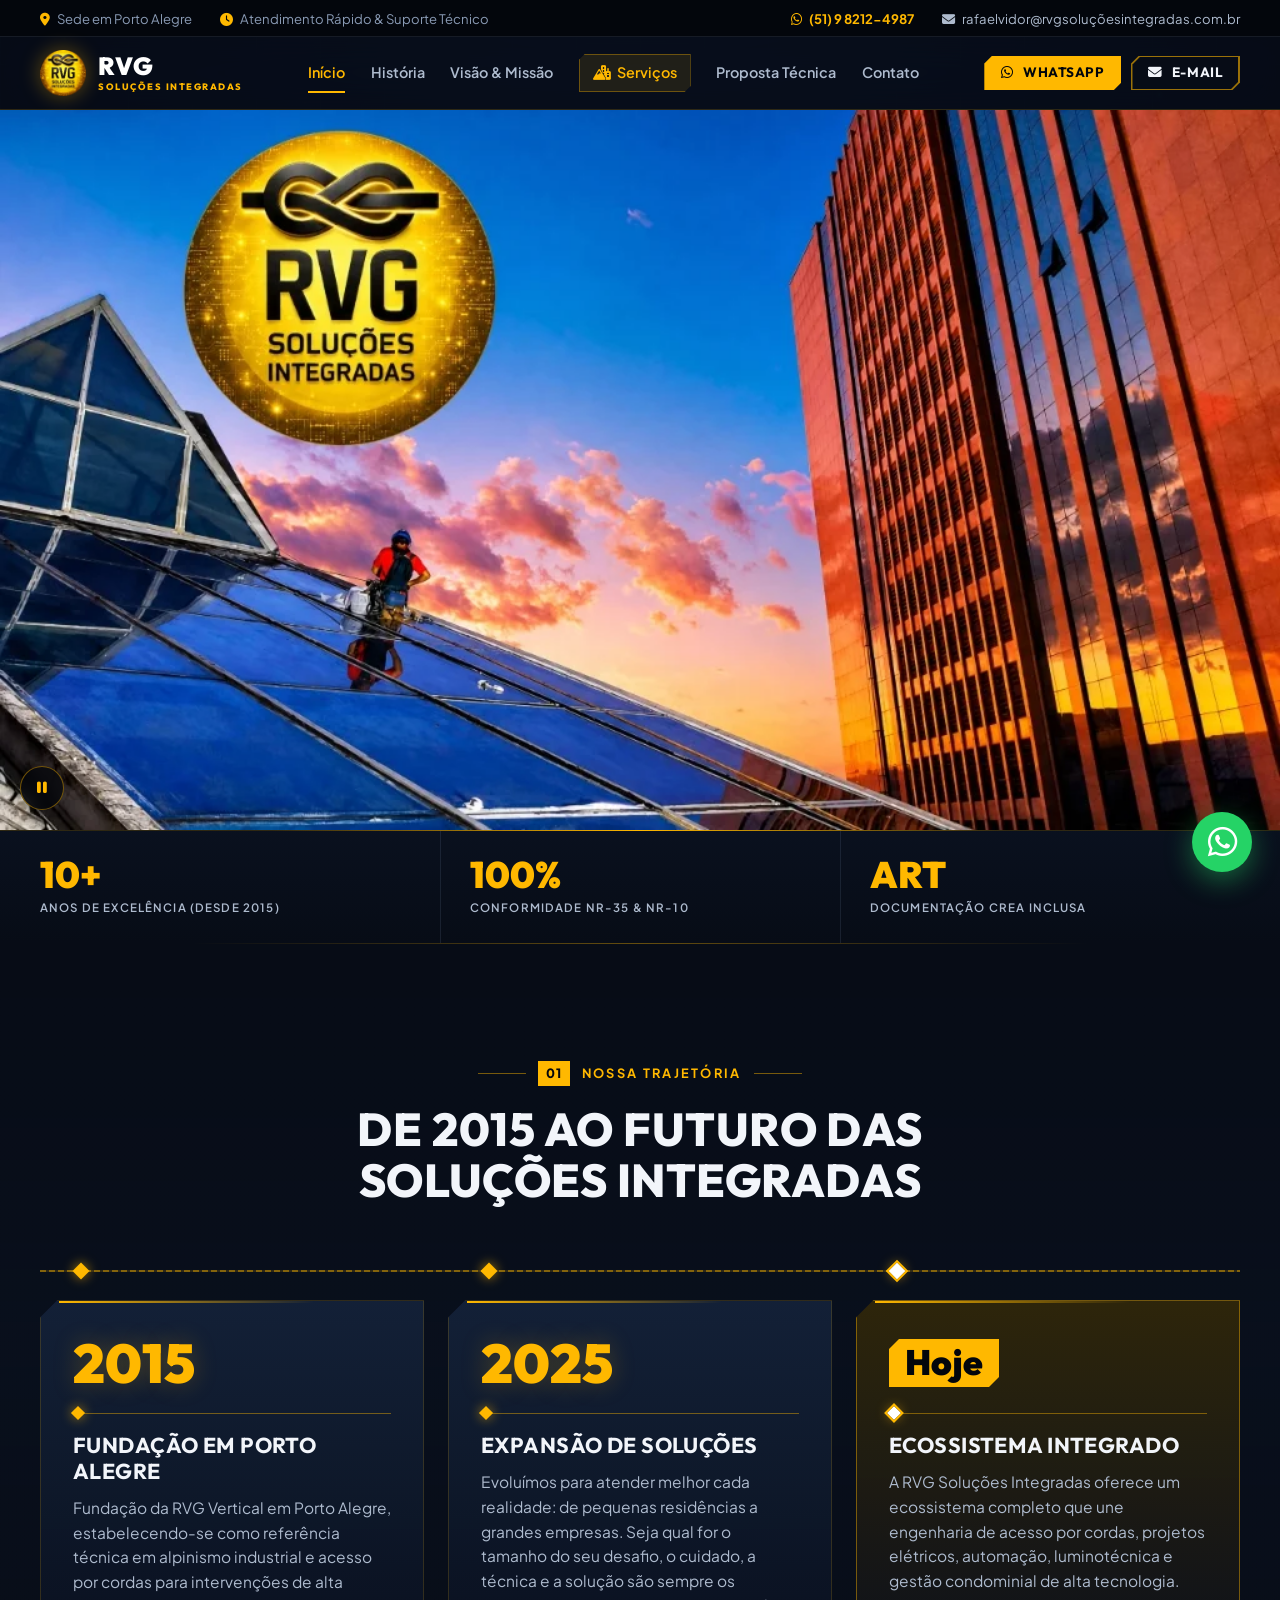
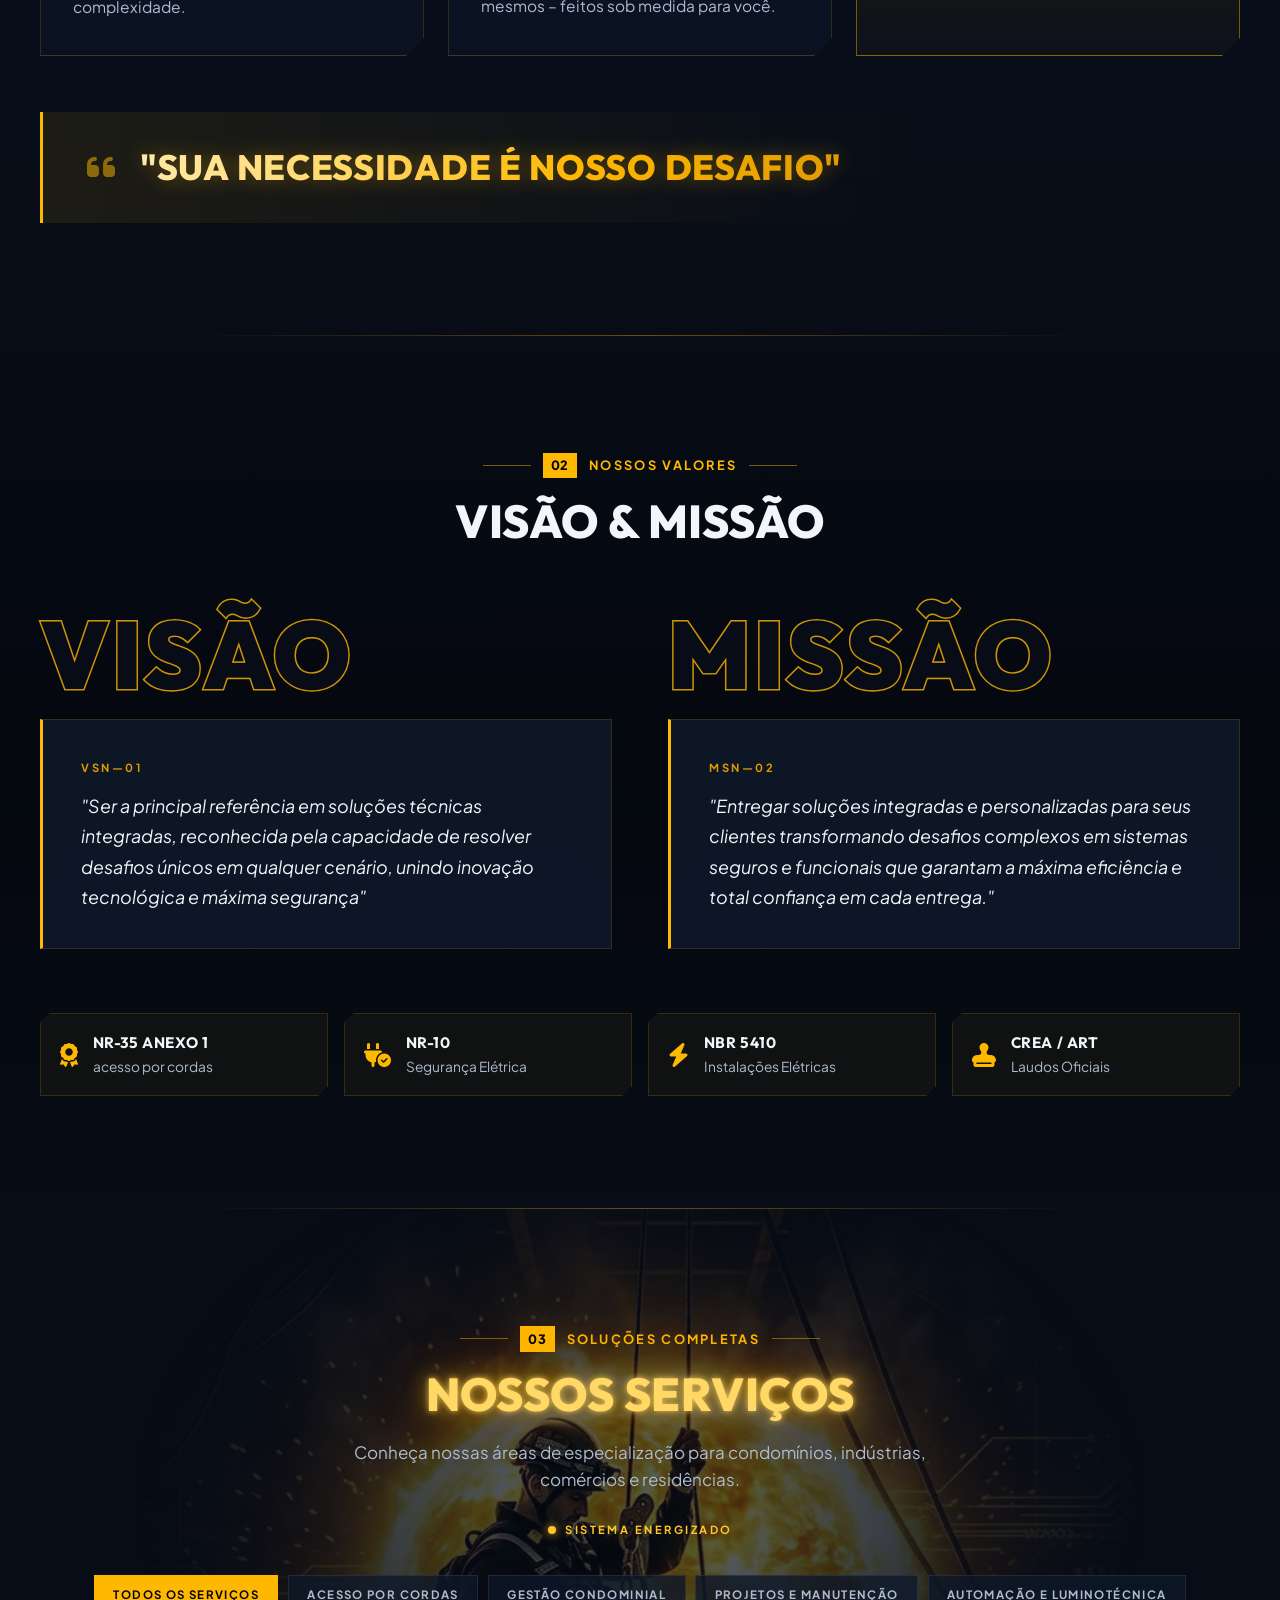
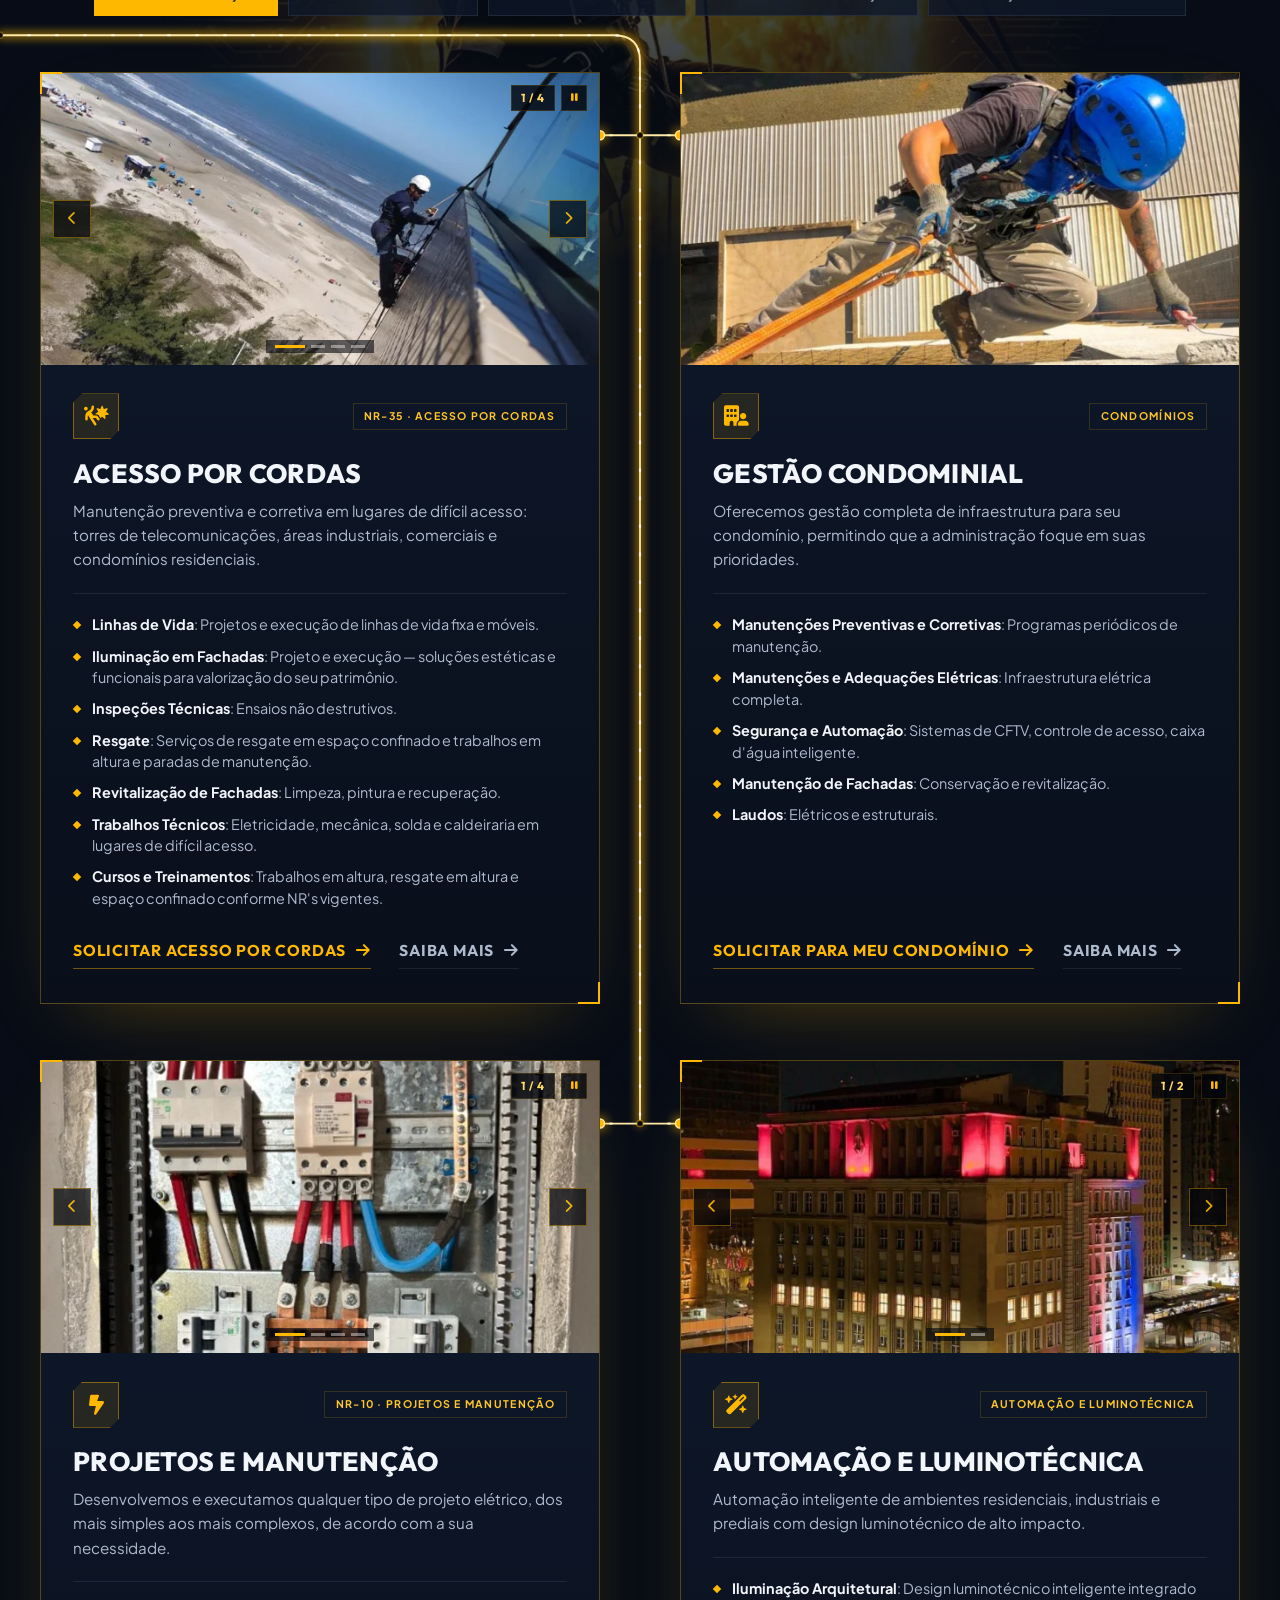
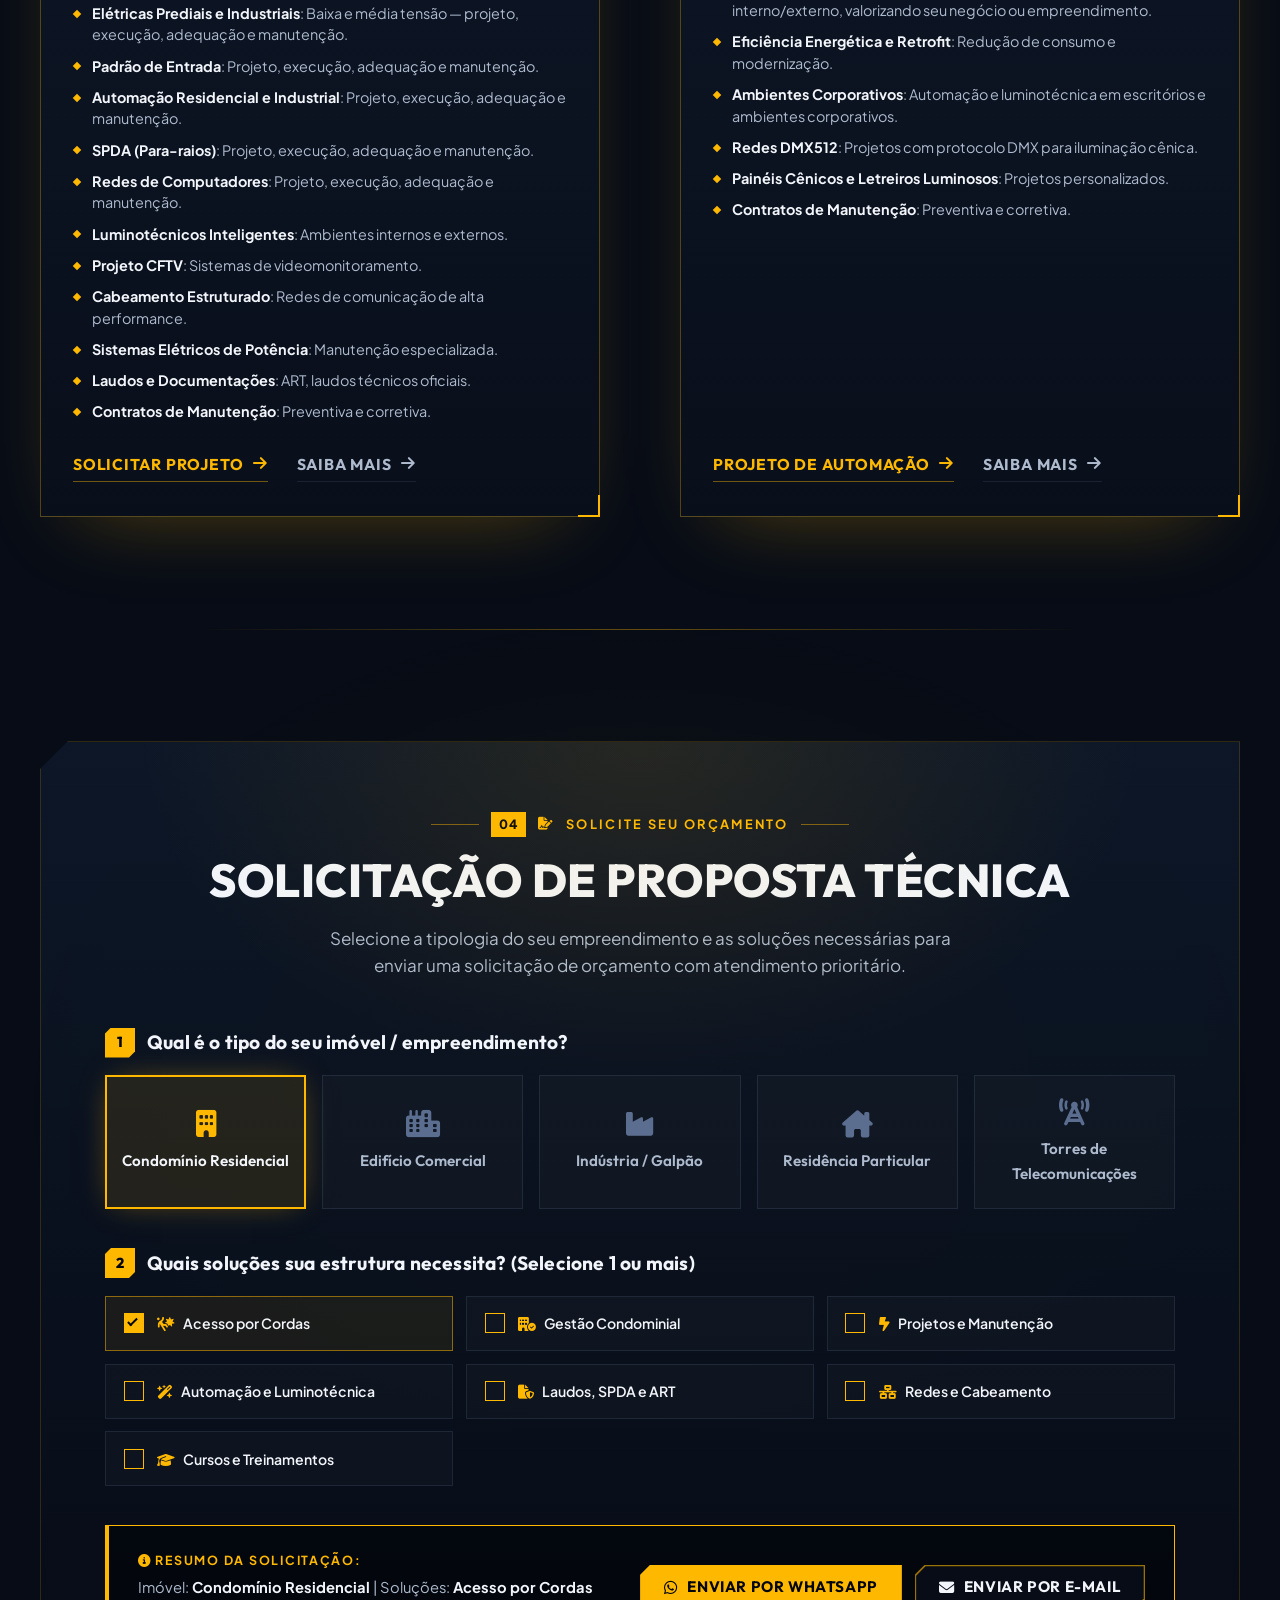
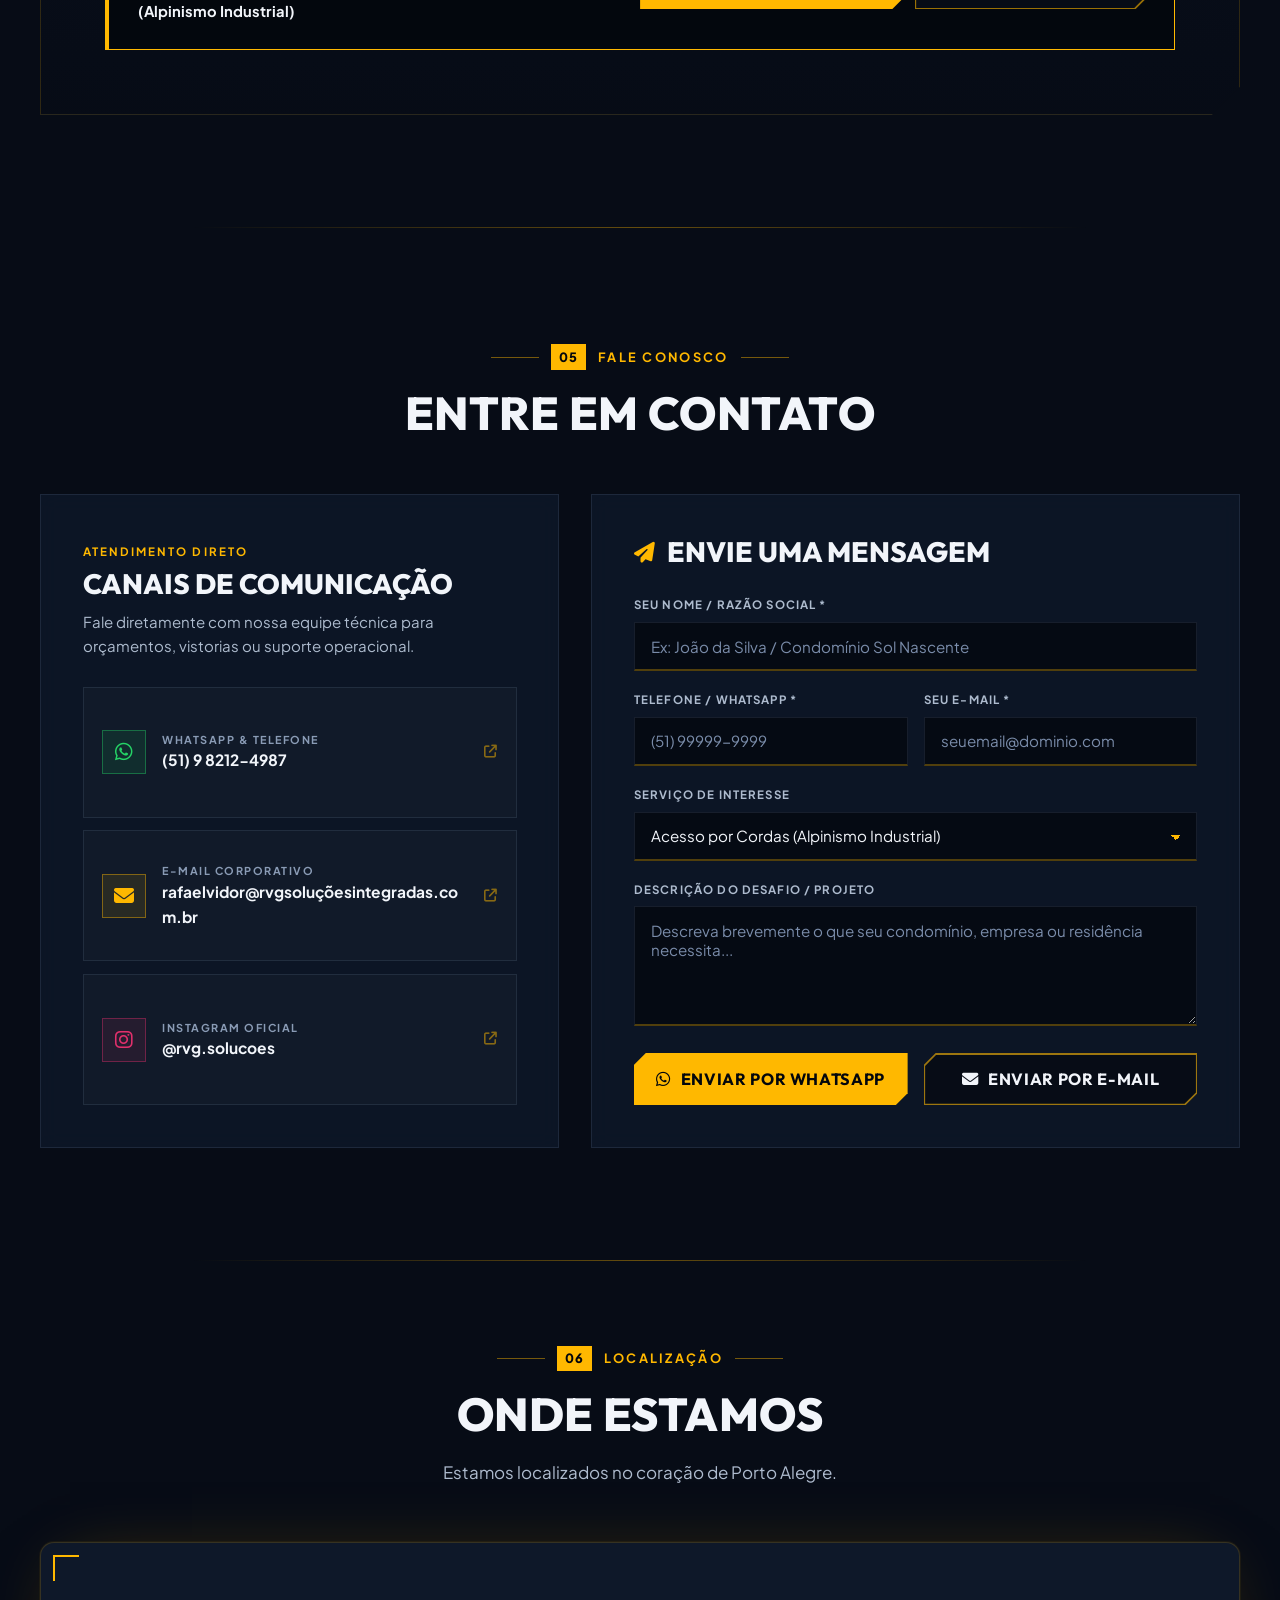
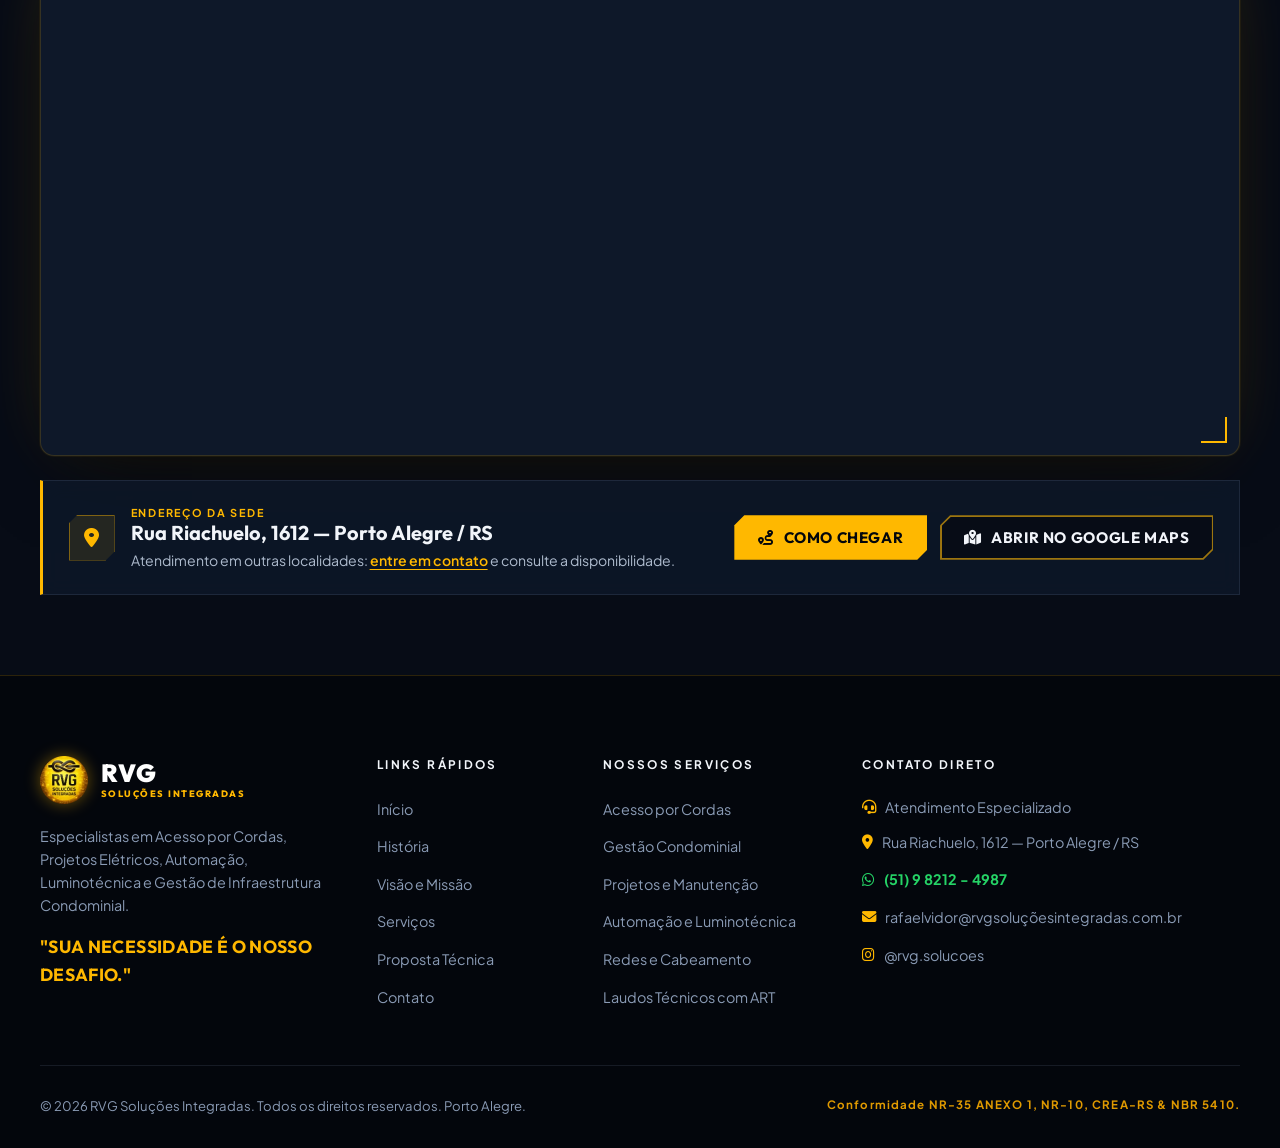
<file: index.html>
<!DOCTYPE html>
<html lang="pt-BR">
<head>
    <meta charset="UTF-8">
    <meta name="viewport" content="width=device-width, initial-scale=1.0">
    <title>RVG Soluções Integradas | Acesso por Cordas, Elétrica e Automação</title>
    <meta name="description" content="Acesso por cordas, projetos e manutenção elétrica, automação, luminotécnica e gestão condominial. RVG Soluções Integradas, com sede em Porto Alegre.">
    <meta name="robots" content="index, follow, max-image-preview:large">
    <link rel="canonical" href="/">
    <meta name="theme-color" content="#070C16">

    <!-- Compartilhamento (Open Graph / Twitter). URLs absolutas são geradas no build (tools/build.ps1) -->
    <meta property="og:type" content="website">
    <meta property="og:locale" content="pt_BR">
    <meta property="og:site_name" content="RVG Soluções Integradas">
    <meta property="og:title" content="RVG Soluções Integradas | Acesso por Cordas, Elétrica e Automação">
    <meta property="og:description" content="Acesso por cordas, projetos e manutenção elétrica, automação, luminotécnica e gestão condominial. Sede em Porto Alegre.">
    <meta property="og:url" content="/">
    <meta property="og:image" content="/assets/img/og-image.jpg">
    <meta property="og:image:width" content="1200">
    <meta property="og:image:height" content="630">
    <meta property="og:image:alt" content="RVG Soluções Integradas: profissional em acesso por cordas na fachada de um edifício">
    <meta name="twitter:card" content="summary_large_image">
    <meta name="twitter:title" content="RVG Soluções Integradas | Acesso por Cordas, Elétrica e Automação">
    <meta name="twitter:description" content="Acesso por cordas, projetos e manutenção elétrica, automação, luminotécnica e gestão condominial.">
    <meta name="twitter:image" content="/assets/img/og-image.jpg">

    <!-- Ícones -->
    <link rel="icon" href="favicon.ico" sizes="any">
    <link rel="icon" type="image/png" sizes="96x96" href="favicon-96x96.png">
    <link rel="apple-touch-icon" sizes="180x180" href="apple-touch-icon.png">
    <link rel="manifest" href="site.webmanifest">

    <!-- Quadro de abertura do vídeo (candidato a LCP): baixado com prioridade -->
    <link rel="preload" as="image" href="assets/img/hero-poster.webp" type="image/webp" fetchpriority="high">

    <!-- Fontes (Outfit nos títulos, Plus Jakarta Sans no texto): apenas os pesos usados -->
    <link rel="preconnect" href="https://fonts.googleapis.com">
    <link rel="preconnect" href="https://fonts.gstatic.com" crossorigin>
    <link href="https://fonts.googleapis.com/css2?family=Outfit:wght@600..900&family=Plus+Jakarta+Sans:wght@400..800&display=swap" rel="stylesheet">

    <!-- Font Awesome 6.5.1 (integridade verificada contra o CDN) -->
    <link rel="stylesheet" href="https://cdnjs.cloudflare.com/ajax/libs/font-awesome/6.5.1/css/all.min.css" integrity="sha512-DTOQO9RWCH3ppGqcWaEA1BIZOC6xxalwEsw9c2QQeAIftl+Vegovlnee1c9QX4TctnWMn13TZye+giMm8e2LwA==" crossorigin="anonymous" referrerpolicy="no-referrer">

    <link rel="stylesheet" href="css/styles.css">
    <script src="js/js-flag.js"></script>
</head>
<body>
<div class="page-wrapper">

    <!-- Fundo: partículas + grade técnica -->
    <canvas id="bg-canvas" class="bg-canvas" aria-hidden="true"></canvas>
    <div class="bg-grid" aria-hidden="true"></div>

    <!-- Efeito "power up" dos serviços: blecaute global (opacidade controlada pela rolagem) -->
    <div class="power_blackout" aria-hidden="true"></div>

    <!-- Top Bar -->
    <div class="topbar_component">
        <div class="padding-global">
            <div class="container-large">
                <div class="topbar_content">
                    <div class="topbar_info">
                        <span><i class="fa-solid fa-location-dot"></i> Sede em Porto Alegre</span>
                        <span><i class="fa-solid fa-clock"></i> Atendimento Rápido &amp; Suporte Técnico</span>
                    </div>
                    <div class="topbar_contact">
                        <a href="https://wa.me/5551982124987?text=Ol%C3%A1%2C%20gostaria%20de%20solicitar%20um%20or%C3%A7amento%20com%20a%20RVG%20Solu%C3%A7%C3%B5es%20Integradas." target="_blank" rel="noopener" class="topbar_link is-phone">
                            <i class="fa-brands fa-whatsapp"></i> (51) 9 8212-4987
                        </a>
                        <a href="mailto:rafaelvidor@xn--rvgsoluesintegradas-cyb80a.com.br" class="topbar_link">
                            <i class="fa-solid fa-envelope"></i> rafaelvidor@rvgsoluçõesintegradas.com.br
                        </a>
                    </div>
                </div>
            </div>
        </div>
    </div>

    <!-- Navbar -->
    <header class="navbar_component" id="header">
        <div class="padding-global">
            <div class="container-large">
                <div class="navbar_container">
                    <a href="#hero" class="navbar_logo-link" aria-label="RVG Soluções Integradas — Início">
                        <img src="assets/img/logo-96.webp" alt="RVG Soluções Integradas Logo Oficial" class="navbar_logo" width="48" height="48">
                        <span class="navbar_brand">
                            <span class="navbar_brand-title">RVG</span>
                            <span class="navbar_brand-subtitle">SOLUÇÕES INTEGRADAS</span>
                        </span>
                    </a>

                    <nav class="navbar_menu" id="nav-menu" aria-label="Navegação principal">
                        <ul class="navbar_menu-list">
                            <li><a href="#hero" class="navbar_link is-active">Início</a></li>
                            <li><a href="#historia" class="navbar_link">História</a></li>
                            <li><a href="#visao-missao" class="navbar_link">Visão &amp; Missão</a></li>
                            <li><a href="#servicos" class="navbar_link is-highlight"><i class="fa-solid fa-mountain-city"></i> Serviços</a></li>
                            <li><a href="#proposta-tecnica" class="navbar_link">Proposta Técnica</a></li>
                            <li><a href="#contato" class="navbar_link">Contato</a></li>
                        </ul>
                        <div class="navbar_mobile-actions">
                            <a href="https://wa.me/5551982124987?text=Ol%C3%A1%2C%20preciso%20de%20um%20atendimento%20t%C3%A9cnico%20da%20RVG." target="_blank" rel="noopener" class="button is-full">
                                <i class="fa-brands fa-whatsapp"></i> WhatsApp: (51) 9 8212-4987
                            </a>
                            <a href="mailto:rafaelvidor@xn--rvgsoluesintegradas-cyb80a.com.br?subject=Solicita%C3%A7%C3%A3o%20de%20Or%C3%A7amento%20-%20RVG%20Solu%C3%A7%C3%B5es" class="button is-secondary is-full">
                                <i class="fa-solid fa-envelope"></i> E-mail Corporativo
                            </a>
                        </div>
                    </nav>

                    <div class="navbar_button-wrapper">
                        <a href="https://wa.me/5551982124987?text=Ol%C3%A1%2C%20preciso%20de%20um%20atendimento%20t%C3%A9cnico%20da%20RVG." target="_blank" rel="noopener" class="button is-small" title="WhatsApp Direto">
                            <i class="fa-brands fa-whatsapp"></i> WhatsApp
                        </a>
                        <a href="mailto:rafaelvidor@xn--rvgsoluesintegradas-cyb80a.com.br?subject=Solicita%C3%A7%C3%A3o%20de%20Or%C3%A7amento%20-%20RVG%20Solu%C3%A7%C3%B5es" class="button is-secondary is-small" title="Enviar E-mail">
                            <i class="fa-solid fa-envelope"></i> E-mail
                        </a>
                    </div>

                    <div class="navbar_mobile-buttons">
                        <a href="https://wa.me/5551982124987?text=Ol%C3%A1%2C%20gostaria%20de%20um%20or%C3%A7amento%20com%20a%20RVG%20Solu%C3%A7%C3%B5es." target="_blank" rel="noopener" class="navbar_wa-button" aria-label="Falar no WhatsApp">
                            <i class="fa-brands fa-whatsapp"></i>
                        </a>
                        <button class="navbar_menu-button" id="mobile-toggle" aria-label="Abrir menu" aria-expanded="false" aria-controls="nav-menu">
                            <i class="fa-solid fa-bars"></i>
                        </button>
                    </div>
                </div>
            </div>
        </div>
    </header>

    <main class="main-wrapper">

        <!-- ============================================================
             HERO (vídeo animado)
             ============================================================ -->
        <section class="section_hero" id="hero" aria-label="Apresentação da RVG Soluções Integradas">
            <div class="hero_component">
                <!-- Vídeo inteiro (16:9), sem texto, botões ou camada escura por cima -->
                <div class="hero_stage">
                    <video class="hero_image is-video" id="hero-video" autoplay muted loop playsinline preload="auto" poster="assets/img/hero-poster.webp" width="1024" height="576" aria-hidden="true" tabindex="-1">
                        <source src="assets/animacao-do-home.mp4" type="video/mp4">
                    </video>
                    <button type="button" class="hero_video-toggle" id="hero-video-toggle" aria-label="Pausar vídeo" aria-pressed="false" title="Pausar vídeo"><i class="fa-solid fa-pause"></i></button>
                </div>

                <div class="hero_stats">
                    <div class="padding-global">
                        <div class="container-large">
                            <div class="hero_stats-list">
                                <div class="hero_stats-item">
                                    <span class="hero_stats-number">10+</span>
                                    <span class="hero_stats-label">anos de excelência (Desde 2015)</span>
                                </div>
                                <div class="hero_stats-item">
                                    <span class="hero_stats-number">100%</span>
                                    <span class="hero_stats-label">Conformidade NR-35 &amp; NR-10</span>
                                </div>
                                <div class="hero_stats-item">
                                    <span class="hero_stats-number">ART</span>
                                    <span class="hero_stats-label">Documentação CREA Inclusa</span>
                                </div>
                            </div>
                        </div>
                    </div>
                </div>
            </div>
        </section>

        <!-- ============================================================
             HISTÓRIA (linha do tempo estática: horizontal no desktop, vertical no celular)
             ============================================================ -->
        <section class="section_timeline" id="historia">
            <div class="padding-global">
                <div class="container-large">
                    <div class="padding-section-large">
                        <div class="section-heading_component is-center">
                            <div class="section-heading_label"><span class="section-heading_index">01</span> Nossa Trajetória</div>
                            <h1 class="section-heading_title">De 2015 ao futuro das soluções integradas</h1>
                        </div>

                        <div class="timeline_list">
                            <article class="timeline_item">
                                <div class="timeline_card">
                                    <div class="timeline_year">2015</div>
                                    <div class="timeline_marker"></div>
                                    <h3 class="timeline_title">Fundação em Porto Alegre</h3>
                                    <p class="timeline_text">Fundação da RVG Vertical em Porto Alegre, estabelecendo-se como referência técnica em alpinismo industrial e acesso por cordas para intervenções de alta complexidade.</p>
                                </div>
                            </article>

                            <article class="timeline_item">
                                <div class="timeline_card">
                                    <div class="timeline_year">2025</div>
                                    <div class="timeline_marker"></div>
                                    <h3 class="timeline_title">Expansão de Soluções</h3>
                                    <p class="timeline_text">Evoluímos para atender melhor cada realidade: de pequenas residências a grandes empresas. Seja qual for o tamanho do seu desafio, o cuidado, a técnica e a solução são sempre os mesmos – feitos sob medida para você.</p>
                                </div>
                            </article>

                            <article class="timeline_item is-today">
                                <div class="timeline_card">
                                    <div class="timeline_year is-today">Hoje</div>
                                    <div class="timeline_marker is-active"></div>
                                    <h3 class="timeline_title">Ecossistema Integrado</h3>
                                    <p class="timeline_text">A RVG Soluções Integradas oferece um ecossistema completo que une engenharia de acesso por cordas, projetos elétricos, automação, luminotécnica e gestão condominial de alta tecnologia.</p>
                                </div>
                            </article>
                        </div>

                        <blockquote class="quote_component">
                            <i class="fa-solid fa-quote-left quote_icon"></i>
                            <p class="quote_text">"Sua necessidade é nosso desafio"</p>
                        </blockquote>
                    </div>
                </div>
            </div>
        </section>

        <!-- ============================================================
             VISÃO & MISSÃO
             ============================================================ -->
        <section class="section_vision" id="visao-missao">
            <div class="padding-global">
                <div class="container-large">
                    <div class="padding-section-large">
                        <div class="section-heading_component is-center" data-reveal>
                            <div class="section-heading_label"><span class="section-heading_index">02</span> Nossos Valores</div>
                            <h2 class="section-heading_title">Visão &amp; Missão</h2>
                        </div>

                        <div class="vision_grid">
                            <div class="vision_item" data-reveal>
                                <h3 class="vision_huge-title">Visão</h3>
                                <div class="vision_card">
                                    <span class="vision_card-code">VSN—01</span>
                                    <p class="vision_quote">"Ser a principal referência em soluções técnicas integradas, reconhecida pela capacidade de resolver desafios únicos em qualquer cenário, unindo inovação tecnológica e máxima segurança"</p>
                                </div>
                            </div>
                            <div class="vision_item" data-reveal>
                                <h3 class="vision_huge-title">Missão</h3>
                                <div class="vision_card">
                                    <span class="vision_card-code">MSN—02</span>
                                    <p class="vision_quote">"Entregar soluções integradas e personalizadas para seus clientes transformando desafios complexos em sistemas seguros e funcionais que garantam a máxima eficiência e total confiança em cada entrega."</p>
                                </div>
                            </div>
                        </div>

                        <div class="compliance_list" data-reveal>
                            <div class="compliance_item">
                                <i class="fa-solid fa-award"></i>
                                <span><strong>NR-35 ANEXO 1</strong> acesso por cordas</span>
                            </div>
                            <div class="compliance_item">
                                <i class="fa-solid fa-plug-circle-check"></i>
                                <span><strong>NR-10</strong> Segurança Elétrica</span>
                            </div>
                            <div class="compliance_item">
                                <i class="fa-solid fa-bolt"></i>
                                <span><strong>NBR 5410</strong> Instalações Elétricas</span>
                            </div>
                            <div class="compliance_item">
                                <i class="fa-solid fa-stamp"></i>
                                <span><strong>CREA / ART</strong> Laudos Oficiais</span>
                            </div>
                        </div>
                    </div>
                </div>
            </div>
        </section>

        <!-- ============================================================
             SERVIÇOS — efeito "power up": o fundo escurece, o conduíte acende
             e os blocos são energizados em sequência conforme a rolagem
             ============================================================ -->
        <section class="section_power" id="servicos">
            <div class="power_background" aria-hidden="true">
                <img src="assets/img/power-bg.webp" alt="" class="power_background-image" width="1376" height="768" loading="lazy" decoding="async" fetchpriority="low">
            </div>
            <svg class="power_circuit" aria-hidden="true" focusable="false">
                <defs>
                    <filter id="power-neon" x="-50%" y="-50%" width="200%" height="200%">
                        <feGaussianBlur stdDeviation="4" />
                    </filter>
                </defs>
                <g class="power_circuit-base"></g>
                <g class="power_circuit-glow"></g>
                <g class="power_circuit-core"></g>
                <g class="power_circuit-flow"></g>
                <g class="power_circuit-nodes"></g>
                <circle class="power_spark" r="4" cx="-20" cy="-20" />
            </svg>

            <div class="padding-global">
                <div class="container-large">
                    <div class="padding-section-large">
                        <div class="power_header">
                            <div class="section-heading_component is-center">
                                <div class="section-heading_label"><span class="section-heading_index">03</span> Soluções Completas</div>
                                <h2 class="section-heading_title power_heading">Nossos Serviços</h2>
                                <p class="section-heading_subtitle">Conheça nossas áreas de especialização para condomínios, indústrias, comércios e residências.</p>
                            </div>
                            <div class="power_status" aria-hidden="true">
                                <span class="power_status-dot"></span>
                                <span class="power_status-text">SISTEMA DESENERGIZADO</span>
                            </div>
                        </div>

                        <!-- Filtro de categorias -->
                        <div class="services_filter" role="group" aria-label="Filtrar serviços">
                            <button class="services_filter-button is-active" data-filter="all">Todos os Serviços</button>
                            <button class="services_filter-button" data-filter="cordas">Acesso por Cordas</button>
                            <button class="services_filter-button" data-filter="condominio">Gestão Condominial</button>
                            <button class="services_filter-button" data-filter="projetos">Projetos e Manutenção</button>
                            <button class="services_filter-button" data-filter="automacao">Automação e Luminotécnica</button>
                        </div>

                        <div class="services_list">

                            <!-- 1. ACESSO POR CORDAS -->
                            <article class="services_item" data-category="cordas">
                                <div class="carousel_component" data-autoplay="true" data-interval="4000" role="group" aria-roledescription="carrossel" aria-label="Fotos de Acesso por Cordas">
                                    <div class="carousel_mask">
                                        <div class="carousel_track">
                                            <div class="carousel_slide"><picture><source type="image/webp" srcset="assets/img/servico_acesso_cordas-640.webp 640w, assets/img/servico_acesso_cordas-1200.webp 1200w" sizes="(min-width: 1360px) 560px, (min-width: 992px) calc((100vw - 160px) / 2), calc(100vw - 72px)"><img src="assets/result_servico_acesso_cordas.jpg" alt="Profissional em acesso por cordas na fachada de um edifício, com praia ao fundo" class="carousel_image" width="1200" height="628" loading="lazy" decoding="async"></picture></div>
                                            <div class="carousel_slide"><picture><source type="image/webp" srcset="assets/img/acesso_cordas_02-640.webp 640w, assets/img/acesso_cordas_02-1200.webp 1200w" sizes="(min-width: 1360px) 560px, (min-width: 992px) calc((100vw - 160px) / 2), calc(100vw - 72px)"><img src="assets/result_acesso_cordas_02.jpg" alt="Acesso por Cordas - Vista Superior e Ancoragem em Altura" class="carousel_image" width="1198" height="628" loading="lazy" decoding="async"></picture></div>
                                            <div class="carousel_slide"><picture><source type="image/webp" srcset="assets/img/acesso_cordas_03-640.webp 640w, assets/img/acesso_cordas_03-1200.webp 1200w" sizes="(min-width: 1360px) 560px, (min-width: 992px) calc((100vw - 160px) / 2), calc(100vw - 72px)"><img src="assets/result_acesso_cordas_03.jpg" alt="Acesso por Cordas - Manutenção em Estrutura de Galpão Industrial" class="carousel_image" width="1200" height="628" loading="lazy" decoding="async"></picture></div>
                                            <div class="carousel_slide"><picture><source type="image/webp" srcset="assets/img/acesso_cordas_04-640.webp 640w, assets/img/acesso_cordas_04-1200.webp 1200w" sizes="(min-width: 1360px) 560px, (min-width: 992px) calc((100vw - 160px) / 2), calc(100vw - 72px)"><img src="assets/result_acesso_cordas_04.jpg" alt="Acesso por Cordas - Limpeza e Revitalização de Fachada Predial" class="carousel_image" width="1198" height="628" loading="lazy" decoding="async"></picture></div>
                                        </div>
                                    </div>
                                    <button type="button" class="carousel_button is-prev" aria-label="Foto Anterior"><i class="fa-solid fa-chevron-left"></i></button>
                                    <button type="button" class="carousel_button is-next" aria-label="Próxima Foto"><i class="fa-solid fa-chevron-right"></i></button>
                                    <div class="carousel_controls">
                                        <span class="carousel_counter">1 / 4</span>
                                        <button type="button" class="carousel_play-toggle" aria-label="Pausar rotação automática" title="Pausar rotação automática"><i class="fa-solid fa-pause"></i></button>
                                    </div>
                                    <div class="carousel_dots"></div>
                                </div>
                                <div class="services_body">
                                    <div class="services_meta">
                                        <div class="services_icon"><i class="fa-solid fa-person-falling-burst"></i></div>
                                        <span class="services_tag">NR-35 · Acesso por Cordas</span>
                                    </div>
                                    <h3 class="services_title">Acesso por Cordas</h3>
                                    <p class="services_text">Manutenção preventiva e corretiva em lugares de difícil acesso: torres de telecomunicações, áreas industriais, comerciais e condomínios residenciais.</p>
                                    <ul class="services_feature-list">
                                        <li class="services_feature-item"><strong>Linhas de Vida</strong>: Projetos e execução de linhas de vida fixa e móveis.</li>
                                        <li class="services_feature-item"><strong>Iluminação em Fachadas</strong>: Projeto e execução — soluções estéticas e funcionais para valorização do seu patrimônio.</li>
                                        <li class="services_feature-item"><strong>Inspeções Técnicas</strong>: Ensaios não destrutivos.</li>
                                        <li class="services_feature-item"><strong>Resgate</strong>: Serviços de resgate em espaço confinado e trabalhos em altura e paradas de manutenção.</li>
                                        <li class="services_feature-item"><strong>Revitalização de Fachadas</strong>: Limpeza, pintura e recuperação.</li>
                                        <li class="services_feature-item"><strong>Trabalhos Técnicos</strong>: Eletricidade, mecânica, solda e caldeiraria em lugares de difícil acesso.</li>
                                        <li class="services_feature-item"><strong>Cursos e Treinamentos</strong>: Trabalhos em altura, resgate em altura e espaço confinado conforme NR's vigentes.</li>
                                    </ul>
                                    <div class="services_actions">
                                        <a href="https://wa.me/5551982124987?text=Gostaria%20de%20saber%20mais%20sobre%20Acesso%20por%20Cordas." target="_blank" rel="noopener" class="services_link"> Solicitar Acesso por Cordas <i class="fa-solid fa-arrow-right"></i> </a>
                                        <a href="servicos/acesso-por-cordas/" class="services_link is-secondary" aria-label="Saiba mais sobre Acesso por Cordas">Saiba mais <i class="fa-solid fa-arrow-right"></i></a>
                                    </div>
                                </div>
                            </article>

                            <!-- 2. GESTÃO CONDOMINIAL -->
                            <article class="services_item" data-category="condominio">
                                <!-- Uma única imagem: apresentação estática (sem setas, contador, pontos, troca automática ou gestos) -->
                                <div class="carousel_component is-static" data-autoplay="false">
                                    <div class="carousel_mask">
                                        <div class="carousel_track">
                                            <div class="carousel_slide"><picture><source type="image/webp" srcset="assets/img/servico_gestao_condominial-640.webp 640w, assets/img/servico_gestao_condominial-1200.webp 1200w" sizes="(min-width: 1360px) 560px, (min-width: 992px) calc((100vw - 160px) / 2), calc(100vw - 72px)"><img src="assets/result_servico_gestao_condominial.jpg" alt="Profissional da RVG em acesso por cordas executando serviço em uma edificação" class="carousel_image" width="1200" height="628" loading="lazy" decoding="async"></picture></div>
                                        </div>
                                    </div>
                                </div>
                                <div class="services_body">
                                    <div class="services_meta">
                                        <div class="services_icon"><i class="fa-solid fa-building-user"></i></div>
                                        <span class="services_tag">Condomínios</span>
                                    </div>
                                    <h3 class="services_title">Gestão Condominial</h3>
                                    <p class="services_text">Oferecemos gestão completa de infraestrutura para seu condomínio, permitindo que a administração foque em suas prioridades.</p>
                                    <ul class="services_feature-list">
                                        <li class="services_feature-item"><strong>Manutenções Preventivas e Corretivas</strong>: Programas periódicos de manutenção.</li>
                                        <li class="services_feature-item"><strong>Manutenções e Adequações Elétricas</strong>: Infraestrutura elétrica completa.</li>
                                        <li class="services_feature-item"><strong>Segurança e Automação</strong>: Sistemas de CFTV, controle de acesso, caixa d'água inteligente.</li>
                                        <li class="services_feature-item"><strong>Manutenção de Fachadas</strong>: Conservação e revitalização.</li>
                                        <li class="services_feature-item"><strong>Laudos</strong>: Elétricos e estruturais.</li>
                                    </ul>
                                    <div class="services_actions">
                                        <a href="https://wa.me/5551982124987?text=Gostaria%20de%20saber%20mais%20sobre%20Gest%C3%A3o%20Condominial." target="_blank" rel="noopener" class="services_link"> Solicitar para meu Condomínio <i class="fa-solid fa-arrow-right"></i> </a>
                                        <a href="servicos/gestao-condominial/" class="services_link is-secondary" aria-label="Saiba mais sobre Gestão Condominial">Saiba mais <i class="fa-solid fa-arrow-right"></i></a>
                                    </div>
                                </div>
                            </article>

                            <!-- 3. PROJETOS E MANUTENÇÃO -->
                            <article class="services_item" data-category="projetos">
                                <div class="carousel_component" data-autoplay="true" data-interval="4000" role="group" aria-roledescription="carrossel" aria-label="Fotos de Projetos e Manutenção">
                                    <div class="carousel_mask">
                                        <div class="carousel_track">
                                            <div class="carousel_slide"><picture><source type="image/webp" srcset="assets/img/projetos_manutencao_02-640.webp 640w, assets/img/projetos_manutencao_02-1200.webp 1200w" sizes="(min-width: 1360px) 560px, (min-width: 992px) calc((100vw - 160px) / 2), calc(100vw - 72px)"><img src="assets/result_projetos_manutencao_02.jpg" alt="Quadro de distribuição elétrica com disjuntores e barramento de cobre" class="carousel_image" width="1198" height="628" loading="lazy" decoding="async"></picture></div>
                                            <div class="carousel_slide"><picture><source type="image/webp" srcset="assets/img/projetos_manutencao_03-640.webp 640w, assets/img/projetos_manutencao_03-1200.webp 1200w" sizes="(min-width: 1360px) 560px, (min-width: 992px) calc((100vw - 160px) / 2), calc(100vw - 72px)"><img src="assets/result_projetos_manutencao_03.jpg" alt="Disjuntores em trilho DIN com cabos conectados em quadro elétrico" class="carousel_image" width="1198" height="628" loading="lazy" decoding="async"></picture></div>
                                            <div class="carousel_slide"><picture><source type="image/webp" srcset="assets/img/projetos_manutencao_05-640.webp 640w, assets/img/projetos_manutencao_05-1200.webp 1200w" sizes="(min-width: 1360px) 560px, (min-width: 992px) calc((100vw - 160px) / 2), calc(100vw - 72px)"><img src="assets/result_projetos_manutencao_05.jpeg" alt="Controlador programável (CLP) com fonte e fiação organizada em painel de automação" class="carousel_image" width="1199" height="628" loading="lazy" decoding="async"></picture></div>
                                            <div class="carousel_slide"><picture><source type="image/webp" srcset="assets/img/projetos_manutencao_06-640.webp 640w, assets/img/projetos_manutencao_06-1200.webp 1200w" sizes="(min-width: 1360px) 560px, (min-width: 992px) calc((100vw - 160px) / 2), calc(100vw - 72px)"><img src="assets/result_projetos_manutencao_06.jpg" alt="Padrão de Entrada e Disjuntor em Caixa Moldada com Barramento" class="carousel_image" width="1198" height="628" loading="lazy" decoding="async"></picture></div>
                                        </div>
                                    </div>
                                    <button type="button" class="carousel_button is-prev" aria-label="Foto Anterior"><i class="fa-solid fa-chevron-left"></i></button>
                                    <button type="button" class="carousel_button is-next" aria-label="Próxima Foto"><i class="fa-solid fa-chevron-right"></i></button>
                                    <div class="carousel_controls">
                                        <span class="carousel_counter">1 / 4</span>
                                        <button type="button" class="carousel_play-toggle" aria-label="Pausar rotação automática" title="Pausar rotação automática"><i class="fa-solid fa-pause"></i></button>
                                    </div>
                                    <div class="carousel_dots"></div>
                                </div>
                                <div class="services_body">
                                    <div class="services_meta">
                                        <div class="services_icon"><i class="fa-solid fa-bolt-lightning"></i></div>
                                        <span class="services_tag">NR-10 · Projetos e Manutenção</span>
                                    </div>
                                    <h3 class="services_title">Projetos e Manutenção</h3>
                                    <p class="services_text">Desenvolvemos e executamos qualquer tipo de projeto elétrico, dos mais simples aos mais complexos, de acordo com a sua necessidade.</p>
                                    <ul class="services_feature-list">
                                        <li class="services_feature-item"><strong>Elétricas Prediais e Industriais</strong>: Baixa e média tensão — projeto, execução, adequação e manutenção.</li>
                                        <li class="services_feature-item"><strong>Padrão de Entrada</strong>: Projeto, execução, adequação e manutenção.</li>
                                        <li class="services_feature-item"><strong>Automação Residencial e Industrial</strong>: Projeto, execução, adequação e manutenção.</li>
                                        <li class="services_feature-item"><strong>SPDA (Para-raios)</strong>: Projeto, execução, adequação e manutenção.</li>
                                        <li class="services_feature-item"><strong>Redes de Computadores</strong>: Projeto, execução, adequação e manutenção.</li>
                                        <li class="services_feature-item"><strong>Luminotécnicos Inteligentes</strong>: Ambientes internos e externos.</li>
                                        <li class="services_feature-item"><strong>Projeto CFTV</strong>: Sistemas de videomonitoramento.</li>
                                        <li class="services_feature-item"><strong>Cabeamento Estruturado</strong>: Redes de comunicação de alta performance.</li>
                                        <li class="services_feature-item"><strong>Sistemas Elétricos de Potência</strong>: Manutenção especializada.</li>
                                        <li class="services_feature-item"><strong>Laudos e Documentações</strong>: ART, laudos técnicos oficiais.</li>
                                        <li class="services_feature-item"><strong>Contratos de Manutenção</strong>: Preventiva e corretiva.</li>
                                    </ul>
                                    <div class="services_actions">
                                        <a href="https://wa.me/5551982124987?text=Gostaria%20de%20saber%20mais%20sobre%20Projetos%20e%20Manuten%C3%A7%C3%A3o." target="_blank" rel="noopener" class="services_link"> Solicitar Projeto <i class="fa-solid fa-arrow-right"></i> </a>
                                        <a href="servicos/projetos-e-manutencao/" class="services_link is-secondary" aria-label="Saiba mais sobre Projetos e Manutenção">Saiba mais <i class="fa-solid fa-arrow-right"></i></a>
                                    </div>
                                </div>
                            </article>

                            <!-- 4. AUTOMAÇÃO E LUMINOTÉCNICA -->
                            <article class="services_item" data-category="automacao">
                                <div class="carousel_component" data-autoplay="true" data-interval="4000" role="group" aria-roledescription="carrossel" aria-label="Fotos de Automação e Luminotécnica">
                                    <div class="carousel_mask">
                                        <div class="carousel_track">
                                            <div class="carousel_slide"><picture><source type="image/webp" srcset="assets/img/servico_automacao_luminotecnica-640.webp 640w, assets/img/servico_automacao_luminotecnica-1200.webp 1200w" sizes="(min-width: 1360px) 560px, (min-width: 992px) calc((100vw - 160px) / 2), calc(100vw - 72px)"><img src="assets/result_servico_automacao_luminotecnica.jpg" alt="Iluminação cênica colorida na fachada de um edifício à noite" class="carousel_image" width="1199" height="628" loading="lazy" decoding="async"></picture></div>
                                            <div class="carousel_slide"><picture><source type="image/webp" srcset="assets/img/luminotecnico_fachada_noturna-640.webp 640w, assets/img/luminotecnico_fachada_noturna-1200.webp 1200w" sizes="(min-width: 1360px) 560px, (min-width: 992px) calc((100vw - 160px) / 2), calc(100vw - 72px)"><img src="assets/result_luminotecnico_fachada_noturna.jpg" alt="Projeto Luminotécnico - Iluminação Cênica em Fachada Noturna" class="carousel_image" width="1200" height="628" loading="lazy" decoding="async"></picture></div>
                                        </div>
                                    </div>
                                    <button type="button" class="carousel_button is-prev" aria-label="Foto Anterior"><i class="fa-solid fa-chevron-left"></i></button>
                                    <button type="button" class="carousel_button is-next" aria-label="Próxima Foto"><i class="fa-solid fa-chevron-right"></i></button>
                                    <div class="carousel_controls">
                                        <span class="carousel_counter">1 / 2</span>
                                        <button type="button" class="carousel_play-toggle" aria-label="Pausar rotação automática" title="Pausar rotação automática"><i class="fa-solid fa-pause"></i></button>
                                    </div>
                                    <div class="carousel_dots"></div>
                                </div>
                                <div class="services_body">
                                    <div class="services_meta">
                                        <div class="services_icon"><i class="fa-solid fa-wand-magic-sparkles"></i></div>
                                        <span class="services_tag">Automação e Luminotécnica</span>
                                    </div>
                                    <h3 class="services_title">Automação e Luminotécnica</h3>
                                    <p class="services_text">Automação inteligente de ambientes residenciais, industriais e prediais com design luminotécnico de alto impacto.</p>
                                    <ul class="services_feature-list">
                                        <li class="services_feature-item"><strong>Iluminação Arquitetural</strong>: Design luminotécnico inteligente integrado interno/externo, valorizando seu negócio ou empreendimento.</li>
                                        <li class="services_feature-item"><strong>Eficiência Energética e Retrofit</strong>: Redução de consumo e modernização.</li>
                                        <li class="services_feature-item"><strong>Ambientes Corporativos</strong>: Automação e luminotécnica em escritórios e ambientes corporativos.</li>
                                        <li class="services_feature-item"><strong>Redes DMX512</strong>: Projetos com protocolo DMX para iluminação cênica.</li>
                                        <li class="services_feature-item"><strong>Painéis Cênicos e Letreiros Luminosos</strong>: Projetos personalizados.</li>
                                        <li class="services_feature-item"><strong>Contratos de Manutenção</strong>: Preventiva e corretiva.</li>
                                    </ul>
                                    <div class="services_actions">
                                        <a href="https://wa.me/5551982124987?text=Gostaria%20de%20saber%20mais%20sobre%20Automa%C3%A7%C3%A3o%20e%20Luminot%C3%A9cnica." target="_blank" rel="noopener" class="services_link"> Projeto de Automação <i class="fa-solid fa-arrow-right"></i> </a>
                                        <a href="servicos/automacao-e-luminotecnica/" class="services_link is-secondary" aria-label="Saiba mais sobre Automação e Luminotécnica">Saiba mais <i class="fa-solid fa-arrow-right"></i></a>
                                    </div>
                                </div>
                            </article>

                        </div>
                    </div>
                </div>
            </div>
        </section>

        <!-- ============================================================
             PROPOSTA TÉCNICA (solicitação de orçamento)
             ============================================================ -->
        <section class="section_proposal" id="proposta-tecnica">
            <div class="padding-global">
                <div class="container-large">
                    <div class="padding-section-large">
                        <div class="proposal_component" data-reveal>
                            <div class="section-heading_component is-center">
                                <div class="section-heading_label"><span class="section-heading_index">04</span> <i class="fa-solid fa-file-signature"></i> Solicite seu Orçamento</div>
                                <h2 class="section-heading_title">Solicitação de Proposta Técnica</h2>
                                <p class="section-heading_subtitle">Selecione a tipologia do seu empreendimento e as soluções necessárias para enviar uma solicitação de orçamento com atendimento prioritário.</p>
                            </div>

                            <div class="proposal_body">
                                <div class="proposal_step">
                                    <p class="proposal_step-label"><span class="proposal_step-number">1</span> Qual é o tipo do seu imóvel / empreendimento?</p>
                                    <div class="proposal_option-grid" id="property-type-group">
                                        <button class="proposal_option is-active" data-type="Condomínio Residencial" aria-pressed="true"><i class="fa-solid fa-building"></i><span>Condomínio Residencial</span></button>
                                        <button class="proposal_option" data-type="Edifício Comercial" aria-pressed="false"><i class="fa-solid fa-city"></i><span>Edifício Comercial</span></button>
                                        <button class="proposal_option" data-type="Indústria / Galpão" aria-pressed="false"><i class="fa-solid fa-industry"></i><span>Indústria / Galpão</span></button>
                                        <button class="proposal_option" data-type="Residência Particular" aria-pressed="false"><i class="fa-solid fa-house-chimney"></i><span>Residência Particular</span></button>
                                        <button class="proposal_option" data-type="Torres de Telecomunicações" aria-pressed="false"><i class="fa-solid fa-tower-cell"></i><span>Torres de Telecomunicações</span></button>
                                    </div>
                                </div>

                                <div class="proposal_step">
                                    <p class="proposal_step-label"><span class="proposal_step-number">2</span> Quais soluções sua estrutura necessita? (Selecione 1 ou mais)</p>
                                    <div class="proposal_check-grid">
                                        <label class="proposal_check"><input type="checkbox" value="Acesso por Cordas (Alpinismo Industrial)" checked><span class="proposal_check-box"></span><span class="proposal_check-title"><i class="fa-solid fa-person-falling-burst"></i> Acesso por Cordas</span></label>
                                        <label class="proposal_check"><input type="checkbox" value="Gestão de Infraestrutura Condominial"><span class="proposal_check-box"></span><span class="proposal_check-title"><i class="fa-solid fa-building-circle-check"></i> Gestão Condominial</span></label>
                                        <label class="proposal_check"><input type="checkbox" value="Projetos e Manutenção Elétrica"><span class="proposal_check-box"></span><span class="proposal_check-title"><i class="fa-solid fa-bolt-lightning"></i> Projetos e Manutenção</span></label>
                                        <label class="proposal_check"><input type="checkbox" value="Automação e Luminotécnica"><span class="proposal_check-box"></span><span class="proposal_check-title"><i class="fa-solid fa-wand-magic-sparkles"></i> Automação e Luminotécnica</span></label>
                                        <label class="proposal_check"><input type="checkbox" value="Laudos Técnicos / SPDA / ART"><span class="proposal_check-box"></span><span class="proposal_check-title"><i class="fa-solid fa-file-shield"></i> Laudos, SPDA e ART</span></label>
                                        <label class="proposal_check"><input type="checkbox" value="Redes de Computadores / Cabeamento Estruturado / Fibra"><span class="proposal_check-box"></span><span class="proposal_check-title"><i class="fa-solid fa-network-wired"></i> Redes e Cabeamento</span></label>
                                        <label class="proposal_check"><input type="checkbox" value="Cursos e Treinamentos (NR-35, Resgate em Altura)"><span class="proposal_check-box"></span><span class="proposal_check-title"><i class="fa-solid fa-graduation-cap"></i> Cursos e Treinamentos</span></label>
                                    </div>
                                </div>

                                <div class="proposal_result">
                                    <div class="proposal_result-info">
                                        <h3 class="proposal_result-title"><i class="fa-solid fa-circle-info"></i> Resumo da Solicitação:</h3>
                                        <p id="sim-summary-text" aria-live="polite">Imóvel: <strong>Condomínio Residencial</strong> | Soluções: <strong>Acesso por Cordas (Alpinismo Industrial)</strong></p>
                                        <p class="proposal_result-error" id="sim-error" role="alert"></p>
                                    </div>
                                    <div class="proposal_result-actions">
                                        <button class="button" id="btn-send-sim-wa"><i class="fa-brands fa-whatsapp"></i> Enviar por WhatsApp</button>
                                        <button class="button is-secondary" id="btn-send-sim-mail"><i class="fa-solid fa-envelope"></i> Enviar por E-mail</button>
                                    </div>
                                </div>
                            </div>
                        </div>
                    </div>
                </div>
            </div>
        </section>

        <!-- ============================================================
             CONTATO
             ============================================================ -->
        <section class="section_contact" id="contato">
            <div class="padding-global">
                <div class="container-large">
                    <div class="padding-section-large">
                        <div class="section-heading_component is-center" data-reveal>
                            <div class="section-heading_label"><span class="section-heading_index">05</span> Fale Conosco</div>
                            <h2 class="section-heading_title">Entre em Contato</h2>
                        </div>

                        <div class="contact_grid">
                            <div class="contact_info" data-reveal>
                                <div class="contact_info-header">
                                    <span class="contact_info-tag">Atendimento Direto</span>
                                    <h3 class="contact_info-title">Canais de Comunicação</h3>
                                    <p class="contact_info-text">Fale diretamente com nossa equipe técnica para orçamentos, vistorias ou suporte operacional.</p>
                                </div>
                                <div class="contact_channel-list">
                                    <a href="https://wa.me/5551982124987?text=Ol%C3%A1%2C%20gostaria%20de%20solicitar%20um%20atendimento%20t%C3%A9cnico%20da%20RVG." target="_blank" rel="noopener" class="contact_channel">
                                        <div class="contact_channel-icon is-whatsapp"><i class="fa-brands fa-whatsapp"></i></div>
                                        <div class="contact_channel-content"><span class="contact_channel-title">WhatsApp &amp; Telefone</span><span class="contact_channel-value">(51) 9 8212-4987</span></div>
                                        <i class="fa-solid fa-arrow-up-right-from-square contact_channel-arrow"></i>
                                    </a>
                                    <a href="mailto:rafaelvidor@xn--rvgsoluesintegradas-cyb80a.com.br?subject=Contato%20via%20Site%20RVG" class="contact_channel">
                                        <div class="contact_channel-icon is-mail"><i class="fa-solid fa-envelope"></i></div>
                                        <div class="contact_channel-content"><span class="contact_channel-title">E-mail Corporativo</span><span class="contact_channel-value">rafaelvidor@rvgsoluçõesintegradas.com.br</span></div>
                                        <i class="fa-solid fa-arrow-up-right-from-square contact_channel-arrow"></i>
                                    </a>
                                    <a href="https://instagram.com/rvg.solucoes" target="_blank" rel="noopener" class="contact_channel">
                                        <div class="contact_channel-icon is-instagram"><i class="fa-brands fa-instagram"></i></div>
                                        <div class="contact_channel-content"><span class="contact_channel-title">Instagram Oficial</span><span class="contact_channel-value">@rvg.solucoes</span></div>
                                        <i class="fa-solid fa-arrow-up-right-from-square contact_channel-arrow"></i>
                                    </a>
                                </div>
                            </div>

                            <div class="contact_form-wrapper" data-reveal>
                                <h3 class="contact_form-title"><i class="fa-solid fa-paper-plane"></i> Envie uma Mensagem</h3>
                                <form id="contact-form" class="contact_form">
                                    <div class="form_field">
                                        <label for="name" class="form_label">Seu Nome / Razão Social *</label>
                                        <input type="text" id="name" class="form_input" required maxlength="120" placeholder="Ex: João da Silva / Condomínio Sol Nascente" autocomplete="name">
                                    </div>
                                    <div class="form_row">
                                        <div class="form_field">
                                            <label for="phone" class="form_label">Telefone / WhatsApp *</label>
                                            <input type="tel" id="phone" class="form_input" required maxlength="30" placeholder="(51) 99999-9999" autocomplete="tel">
                                        </div>
                                        <div class="form_field">
                                            <label for="email" class="form_label">Seu E-mail *</label>
                                            <input type="email" id="email" class="form_input" required maxlength="120" placeholder="seuemail@dominio.com" autocomplete="email">
                                        </div>
                                    </div>
                                    <div class="form_field">
                                        <label for="service" class="form_label">Serviço de Interesse</label>
                                        <select id="service" class="form_input is-select">
                                            <option value="Acesso por Cordas (Alpinismo Industrial)">Acesso por Cordas (Alpinismo Industrial)</option>
                                            <option value="Gestão Condominial">Gestão Condominial</option>
                                            <option value="Projetos e Manutenção Elétrica">Projetos e Manutenção Elétrica</option>
                                            <option value="Automação e Luminotécnica">Automação e Luminotécnica</option>
                                            <option value="Laudos Técnicos / SPDA / ART">Laudos Técnicos / SPDA / ART</option>
                                            <option value="Redes / Cabeamento / Fibra">Redes, Cabeamento Estruturado e Fibra</option>
                                            <option value="Cursos e Treinamentos">Cursos e Treinamentos (NR-35, Resgate)</option>
                                        </select>
                                    </div>
                                    <div class="form_field">
                                        <label for="message" class="form_label">Descrição do Desafio / Projeto</label>
                                        <textarea id="message" class="form_input is-textarea" rows="4" maxlength="1500" placeholder="Descreva brevemente o que seu condomínio, empresa ou residência necessita..."></textarea>
                                    </div>
                                    <div class="form_button-group">
                                        <button type="submit" id="btn-submit-wa" class="button is-large"><i class="fa-brands fa-whatsapp"></i> Enviar por WhatsApp</button>
                                        <button type="button" id="btn-submit-email" class="button is-secondary is-large"><i class="fa-solid fa-envelope"></i> Enviar por E-mail</button>
                                    </div>
                                </form>
                            </div>
                        </div>
                    </div>
                </div>
            </div>
        </section>

        <!-- ============================================================
             LOCALIZAÇÃO (mapa)
             ============================================================ -->
        <section class="section_location" id="localizacao">
            <div class="padding-global">
                <div class="container-large">
                    <div class="padding-section-medium">
                        <div class="section-heading_component is-center" data-reveal>
                            <div class="section-heading_label"><span class="section-heading_index">06</span> Localização</div>
                            <h2 class="section-heading_title">Onde Estamos</h2>
                            <p class="section-heading_subtitle">Estamos localizados no coração de Porto Alegre.</p>
                        </div>

                        <div class="location_component" data-reveal>
                            <div class="location_map-wrapper">
                                <iframe class="location_map"
                                    src="https://maps.google.com/maps?q=Rua%20Riachuelo%2C%201612%2C%20Porto%20Alegre%20-%20RS&amp;t=&amp;z=16&amp;ie=UTF8&amp;iwloc=&amp;output=embed"
                                    title="Mapa: RVG Soluções Integradas — Rua Riachuelo, 1612, Porto Alegre - RS"
                                    loading="lazy"
                                    referrerpolicy="no-referrer-when-downgrade"
                                    sandbox="allow-scripts allow-same-origin allow-popups allow-popups-to-escape-sandbox"
                                    allow="fullscreen"></iframe>
                                <span class="location_corner is-tl" aria-hidden="true"></span>
                                <span class="location_corner is-br" aria-hidden="true"></span>
                            </div>

                            <div class="location_info">
                                <div class="location_address">
                                    <div class="location_icon"><i class="fa-solid fa-location-dot"></i></div>
                                    <div class="location_address-content">
                                        <span class="location_address-label">Endereço da sede</span>
                                        <span class="location_address-value">Rua Riachuelo, 1612 — Porto Alegre / RS</span>
                                        <span class="location_address-meta">Atendimento em outras localidades: <a href="#contato" class="location_link">entre em contato</a> e consulte a disponibilidade.</span>
                                    </div>
                                </div>
                                <div class="location_actions">
                                    <a href="https://www.google.com/maps/dir/?api=1&amp;destination=Rua%20Riachuelo%2C%201612%2C%20Porto%20Alegre%20-%20RS" target="_blank" rel="noopener" class="button">
                                        <i class="fa-solid fa-route"></i> Como Chegar
                                    </a>
                                    <a href="https://www.google.com/maps/search/?api=1&amp;query=Rua%20Riachuelo%2C%201612%2C%20Porto%20Alegre%20-%20RS" target="_blank" rel="noopener" class="button is-secondary">
                                        <i class="fa-solid fa-map-location-dot"></i> Abrir no Google Maps
                                    </a>
                                </div>
                            </div>
                        </div>
                    </div>
                </div>
            </div>
        </section>
    </main>

    <!-- Footer -->
    <footer class="footer_component">
        <div class="padding-global">
            <div class="container-large">
                <div class="footer_grid">
                    <div class="footer_brand">
                        <div class="footer_logo-wrapper">
                            <img src="assets/img/logo-96.webp" alt="RVG Soluções Integradas" class="footer_logo" width="44" height="44" loading="lazy" decoding="async">
                            <span class="navbar_brand">
                                <span class="navbar_brand-title">RVG</span>
                                <span class="navbar_brand-subtitle">SOLUÇÕES INTEGRADAS</span>
                            </span>
                        </div>
                        <p class="footer_text">Especialistas em Acesso por Cordas, Projetos Elétricos, Automação, Luminotécnica e Gestão de Infraestrutura Condominial.</p>
                        <p class="footer_slogan">"Sua necessidade é o nosso desafio."</p>
                    </div>
                    <div class="footer_column">
                        <h2 class="footer_heading">Links Rápidos</h2>
                        <ul class="footer_link-list">
                            <li><a href="#hero" class="footer_link">Início</a></li>
                            <li><a href="#historia" class="footer_link">História</a></li>
                            <li><a href="#visao-missao" class="footer_link">Visão e Missão</a></li>
                            <li><a href="#servicos" class="footer_link">Serviços</a></li>
                            <li><a href="#proposta-tecnica" class="footer_link">Proposta Técnica</a></li>
                            <li><a href="#contato" class="footer_link">Contato</a></li>
                        </ul>
                    </div>
                    <div class="footer_column">
                        <h2 class="footer_heading">Nossos Serviços</h2>
                        <ul class="footer_link-list">
                            <li><a href="servicos/acesso-por-cordas/" class="footer_link">Acesso por Cordas</a></li>
                            <li><a href="servicos/gestao-condominial/" class="footer_link">Gestão Condominial</a></li>
                            <li><a href="servicos/projetos-e-manutencao/" class="footer_link">Projetos e Manutenção</a></li>
                            <li><a href="servicos/automacao-e-luminotecnica/" class="footer_link">Automação e Luminotécnica</a></li>
                            <li><a href="servicos/projetos-e-manutencao/#redes-e-cabeamento" class="footer_link">Redes e Cabeamento</a></li>
                            <li><a href="servicos/projetos-e-manutencao/#laudos-e-documentacoes" class="footer_link">Laudos Técnicos com ART</a></li>
                        </ul>
                    </div>
                    <div class="footer_column">
                        <h2 class="footer_heading">Contato Direto</h2>
                        <ul class="footer_link-list">
                            <li class="footer_contact-item"><i class="fa-solid fa-headset"></i> Atendimento Especializado</li>
                            <li class="footer_contact-item"><i class="fa-solid fa-location-dot"></i> Rua Riachuelo, 1612 — Porto Alegre / RS</li>
                            <li><a href="https://wa.me/5551982124987" target="_blank" rel="noopener" class="footer_link is-whatsapp"><i class="fa-brands fa-whatsapp"></i> (51) 9 8212 - 4987</a></li>
                            <li><a href="mailto:rafaelvidor@xn--rvgsoluesintegradas-cyb80a.com.br" class="footer_link"><i class="fa-solid fa-envelope"></i> rafaelvidor@rvgsoluçõesintegradas.com.br</a></li>
                            <li><a href="https://instagram.com/rvg.solucoes" target="_blank" rel="noopener" class="footer_link"><i class="fa-brands fa-instagram"></i> @rvg.solucoes</a></li>
                        </ul>
                    </div>
                </div>
                <div class="footer_bottom">
                    <p>&copy; 2026 RVG Soluções Integradas. Todos os direitos reservados. Porto Alegre.</p>
                    <p class="footer_legal">Conformidade NR-35 ANEXO 1, NR-10, CREA-RS &amp; NBR 5410.</p>
                </div>
            </div>
        </div>
    </footer>

    <!-- WhatsApp flutuante -->
    <a href="https://wa.me/5551982124987?text=Ol%C3%A1!%20Gostaria%20de%20atendimento%20t%C3%A9cnico%20da%20RVG%20Solu%C3%A7%C3%B5es%20Integradas." class="whatsapp-float_component" target="_blank" rel="noopener" aria-label="Falar no WhatsApp">
        <i class="fa-brands fa-whatsapp"></i>
        <span class="whatsapp-float_tooltip">Falar no WhatsApp</span>
    </a>
</div>

<script src="js/app.js" defer></script>
</body>
</html>
</file>
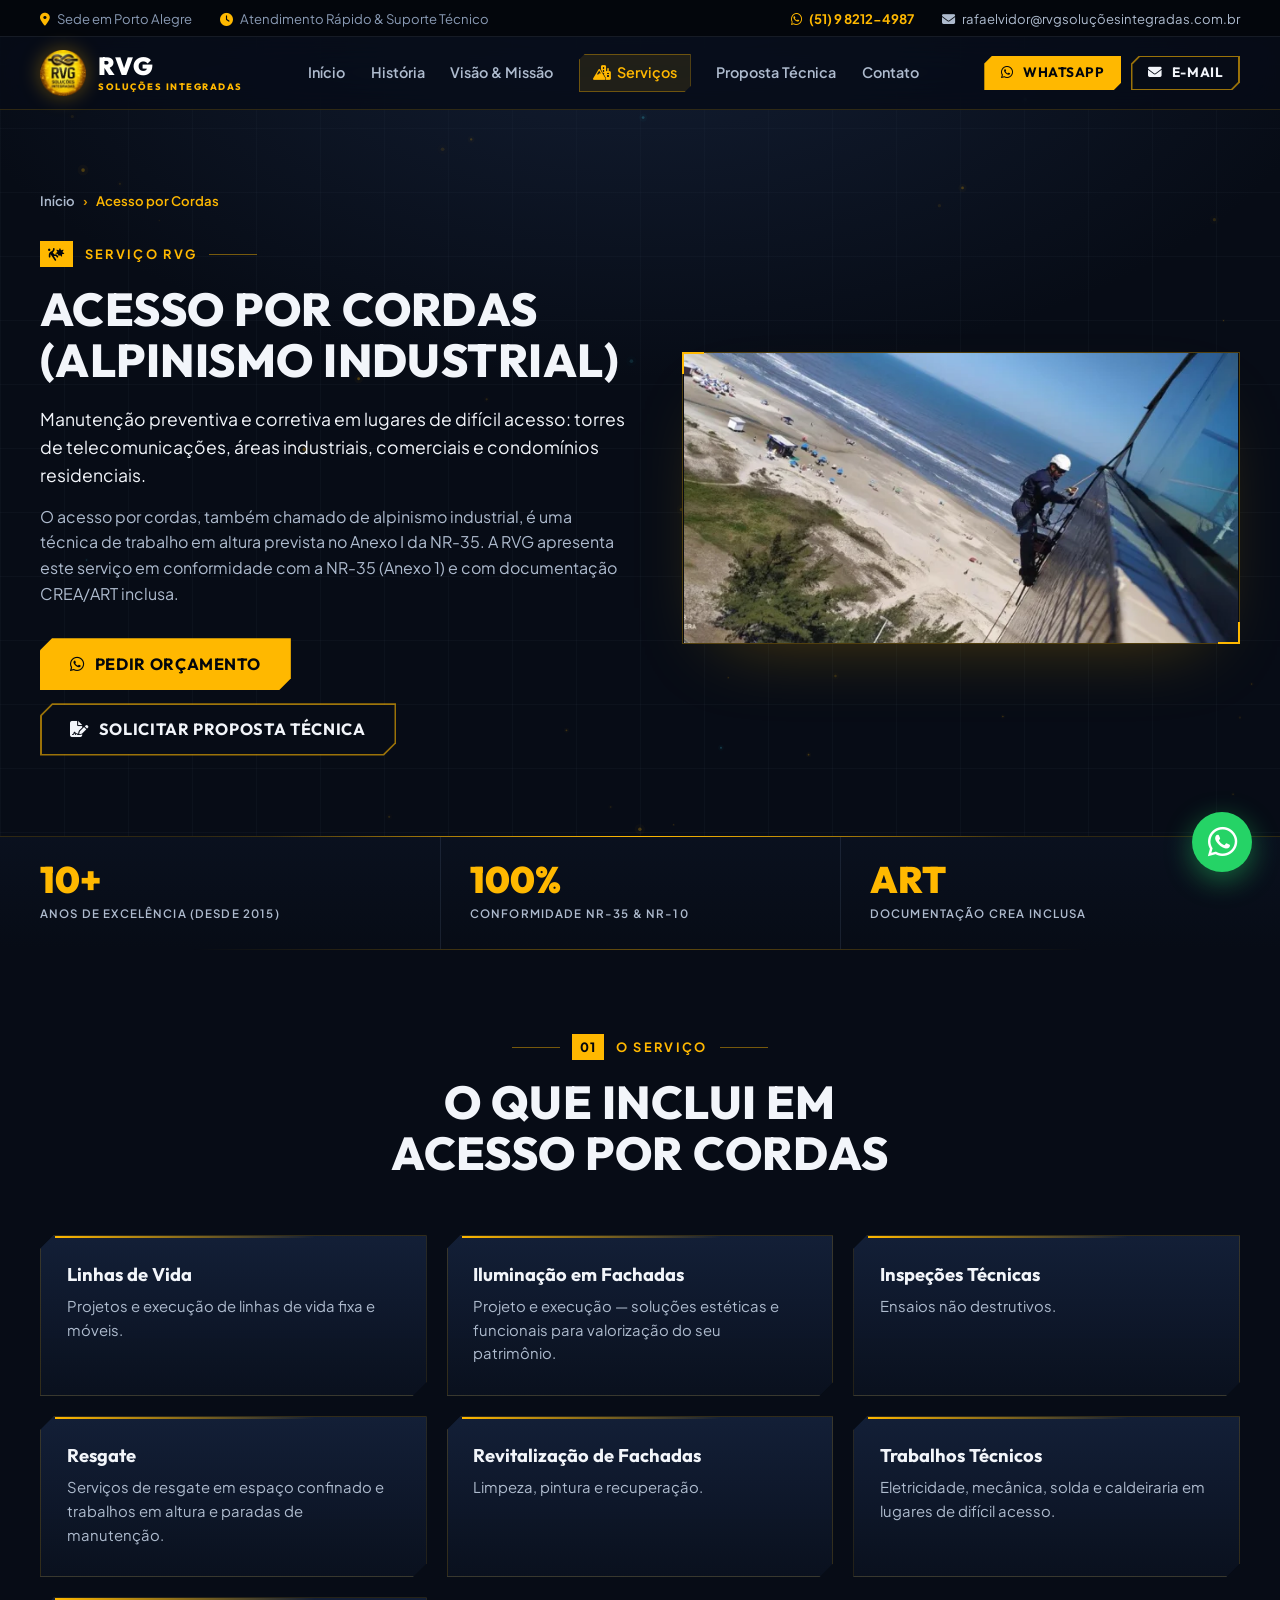
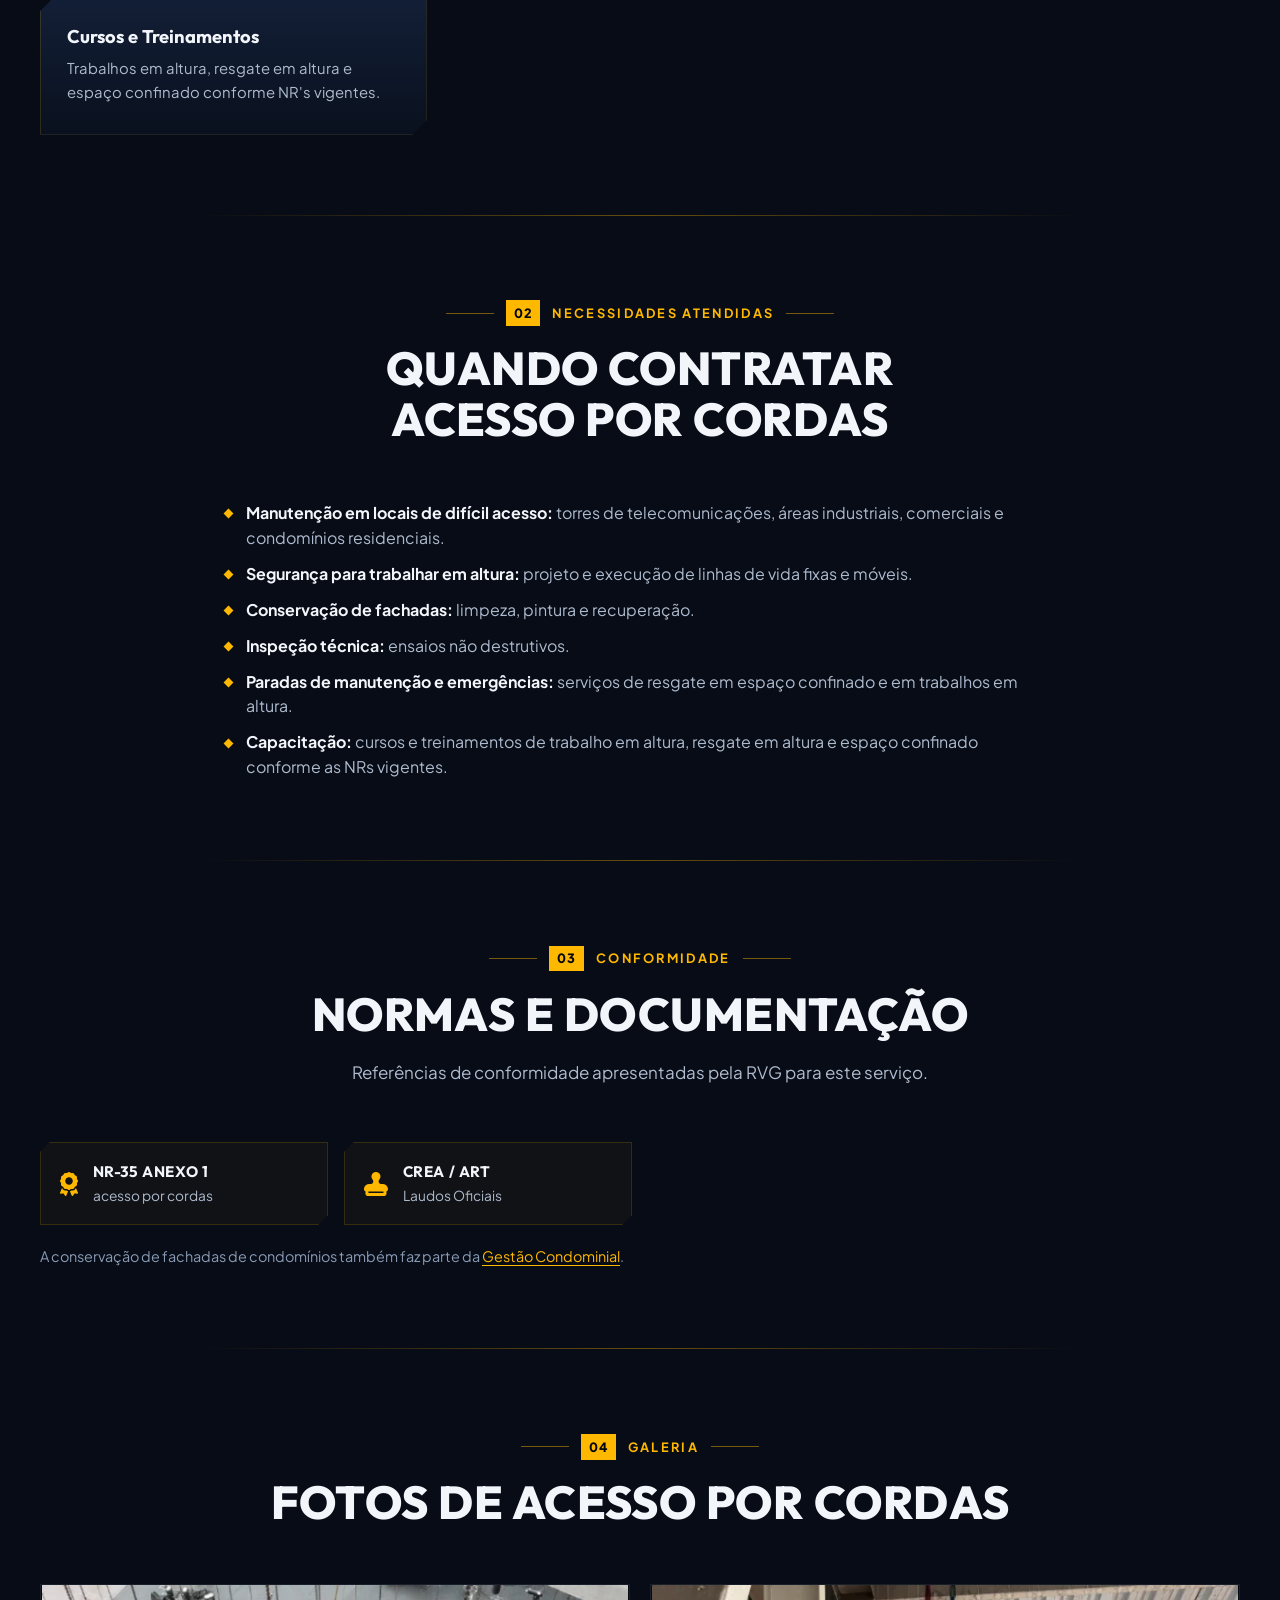
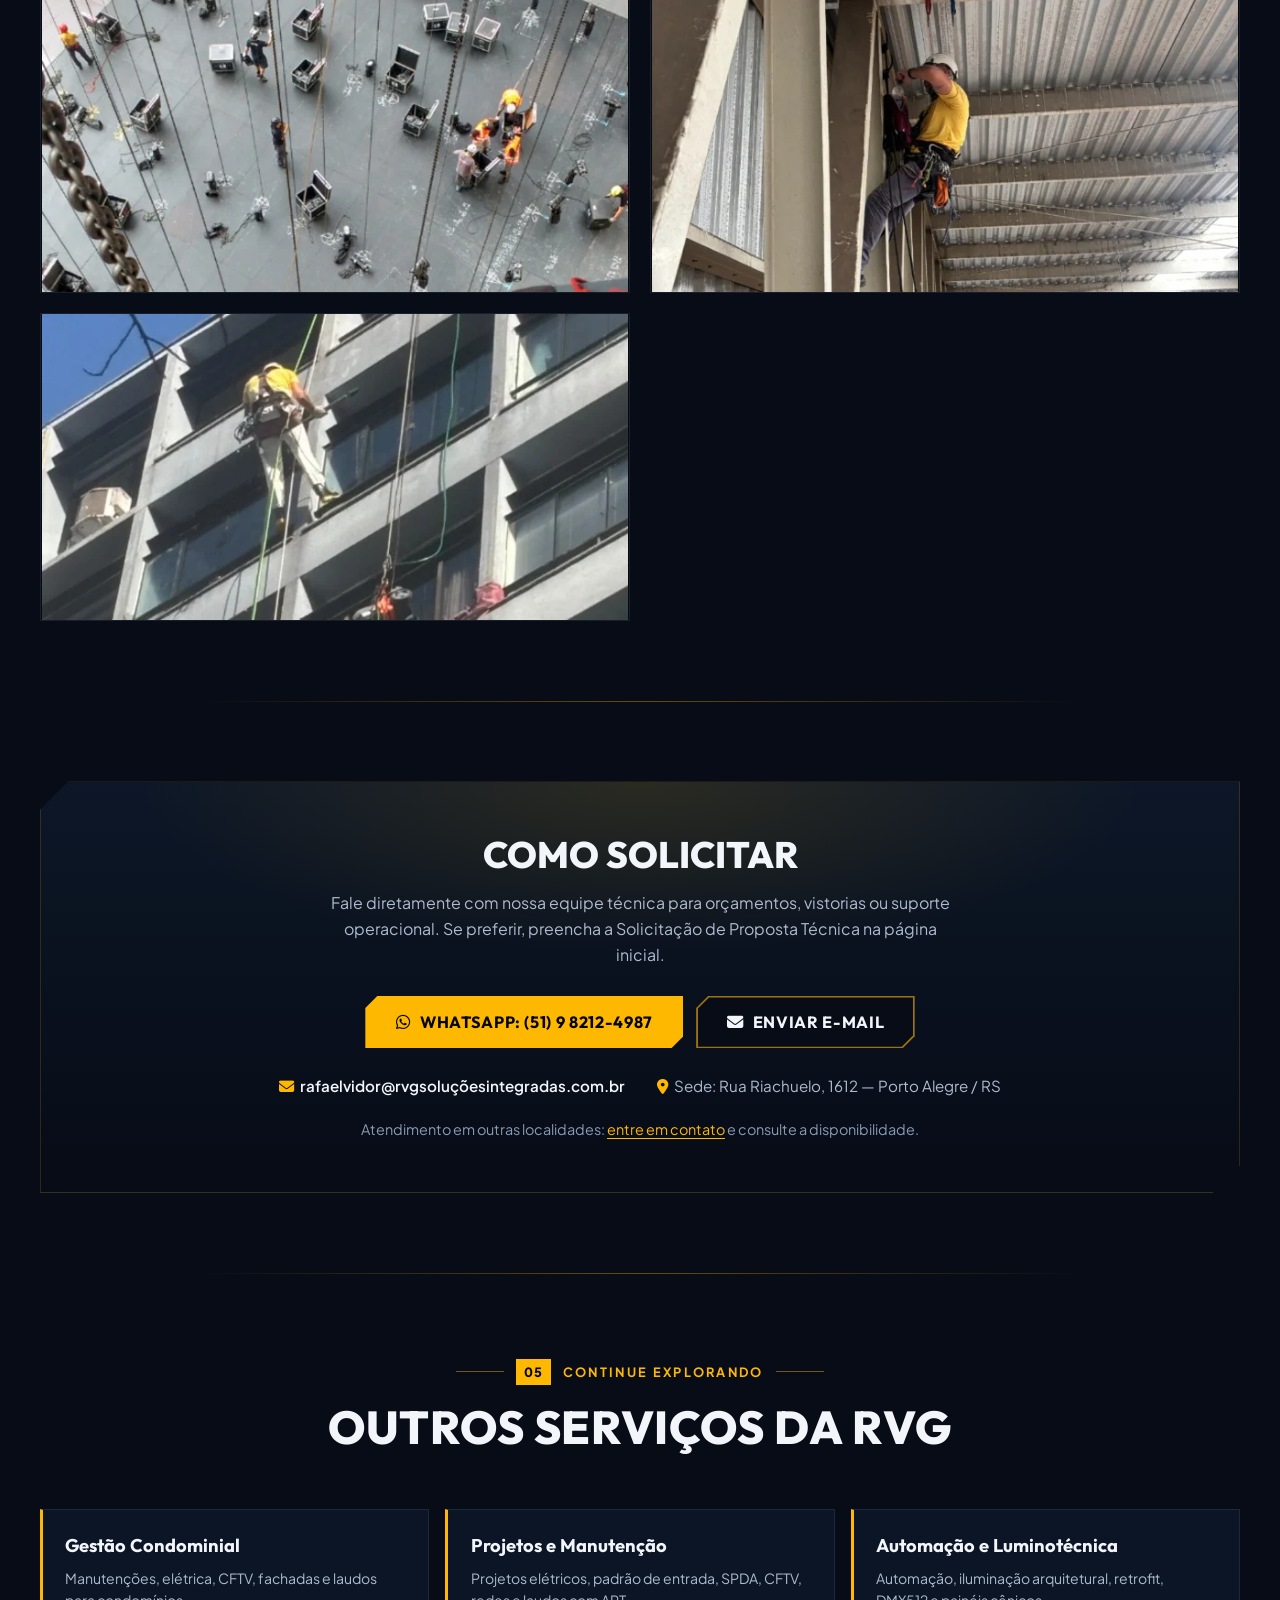
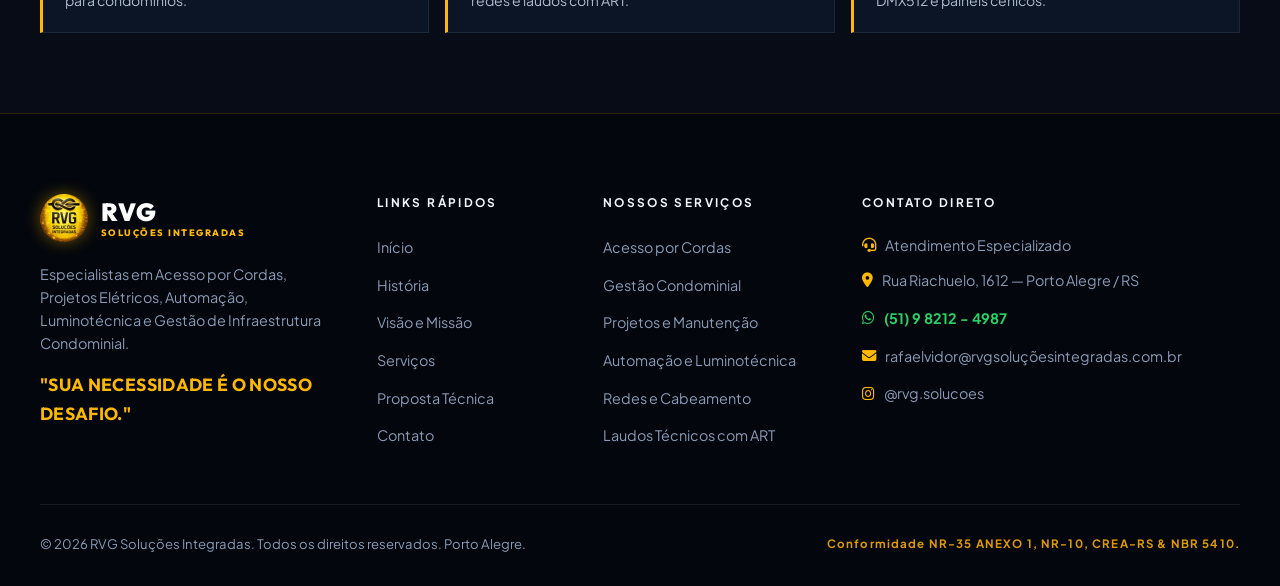
<file: servicos/acesso-por-cordas/index.html>
<!DOCTYPE html>
<html lang="pt-BR">
<head>
    <meta charset="UTF-8">
    <meta name="viewport" content="width=device-width, initial-scale=1.0">
    <title>Acesso por Cordas (Alpinismo Industrial) | RVG Soluções Integradas</title>
    <meta name="description" content="Acesso por cordas (alpinismo industrial): linhas de vida, inspeções, resgate, fachadas e trabalhos em altura conforme a NR-35. Solicite orçamento.">
    <meta name="robots" content="index, follow, max-image-preview:large">
    <link rel="canonical" href="/servicos/acesso-por-cordas/">
    <meta name="theme-color" content="#070C16">

    <!-- Compartilhamento (Open Graph / Twitter). URLs absolutas são geradas no build (tools/build.ps1) -->
    <meta property="og:type" content="website">
    <meta property="og:locale" content="pt_BR">
    <meta property="og:site_name" content="RVG Soluções Integradas">
    <meta property="og:title" content="Acesso por Cordas (Alpinismo Industrial) | RVG Soluções Integradas">
    <meta property="og:description" content="Acesso por cordas (alpinismo industrial): linhas de vida, inspeções, resgate, fachadas e trabalhos em altura conforme a NR-35. Solicite orçamento.">
    <meta property="og:url" content="/servicos/acesso-por-cordas/">
    <meta property="og:image" content="/assets/result_servico_acesso_cordas.jpg">
    <meta property="og:image:width" content="1200">
    <meta property="og:image:height" content="628">
    <meta property="og:image:alt" content="Profissional em acesso por cordas na fachada de um edifício, com praia ao fundo">
    <meta name="twitter:card" content="summary_large_image">
    <meta name="twitter:title" content="Acesso por Cordas (Alpinismo Industrial) | RVG Soluções Integradas">
    <meta name="twitter:description" content="Acesso por cordas (alpinismo industrial): linhas de vida, inspeções, resgate, fachadas e trabalhos em altura conforme a NR-35. Solicite orçamento.">
    <meta name="twitter:image" content="/assets/result_servico_acesso_cordas.jpg">

    <!-- Ícones -->
    <link rel="icon" href="../../favicon.ico" sizes="any">
    <link rel="icon" type="image/png" sizes="96x96" href="../../favicon-96x96.png">
    <link rel="apple-touch-icon" sizes="180x180" href="../../apple-touch-icon.png">
    <link rel="manifest" href="../../site.webmanifest">

    <link rel="preconnect" href="https://fonts.googleapis.com">
    <link rel="preconnect" href="https://fonts.gstatic.com" crossorigin>
    <link href="https://fonts.googleapis.com/css2?family=Outfit:wght@600..900&family=Plus+Jakarta+Sans:wght@400..800&display=swap" rel="stylesheet">
    <link rel="stylesheet" href="https://cdnjs.cloudflare.com/ajax/libs/font-awesome/6.5.1/css/all.min.css" integrity="sha512-DTOQO9RWCH3ppGqcWaEA1BIZOC6xxalwEsw9c2QQeAIftl+Vegovlnee1c9QX4TctnWMn13TZye+giMm8e2LwA==" crossorigin="anonymous" referrerpolicy="no-referrer">
    <link rel="stylesheet" href="../../css/styles.css">
    <script src="../../js/js-flag.js"></script>
</head>
<body>
<div class="page-wrapper">

    <canvas id="bg-canvas" class="bg-canvas" aria-hidden="true"></canvas>
    <div class="bg-grid" aria-hidden="true"></div>

    <!-- Top Bar -->
    <div class="topbar_component">
        <div class="padding-global">
            <div class="container-large">
                <div class="topbar_content">
                    <div class="topbar_info">
                        <span><i class="fa-solid fa-location-dot"></i> Sede em Porto Alegre</span>
                        <span><i class="fa-solid fa-clock"></i> Atendimento Rápido &amp; Suporte Técnico</span>
                    </div>
                    <div class="topbar_contact">
                        <a href="https://wa.me/5551982124987?text=Ol%C3%A1%2C%20gostaria%20de%20solicitar%20um%20or%C3%A7amento%20com%20a%20RVG%20Solu%C3%A7%C3%B5es%20Integradas." target="_blank" rel="noopener" class="topbar_link is-phone">
                            <i class="fa-brands fa-whatsapp"></i> (51) 9 8212-4987
                        </a>
                        <a href="mailto:rafaelvidor@xn--rvgsoluesintegradas-cyb80a.com.br" class="topbar_link">
                            <i class="fa-solid fa-envelope"></i> rafaelvidor@rvgsoluçõesintegradas.com.br
                        </a>
                    </div>
                </div>
            </div>
        </div>
    </div>

    <!-- Navbar -->
    <header class="navbar_component" id="header">
        <div class="padding-global">
            <div class="container-large">
                <div class="navbar_container">
                    <a href="../../#hero" class="navbar_logo-link" aria-label="RVG Soluções Integradas — Início">
                        <img src="../../assets/img/logo-96.webp" alt="RVG Soluções Integradas Logo Oficial" class="navbar_logo" width="48" height="48">
                        <span class="navbar_brand">
                            <span class="navbar_brand-title">RVG</span>
                            <span class="navbar_brand-subtitle">SOLUÇÕES INTEGRADAS</span>
                        </span>
                    </a>

                    <nav class="navbar_menu" id="nav-menu" aria-label="Navegação principal">
                        <ul class="navbar_menu-list">
                            <li><a href="../../#hero" class="navbar_link">Início</a></li>
                            <li><a href="../../#historia" class="navbar_link">História</a></li>
                            <li><a href="../../#visao-missao" class="navbar_link">Visão &amp; Missão</a></li>
                            <li><a href="../../#servicos" class="navbar_link is-highlight"><i class="fa-solid fa-mountain-city"></i> Serviços</a></li>
                            <li><a href="../../#proposta-tecnica" class="navbar_link">Proposta Técnica</a></li>
                            <li><a href="../../#contato" class="navbar_link">Contato</a></li>
                        </ul>
                        <div class="navbar_mobile-actions">
                            <a href="https://wa.me/5551982124987?text=Ol%C3%A1%2C%20preciso%20de%20um%20atendimento%20t%C3%A9cnico%20da%20RVG." target="_blank" rel="noopener" class="button is-full">
                                <i class="fa-brands fa-whatsapp"></i> WhatsApp: (51) 9 8212-4987
                            </a>
                            <a href="mailto:rafaelvidor@xn--rvgsoluesintegradas-cyb80a.com.br?subject=Solicita%C3%A7%C3%A3o%20de%20Or%C3%A7amento%20-%20RVG%20Solu%C3%A7%C3%B5es" class="button is-secondary is-full">
                                <i class="fa-solid fa-envelope"></i> E-mail Corporativo
                            </a>
                        </div>
                    </nav>

                    <div class="navbar_button-wrapper">
                        <a href="https://wa.me/5551982124987?text=Ol%C3%A1%2C%20preciso%20de%20um%20atendimento%20t%C3%A9cnico%20da%20RVG." target="_blank" rel="noopener" class="button is-small" title="WhatsApp Direto">
                            <i class="fa-brands fa-whatsapp"></i> WhatsApp
                        </a>
                        <a href="mailto:rafaelvidor@xn--rvgsoluesintegradas-cyb80a.com.br?subject=Solicita%C3%A7%C3%A3o%20de%20Or%C3%A7amento%20-%20RVG%20Solu%C3%A7%C3%B5es" class="button is-secondary is-small" title="Enviar E-mail">
                            <i class="fa-solid fa-envelope"></i> E-mail
                        </a>
                    </div>

                    <div class="navbar_mobile-buttons">
                        <a href="https://wa.me/5551982124987?text=Ol%C3%A1%2C%20gostaria%20de%20um%20or%C3%A7amento%20com%20a%20RVG%20Solu%C3%A7%C3%B5es." target="_blank" rel="noopener" class="navbar_wa-button" aria-label="Falar no WhatsApp">
                            <i class="fa-brands fa-whatsapp"></i>
                        </a>
                        <button class="navbar_menu-button" id="mobile-toggle" aria-label="Abrir menu" aria-expanded="false" aria-controls="nav-menu">
                            <i class="fa-solid fa-bars"></i>
                        </button>
                    </div>
                </div>
            </div>
        </div>
    </header>

    <main class="main-wrapper">

        <section class="section_service-hero" id="servico">
            <div class="padding-global">
                <div class="container-large">
                    <div class="padding-section-medium">
                        <nav aria-label="Você está em">
                            <ol class="breadcrumb_list">
                                <li><a href="../../">Início</a></li>
                                <li aria-current="page">Acesso por Cordas</li>
                            </ol>
                        </nav>
                        <div class="service-hero_grid">
                            <div>
                                <div class="section-heading_label"><span class="section-heading_index"><i class="fa-solid fa-person-falling-burst"></i></span> Serviço RVG</div>
                                <h1 class="section-heading_title service-hero_title">Acesso por Cordas (Alpinismo Industrial)</h1>
                                <p class="service-hero_lead">Manutenção preventiva e corretiva em lugares de difícil acesso: torres de telecomunicações, áreas industriais, comerciais e condomínios residenciais.</p>
                                <p class="service-hero_text">O acesso por cordas, também chamado de alpinismo industrial, é uma técnica de trabalho em altura prevista no Anexo I da NR-35. A RVG apresenta este serviço em conformidade com a NR-35 (Anexo 1) e com documentação CREA/ART inclusa.</p>
                                <div class="service-hero_actions">
                                    <a href="https://wa.me/5551982124987?text=Gostaria%20de%20saber%20mais%20sobre%20Acesso%20por%20Cordas." target="_blank" rel="noopener" class="button is-large"><i class="fa-brands fa-whatsapp"></i> Pedir orçamento</a>
                                    <a href="../../#proposta-tecnica" class="button is-secondary is-large"><i class="fa-solid fa-file-signature"></i> Solicitar proposta técnica</a>
                                </div>
                            </div>
                            <div class="service-hero_media"><picture><source type="image/webp" srcset="../../assets/img/servico_acesso_cordas-640.webp 640w, ../../assets/img/servico_acesso_cordas-1200.webp 1200w" sizes="(min-width: 992px) 560px, calc(100vw - 3rem)"><img src="../../assets/result_servico_acesso_cordas.jpg" alt="Profissional em acesso por cordas na fachada de um edifício, com praia ao fundo" width="1200" height="628" decoding="async" fetchpriority="high"></picture></div>
                        </div>
                    </div>
                </div>
            </div>
        </section>

        <section class="service-stats" aria-label="Diferenciais da RVG">
            <div class="hero_stats">
                <div class="padding-global">
                    <div class="container-large">
                        <div class="hero_stats-list">
                            <div class="hero_stats-item"><span class="hero_stats-number">10+</span><span class="hero_stats-label">anos de excelência (Desde 2015)</span></div>
                            <div class="hero_stats-item"><span class="hero_stats-number">100%</span><span class="hero_stats-label">Conformidade NR-35 &amp; NR-10</span></div>
                            <div class="hero_stats-item"><span class="hero_stats-number">ART</span><span class="hero_stats-label">Documentação CREA Inclusa</span></div>
                        </div>
                    </div>
                </div>
            </div>
        </section>

        <section class="section_service-block" id="o-que-inclui">
            <div class="padding-global">
                <div class="container-large">
                    <div class="padding-section-medium">
                        <div class="section-heading_component is-center" data-reveal>
                            <div class="section-heading_label"><span class="section-heading_index">01</span> O serviço</div>
                            <h2 class="section-heading_title">O que inclui em Acesso por Cordas</h2>
                        </div>
                        <div class="service-detail_grid">
                            <article class="service-detail_item" data-reveal>
                                <h3 class="service-detail_title">Linhas de Vida</h3>
                                <p class="service-detail_text">Projetos e execução de linhas de vida fixa e móveis.</p>
                            </article>
                            <article class="service-detail_item" data-reveal>
                                <h3 class="service-detail_title">Iluminação em Fachadas</h3>
                                <p class="service-detail_text">Projeto e execução — soluções estéticas e funcionais para valorização do seu patrimônio.</p>
                            </article>
                            <article class="service-detail_item" data-reveal>
                                <h3 class="service-detail_title">Inspeções Técnicas</h3>
                                <p class="service-detail_text">Ensaios não destrutivos.</p>
                            </article>
                            <article class="service-detail_item" data-reveal>
                                <h3 class="service-detail_title">Resgate</h3>
                                <p class="service-detail_text">Serviços de resgate em espaço confinado e trabalhos em altura e paradas de manutenção.</p>
                            </article>
                            <article class="service-detail_item" data-reveal>
                                <h3 class="service-detail_title">Revitalização de Fachadas</h3>
                                <p class="service-detail_text">Limpeza, pintura e recuperação.</p>
                            </article>
                            <article class="service-detail_item" data-reveal>
                                <h3 class="service-detail_title">Trabalhos Técnicos</h3>
                                <p class="service-detail_text">Eletricidade, mecânica, solda e caldeiraria em lugares de difícil acesso.</p>
                            </article>
                            <article class="service-detail_item" data-reveal>
                                <h3 class="service-detail_title">Cursos e Treinamentos</h3>
                                <p class="service-detail_text">Trabalhos em altura, resgate em altura e espaço confinado conforme NR's vigentes.</p>
                            </article>
                        </div>
                    </div>
                </div>
            </div>
        </section>

        <section class="section_service-block" id="necessidades">
            <div class="padding-global">
                <div class="container-large">
                    <div class="padding-section-medium">
                        <div class="section-heading_component is-center" data-reveal>
                            <div class="section-heading_label"><span class="section-heading_index">02</span> Necessidades atendidas</div>
                            <h2 class="section-heading_title">Quando contratar Acesso por Cordas</h2>
                        </div>
                        <ul class="service-need_list is-center" data-reveal>
                            <li class="service-need_item"><strong>Manutenção em locais de difícil acesso:</strong> torres de telecomunicações, áreas industriais, comerciais e condomínios residenciais.</li>
                            <li class="service-need_item"><strong>Segurança para trabalhar em altura:</strong> projeto e execução de linhas de vida fixas e móveis.</li>
                            <li class="service-need_item"><strong>Conservação de fachadas:</strong> limpeza, pintura e recuperação.</li>
                            <li class="service-need_item"><strong>Inspeção técnica:</strong> ensaios não destrutivos.</li>
                            <li class="service-need_item"><strong>Paradas de manutenção e emergências:</strong> serviços de resgate em espaço confinado e em trabalhos em altura.</li>
                            <li class="service-need_item"><strong>Capacitação:</strong> cursos e treinamentos de trabalho em altura, resgate em altura e espaço confinado conforme as NRs vigentes.</li>
                        </ul>
                    </div>
                </div>
            </div>
        </section>

        <section class="section_service-block" id="normas">
            <div class="padding-global">
                <div class="container-large">
                    <div class="padding-section-medium">
                        <div class="section-heading_component is-center" data-reveal>
                            <div class="section-heading_label"><span class="section-heading_index">03</span> Conformidade</div>
                            <h2 class="section-heading_title">Normas e documentação</h2>
                            <p class="section-heading_subtitle">Referências de conformidade apresentadas pela RVG para este serviço.</p>
                        </div>
                        <div class="compliance_list" data-reveal>
                            <div class="compliance_item"><i class="fa-solid fa-award"></i><span><strong>NR-35 ANEXO 1</strong> acesso por cordas</span></div>
                            <div class="compliance_item"><i class="fa-solid fa-stamp"></i><span><strong>CREA / ART</strong> Laudos Oficiais</span></div>
                        </div>
                        <p class="service-note">A conservação de fachadas de condomínios também faz parte da <a href="../gestao-condominial/">Gestão Condominial</a>.</p>
                    </div>
                </div>
            </div>
        </section>

        <section class="section_service-block" id="fotos">
            <div class="padding-global">
                <div class="container-large">
                    <div class="padding-section-medium">
                        <div class="section-heading_component is-center" data-reveal>
                            <div class="section-heading_label"><span class="section-heading_index">04</span> Galeria</div>
                            <h2 class="section-heading_title">Fotos de Acesso por Cordas</h2>
                        </div>
                        <div class="service-gallery_grid">
                            <figure class="service-gallery_figure" data-reveal><picture><source type="image/webp" srcset="../../assets/img/acesso_cordas_02-640.webp 640w, ../../assets/img/acesso_cordas_02-1200.webp 1200w" sizes="(min-width: 992px) 600px, calc(100vw - 3rem)"><img src="../../assets/result_acesso_cordas_02.jpg" alt="Acesso por Cordas - Vista Superior e Ancoragem em Altura" width="1198" height="628" loading="lazy" decoding="async"></picture></figure>
                            <figure class="service-gallery_figure" data-reveal><picture><source type="image/webp" srcset="../../assets/img/acesso_cordas_03-640.webp 640w, ../../assets/img/acesso_cordas_03-1200.webp 1200w" sizes="(min-width: 992px) 600px, calc(100vw - 3rem)"><img src="../../assets/result_acesso_cordas_03.jpg" alt="Acesso por Cordas - Manutenção em Estrutura de Galpão Industrial" width="1200" height="628" loading="lazy" decoding="async"></picture></figure>
                            <figure class="service-gallery_figure" data-reveal><picture><source type="image/webp" srcset="../../assets/img/acesso_cordas_04-640.webp 640w, ../../assets/img/acesso_cordas_04-1200.webp 1200w" sizes="(min-width: 992px) 600px, calc(100vw - 3rem)"><img src="../../assets/result_acesso_cordas_04.jpg" alt="Acesso por Cordas - Limpeza e Revitalização de Fachada Predial" width="1198" height="628" loading="lazy" decoding="async"></picture></figure>
                        </div>
                    </div>
                </div>
            </div>
        </section>

        <section class="section_service-block" id="como-solicitar">
            <div class="padding-global">
                <div class="container-large">
                    <div class="padding-section-medium">
                        <div class="service-cta_component" data-reveal>
                            <h2 class="service-cta_title">Como solicitar</h2>
                            <p class="service-cta_text">Fale diretamente com nossa equipe técnica para orçamentos, vistorias ou suporte operacional. Se preferir, preencha a Solicitação de Proposta Técnica na página inicial.</p>
                            <div class="service-cta_actions">
                                <a href="https://wa.me/5551982124987?text=Gostaria%20de%20saber%20mais%20sobre%20Acesso%20por%20Cordas." target="_blank" rel="noopener" class="button is-large"><i class="fa-brands fa-whatsapp"></i> WhatsApp: (51) 9 8212-4987</a>
                                <a href="mailto:rafaelvidor@xn--rvgsoluesintegradas-cyb80a.com.br?subject=Or%C3%A7amento%20-%20Acesso%20por%20Cordas" class="button is-secondary is-large"><i class="fa-solid fa-envelope"></i> Enviar e-mail</a>
                            </div>
                            <div class="service-cta_contacts">
                                <span><i class="fa-solid fa-envelope"></i><a href="mailto:rafaelvidor@xn--rvgsoluesintegradas-cyb80a.com.br">rafaelvidor@rvgsoluçõesintegradas.com.br</a></span>
                                <span><i class="fa-solid fa-location-dot"></i>Sede: Rua Riachuelo, 1612 — Porto Alegre / RS</span>
                            </div>
                            <p class="service-note is-center">Atendimento em outras localidades: <a href="../../#contato">entre em contato</a> e consulte a disponibilidade.</p>
                        </div>
                    </div>
                </div>
            </div>
        </section>

        <section class="section_service-block" id="outros-servicos">
            <div class="padding-global">
                <div class="container-large">
                    <div class="padding-section-medium">
                        <div class="section-heading_component is-center" data-reveal>
                            <div class="section-heading_label"><span class="section-heading_index">05</span> Continue explorando</div>
                            <h2 class="section-heading_title">Outros serviços da RVG</h2>
                        </div>
                        <div class="service-related_list">
                            <a class="service-related_link" href="../gestao-condominial/" data-reveal><span class="service-related_name">Gestão Condominial</span><span class="service-related_desc">Manutenções, elétrica, CFTV, fachadas e laudos para condomínios.</span></a>
                            <a class="service-related_link" href="../projetos-e-manutencao/" data-reveal><span class="service-related_name">Projetos e Manutenção</span><span class="service-related_desc">Projetos elétricos, padrão de entrada, SPDA, CFTV, redes e laudos com ART.</span></a>
                            <a class="service-related_link" href="../automacao-e-luminotecnica/" data-reveal><span class="service-related_name">Automação e Luminotécnica</span><span class="service-related_desc">Automação, iluminação arquitetural, retrofit, DMX512 e painéis cênicos.</span></a>
                        </div>
                    </div>
                </div>
            </div>
        </section>
    </main>

    <!-- Footer -->
    <footer class="footer_component">
        <div class="padding-global">
            <div class="container-large">
                <div class="footer_grid">
                    <div class="footer_brand">
                        <div class="footer_logo-wrapper">
                            <img src="../../assets/img/logo-96.webp" alt="RVG Soluções Integradas" class="footer_logo" width="44" height="44" loading="lazy" decoding="async">
                            <span class="navbar_brand">
                                <span class="navbar_brand-title">RVG</span>
                                <span class="navbar_brand-subtitle">SOLUÇÕES INTEGRADAS</span>
                            </span>
                        </div>
                        <p class="footer_text">Especialistas em Acesso por Cordas, Projetos Elétricos, Automação, Luminotécnica e Gestão de Infraestrutura Condominial.</p>
                        <p class="footer_slogan">"Sua necessidade é o nosso desafio."</p>
                    </div>
                    <div class="footer_column">
                        <h2 class="footer_heading">Links Rápidos</h2>
                        <ul class="footer_link-list">
                            <li><a href="../../#hero" class="footer_link">Início</a></li>
                            <li><a href="../../#historia" class="footer_link">História</a></li>
                            <li><a href="../../#visao-missao" class="footer_link">Visão e Missão</a></li>
                            <li><a href="../../#servicos" class="footer_link">Serviços</a></li>
                            <li><a href="../../#proposta-tecnica" class="footer_link">Proposta Técnica</a></li>
                            <li><a href="../../#contato" class="footer_link">Contato</a></li>
                        </ul>
                    </div>
                    <div class="footer_column">
                        <h2 class="footer_heading">Nossos Serviços</h2>
                        <ul class="footer_link-list">
                            <li><a href="../../servicos/acesso-por-cordas/" class="footer_link">Acesso por Cordas</a></li>
                            <li><a href="../../servicos/gestao-condominial/" class="footer_link">Gestão Condominial</a></li>
                            <li><a href="../../servicos/projetos-e-manutencao/" class="footer_link">Projetos e Manutenção</a></li>
                            <li><a href="../../servicos/automacao-e-luminotecnica/" class="footer_link">Automação e Luminotécnica</a></li>
                            <li><a href="../../servicos/projetos-e-manutencao/#redes-e-cabeamento" class="footer_link">Redes e Cabeamento</a></li>
                            <li><a href="../../servicos/projetos-e-manutencao/#laudos-e-documentacoes" class="footer_link">Laudos Técnicos com ART</a></li>
                        </ul>
                    </div>
                    <div class="footer_column">
                        <h2 class="footer_heading">Contato Direto</h2>
                        <ul class="footer_link-list">
                            <li class="footer_contact-item"><i class="fa-solid fa-headset"></i> Atendimento Especializado</li>
                            <li class="footer_contact-item"><i class="fa-solid fa-location-dot"></i> Rua Riachuelo, 1612 — Porto Alegre / RS</li>
                            <li><a href="https://wa.me/5551982124987" target="_blank" rel="noopener" class="footer_link is-whatsapp"><i class="fa-brands fa-whatsapp"></i> (51) 9 8212 - 4987</a></li>
                            <li><a href="mailto:rafaelvidor@xn--rvgsoluesintegradas-cyb80a.com.br" class="footer_link"><i class="fa-solid fa-envelope"></i> rafaelvidor@rvgsoluçõesintegradas.com.br</a></li>
                            <li><a href="https://instagram.com/rvg.solucoes" target="_blank" rel="noopener" class="footer_link"><i class="fa-brands fa-instagram"></i> @rvg.solucoes</a></li>
                        </ul>
                    </div>
                </div>
                <div class="footer_bottom">
                    <p>&copy; 2026 RVG Soluções Integradas. Todos os direitos reservados. Porto Alegre.</p>
                    <p class="footer_legal">Conformidade NR-35 ANEXO 1, NR-10, CREA-RS &amp; NBR 5410.</p>
                </div>
            </div>
        </div>
    </footer>

    <!-- WhatsApp flutuante -->
    <a href="https://wa.me/5551982124987?text=Ol%C3%A1!%20Gostaria%20de%20atendimento%20t%C3%A9cnico%20da%20RVG%20Solu%C3%A7%C3%B5es%20Integradas." class="whatsapp-float_component" target="_blank" rel="noopener" aria-label="Falar no WhatsApp">
        <i class="fa-brands fa-whatsapp"></i>
        <span class="whatsapp-float_tooltip">Falar no WhatsApp</span>
    </a>

</div>

<script src="../../js/app.js" defer></script>
</body>
</html>
</file>
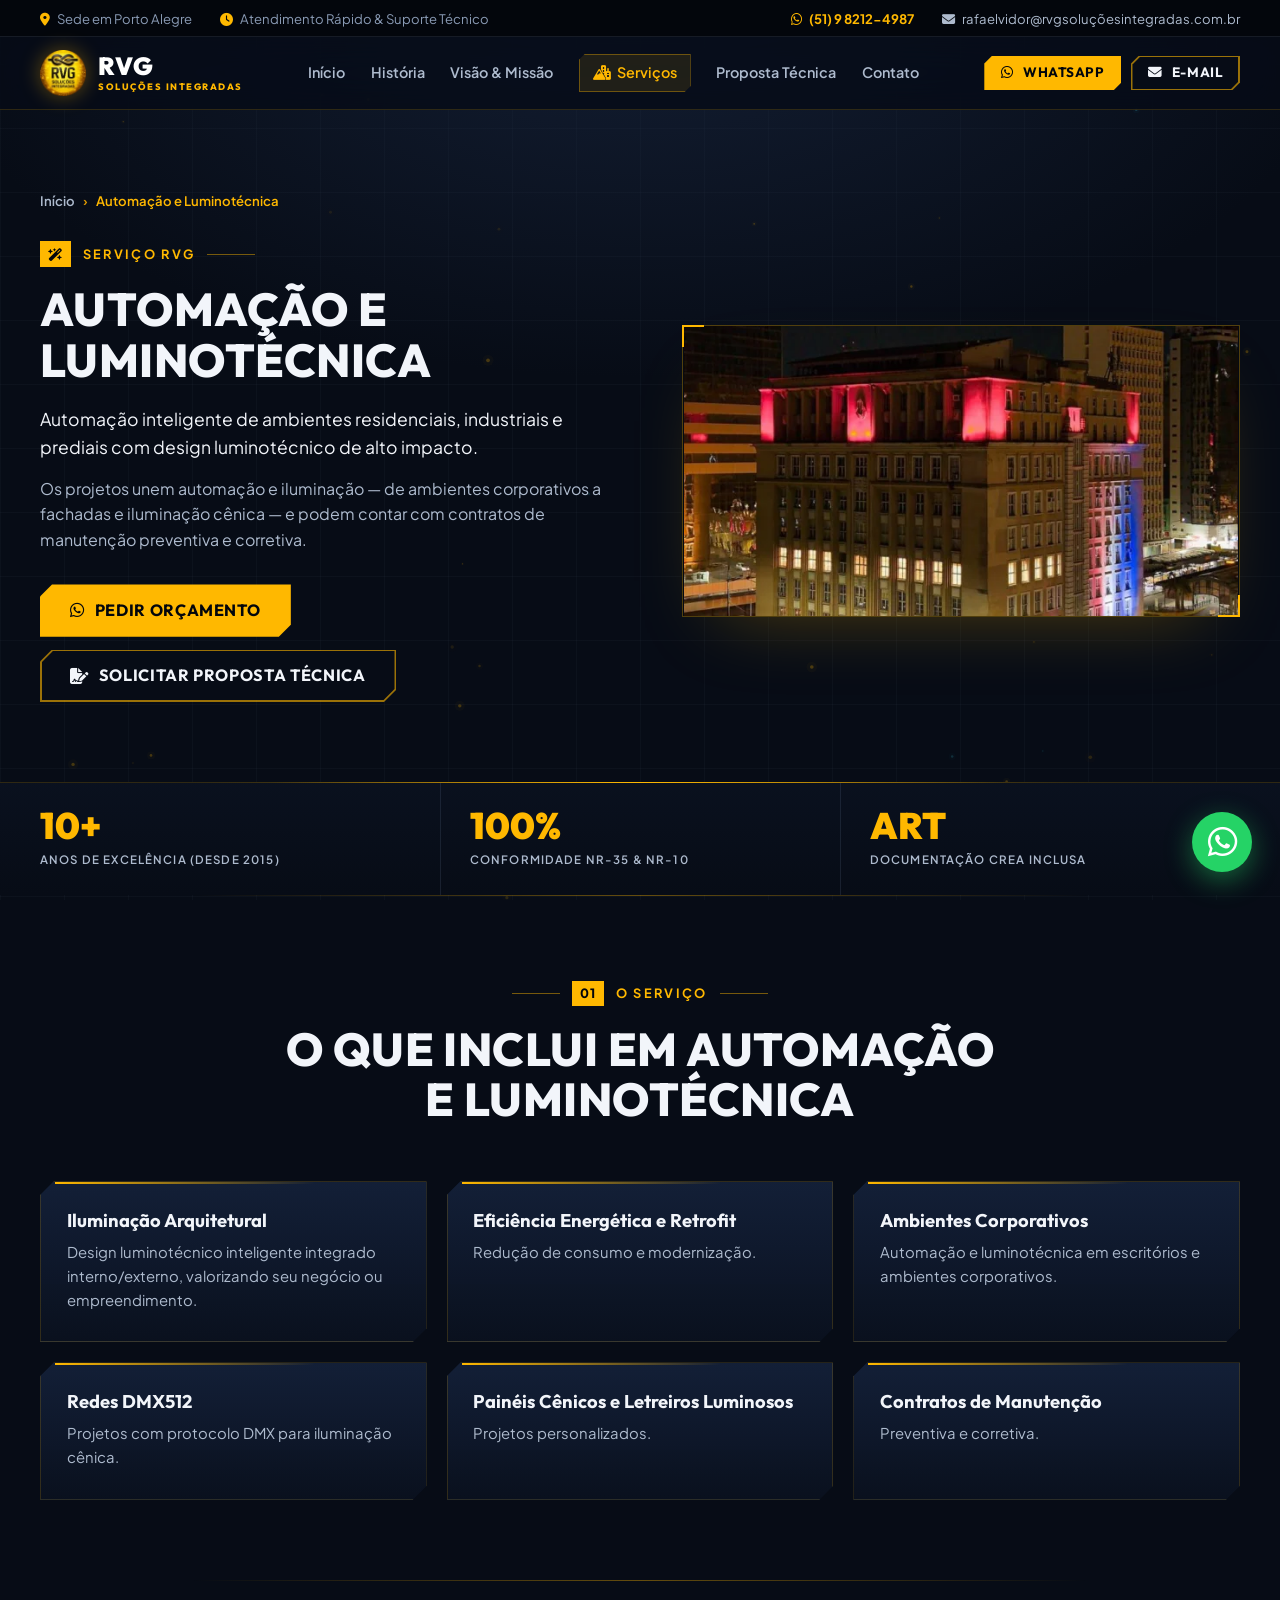
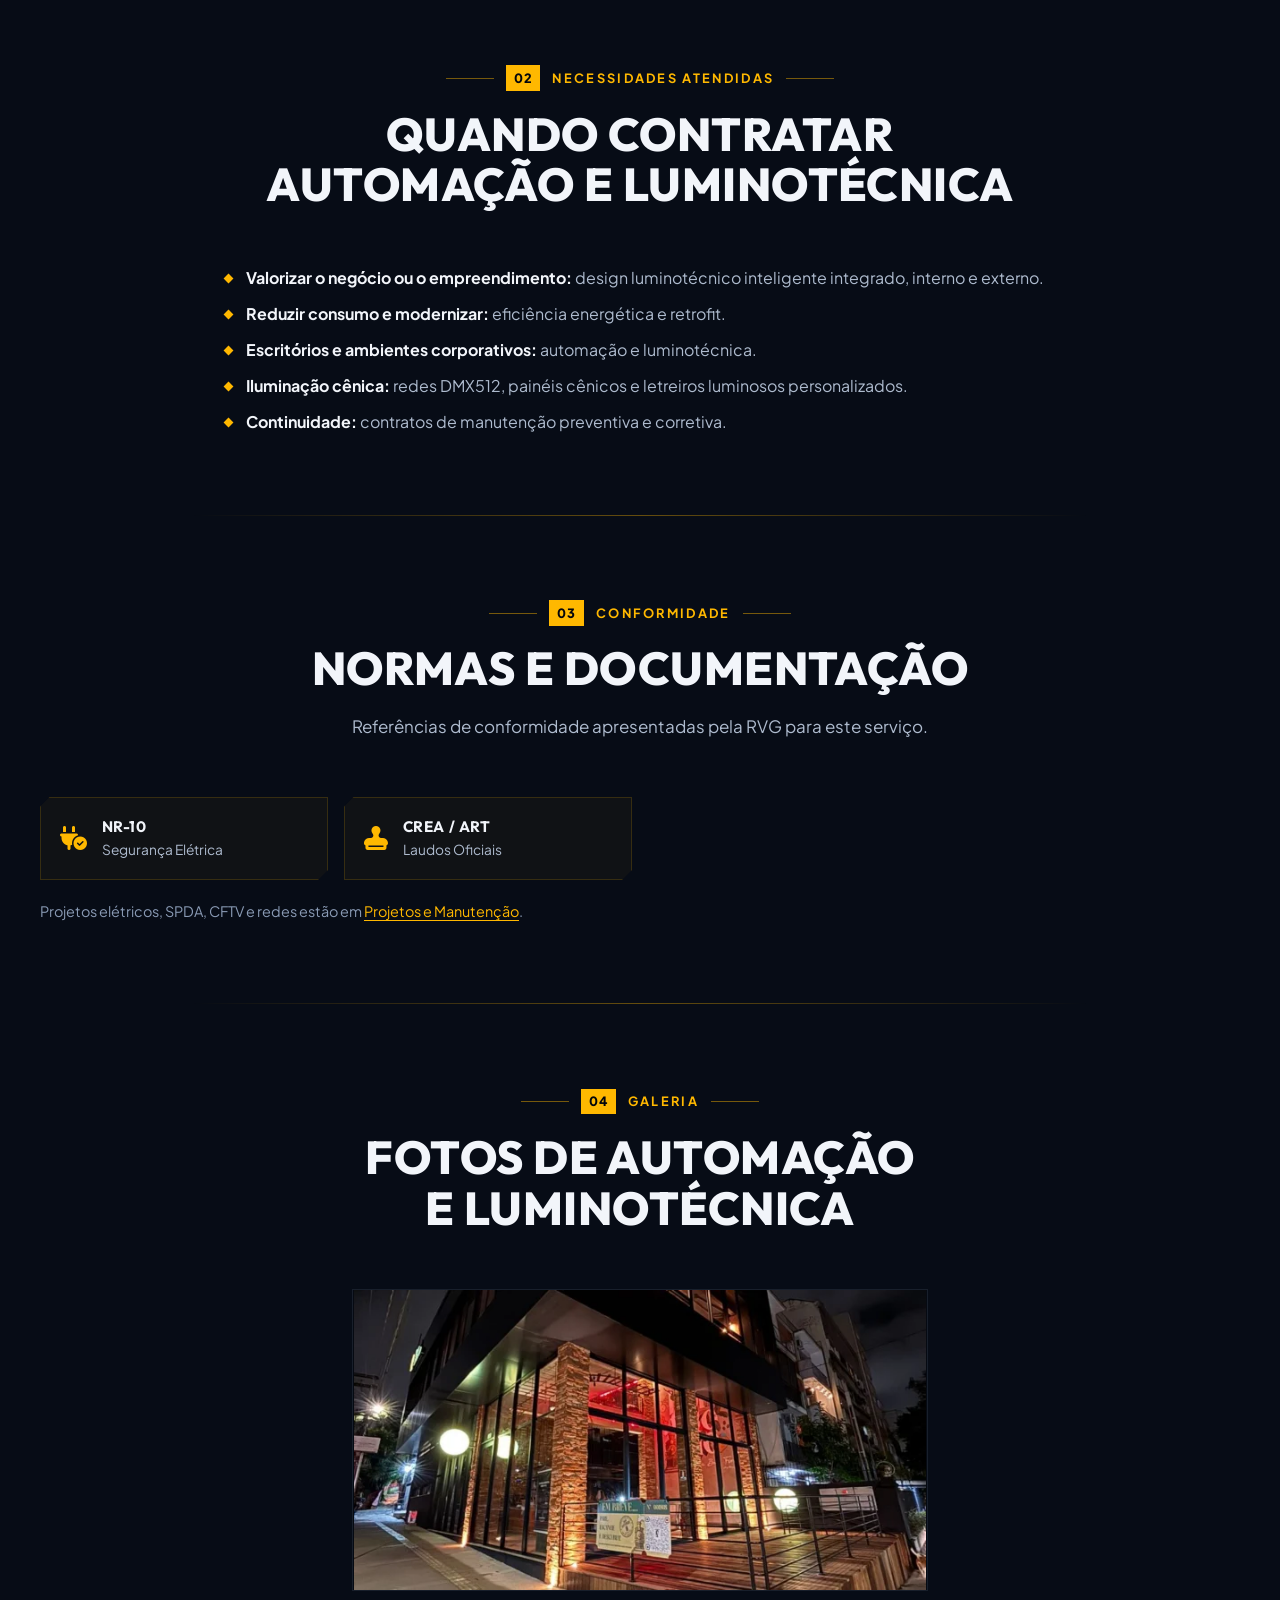
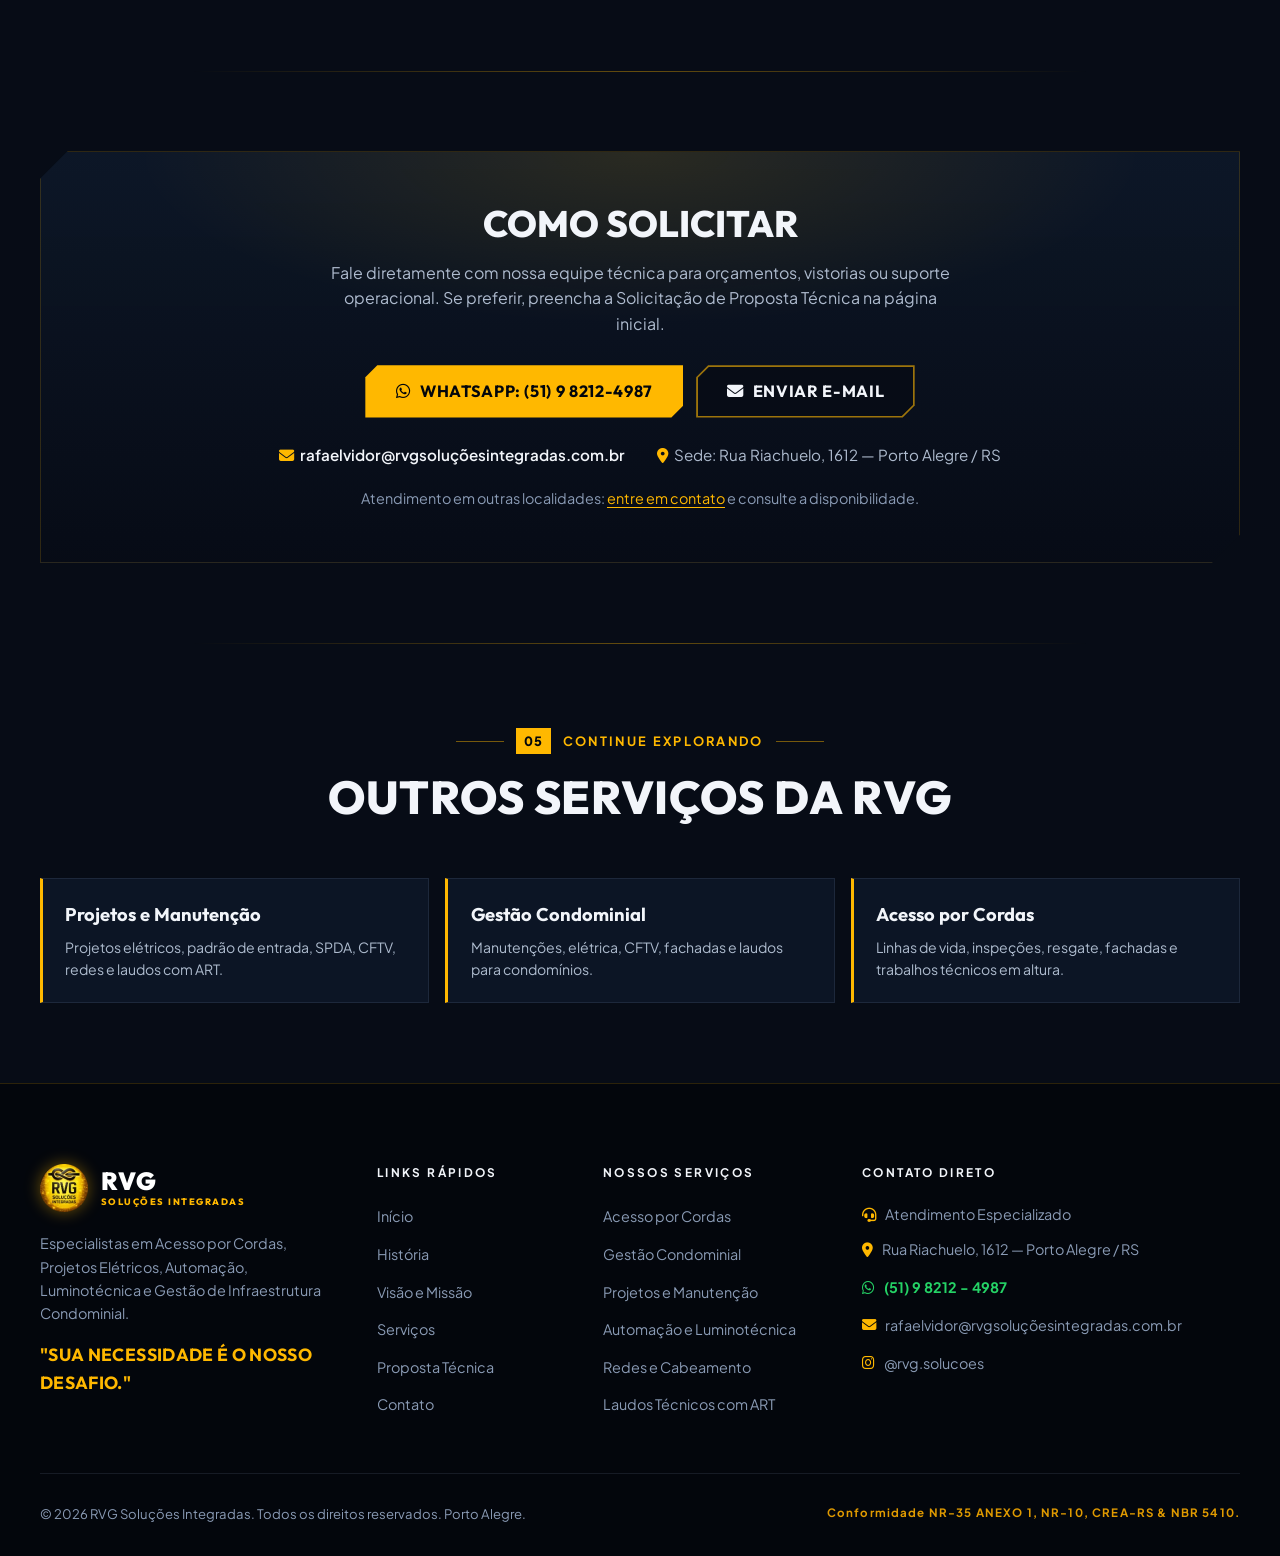
<file: servicos/automacao-e-luminotecnica/index.html>
<!DOCTYPE html>
<html lang="pt-BR">
<head>
    <meta charset="UTF-8">
    <meta name="viewport" content="width=device-width, initial-scale=1.0">
    <title>Automação e Projeto Luminotécnico | RVG Soluções Integradas</title>
    <meta name="description" content="Automação residencial, predial e industrial e design luminotécnico: iluminação arquitetural, retrofit, redes DMX512 e painéis cênicos.">
    <meta name="robots" content="index, follow, max-image-preview:large">
    <link rel="canonical" href="/servicos/automacao-e-luminotecnica/">
    <meta name="theme-color" content="#070C16">

    <!-- Compartilhamento (Open Graph / Twitter). URLs absolutas são geradas no build (tools/build.ps1) -->
    <meta property="og:type" content="website">
    <meta property="og:locale" content="pt_BR">
    <meta property="og:site_name" content="RVG Soluções Integradas">
    <meta property="og:title" content="Automação e Projeto Luminotécnico | RVG Soluções Integradas">
    <meta property="og:description" content="Automação residencial, predial e industrial e design luminotécnico: iluminação arquitetural, retrofit, redes DMX512 e painéis cênicos.">
    <meta property="og:url" content="/servicos/automacao-e-luminotecnica/">
    <meta property="og:image" content="/assets/result_servico_automacao_luminotecnica.jpg">
    <meta property="og:image:width" content="1199">
    <meta property="og:image:height" content="628">
    <meta property="og:image:alt" content="Iluminação cênica colorida na fachada de um edifício à noite">
    <meta name="twitter:card" content="summary_large_image">
    <meta name="twitter:title" content="Automação e Projeto Luminotécnico | RVG Soluções Integradas">
    <meta name="twitter:description" content="Automação residencial, predial e industrial e design luminotécnico: iluminação arquitetural, retrofit, redes DMX512 e painéis cênicos.">
    <meta name="twitter:image" content="/assets/result_servico_automacao_luminotecnica.jpg">

    <!-- Ícones -->
    <link rel="icon" href="../../favicon.ico" sizes="any">
    <link rel="icon" type="image/png" sizes="96x96" href="../../favicon-96x96.png">
    <link rel="apple-touch-icon" sizes="180x180" href="../../apple-touch-icon.png">
    <link rel="manifest" href="../../site.webmanifest">

    <link rel="preconnect" href="https://fonts.googleapis.com">
    <link rel="preconnect" href="https://fonts.gstatic.com" crossorigin>
    <link href="https://fonts.googleapis.com/css2?family=Outfit:wght@600..900&family=Plus+Jakarta+Sans:wght@400..800&display=swap" rel="stylesheet">
    <link rel="stylesheet" href="https://cdnjs.cloudflare.com/ajax/libs/font-awesome/6.5.1/css/all.min.css" integrity="sha512-DTOQO9RWCH3ppGqcWaEA1BIZOC6xxalwEsw9c2QQeAIftl+Vegovlnee1c9QX4TctnWMn13TZye+giMm8e2LwA==" crossorigin="anonymous" referrerpolicy="no-referrer">
    <link rel="stylesheet" href="../../css/styles.css">
    <script src="../../js/js-flag.js"></script>
</head>
<body>
<div class="page-wrapper">

    <canvas id="bg-canvas" class="bg-canvas" aria-hidden="true"></canvas>
    <div class="bg-grid" aria-hidden="true"></div>

    <!-- Top Bar -->
    <div class="topbar_component">
        <div class="padding-global">
            <div class="container-large">
                <div class="topbar_content">
                    <div class="topbar_info">
                        <span><i class="fa-solid fa-location-dot"></i> Sede em Porto Alegre</span>
                        <span><i class="fa-solid fa-clock"></i> Atendimento Rápido &amp; Suporte Técnico</span>
                    </div>
                    <div class="topbar_contact">
                        <a href="https://wa.me/5551982124987?text=Ol%C3%A1%2C%20gostaria%20de%20solicitar%20um%20or%C3%A7amento%20com%20a%20RVG%20Solu%C3%A7%C3%B5es%20Integradas." target="_blank" rel="noopener" class="topbar_link is-phone">
                            <i class="fa-brands fa-whatsapp"></i> (51) 9 8212-4987
                        </a>
                        <a href="mailto:rafaelvidor@xn--rvgsoluesintegradas-cyb80a.com.br" class="topbar_link">
                            <i class="fa-solid fa-envelope"></i> rafaelvidor@rvgsoluçõesintegradas.com.br
                        </a>
                    </div>
                </div>
            </div>
        </div>
    </div>

    <!-- Navbar -->
    <header class="navbar_component" id="header">
        <div class="padding-global">
            <div class="container-large">
                <div class="navbar_container">
                    <a href="../../#hero" class="navbar_logo-link" aria-label="RVG Soluções Integradas — Início">
                        <img src="../../assets/img/logo-96.webp" alt="RVG Soluções Integradas Logo Oficial" class="navbar_logo" width="48" height="48">
                        <span class="navbar_brand">
                            <span class="navbar_brand-title">RVG</span>
                            <span class="navbar_brand-subtitle">SOLUÇÕES INTEGRADAS</span>
                        </span>
                    </a>

                    <nav class="navbar_menu" id="nav-menu" aria-label="Navegação principal">
                        <ul class="navbar_menu-list">
                            <li><a href="../../#hero" class="navbar_link">Início</a></li>
                            <li><a href="../../#historia" class="navbar_link">História</a></li>
                            <li><a href="../../#visao-missao" class="navbar_link">Visão &amp; Missão</a></li>
                            <li><a href="../../#servicos" class="navbar_link is-highlight"><i class="fa-solid fa-mountain-city"></i> Serviços</a></li>
                            <li><a href="../../#proposta-tecnica" class="navbar_link">Proposta Técnica</a></li>
                            <li><a href="../../#contato" class="navbar_link">Contato</a></li>
                        </ul>
                        <div class="navbar_mobile-actions">
                            <a href="https://wa.me/5551982124987?text=Ol%C3%A1%2C%20preciso%20de%20um%20atendimento%20t%C3%A9cnico%20da%20RVG." target="_blank" rel="noopener" class="button is-full">
                                <i class="fa-brands fa-whatsapp"></i> WhatsApp: (51) 9 8212-4987
                            </a>
                            <a href="mailto:rafaelvidor@xn--rvgsoluesintegradas-cyb80a.com.br?subject=Solicita%C3%A7%C3%A3o%20de%20Or%C3%A7amento%20-%20RVG%20Solu%C3%A7%C3%B5es" class="button is-secondary is-full">
                                <i class="fa-solid fa-envelope"></i> E-mail Corporativo
                            </a>
                        </div>
                    </nav>

                    <div class="navbar_button-wrapper">
                        <a href="https://wa.me/5551982124987?text=Ol%C3%A1%2C%20preciso%20de%20um%20atendimento%20t%C3%A9cnico%20da%20RVG." target="_blank" rel="noopener" class="button is-small" title="WhatsApp Direto">
                            <i class="fa-brands fa-whatsapp"></i> WhatsApp
                        </a>
                        <a href="mailto:rafaelvidor@xn--rvgsoluesintegradas-cyb80a.com.br?subject=Solicita%C3%A7%C3%A3o%20de%20Or%C3%A7amento%20-%20RVG%20Solu%C3%A7%C3%B5es" class="button is-secondary is-small" title="Enviar E-mail">
                            <i class="fa-solid fa-envelope"></i> E-mail
                        </a>
                    </div>

                    <div class="navbar_mobile-buttons">
                        <a href="https://wa.me/5551982124987?text=Ol%C3%A1%2C%20gostaria%20de%20um%20or%C3%A7amento%20com%20a%20RVG%20Solu%C3%A7%C3%B5es." target="_blank" rel="noopener" class="navbar_wa-button" aria-label="Falar no WhatsApp">
                            <i class="fa-brands fa-whatsapp"></i>
                        </a>
                        <button class="navbar_menu-button" id="mobile-toggle" aria-label="Abrir menu" aria-expanded="false" aria-controls="nav-menu">
                            <i class="fa-solid fa-bars"></i>
                        </button>
                    </div>
                </div>
            </div>
        </div>
    </header>

    <main class="main-wrapper">

        <section class="section_service-hero" id="servico">
            <div class="padding-global">
                <div class="container-large">
                    <div class="padding-section-medium">
                        <nav aria-label="Você está em">
                            <ol class="breadcrumb_list">
                                <li><a href="../../">Início</a></li>
                                <li aria-current="page">Automação e Luminotécnica</li>
                            </ol>
                        </nav>
                        <div class="service-hero_grid">
                            <div>
                                <div class="section-heading_label"><span class="section-heading_index"><i class="fa-solid fa-wand-magic-sparkles"></i></span> Serviço RVG</div>
                                <h1 class="section-heading_title service-hero_title">Automação e Luminotécnica</h1>
                                <p class="service-hero_lead">Automação inteligente de ambientes residenciais, industriais e prediais com design luminotécnico de alto impacto.</p>
                                <p class="service-hero_text">Os projetos unem automação e iluminação — de ambientes corporativos a fachadas e iluminação cênica — e podem contar com contratos de manutenção preventiva e corretiva.</p>
                                <div class="service-hero_actions">
                                    <a href="https://wa.me/5551982124987?text=Gostaria%20de%20saber%20mais%20sobre%20Automa%C3%A7%C3%A3o%20e%20Luminot%C3%A9cnica." target="_blank" rel="noopener" class="button is-large"><i class="fa-brands fa-whatsapp"></i> Pedir orçamento</a>
                                    <a href="../../#proposta-tecnica" class="button is-secondary is-large"><i class="fa-solid fa-file-signature"></i> Solicitar proposta técnica</a>
                                </div>
                            </div>
                            <div class="service-hero_media"><picture><source type="image/webp" srcset="../../assets/img/servico_automacao_luminotecnica-640.webp 640w, ../../assets/img/servico_automacao_luminotecnica-1200.webp 1200w" sizes="(min-width: 992px) 560px, calc(100vw - 3rem)"><img src="../../assets/result_servico_automacao_luminotecnica.jpg" alt="Iluminação cênica colorida na fachada de um edifício à noite" width="1199" height="628" decoding="async" fetchpriority="high"></picture></div>
                        </div>
                    </div>
                </div>
            </div>
        </section>

        <section class="service-stats" aria-label="Diferenciais da RVG">
            <div class="hero_stats">
                <div class="padding-global">
                    <div class="container-large">
                        <div class="hero_stats-list">
                            <div class="hero_stats-item"><span class="hero_stats-number">10+</span><span class="hero_stats-label">anos de excelência (Desde 2015)</span></div>
                            <div class="hero_stats-item"><span class="hero_stats-number">100%</span><span class="hero_stats-label">Conformidade NR-35 &amp; NR-10</span></div>
                            <div class="hero_stats-item"><span class="hero_stats-number">ART</span><span class="hero_stats-label">Documentação CREA Inclusa</span></div>
                        </div>
                    </div>
                </div>
            </div>
        </section>

        <section class="section_service-block" id="o-que-inclui">
            <div class="padding-global">
                <div class="container-large">
                    <div class="padding-section-medium">
                        <div class="section-heading_component is-center" data-reveal>
                            <div class="section-heading_label"><span class="section-heading_index">01</span> O serviço</div>
                            <h2 class="section-heading_title">O que inclui em Automação e Luminotécnica</h2>
                        </div>
                        <div class="service-detail_grid">
                            <article class="service-detail_item" data-reveal>
                                <h3 class="service-detail_title">Iluminação Arquitetural</h3>
                                <p class="service-detail_text">Design luminotécnico inteligente integrado interno/externo, valorizando seu negócio ou empreendimento.</p>
                            </article>
                            <article class="service-detail_item" data-reveal>
                                <h3 class="service-detail_title">Eficiência Energética e Retrofit</h3>
                                <p class="service-detail_text">Redução de consumo e modernização.</p>
                            </article>
                            <article class="service-detail_item" data-reveal>
                                <h3 class="service-detail_title">Ambientes Corporativos</h3>
                                <p class="service-detail_text">Automação e luminotécnica em escritórios e ambientes corporativos.</p>
                            </article>
                            <article class="service-detail_item" data-reveal>
                                <h3 class="service-detail_title">Redes DMX512</h3>
                                <p class="service-detail_text">Projetos com protocolo DMX para iluminação cênica.</p>
                            </article>
                            <article class="service-detail_item" data-reveal>
                                <h3 class="service-detail_title">Painéis Cênicos e Letreiros Luminosos</h3>
                                <p class="service-detail_text">Projetos personalizados.</p>
                            </article>
                            <article class="service-detail_item" data-reveal>
                                <h3 class="service-detail_title">Contratos de Manutenção</h3>
                                <p class="service-detail_text">Preventiva e corretiva.</p>
                            </article>
                        </div>
                    </div>
                </div>
            </div>
        </section>

        <section class="section_service-block" id="necessidades">
            <div class="padding-global">
                <div class="container-large">
                    <div class="padding-section-medium">
                        <div class="section-heading_component is-center" data-reveal>
                            <div class="section-heading_label"><span class="section-heading_index">02</span> Necessidades atendidas</div>
                            <h2 class="section-heading_title">Quando contratar Automação e Luminotécnica</h2>
                        </div>
                        <ul class="service-need_list is-center" data-reveal>
                            <li class="service-need_item"><strong>Valorizar o negócio ou o empreendimento:</strong> design luminotécnico inteligente integrado, interno e externo.</li>
                            <li class="service-need_item"><strong>Reduzir consumo e modernizar:</strong> eficiência energética e retrofit.</li>
                            <li class="service-need_item"><strong>Escritórios e ambientes corporativos:</strong> automação e luminotécnica.</li>
                            <li class="service-need_item"><strong>Iluminação cênica:</strong> redes DMX512, painéis cênicos e letreiros luminosos personalizados.</li>
                            <li class="service-need_item"><strong>Continuidade:</strong> contratos de manutenção preventiva e corretiva.</li>
                        </ul>
                    </div>
                </div>
            </div>
        </section>

        <section class="section_service-block" id="normas">
            <div class="padding-global">
                <div class="container-large">
                    <div class="padding-section-medium">
                        <div class="section-heading_component is-center" data-reveal>
                            <div class="section-heading_label"><span class="section-heading_index">03</span> Conformidade</div>
                            <h2 class="section-heading_title">Normas e documentação</h2>
                            <p class="section-heading_subtitle">Referências de conformidade apresentadas pela RVG para este serviço.</p>
                        </div>
                        <div class="compliance_list" data-reveal>
                            <div class="compliance_item"><i class="fa-solid fa-plug-circle-check"></i><span><strong>NR-10</strong> Segurança Elétrica</span></div>
                            <div class="compliance_item"><i class="fa-solid fa-stamp"></i><span><strong>CREA / ART</strong> Laudos Oficiais</span></div>
                        </div>
                        <p class="service-note">Projetos elétricos, SPDA, CFTV e redes estão em <a href="../projetos-e-manutencao/">Projetos e Manutenção</a>.</p>
                    </div>
                </div>
            </div>
        </section>

        <section class="section_service-block" id="fotos">
            <div class="padding-global">
                <div class="container-large">
                    <div class="padding-section-medium">
                        <div class="section-heading_component is-center" data-reveal>
                            <div class="section-heading_label"><span class="section-heading_index">04</span> Galeria</div>
                            <h2 class="section-heading_title">Fotos de Automação e Luminotécnica</h2>
                        </div>
                        <div class="service-gallery_grid is-single">
                            <figure class="service-gallery_figure" data-reveal><picture><source type="image/webp" srcset="../../assets/img/luminotecnico_fachada_noturna-640.webp 640w, ../../assets/img/luminotecnico_fachada_noturna-1200.webp 1200w" sizes="(min-width: 992px) 600px, calc(100vw - 3rem)"><img src="../../assets/result_luminotecnico_fachada_noturna.jpg" alt="Projeto Luminotécnico - Iluminação Cênica em Fachada Noturna" width="1200" height="628" loading="lazy" decoding="async"></picture></figure>
                        </div>
                    </div>
                </div>
            </div>
        </section>

        <section class="section_service-block" id="como-solicitar">
            <div class="padding-global">
                <div class="container-large">
                    <div class="padding-section-medium">
                        <div class="service-cta_component" data-reveal>
                            <h2 class="service-cta_title">Como solicitar</h2>
                            <p class="service-cta_text">Fale diretamente com nossa equipe técnica para orçamentos, vistorias ou suporte operacional. Se preferir, preencha a Solicitação de Proposta Técnica na página inicial.</p>
                            <div class="service-cta_actions">
                                <a href="https://wa.me/5551982124987?text=Gostaria%20de%20saber%20mais%20sobre%20Automa%C3%A7%C3%A3o%20e%20Luminot%C3%A9cnica." target="_blank" rel="noopener" class="button is-large"><i class="fa-brands fa-whatsapp"></i> WhatsApp: (51) 9 8212-4987</a>
                                <a href="mailto:rafaelvidor@xn--rvgsoluesintegradas-cyb80a.com.br?subject=Or%C3%A7amento%20-%20Automa%C3%A7%C3%A3o%20e%20Luminot%C3%A9cnica" class="button is-secondary is-large"><i class="fa-solid fa-envelope"></i> Enviar e-mail</a>
                            </div>
                            <div class="service-cta_contacts">
                                <span><i class="fa-solid fa-envelope"></i><a href="mailto:rafaelvidor@xn--rvgsoluesintegradas-cyb80a.com.br">rafaelvidor@rvgsoluçõesintegradas.com.br</a></span>
                                <span><i class="fa-solid fa-location-dot"></i>Sede: Rua Riachuelo, 1612 — Porto Alegre / RS</span>
                            </div>
                            <p class="service-note is-center">Atendimento em outras localidades: <a href="../../#contato">entre em contato</a> e consulte a disponibilidade.</p>
                        </div>
                    </div>
                </div>
            </div>
        </section>

        <section class="section_service-block" id="outros-servicos">
            <div class="padding-global">
                <div class="container-large">
                    <div class="padding-section-medium">
                        <div class="section-heading_component is-center" data-reveal>
                            <div class="section-heading_label"><span class="section-heading_index">05</span> Continue explorando</div>
                            <h2 class="section-heading_title">Outros serviços da RVG</h2>
                        </div>
                        <div class="service-related_list">
                            <a class="service-related_link" href="../projetos-e-manutencao/" data-reveal><span class="service-related_name">Projetos e Manutenção</span><span class="service-related_desc">Projetos elétricos, padrão de entrada, SPDA, CFTV, redes e laudos com ART.</span></a>
                            <a class="service-related_link" href="../gestao-condominial/" data-reveal><span class="service-related_name">Gestão Condominial</span><span class="service-related_desc">Manutenções, elétrica, CFTV, fachadas e laudos para condomínios.</span></a>
                            <a class="service-related_link" href="../acesso-por-cordas/" data-reveal><span class="service-related_name">Acesso por Cordas</span><span class="service-related_desc">Linhas de vida, inspeções, resgate, fachadas e trabalhos técnicos em altura.</span></a>
                        </div>
                    </div>
                </div>
            </div>
        </section>
    </main>

    <!-- Footer -->
    <footer class="footer_component">
        <div class="padding-global">
            <div class="container-large">
                <div class="footer_grid">
                    <div class="footer_brand">
                        <div class="footer_logo-wrapper">
                            <img src="../../assets/img/logo-96.webp" alt="RVG Soluções Integradas" class="footer_logo" width="44" height="44" loading="lazy" decoding="async">
                            <span class="navbar_brand">
                                <span class="navbar_brand-title">RVG</span>
                                <span class="navbar_brand-subtitle">SOLUÇÕES INTEGRADAS</span>
                            </span>
                        </div>
                        <p class="footer_text">Especialistas em Acesso por Cordas, Projetos Elétricos, Automação, Luminotécnica e Gestão de Infraestrutura Condominial.</p>
                        <p class="footer_slogan">"Sua necessidade é o nosso desafio."</p>
                    </div>
                    <div class="footer_column">
                        <h2 class="footer_heading">Links Rápidos</h2>
                        <ul class="footer_link-list">
                            <li><a href="../../#hero" class="footer_link">Início</a></li>
                            <li><a href="../../#historia" class="footer_link">História</a></li>
                            <li><a href="../../#visao-missao" class="footer_link">Visão e Missão</a></li>
                            <li><a href="../../#servicos" class="footer_link">Serviços</a></li>
                            <li><a href="../../#proposta-tecnica" class="footer_link">Proposta Técnica</a></li>
                            <li><a href="../../#contato" class="footer_link">Contato</a></li>
                        </ul>
                    </div>
                    <div class="footer_column">
                        <h2 class="footer_heading">Nossos Serviços</h2>
                        <ul class="footer_link-list">
                            <li><a href="../../servicos/acesso-por-cordas/" class="footer_link">Acesso por Cordas</a></li>
                            <li><a href="../../servicos/gestao-condominial/" class="footer_link">Gestão Condominial</a></li>
                            <li><a href="../../servicos/projetos-e-manutencao/" class="footer_link">Projetos e Manutenção</a></li>
                            <li><a href="../../servicos/automacao-e-luminotecnica/" class="footer_link">Automação e Luminotécnica</a></li>
                            <li><a href="../../servicos/projetos-e-manutencao/#redes-e-cabeamento" class="footer_link">Redes e Cabeamento</a></li>
                            <li><a href="../../servicos/projetos-e-manutencao/#laudos-e-documentacoes" class="footer_link">Laudos Técnicos com ART</a></li>
                        </ul>
                    </div>
                    <div class="footer_column">
                        <h2 class="footer_heading">Contato Direto</h2>
                        <ul class="footer_link-list">
                            <li class="footer_contact-item"><i class="fa-solid fa-headset"></i> Atendimento Especializado</li>
                            <li class="footer_contact-item"><i class="fa-solid fa-location-dot"></i> Rua Riachuelo, 1612 — Porto Alegre / RS</li>
                            <li><a href="https://wa.me/5551982124987" target="_blank" rel="noopener" class="footer_link is-whatsapp"><i class="fa-brands fa-whatsapp"></i> (51) 9 8212 - 4987</a></li>
                            <li><a href="mailto:rafaelvidor@xn--rvgsoluesintegradas-cyb80a.com.br" class="footer_link"><i class="fa-solid fa-envelope"></i> rafaelvidor@rvgsoluçõesintegradas.com.br</a></li>
                            <li><a href="https://instagram.com/rvg.solucoes" target="_blank" rel="noopener" class="footer_link"><i class="fa-brands fa-instagram"></i> @rvg.solucoes</a></li>
                        </ul>
                    </div>
                </div>
                <div class="footer_bottom">
                    <p>&copy; 2026 RVG Soluções Integradas. Todos os direitos reservados. Porto Alegre.</p>
                    <p class="footer_legal">Conformidade NR-35 ANEXO 1, NR-10, CREA-RS &amp; NBR 5410.</p>
                </div>
            </div>
        </div>
    </footer>

    <!-- WhatsApp flutuante -->
    <a href="https://wa.me/5551982124987?text=Ol%C3%A1!%20Gostaria%20de%20atendimento%20t%C3%A9cnico%20da%20RVG%20Solu%C3%A7%C3%B5es%20Integradas." class="whatsapp-float_component" target="_blank" rel="noopener" aria-label="Falar no WhatsApp">
        <i class="fa-brands fa-whatsapp"></i>
        <span class="whatsapp-float_tooltip">Falar no WhatsApp</span>
    </a>

</div>

<script src="../../js/app.js" defer></script>
</body>
</html>
</file>
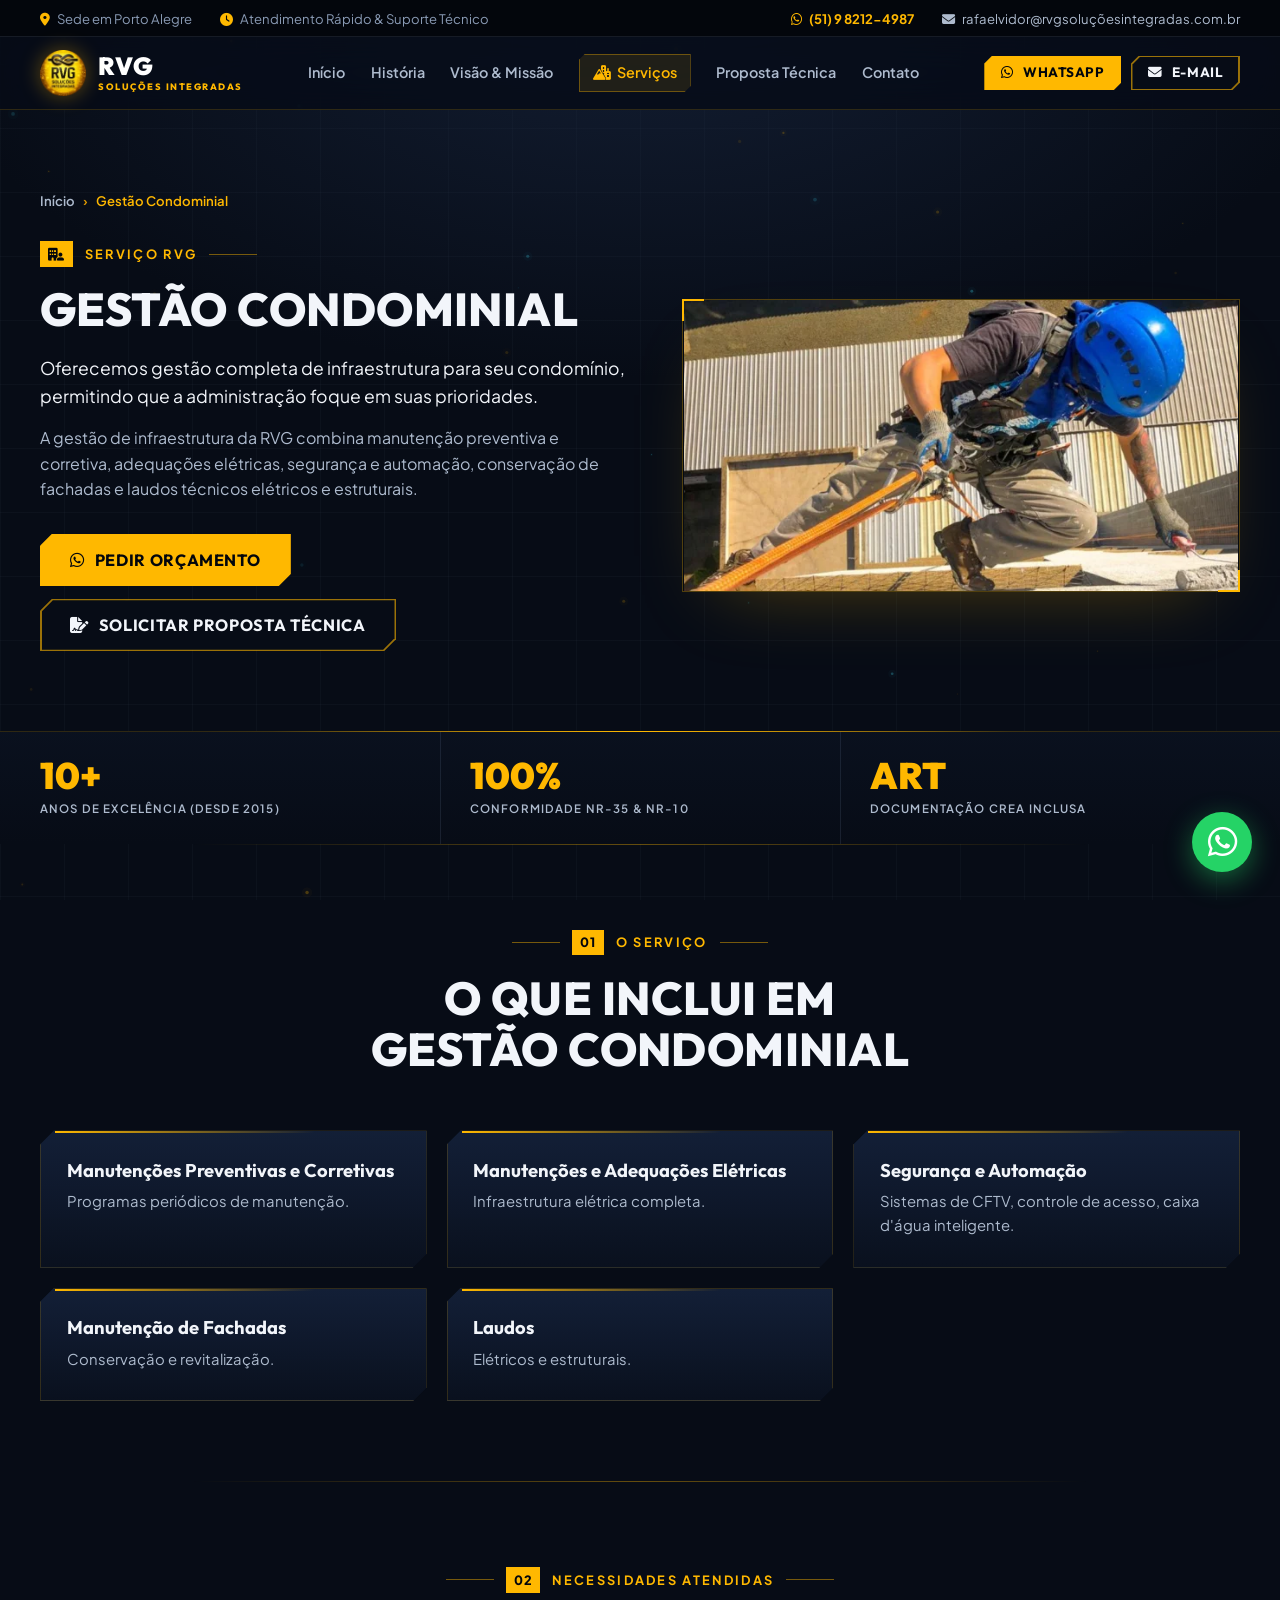
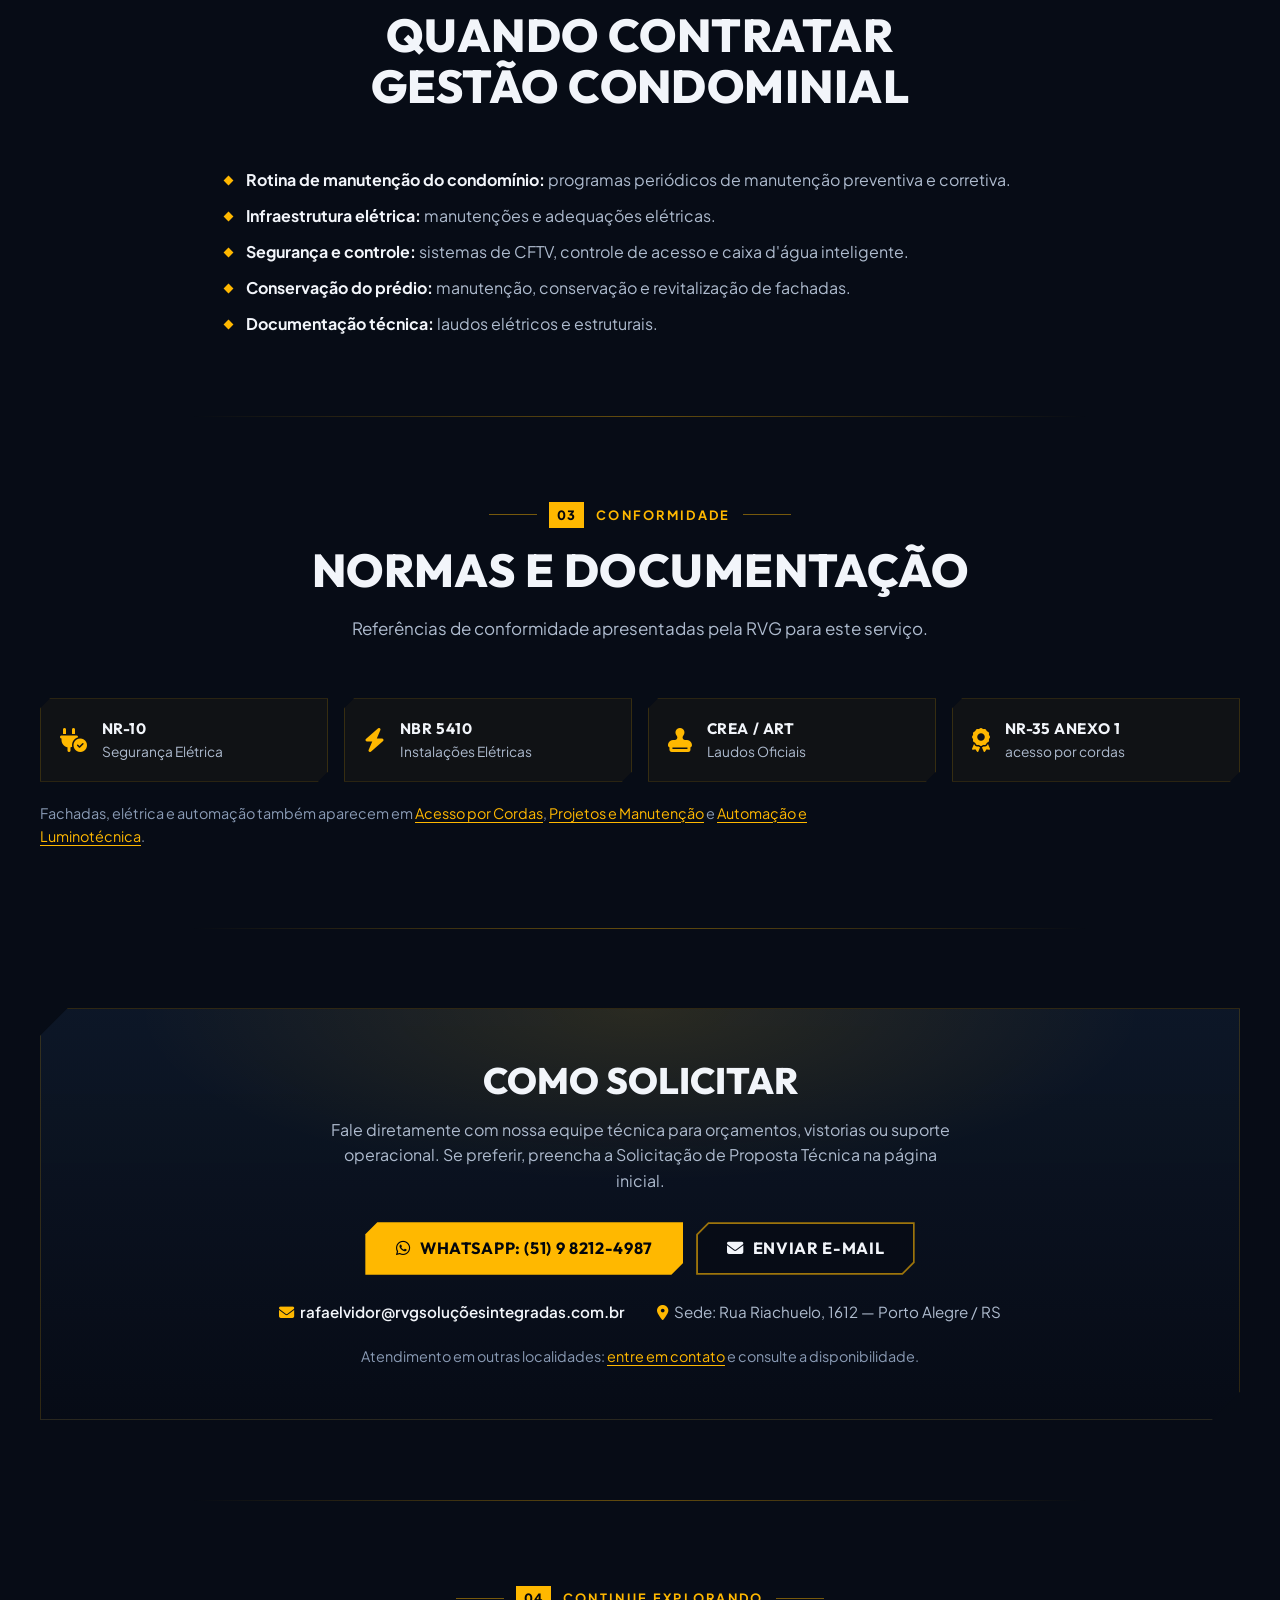
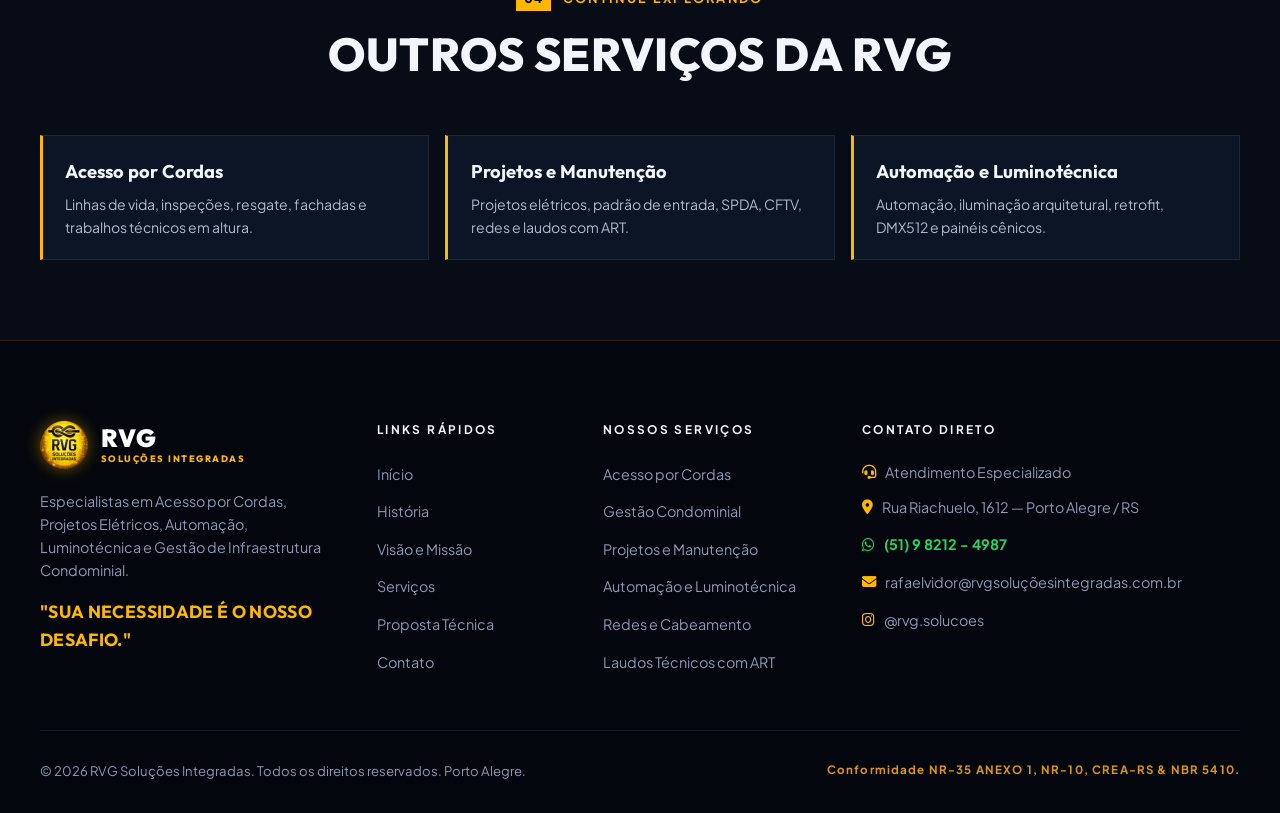
<file: servicos/gestao-condominial/index.html>
<!DOCTYPE html>
<html lang="pt-BR">
<head>
    <meta charset="UTF-8">
    <meta name="viewport" content="width=device-width, initial-scale=1.0">
    <title>Gestão Condominial e Manutenção | RVG Soluções Integradas</title>
    <meta name="description" content="Gestão de infraestrutura para condomínios: manutenção preventiva e corretiva, elétrica, CFTV, controle de acesso, fachadas e laudos técnicos.">
    <meta name="robots" content="index, follow, max-image-preview:large">
    <link rel="canonical" href="/servicos/gestao-condominial/">
    <meta name="theme-color" content="#070C16">

    <!-- Compartilhamento (Open Graph / Twitter). URLs absolutas são geradas no build (tools/build.ps1) -->
    <meta property="og:type" content="website">
    <meta property="og:locale" content="pt_BR">
    <meta property="og:site_name" content="RVG Soluções Integradas">
    <meta property="og:title" content="Gestão Condominial e Manutenção | RVG Soluções Integradas">
    <meta property="og:description" content="Gestão de infraestrutura para condomínios: manutenção preventiva e corretiva, elétrica, CFTV, controle de acesso, fachadas e laudos técnicos.">
    <meta property="og:url" content="/servicos/gestao-condominial/">
    <meta property="og:image" content="/assets/result_servico_gestao_condominial.jpg">
    <meta property="og:image:width" content="1200">
    <meta property="og:image:height" content="628">
    <meta property="og:image:alt" content="Profissional da RVG em acesso por cordas executando serviço em uma edificação">
    <meta name="twitter:card" content="summary_large_image">
    <meta name="twitter:title" content="Gestão Condominial e Manutenção | RVG Soluções Integradas">
    <meta name="twitter:description" content="Gestão de infraestrutura para condomínios: manutenção preventiva e corretiva, elétrica, CFTV, controle de acesso, fachadas e laudos técnicos.">
    <meta name="twitter:image" content="/assets/result_servico_gestao_condominial.jpg">

    <!-- Ícones -->
    <link rel="icon" href="../../favicon.ico" sizes="any">
    <link rel="icon" type="image/png" sizes="96x96" href="../../favicon-96x96.png">
    <link rel="apple-touch-icon" sizes="180x180" href="../../apple-touch-icon.png">
    <link rel="manifest" href="../../site.webmanifest">

    <link rel="preconnect" href="https://fonts.googleapis.com">
    <link rel="preconnect" href="https://fonts.gstatic.com" crossorigin>
    <link href="https://fonts.googleapis.com/css2?family=Outfit:wght@600..900&family=Plus+Jakarta+Sans:wght@400..800&display=swap" rel="stylesheet">
    <link rel="stylesheet" href="https://cdnjs.cloudflare.com/ajax/libs/font-awesome/6.5.1/css/all.min.css" integrity="sha512-DTOQO9RWCH3ppGqcWaEA1BIZOC6xxalwEsw9c2QQeAIftl+Vegovlnee1c9QX4TctnWMn13TZye+giMm8e2LwA==" crossorigin="anonymous" referrerpolicy="no-referrer">
    <link rel="stylesheet" href="../../css/styles.css">
    <script src="../../js/js-flag.js"></script>
</head>
<body>
<div class="page-wrapper">

    <canvas id="bg-canvas" class="bg-canvas" aria-hidden="true"></canvas>
    <div class="bg-grid" aria-hidden="true"></div>

    <!-- Top Bar -->
    <div class="topbar_component">
        <div class="padding-global">
            <div class="container-large">
                <div class="topbar_content">
                    <div class="topbar_info">
                        <span><i class="fa-solid fa-location-dot"></i> Sede em Porto Alegre</span>
                        <span><i class="fa-solid fa-clock"></i> Atendimento Rápido &amp; Suporte Técnico</span>
                    </div>
                    <div class="topbar_contact">
                        <a href="https://wa.me/5551982124987?text=Ol%C3%A1%2C%20gostaria%20de%20solicitar%20um%20or%C3%A7amento%20com%20a%20RVG%20Solu%C3%A7%C3%B5es%20Integradas." target="_blank" rel="noopener" class="topbar_link is-phone">
                            <i class="fa-brands fa-whatsapp"></i> (51) 9 8212-4987
                        </a>
                        <a href="mailto:rafaelvidor@xn--rvgsoluesintegradas-cyb80a.com.br" class="topbar_link">
                            <i class="fa-solid fa-envelope"></i> rafaelvidor@rvgsoluçõesintegradas.com.br
                        </a>
                    </div>
                </div>
            </div>
        </div>
    </div>

    <!-- Navbar -->
    <header class="navbar_component" id="header">
        <div class="padding-global">
            <div class="container-large">
                <div class="navbar_container">
                    <a href="../../#hero" class="navbar_logo-link" aria-label="RVG Soluções Integradas — Início">
                        <img src="../../assets/img/logo-96.webp" alt="RVG Soluções Integradas Logo Oficial" class="navbar_logo" width="48" height="48">
                        <span class="navbar_brand">
                            <span class="navbar_brand-title">RVG</span>
                            <span class="navbar_brand-subtitle">SOLUÇÕES INTEGRADAS</span>
                        </span>
                    </a>

                    <nav class="navbar_menu" id="nav-menu" aria-label="Navegação principal">
                        <ul class="navbar_menu-list">
                            <li><a href="../../#hero" class="navbar_link">Início</a></li>
                            <li><a href="../../#historia" class="navbar_link">História</a></li>
                            <li><a href="../../#visao-missao" class="navbar_link">Visão &amp; Missão</a></li>
                            <li><a href="../../#servicos" class="navbar_link is-highlight"><i class="fa-solid fa-mountain-city"></i> Serviços</a></li>
                            <li><a href="../../#proposta-tecnica" class="navbar_link">Proposta Técnica</a></li>
                            <li><a href="../../#contato" class="navbar_link">Contato</a></li>
                        </ul>
                        <div class="navbar_mobile-actions">
                            <a href="https://wa.me/5551982124987?text=Ol%C3%A1%2C%20preciso%20de%20um%20atendimento%20t%C3%A9cnico%20da%20RVG." target="_blank" rel="noopener" class="button is-full">
                                <i class="fa-brands fa-whatsapp"></i> WhatsApp: (51) 9 8212-4987
                            </a>
                            <a href="mailto:rafaelvidor@xn--rvgsoluesintegradas-cyb80a.com.br?subject=Solicita%C3%A7%C3%A3o%20de%20Or%C3%A7amento%20-%20RVG%20Solu%C3%A7%C3%B5es" class="button is-secondary is-full">
                                <i class="fa-solid fa-envelope"></i> E-mail Corporativo
                            </a>
                        </div>
                    </nav>

                    <div class="navbar_button-wrapper">
                        <a href="https://wa.me/5551982124987?text=Ol%C3%A1%2C%20preciso%20de%20um%20atendimento%20t%C3%A9cnico%20da%20RVG." target="_blank" rel="noopener" class="button is-small" title="WhatsApp Direto">
                            <i class="fa-brands fa-whatsapp"></i> WhatsApp
                        </a>
                        <a href="mailto:rafaelvidor@xn--rvgsoluesintegradas-cyb80a.com.br?subject=Solicita%C3%A7%C3%A3o%20de%20Or%C3%A7amento%20-%20RVG%20Solu%C3%A7%C3%B5es" class="button is-secondary is-small" title="Enviar E-mail">
                            <i class="fa-solid fa-envelope"></i> E-mail
                        </a>
                    </div>

                    <div class="navbar_mobile-buttons">
                        <a href="https://wa.me/5551982124987?text=Ol%C3%A1%2C%20gostaria%20de%20um%20or%C3%A7amento%20com%20a%20RVG%20Solu%C3%A7%C3%B5es." target="_blank" rel="noopener" class="navbar_wa-button" aria-label="Falar no WhatsApp">
                            <i class="fa-brands fa-whatsapp"></i>
                        </a>
                        <button class="navbar_menu-button" id="mobile-toggle" aria-label="Abrir menu" aria-expanded="false" aria-controls="nav-menu">
                            <i class="fa-solid fa-bars"></i>
                        </button>
                    </div>
                </div>
            </div>
        </div>
    </header>

    <main class="main-wrapper">

        <section class="section_service-hero" id="servico">
            <div class="padding-global">
                <div class="container-large">
                    <div class="padding-section-medium">
                        <nav aria-label="Você está em">
                            <ol class="breadcrumb_list">
                                <li><a href="../../">Início</a></li>
                                <li aria-current="page">Gestão Condominial</li>
                            </ol>
                        </nav>
                        <div class="service-hero_grid">
                            <div>
                                <div class="section-heading_label"><span class="section-heading_index"><i class="fa-solid fa-building-user"></i></span> Serviço RVG</div>
                                <h1 class="section-heading_title service-hero_title">Gestão Condominial</h1>
                                <p class="service-hero_lead">Oferecemos gestão completa de infraestrutura para seu condomínio, permitindo que a administração foque em suas prioridades.</p>
                                <p class="service-hero_text">A gestão de infraestrutura da RVG combina manutenção preventiva e corretiva, adequações elétricas, segurança e automação, conservação de fachadas e laudos técnicos elétricos e estruturais.</p>
                                <div class="service-hero_actions">
                                    <a href="https://wa.me/5551982124987?text=Gostaria%20de%20saber%20mais%20sobre%20Gest%C3%A3o%20Condominial." target="_blank" rel="noopener" class="button is-large"><i class="fa-brands fa-whatsapp"></i> Pedir orçamento</a>
                                    <a href="../../#proposta-tecnica" class="button is-secondary is-large"><i class="fa-solid fa-file-signature"></i> Solicitar proposta técnica</a>
                                </div>
                            </div>
                            <div class="service-hero_media"><picture><source type="image/webp" srcset="../../assets/img/servico_gestao_condominial-640.webp 640w, ../../assets/img/servico_gestao_condominial-1200.webp 1200w" sizes="(min-width: 992px) 560px, calc(100vw - 3rem)"><img src="../../assets/result_servico_gestao_condominial.jpg" alt="Profissional da RVG em acesso por cordas executando serviço em uma edificação" width="1200" height="628" decoding="async" fetchpriority="high"></picture></div>
                        </div>
                    </div>
                </div>
            </div>
        </section>

        <section class="service-stats" aria-label="Diferenciais da RVG">
            <div class="hero_stats">
                <div class="padding-global">
                    <div class="container-large">
                        <div class="hero_stats-list">
                            <div class="hero_stats-item"><span class="hero_stats-number">10+</span><span class="hero_stats-label">anos de excelência (Desde 2015)</span></div>
                            <div class="hero_stats-item"><span class="hero_stats-number">100%</span><span class="hero_stats-label">Conformidade NR-35 &amp; NR-10</span></div>
                            <div class="hero_stats-item"><span class="hero_stats-number">ART</span><span class="hero_stats-label">Documentação CREA Inclusa</span></div>
                        </div>
                    </div>
                </div>
            </div>
        </section>

        <section class="section_service-block" id="o-que-inclui">
            <div class="padding-global">
                <div class="container-large">
                    <div class="padding-section-medium">
                        <div class="section-heading_component is-center" data-reveal>
                            <div class="section-heading_label"><span class="section-heading_index">01</span> O serviço</div>
                            <h2 class="section-heading_title">O que inclui em Gestão Condominial</h2>
                        </div>
                        <div class="service-detail_grid">
                            <article class="service-detail_item" data-reveal>
                                <h3 class="service-detail_title">Manutenções Preventivas e Corretivas</h3>
                                <p class="service-detail_text">Programas periódicos de manutenção.</p>
                            </article>
                            <article class="service-detail_item" data-reveal>
                                <h3 class="service-detail_title">Manutenções e Adequações Elétricas</h3>
                                <p class="service-detail_text">Infraestrutura elétrica completa.</p>
                            </article>
                            <article class="service-detail_item" data-reveal>
                                <h3 class="service-detail_title">Segurança e Automação</h3>
                                <p class="service-detail_text">Sistemas de CFTV, controle de acesso, caixa d'água inteligente.</p>
                            </article>
                            <article class="service-detail_item" data-reveal>
                                <h3 class="service-detail_title">Manutenção de Fachadas</h3>
                                <p class="service-detail_text">Conservação e revitalização.</p>
                            </article>
                            <article class="service-detail_item" data-reveal>
                                <h3 class="service-detail_title">Laudos</h3>
                                <p class="service-detail_text">Elétricos e estruturais.</p>
                            </article>
                        </div>
                    </div>
                </div>
            </div>
        </section>

        <section class="section_service-block" id="necessidades">
            <div class="padding-global">
                <div class="container-large">
                    <div class="padding-section-medium">
                        <div class="section-heading_component is-center" data-reveal>
                            <div class="section-heading_label"><span class="section-heading_index">02</span> Necessidades atendidas</div>
                            <h2 class="section-heading_title">Quando contratar Gestão Condominial</h2>
                        </div>
                        <ul class="service-need_list is-center" data-reveal>
                            <li class="service-need_item"><strong>Rotina de manutenção do condomínio:</strong> programas periódicos de manutenção preventiva e corretiva.</li>
                            <li class="service-need_item"><strong>Infraestrutura elétrica:</strong> manutenções e adequações elétricas.</li>
                            <li class="service-need_item"><strong>Segurança e controle:</strong> sistemas de CFTV, controle de acesso e caixa d'água inteligente.</li>
                            <li class="service-need_item"><strong>Conservação do prédio:</strong> manutenção, conservação e revitalização de fachadas.</li>
                            <li class="service-need_item"><strong>Documentação técnica:</strong> laudos elétricos e estruturais.</li>
                        </ul>
                    </div>
                </div>
            </div>
        </section>

        <section class="section_service-block" id="normas">
            <div class="padding-global">
                <div class="container-large">
                    <div class="padding-section-medium">
                        <div class="section-heading_component is-center" data-reveal>
                            <div class="section-heading_label"><span class="section-heading_index">03</span> Conformidade</div>
                            <h2 class="section-heading_title">Normas e documentação</h2>
                            <p class="section-heading_subtitle">Referências de conformidade apresentadas pela RVG para este serviço.</p>
                        </div>
                        <div class="compliance_list" data-reveal>
                            <div class="compliance_item"><i class="fa-solid fa-plug-circle-check"></i><span><strong>NR-10</strong> Segurança Elétrica</span></div>
                            <div class="compliance_item"><i class="fa-solid fa-bolt"></i><span><strong>NBR 5410</strong> Instalações Elétricas</span></div>
                            <div class="compliance_item"><i class="fa-solid fa-stamp"></i><span><strong>CREA / ART</strong> Laudos Oficiais</span></div>
                            <div class="compliance_item"><i class="fa-solid fa-award"></i><span><strong>NR-35 ANEXO 1</strong> acesso por cordas</span></div>
                        </div>
                        <p class="service-note">Fachadas, elétrica e automação também aparecem em <a href="../acesso-por-cordas/">Acesso por Cordas</a>, <a href="../projetos-e-manutencao/">Projetos e Manutenção</a> e <a href="../automacao-e-luminotecnica/">Automação e Luminotécnica</a>.</p>
                    </div>
                </div>
            </div>
        </section>

        <section class="section_service-block" id="como-solicitar">
            <div class="padding-global">
                <div class="container-large">
                    <div class="padding-section-medium">
                        <div class="service-cta_component" data-reveal>
                            <h2 class="service-cta_title">Como solicitar</h2>
                            <p class="service-cta_text">Fale diretamente com nossa equipe técnica para orçamentos, vistorias ou suporte operacional. Se preferir, preencha a Solicitação de Proposta Técnica na página inicial.</p>
                            <div class="service-cta_actions">
                                <a href="https://wa.me/5551982124987?text=Gostaria%20de%20saber%20mais%20sobre%20Gest%C3%A3o%20Condominial." target="_blank" rel="noopener" class="button is-large"><i class="fa-brands fa-whatsapp"></i> WhatsApp: (51) 9 8212-4987</a>
                                <a href="mailto:rafaelvidor@xn--rvgsoluesintegradas-cyb80a.com.br?subject=Or%C3%A7amento%20-%20Gest%C3%A3o%20Condominial" class="button is-secondary is-large"><i class="fa-solid fa-envelope"></i> Enviar e-mail</a>
                            </div>
                            <div class="service-cta_contacts">
                                <span><i class="fa-solid fa-envelope"></i><a href="mailto:rafaelvidor@xn--rvgsoluesintegradas-cyb80a.com.br">rafaelvidor@rvgsoluçõesintegradas.com.br</a></span>
                                <span><i class="fa-solid fa-location-dot"></i>Sede: Rua Riachuelo, 1612 — Porto Alegre / RS</span>
                            </div>
                            <p class="service-note is-center">Atendimento em outras localidades: <a href="../../#contato">entre em contato</a> e consulte a disponibilidade.</p>
                        </div>
                    </div>
                </div>
            </div>
        </section>

        <section class="section_service-block" id="outros-servicos">
            <div class="padding-global">
                <div class="container-large">
                    <div class="padding-section-medium">
                        <div class="section-heading_component is-center" data-reveal>
                            <div class="section-heading_label"><span class="section-heading_index">04</span> Continue explorando</div>
                            <h2 class="section-heading_title">Outros serviços da RVG</h2>
                        </div>
                        <div class="service-related_list">
                            <a class="service-related_link" href="../acesso-por-cordas/" data-reveal><span class="service-related_name">Acesso por Cordas</span><span class="service-related_desc">Linhas de vida, inspeções, resgate, fachadas e trabalhos técnicos em altura.</span></a>
                            <a class="service-related_link" href="../projetos-e-manutencao/" data-reveal><span class="service-related_name">Projetos e Manutenção</span><span class="service-related_desc">Projetos elétricos, padrão de entrada, SPDA, CFTV, redes e laudos com ART.</span></a>
                            <a class="service-related_link" href="../automacao-e-luminotecnica/" data-reveal><span class="service-related_name">Automação e Luminotécnica</span><span class="service-related_desc">Automação, iluminação arquitetural, retrofit, DMX512 e painéis cênicos.</span></a>
                        </div>
                    </div>
                </div>
            </div>
        </section>
    </main>

    <!-- Footer -->
    <footer class="footer_component">
        <div class="padding-global">
            <div class="container-large">
                <div class="footer_grid">
                    <div class="footer_brand">
                        <div class="footer_logo-wrapper">
                            <img src="../../assets/img/logo-96.webp" alt="RVG Soluções Integradas" class="footer_logo" width="44" height="44" loading="lazy" decoding="async">
                            <span class="navbar_brand">
                                <span class="navbar_brand-title">RVG</span>
                                <span class="navbar_brand-subtitle">SOLUÇÕES INTEGRADAS</span>
                            </span>
                        </div>
                        <p class="footer_text">Especialistas em Acesso por Cordas, Projetos Elétricos, Automação, Luminotécnica e Gestão de Infraestrutura Condominial.</p>
                        <p class="footer_slogan">"Sua necessidade é o nosso desafio."</p>
                    </div>
                    <div class="footer_column">
                        <h2 class="footer_heading">Links Rápidos</h2>
                        <ul class="footer_link-list">
                            <li><a href="../../#hero" class="footer_link">Início</a></li>
                            <li><a href="../../#historia" class="footer_link">História</a></li>
                            <li><a href="../../#visao-missao" class="footer_link">Visão e Missão</a></li>
                            <li><a href="../../#servicos" class="footer_link">Serviços</a></li>
                            <li><a href="../../#proposta-tecnica" class="footer_link">Proposta Técnica</a></li>
                            <li><a href="../../#contato" class="footer_link">Contato</a></li>
                        </ul>
                    </div>
                    <div class="footer_column">
                        <h2 class="footer_heading">Nossos Serviços</h2>
                        <ul class="footer_link-list">
                            <li><a href="../../servicos/acesso-por-cordas/" class="footer_link">Acesso por Cordas</a></li>
                            <li><a href="../../servicos/gestao-condominial/" class="footer_link">Gestão Condominial</a></li>
                            <li><a href="../../servicos/projetos-e-manutencao/" class="footer_link">Projetos e Manutenção</a></li>
                            <li><a href="../../servicos/automacao-e-luminotecnica/" class="footer_link">Automação e Luminotécnica</a></li>
                            <li><a href="../../servicos/projetos-e-manutencao/#redes-e-cabeamento" class="footer_link">Redes e Cabeamento</a></li>
                            <li><a href="../../servicos/projetos-e-manutencao/#laudos-e-documentacoes" class="footer_link">Laudos Técnicos com ART</a></li>
                        </ul>
                    </div>
                    <div class="footer_column">
                        <h2 class="footer_heading">Contato Direto</h2>
                        <ul class="footer_link-list">
                            <li class="footer_contact-item"><i class="fa-solid fa-headset"></i> Atendimento Especializado</li>
                            <li class="footer_contact-item"><i class="fa-solid fa-location-dot"></i> Rua Riachuelo, 1612 — Porto Alegre / RS</li>
                            <li><a href="https://wa.me/5551982124987" target="_blank" rel="noopener" class="footer_link is-whatsapp"><i class="fa-brands fa-whatsapp"></i> (51) 9 8212 - 4987</a></li>
                            <li><a href="mailto:rafaelvidor@xn--rvgsoluesintegradas-cyb80a.com.br" class="footer_link"><i class="fa-solid fa-envelope"></i> rafaelvidor@rvgsoluçõesintegradas.com.br</a></li>
                            <li><a href="https://instagram.com/rvg.solucoes" target="_blank" rel="noopener" class="footer_link"><i class="fa-brands fa-instagram"></i> @rvg.solucoes</a></li>
                        </ul>
                    </div>
                </div>
                <div class="footer_bottom">
                    <p>&copy; 2026 RVG Soluções Integradas. Todos os direitos reservados. Porto Alegre.</p>
                    <p class="footer_legal">Conformidade NR-35 ANEXO 1, NR-10, CREA-RS &amp; NBR 5410.</p>
                </div>
            </div>
        </div>
    </footer>

    <!-- WhatsApp flutuante -->
    <a href="https://wa.me/5551982124987?text=Ol%C3%A1!%20Gostaria%20de%20atendimento%20t%C3%A9cnico%20da%20RVG%20Solu%C3%A7%C3%B5es%20Integradas." class="whatsapp-float_component" target="_blank" rel="noopener" aria-label="Falar no WhatsApp">
        <i class="fa-brands fa-whatsapp"></i>
        <span class="whatsapp-float_tooltip">Falar no WhatsApp</span>
    </a>

</div>

<script src="../../js/app.js" defer></script>
</body>
</html>
</file>
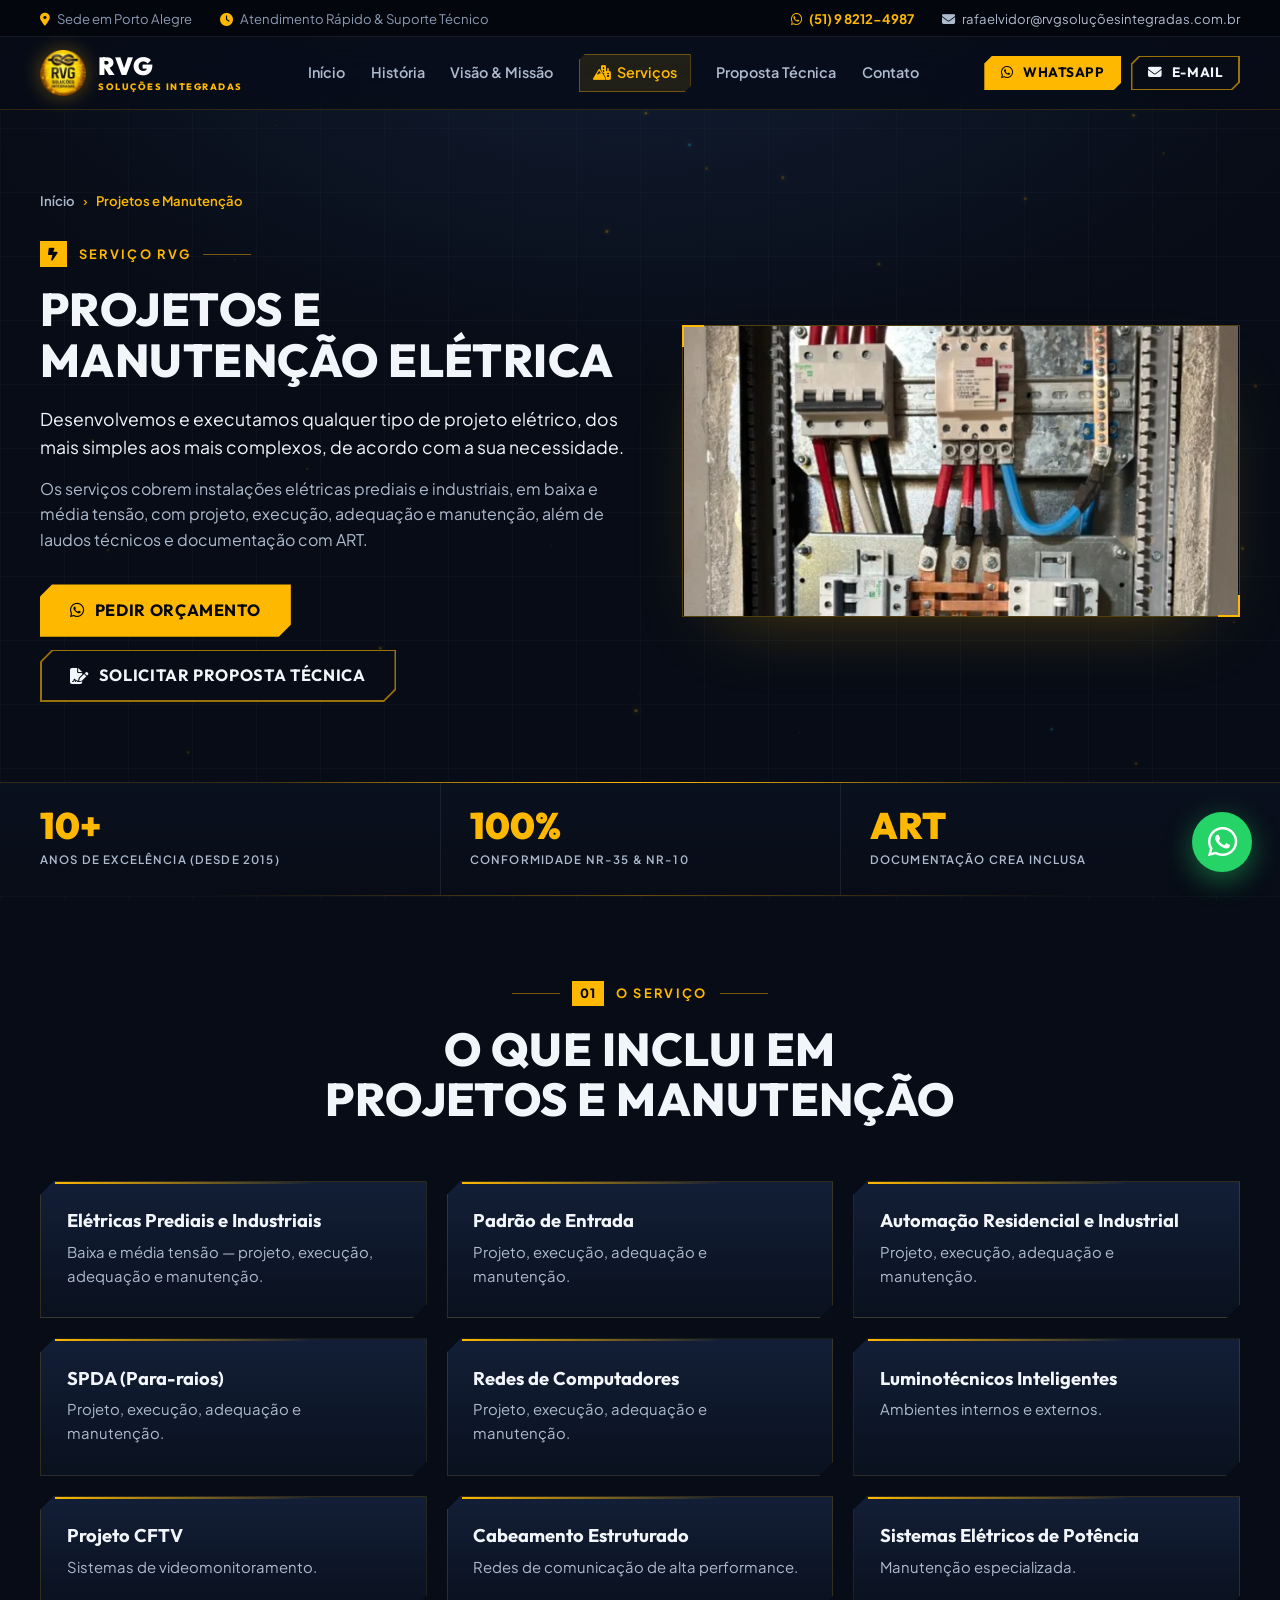
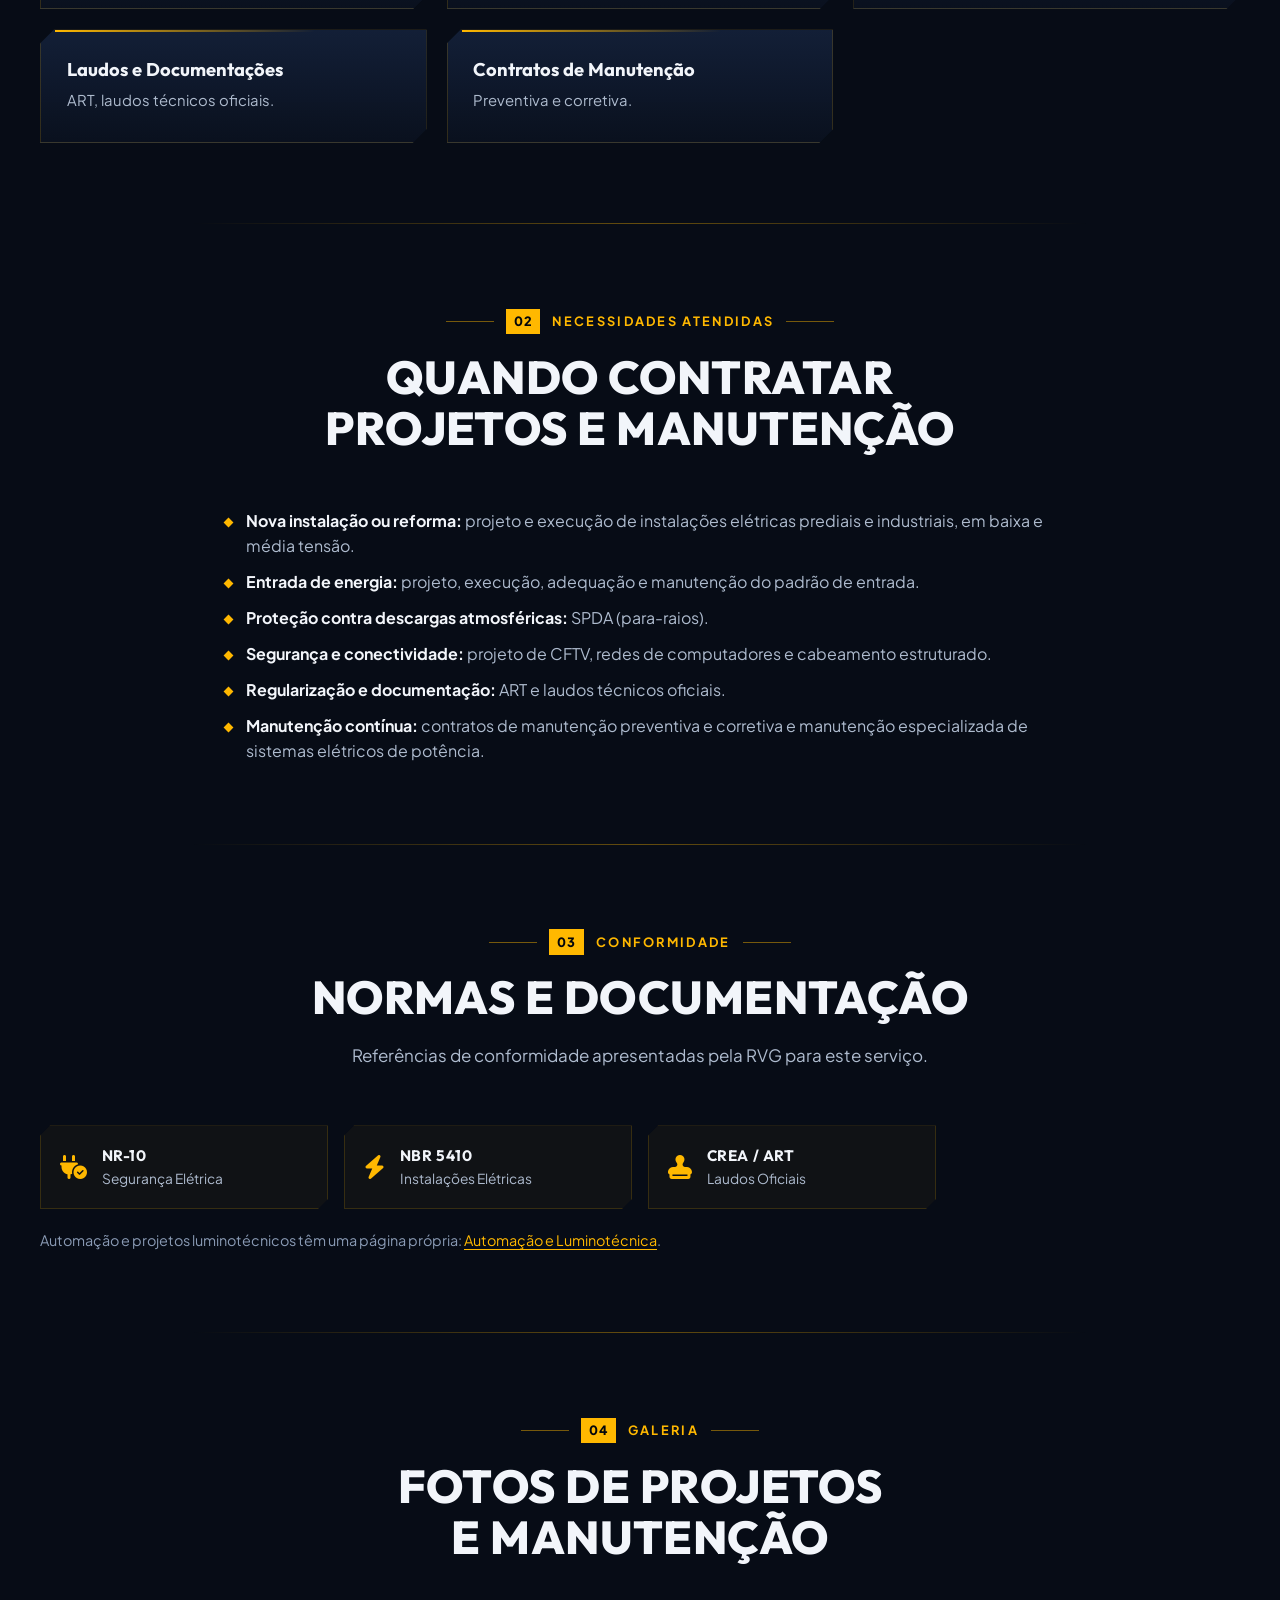
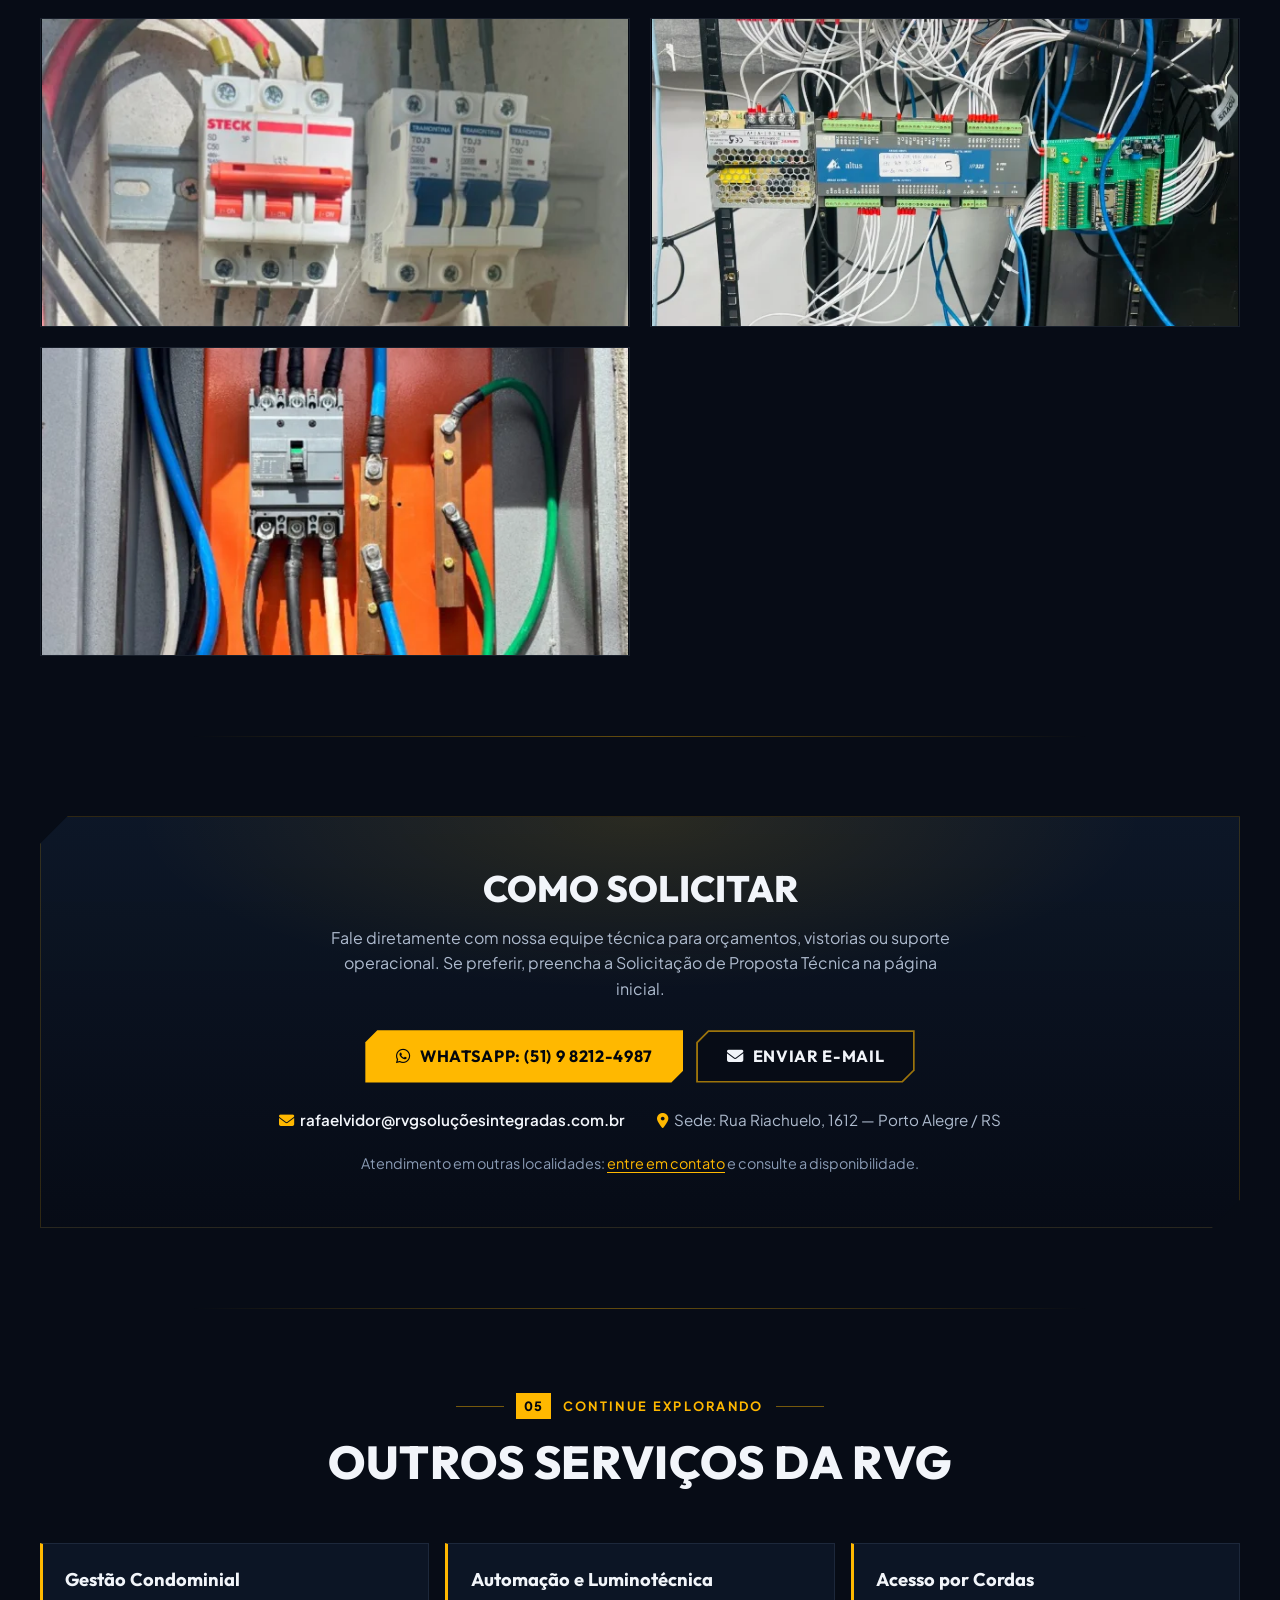
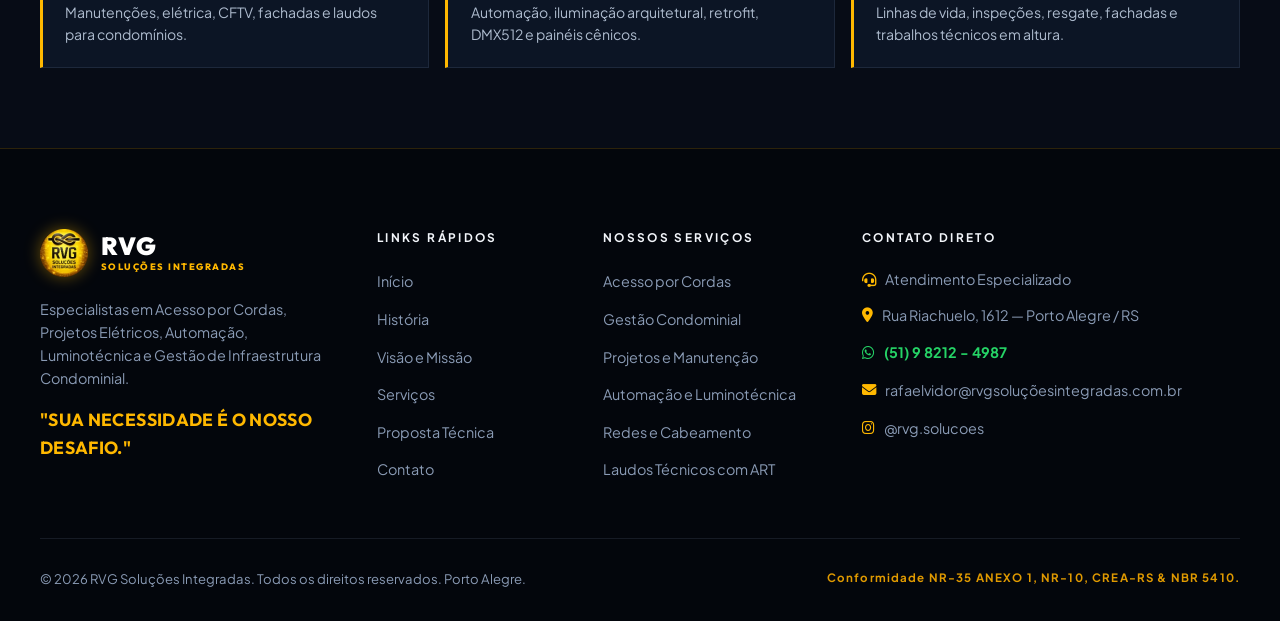
<file: servicos/projetos-e-manutencao/index.html>
<!DOCTYPE html>
<html lang="pt-BR">
<head>
    <meta charset="UTF-8">
    <meta name="viewport" content="width=device-width, initial-scale=1.0">
    <title>Projetos e Manutenção Elétrica | RVG Soluções Integradas</title>
    <meta name="description" content="Projetos e manutenção elétrica prediais e industriais: padrão de entrada, SPDA (para-raios), CFTV, redes, laudos com ART e contratos de manutenção.">
    <meta name="robots" content="index, follow, max-image-preview:large">
    <link rel="canonical" href="/servicos/projetos-e-manutencao/">
    <meta name="theme-color" content="#070C16">

    <!-- Compartilhamento (Open Graph / Twitter). URLs absolutas são geradas no build (tools/build.ps1) -->
    <meta property="og:type" content="website">
    <meta property="og:locale" content="pt_BR">
    <meta property="og:site_name" content="RVG Soluções Integradas">
    <meta property="og:title" content="Projetos e Manutenção Elétrica | RVG Soluções Integradas">
    <meta property="og:description" content="Projetos e manutenção elétrica prediais e industriais: padrão de entrada, SPDA (para-raios), CFTV, redes, laudos com ART e contratos de manutenção.">
    <meta property="og:url" content="/servicos/projetos-e-manutencao/">
    <meta property="og:image" content="/assets/result_projetos_manutencao_02.jpg">
    <meta property="og:image:width" content="1198">
    <meta property="og:image:height" content="628">
    <meta property="og:image:alt" content="Quadro de distribuição elétrica com disjuntores e barramento de cobre">
    <meta name="twitter:card" content="summary_large_image">
    <meta name="twitter:title" content="Projetos e Manutenção Elétrica | RVG Soluções Integradas">
    <meta name="twitter:description" content="Projetos e manutenção elétrica prediais e industriais: padrão de entrada, SPDA (para-raios), CFTV, redes, laudos com ART e contratos de manutenção.">
    <meta name="twitter:image" content="/assets/result_projetos_manutencao_02.jpg">

    <!-- Ícones -->
    <link rel="icon" href="../../favicon.ico" sizes="any">
    <link rel="icon" type="image/png" sizes="96x96" href="../../favicon-96x96.png">
    <link rel="apple-touch-icon" sizes="180x180" href="../../apple-touch-icon.png">
    <link rel="manifest" href="../../site.webmanifest">

    <link rel="preconnect" href="https://fonts.googleapis.com">
    <link rel="preconnect" href="https://fonts.gstatic.com" crossorigin>
    <link href="https://fonts.googleapis.com/css2?family=Outfit:wght@600..900&family=Plus+Jakarta+Sans:wght@400..800&display=swap" rel="stylesheet">
    <link rel="stylesheet" href="https://cdnjs.cloudflare.com/ajax/libs/font-awesome/6.5.1/css/all.min.css" integrity="sha512-DTOQO9RWCH3ppGqcWaEA1BIZOC6xxalwEsw9c2QQeAIftl+Vegovlnee1c9QX4TctnWMn13TZye+giMm8e2LwA==" crossorigin="anonymous" referrerpolicy="no-referrer">
    <link rel="stylesheet" href="../../css/styles.css">
    <script src="../../js/js-flag.js"></script>
</head>
<body>
<div class="page-wrapper">

    <canvas id="bg-canvas" class="bg-canvas" aria-hidden="true"></canvas>
    <div class="bg-grid" aria-hidden="true"></div>

    <!-- Top Bar -->
    <div class="topbar_component">
        <div class="padding-global">
            <div class="container-large">
                <div class="topbar_content">
                    <div class="topbar_info">
                        <span><i class="fa-solid fa-location-dot"></i> Sede em Porto Alegre</span>
                        <span><i class="fa-solid fa-clock"></i> Atendimento Rápido &amp; Suporte Técnico</span>
                    </div>
                    <div class="topbar_contact">
                        <a href="https://wa.me/5551982124987?text=Ol%C3%A1%2C%20gostaria%20de%20solicitar%20um%20or%C3%A7amento%20com%20a%20RVG%20Solu%C3%A7%C3%B5es%20Integradas." target="_blank" rel="noopener" class="topbar_link is-phone">
                            <i class="fa-brands fa-whatsapp"></i> (51) 9 8212-4987
                        </a>
                        <a href="mailto:rafaelvidor@xn--rvgsoluesintegradas-cyb80a.com.br" class="topbar_link">
                            <i class="fa-solid fa-envelope"></i> rafaelvidor@rvgsoluçõesintegradas.com.br
                        </a>
                    </div>
                </div>
            </div>
        </div>
    </div>

    <!-- Navbar -->
    <header class="navbar_component" id="header">
        <div class="padding-global">
            <div class="container-large">
                <div class="navbar_container">
                    <a href="../../#hero" class="navbar_logo-link" aria-label="RVG Soluções Integradas — Início">
                        <img src="../../assets/img/logo-96.webp" alt="RVG Soluções Integradas Logo Oficial" class="navbar_logo" width="48" height="48">
                        <span class="navbar_brand">
                            <span class="navbar_brand-title">RVG</span>
                            <span class="navbar_brand-subtitle">SOLUÇÕES INTEGRADAS</span>
                        </span>
                    </a>

                    <nav class="navbar_menu" id="nav-menu" aria-label="Navegação principal">
                        <ul class="navbar_menu-list">
                            <li><a href="../../#hero" class="navbar_link">Início</a></li>
                            <li><a href="../../#historia" class="navbar_link">História</a></li>
                            <li><a href="../../#visao-missao" class="navbar_link">Visão &amp; Missão</a></li>
                            <li><a href="../../#servicos" class="navbar_link is-highlight"><i class="fa-solid fa-mountain-city"></i> Serviços</a></li>
                            <li><a href="../../#proposta-tecnica" class="navbar_link">Proposta Técnica</a></li>
                            <li><a href="../../#contato" class="navbar_link">Contato</a></li>
                        </ul>
                        <div class="navbar_mobile-actions">
                            <a href="https://wa.me/5551982124987?text=Ol%C3%A1%2C%20preciso%20de%20um%20atendimento%20t%C3%A9cnico%20da%20RVG." target="_blank" rel="noopener" class="button is-full">
                                <i class="fa-brands fa-whatsapp"></i> WhatsApp: (51) 9 8212-4987
                            </a>
                            <a href="mailto:rafaelvidor@xn--rvgsoluesintegradas-cyb80a.com.br?subject=Solicita%C3%A7%C3%A3o%20de%20Or%C3%A7amento%20-%20RVG%20Solu%C3%A7%C3%B5es" class="button is-secondary is-full">
                                <i class="fa-solid fa-envelope"></i> E-mail Corporativo
                            </a>
                        </div>
                    </nav>

                    <div class="navbar_button-wrapper">
                        <a href="https://wa.me/5551982124987?text=Ol%C3%A1%2C%20preciso%20de%20um%20atendimento%20t%C3%A9cnico%20da%20RVG." target="_blank" rel="noopener" class="button is-small" title="WhatsApp Direto">
                            <i class="fa-brands fa-whatsapp"></i> WhatsApp
                        </a>
                        <a href="mailto:rafaelvidor@xn--rvgsoluesintegradas-cyb80a.com.br?subject=Solicita%C3%A7%C3%A3o%20de%20Or%C3%A7amento%20-%20RVG%20Solu%C3%A7%C3%B5es" class="button is-secondary is-small" title="Enviar E-mail">
                            <i class="fa-solid fa-envelope"></i> E-mail
                        </a>
                    </div>

                    <div class="navbar_mobile-buttons">
                        <a href="https://wa.me/5551982124987?text=Ol%C3%A1%2C%20gostaria%20de%20um%20or%C3%A7amento%20com%20a%20RVG%20Solu%C3%A7%C3%B5es." target="_blank" rel="noopener" class="navbar_wa-button" aria-label="Falar no WhatsApp">
                            <i class="fa-brands fa-whatsapp"></i>
                        </a>
                        <button class="navbar_menu-button" id="mobile-toggle" aria-label="Abrir menu" aria-expanded="false" aria-controls="nav-menu">
                            <i class="fa-solid fa-bars"></i>
                        </button>
                    </div>
                </div>
            </div>
        </div>
    </header>

    <main class="main-wrapper">

        <section class="section_service-hero" id="servico">
            <div class="padding-global">
                <div class="container-large">
                    <div class="padding-section-medium">
                        <nav aria-label="Você está em">
                            <ol class="breadcrumb_list">
                                <li><a href="../../">Início</a></li>
                                <li aria-current="page">Projetos e Manutenção</li>
                            </ol>
                        </nav>
                        <div class="service-hero_grid">
                            <div>
                                <div class="section-heading_label"><span class="section-heading_index"><i class="fa-solid fa-bolt-lightning"></i></span> Serviço RVG</div>
                                <h1 class="section-heading_title service-hero_title">Projetos e Manutenção Elétrica</h1>
                                <p class="service-hero_lead">Desenvolvemos e executamos qualquer tipo de projeto elétrico, dos mais simples aos mais complexos, de acordo com a sua necessidade.</p>
                                <p class="service-hero_text">Os serviços cobrem instalações elétricas prediais e industriais, em baixa e média tensão, com projeto, execução, adequação e manutenção, além de laudos técnicos e documentação com ART.</p>
                                <div class="service-hero_actions">
                                    <a href="https://wa.me/5551982124987?text=Gostaria%20de%20saber%20mais%20sobre%20Projetos%20e%20Manuten%C3%A7%C3%A3o." target="_blank" rel="noopener" class="button is-large"><i class="fa-brands fa-whatsapp"></i> Pedir orçamento</a>
                                    <a href="../../#proposta-tecnica" class="button is-secondary is-large"><i class="fa-solid fa-file-signature"></i> Solicitar proposta técnica</a>
                                </div>
                            </div>
                            <div class="service-hero_media"><picture><source type="image/webp" srcset="../../assets/img/projetos_manutencao_02-640.webp 640w, ../../assets/img/projetos_manutencao_02-1200.webp 1200w" sizes="(min-width: 992px) 560px, calc(100vw - 3rem)"><img src="../../assets/result_projetos_manutencao_02.jpg" alt="Quadro de distribuição elétrica com disjuntores e barramento de cobre" width="1198" height="628" decoding="async" fetchpriority="high"></picture></div>
                        </div>
                    </div>
                </div>
            </div>
        </section>

        <section class="service-stats" aria-label="Diferenciais da RVG">
            <div class="hero_stats">
                <div class="padding-global">
                    <div class="container-large">
                        <div class="hero_stats-list">
                            <div class="hero_stats-item"><span class="hero_stats-number">10+</span><span class="hero_stats-label">anos de excelência (Desde 2015)</span></div>
                            <div class="hero_stats-item"><span class="hero_stats-number">100%</span><span class="hero_stats-label">Conformidade NR-35 &amp; NR-10</span></div>
                            <div class="hero_stats-item"><span class="hero_stats-number">ART</span><span class="hero_stats-label">Documentação CREA Inclusa</span></div>
                        </div>
                    </div>
                </div>
            </div>
        </section>

        <section class="section_service-block" id="o-que-inclui">
            <div class="padding-global">
                <div class="container-large">
                    <div class="padding-section-medium">
                        <div class="section-heading_component is-center" data-reveal>
                            <div class="section-heading_label"><span class="section-heading_index">01</span> O serviço</div>
                            <h2 class="section-heading_title">O que inclui em Projetos e Manutenção</h2>
                        </div>
                        <div class="service-detail_grid">
                            <article class="service-detail_item" data-reveal>
                                <h3 class="service-detail_title">Elétricas Prediais e Industriais</h3>
                                <p class="service-detail_text">Baixa e média tensão — projeto, execução, adequação e manutenção.</p>
                            </article>
                            <article class="service-detail_item" data-reveal>
                                <h3 class="service-detail_title">Padrão de Entrada</h3>
                                <p class="service-detail_text">Projeto, execução, adequação e manutenção.</p>
                            </article>
                            <article class="service-detail_item" data-reveal>
                                <h3 class="service-detail_title">Automação Residencial e Industrial</h3>
                                <p class="service-detail_text">Projeto, execução, adequação e manutenção.</p>
                            </article>
                            <article class="service-detail_item" data-reveal>
                                <h3 class="service-detail_title">SPDA (Para-raios)</h3>
                                <p class="service-detail_text">Projeto, execução, adequação e manutenção.</p>
                            </article>
                            <article class="service-detail_item" id="redes-e-cabeamento" data-reveal>
                                <h3 class="service-detail_title">Redes de Computadores</h3>
                                <p class="service-detail_text">Projeto, execução, adequação e manutenção.</p>
                            </article>
                            <article class="service-detail_item" data-reveal>
                                <h3 class="service-detail_title">Luminotécnicos Inteligentes</h3>
                                <p class="service-detail_text">Ambientes internos e externos.</p>
                            </article>
                            <article class="service-detail_item" data-reveal>
                                <h3 class="service-detail_title">Projeto CFTV</h3>
                                <p class="service-detail_text">Sistemas de videomonitoramento.</p>
                            </article>
                            <article class="service-detail_item" data-reveal>
                                <h3 class="service-detail_title">Cabeamento Estruturado</h3>
                                <p class="service-detail_text">Redes de comunicação de alta performance.</p>
                            </article>
                            <article class="service-detail_item" data-reveal>
                                <h3 class="service-detail_title">Sistemas Elétricos de Potência</h3>
                                <p class="service-detail_text">Manutenção especializada.</p>
                            </article>
                            <article class="service-detail_item" id="laudos-e-documentacoes" data-reveal>
                                <h3 class="service-detail_title">Laudos e Documentações</h3>
                                <p class="service-detail_text">ART, laudos técnicos oficiais.</p>
                            </article>
                            <article class="service-detail_item" data-reveal>
                                <h3 class="service-detail_title">Contratos de Manutenção</h3>
                                <p class="service-detail_text">Preventiva e corretiva.</p>
                            </article>
                        </div>
                    </div>
                </div>
            </div>
        </section>

        <section class="section_service-block" id="necessidades">
            <div class="padding-global">
                <div class="container-large">
                    <div class="padding-section-medium">
                        <div class="section-heading_component is-center" data-reveal>
                            <div class="section-heading_label"><span class="section-heading_index">02</span> Necessidades atendidas</div>
                            <h2 class="section-heading_title">Quando contratar Projetos e Manutenção</h2>
                        </div>
                        <ul class="service-need_list is-center" data-reveal>
                            <li class="service-need_item"><strong>Nova instalação ou reforma:</strong> projeto e execução de instalações elétricas prediais e industriais, em baixa e média tensão.</li>
                            <li class="service-need_item"><strong>Entrada de energia:</strong> projeto, execução, adequação e manutenção do padrão de entrada.</li>
                            <li class="service-need_item"><strong>Proteção contra descargas atmosféricas:</strong> SPDA (para-raios).</li>
                            <li class="service-need_item"><strong>Segurança e conectividade:</strong> projeto de CFTV, redes de computadores e cabeamento estruturado.</li>
                            <li class="service-need_item"><strong>Regularização e documentação:</strong> ART e laudos técnicos oficiais.</li>
                            <li class="service-need_item"><strong>Manutenção contínua:</strong> contratos de manutenção preventiva e corretiva e manutenção especializada de sistemas elétricos de potência.</li>
                        </ul>
                    </div>
                </div>
            </div>
        </section>

        <section class="section_service-block" id="normas">
            <div class="padding-global">
                <div class="container-large">
                    <div class="padding-section-medium">
                        <div class="section-heading_component is-center" data-reveal>
                            <div class="section-heading_label"><span class="section-heading_index">03</span> Conformidade</div>
                            <h2 class="section-heading_title">Normas e documentação</h2>
                            <p class="section-heading_subtitle">Referências de conformidade apresentadas pela RVG para este serviço.</p>
                        </div>
                        <div class="compliance_list" data-reveal>
                            <div class="compliance_item"><i class="fa-solid fa-plug-circle-check"></i><span><strong>NR-10</strong> Segurança Elétrica</span></div>
                            <div class="compliance_item"><i class="fa-solid fa-bolt"></i><span><strong>NBR 5410</strong> Instalações Elétricas</span></div>
                            <div class="compliance_item"><i class="fa-solid fa-stamp"></i><span><strong>CREA / ART</strong> Laudos Oficiais</span></div>
                        </div>
                        <p class="service-note">Automação e projetos luminotécnicos têm uma página própria: <a href="../automacao-e-luminotecnica/">Automação e Luminotécnica</a>.</p>
                    </div>
                </div>
            </div>
        </section>

        <section class="section_service-block" id="fotos">
            <div class="padding-global">
                <div class="container-large">
                    <div class="padding-section-medium">
                        <div class="section-heading_component is-center" data-reveal>
                            <div class="section-heading_label"><span class="section-heading_index">04</span> Galeria</div>
                            <h2 class="section-heading_title">Fotos de Projetos e Manutenção</h2>
                        </div>
                        <div class="service-gallery_grid">
                            <figure class="service-gallery_figure" data-reveal><picture><source type="image/webp" srcset="../../assets/img/projetos_manutencao_03-640.webp 640w, ../../assets/img/projetos_manutencao_03-1200.webp 1200w" sizes="(min-width: 992px) 600px, calc(100vw - 3rem)"><img src="../../assets/result_projetos_manutencao_03.jpg" alt="Disjuntores em trilho DIN com cabos conectados em quadro elétrico" width="1198" height="628" loading="lazy" decoding="async"></picture></figure>
                            <figure class="service-gallery_figure" data-reveal><picture><source type="image/webp" srcset="../../assets/img/projetos_manutencao_05-640.webp 640w, ../../assets/img/projetos_manutencao_05-1200.webp 1200w" sizes="(min-width: 992px) 600px, calc(100vw - 3rem)"><img src="../../assets/result_projetos_manutencao_05.jpeg" alt="Controlador programável (CLP) com fonte e fiação organizada em painel de automação" width="1199" height="628" loading="lazy" decoding="async"></picture></figure>
                            <figure class="service-gallery_figure" data-reveal><picture><source type="image/webp" srcset="../../assets/img/projetos_manutencao_06-640.webp 640w, ../../assets/img/projetos_manutencao_06-1200.webp 1200w" sizes="(min-width: 992px) 600px, calc(100vw - 3rem)"><img src="../../assets/result_projetos_manutencao_06.jpg" alt="Padrão de Entrada e Disjuntor em Caixa Moldada com Barramento" width="1198" height="628" loading="lazy" decoding="async"></picture></figure>
                        </div>
                    </div>
                </div>
            </div>
        </section>

        <section class="section_service-block" id="como-solicitar">
            <div class="padding-global">
                <div class="container-large">
                    <div class="padding-section-medium">
                        <div class="service-cta_component" data-reveal>
                            <h2 class="service-cta_title">Como solicitar</h2>
                            <p class="service-cta_text">Fale diretamente com nossa equipe técnica para orçamentos, vistorias ou suporte operacional. Se preferir, preencha a Solicitação de Proposta Técnica na página inicial.</p>
                            <div class="service-cta_actions">
                                <a href="https://wa.me/5551982124987?text=Gostaria%20de%20saber%20mais%20sobre%20Projetos%20e%20Manuten%C3%A7%C3%A3o." target="_blank" rel="noopener" class="button is-large"><i class="fa-brands fa-whatsapp"></i> WhatsApp: (51) 9 8212-4987</a>
                                <a href="mailto:rafaelvidor@xn--rvgsoluesintegradas-cyb80a.com.br?subject=Or%C3%A7amento%20-%20Projetos%20e%20Manuten%C3%A7%C3%A3o" class="button is-secondary is-large"><i class="fa-solid fa-envelope"></i> Enviar e-mail</a>
                            </div>
                            <div class="service-cta_contacts">
                                <span><i class="fa-solid fa-envelope"></i><a href="mailto:rafaelvidor@xn--rvgsoluesintegradas-cyb80a.com.br">rafaelvidor@rvgsoluçõesintegradas.com.br</a></span>
                                <span><i class="fa-solid fa-location-dot"></i>Sede: Rua Riachuelo, 1612 — Porto Alegre / RS</span>
                            </div>
                            <p class="service-note is-center">Atendimento em outras localidades: <a href="../../#contato">entre em contato</a> e consulte a disponibilidade.</p>
                        </div>
                    </div>
                </div>
            </div>
        </section>

        <section class="section_service-block" id="outros-servicos">
            <div class="padding-global">
                <div class="container-large">
                    <div class="padding-section-medium">
                        <div class="section-heading_component is-center" data-reveal>
                            <div class="section-heading_label"><span class="section-heading_index">05</span> Continue explorando</div>
                            <h2 class="section-heading_title">Outros serviços da RVG</h2>
                        </div>
                        <div class="service-related_list">
                            <a class="service-related_link" href="../gestao-condominial/" data-reveal><span class="service-related_name">Gestão Condominial</span><span class="service-related_desc">Manutenções, elétrica, CFTV, fachadas e laudos para condomínios.</span></a>
                            <a class="service-related_link" href="../automacao-e-luminotecnica/" data-reveal><span class="service-related_name">Automação e Luminotécnica</span><span class="service-related_desc">Automação, iluminação arquitetural, retrofit, DMX512 e painéis cênicos.</span></a>
                            <a class="service-related_link" href="../acesso-por-cordas/" data-reveal><span class="service-related_name">Acesso por Cordas</span><span class="service-related_desc">Linhas de vida, inspeções, resgate, fachadas e trabalhos técnicos em altura.</span></a>
                        </div>
                    </div>
                </div>
            </div>
        </section>
    </main>

    <!-- Footer -->
    <footer class="footer_component">
        <div class="padding-global">
            <div class="container-large">
                <div class="footer_grid">
                    <div class="footer_brand">
                        <div class="footer_logo-wrapper">
                            <img src="../../assets/img/logo-96.webp" alt="RVG Soluções Integradas" class="footer_logo" width="44" height="44" loading="lazy" decoding="async">
                            <span class="navbar_brand">
                                <span class="navbar_brand-title">RVG</span>
                                <span class="navbar_brand-subtitle">SOLUÇÕES INTEGRADAS</span>
                            </span>
                        </div>
                        <p class="footer_text">Especialistas em Acesso por Cordas, Projetos Elétricos, Automação, Luminotécnica e Gestão de Infraestrutura Condominial.</p>
                        <p class="footer_slogan">"Sua necessidade é o nosso desafio."</p>
                    </div>
                    <div class="footer_column">
                        <h2 class="footer_heading">Links Rápidos</h2>
                        <ul class="footer_link-list">
                            <li><a href="../../#hero" class="footer_link">Início</a></li>
                            <li><a href="../../#historia" class="footer_link">História</a></li>
                            <li><a href="../../#visao-missao" class="footer_link">Visão e Missão</a></li>
                            <li><a href="../../#servicos" class="footer_link">Serviços</a></li>
                            <li><a href="../../#proposta-tecnica" class="footer_link">Proposta Técnica</a></li>
                            <li><a href="../../#contato" class="footer_link">Contato</a></li>
                        </ul>
                    </div>
                    <div class="footer_column">
                        <h2 class="footer_heading">Nossos Serviços</h2>
                        <ul class="footer_link-list">
                            <li><a href="../../servicos/acesso-por-cordas/" class="footer_link">Acesso por Cordas</a></li>
                            <li><a href="../../servicos/gestao-condominial/" class="footer_link">Gestão Condominial</a></li>
                            <li><a href="../../servicos/projetos-e-manutencao/" class="footer_link">Projetos e Manutenção</a></li>
                            <li><a href="../../servicos/automacao-e-luminotecnica/" class="footer_link">Automação e Luminotécnica</a></li>
                            <li><a href="../../servicos/projetos-e-manutencao/#redes-e-cabeamento" class="footer_link">Redes e Cabeamento</a></li>
                            <li><a href="../../servicos/projetos-e-manutencao/#laudos-e-documentacoes" class="footer_link">Laudos Técnicos com ART</a></li>
                        </ul>
                    </div>
                    <div class="footer_column">
                        <h2 class="footer_heading">Contato Direto</h2>
                        <ul class="footer_link-list">
                            <li class="footer_contact-item"><i class="fa-solid fa-headset"></i> Atendimento Especializado</li>
                            <li class="footer_contact-item"><i class="fa-solid fa-location-dot"></i> Rua Riachuelo, 1612 — Porto Alegre / RS</li>
                            <li><a href="https://wa.me/5551982124987" target="_blank" rel="noopener" class="footer_link is-whatsapp"><i class="fa-brands fa-whatsapp"></i> (51) 9 8212 - 4987</a></li>
                            <li><a href="mailto:rafaelvidor@xn--rvgsoluesintegradas-cyb80a.com.br" class="footer_link"><i class="fa-solid fa-envelope"></i> rafaelvidor@rvgsoluçõesintegradas.com.br</a></li>
                            <li><a href="https://instagram.com/rvg.solucoes" target="_blank" rel="noopener" class="footer_link"><i class="fa-brands fa-instagram"></i> @rvg.solucoes</a></li>
                        </ul>
                    </div>
                </div>
                <div class="footer_bottom">
                    <p>&copy; 2026 RVG Soluções Integradas. Todos os direitos reservados. Porto Alegre.</p>
                    <p class="footer_legal">Conformidade NR-35 ANEXO 1, NR-10, CREA-RS &amp; NBR 5410.</p>
                </div>
            </div>
        </div>
    </footer>

    <!-- WhatsApp flutuante -->
    <a href="https://wa.me/5551982124987?text=Ol%C3%A1!%20Gostaria%20de%20atendimento%20t%C3%A9cnico%20da%20RVG%20Solu%C3%A7%C3%B5es%20Integradas." class="whatsapp-float_component" target="_blank" rel="noopener" aria-label="Falar no WhatsApp">
        <i class="fa-brands fa-whatsapp"></i>
        <span class="whatsapp-float_tooltip">Falar no WhatsApp</span>
    </a>

</div>

<script src="../../js/app.js" defer></script>
</body>
</html>
</file>
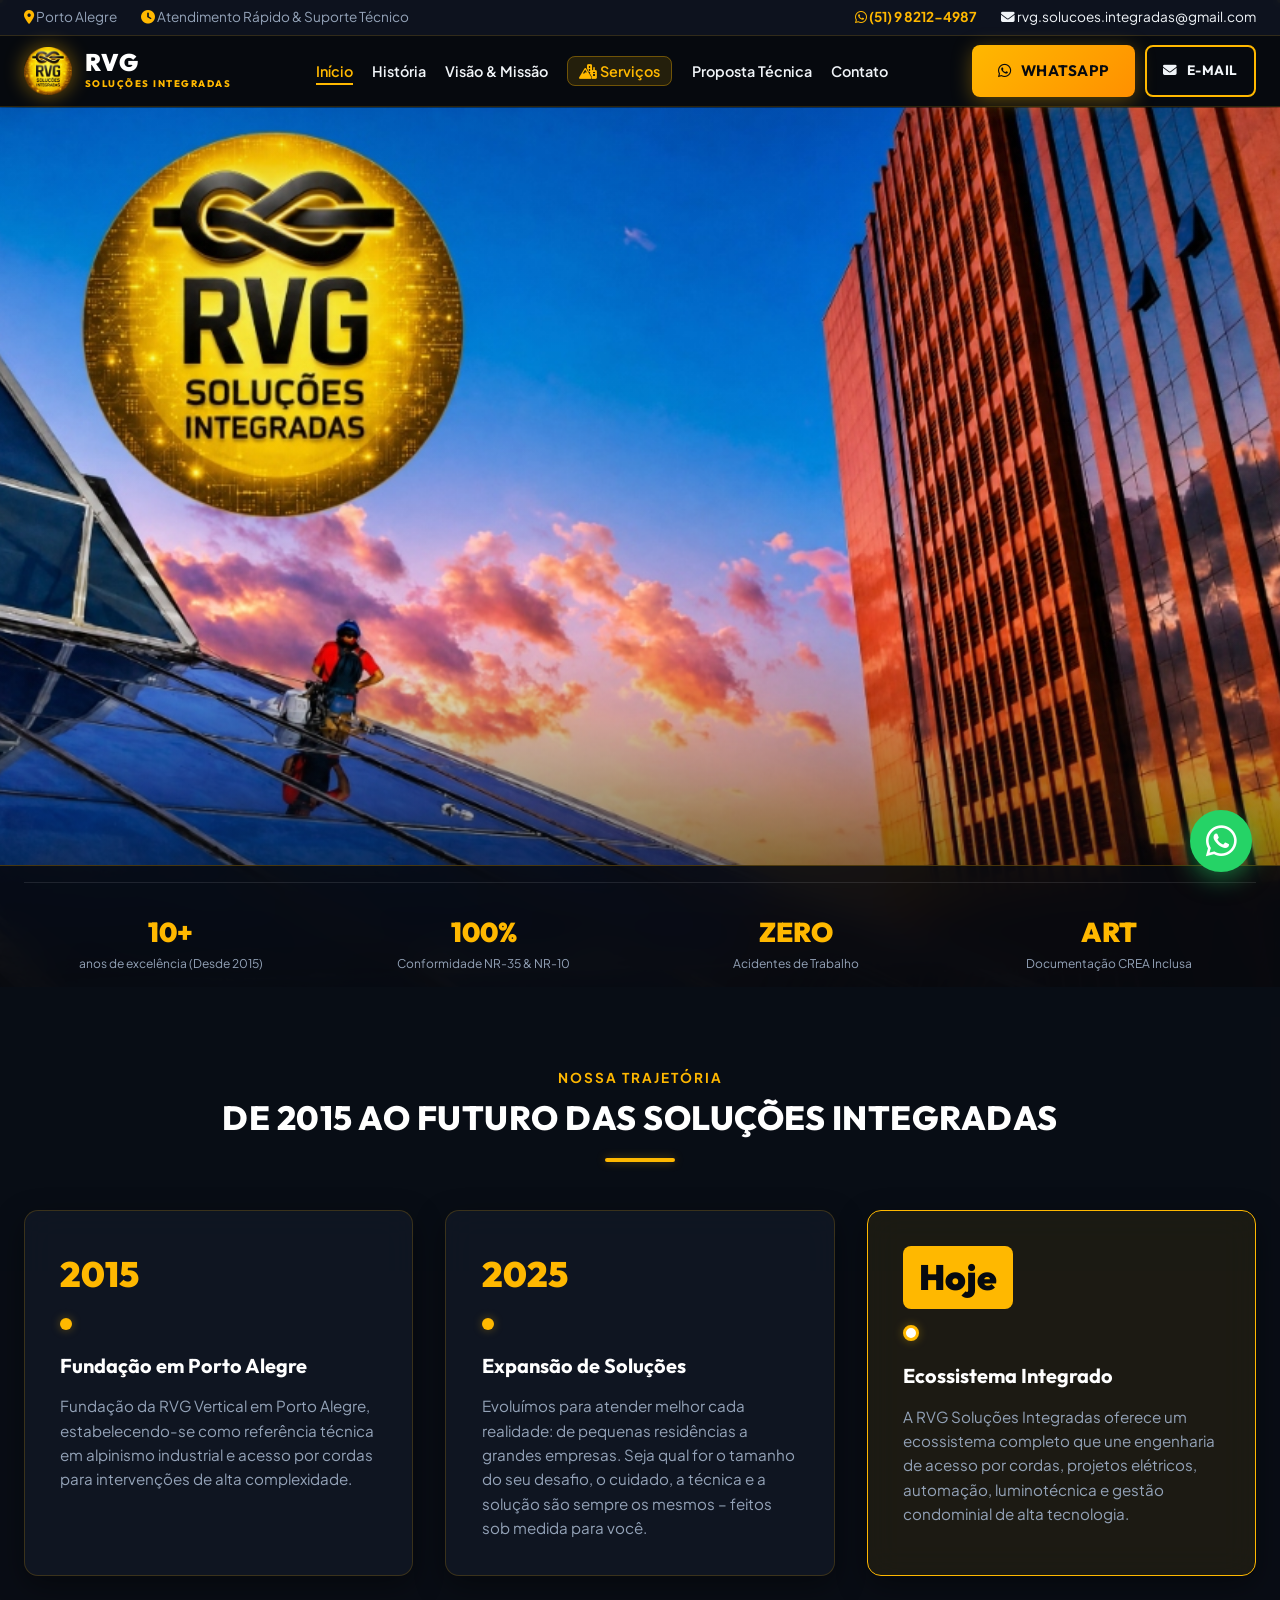
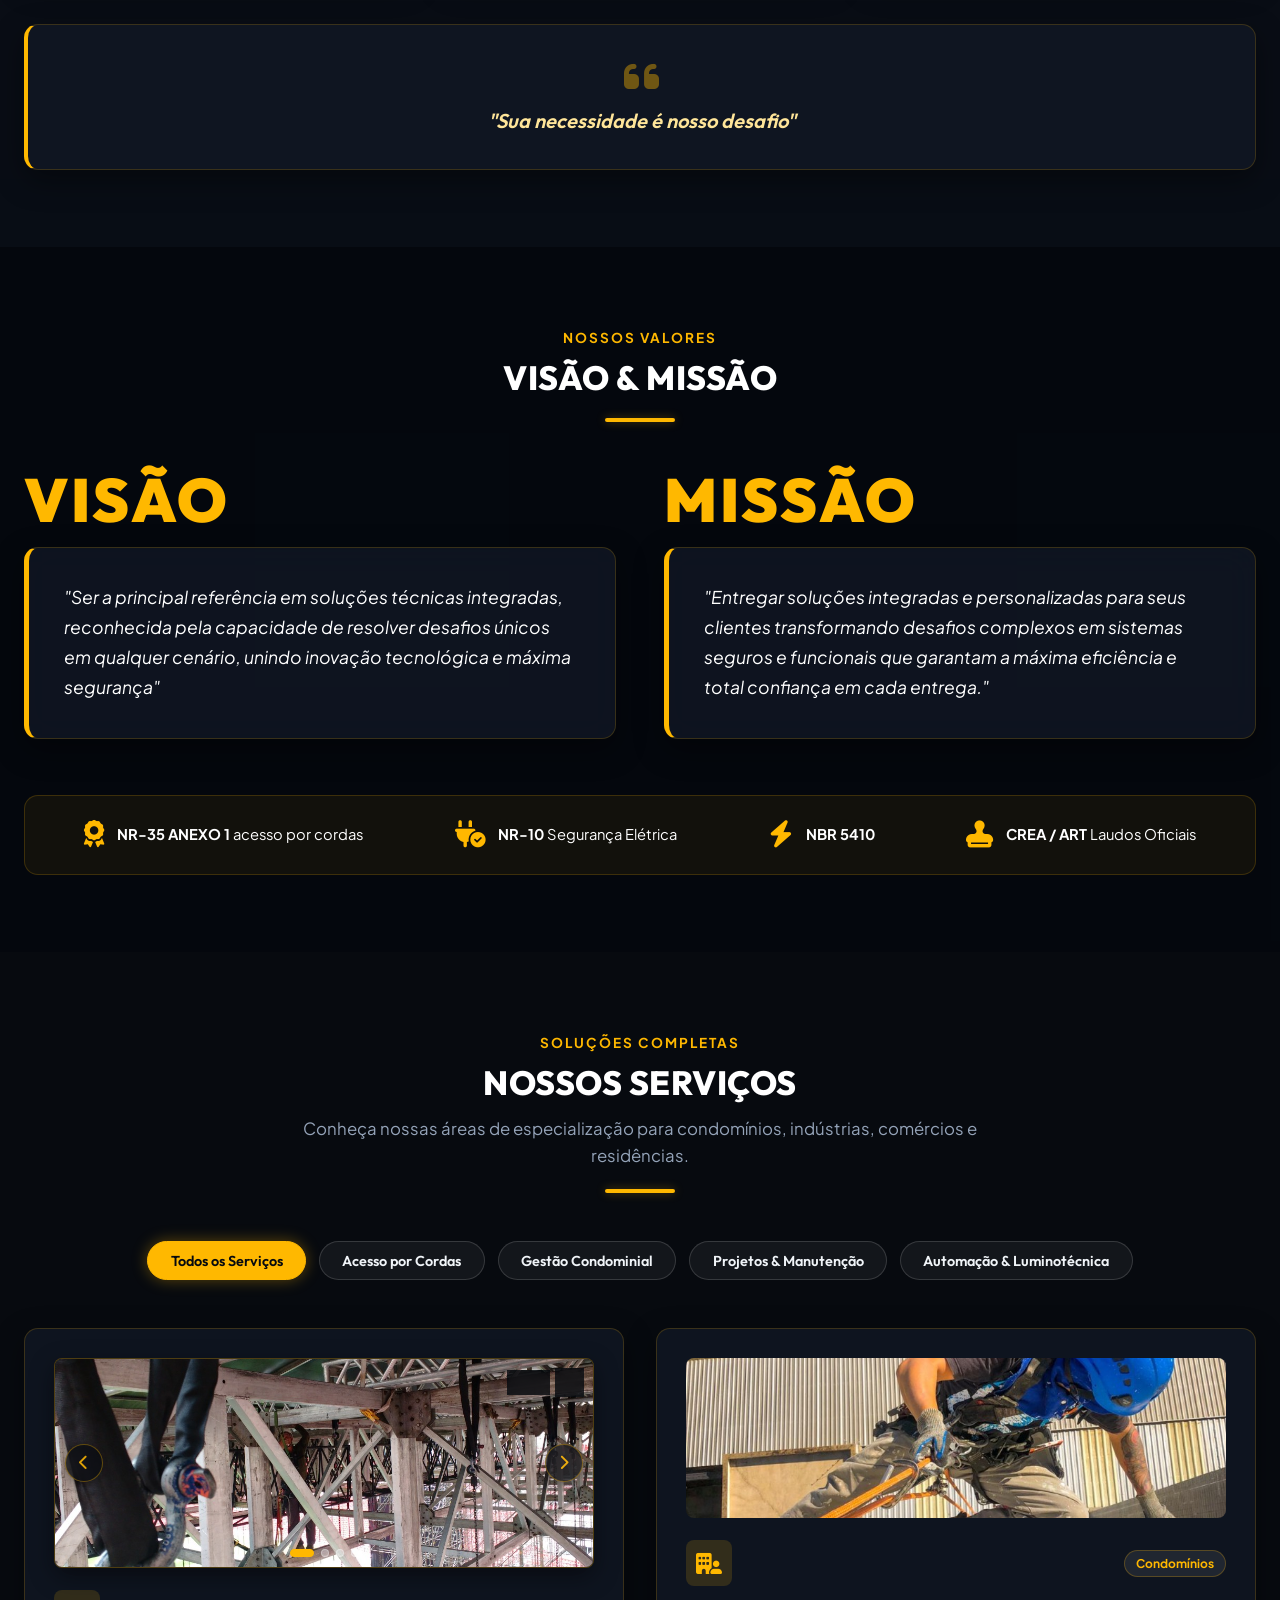
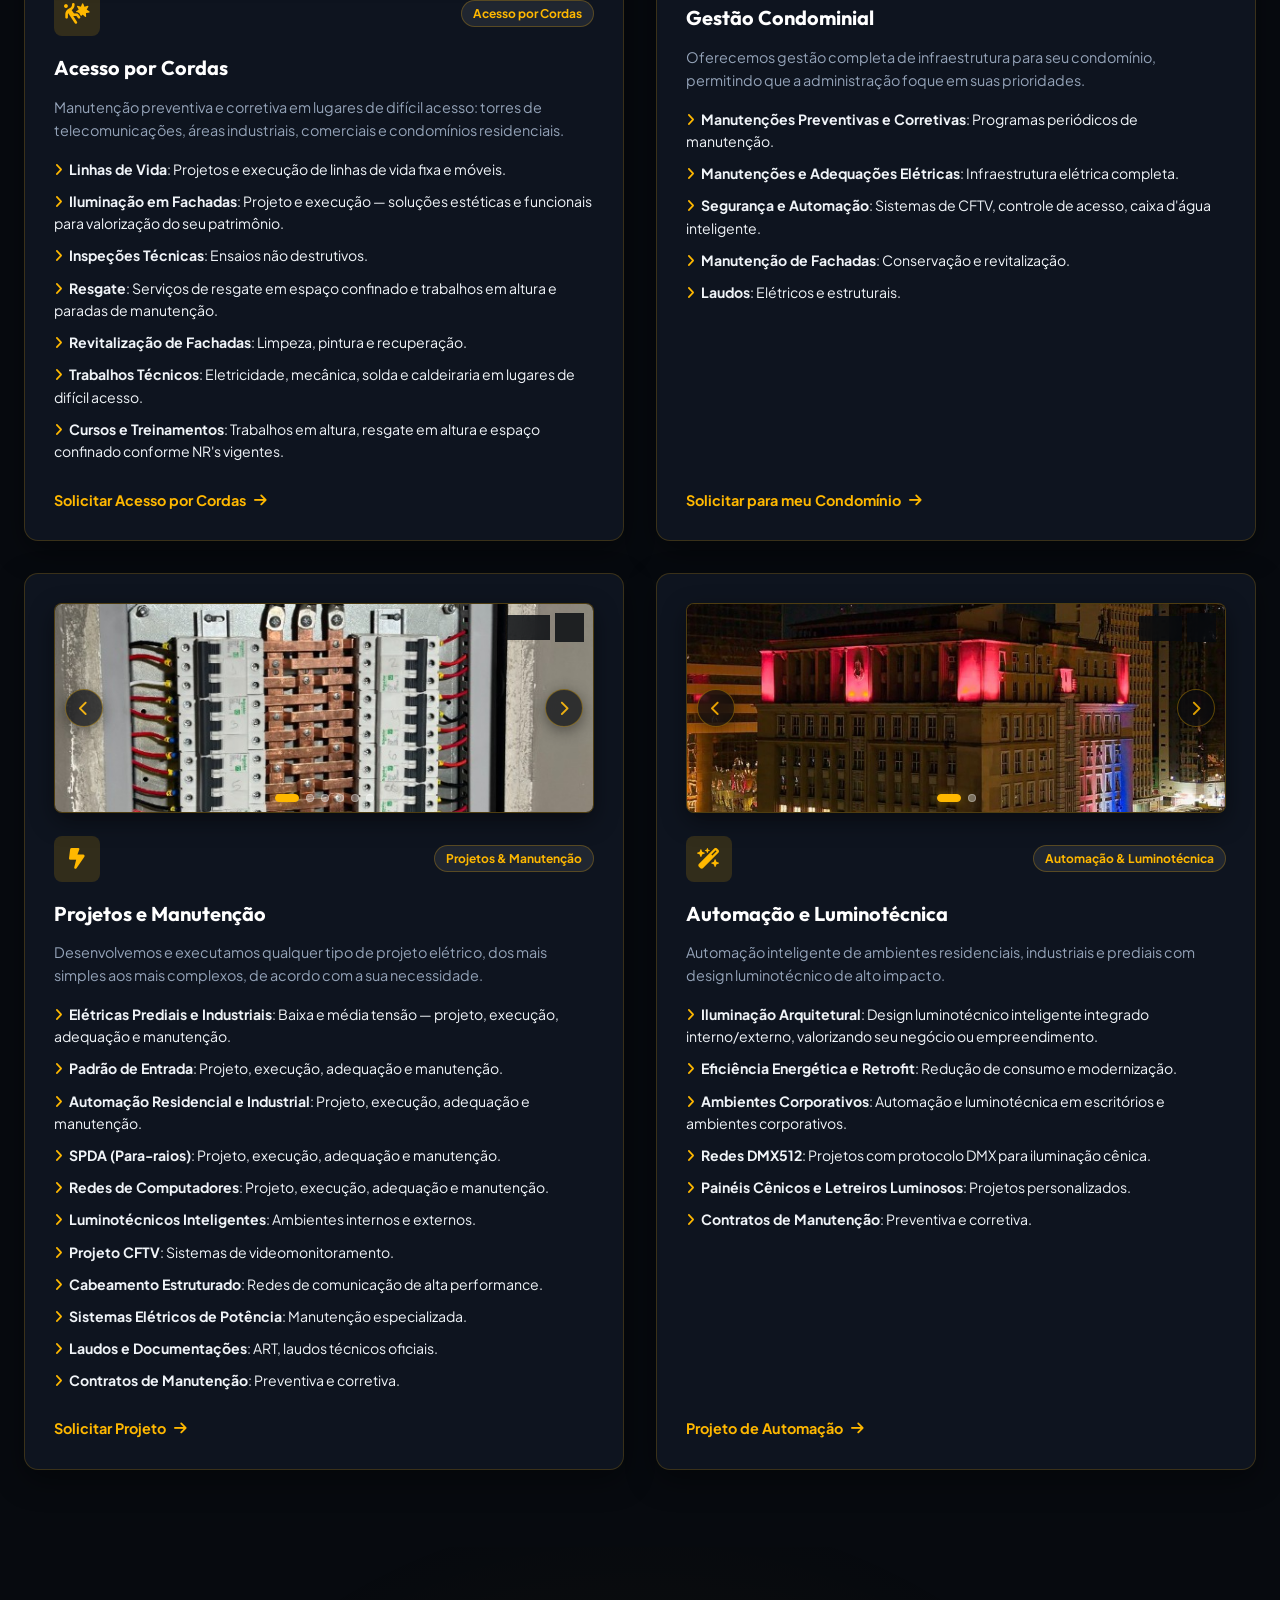
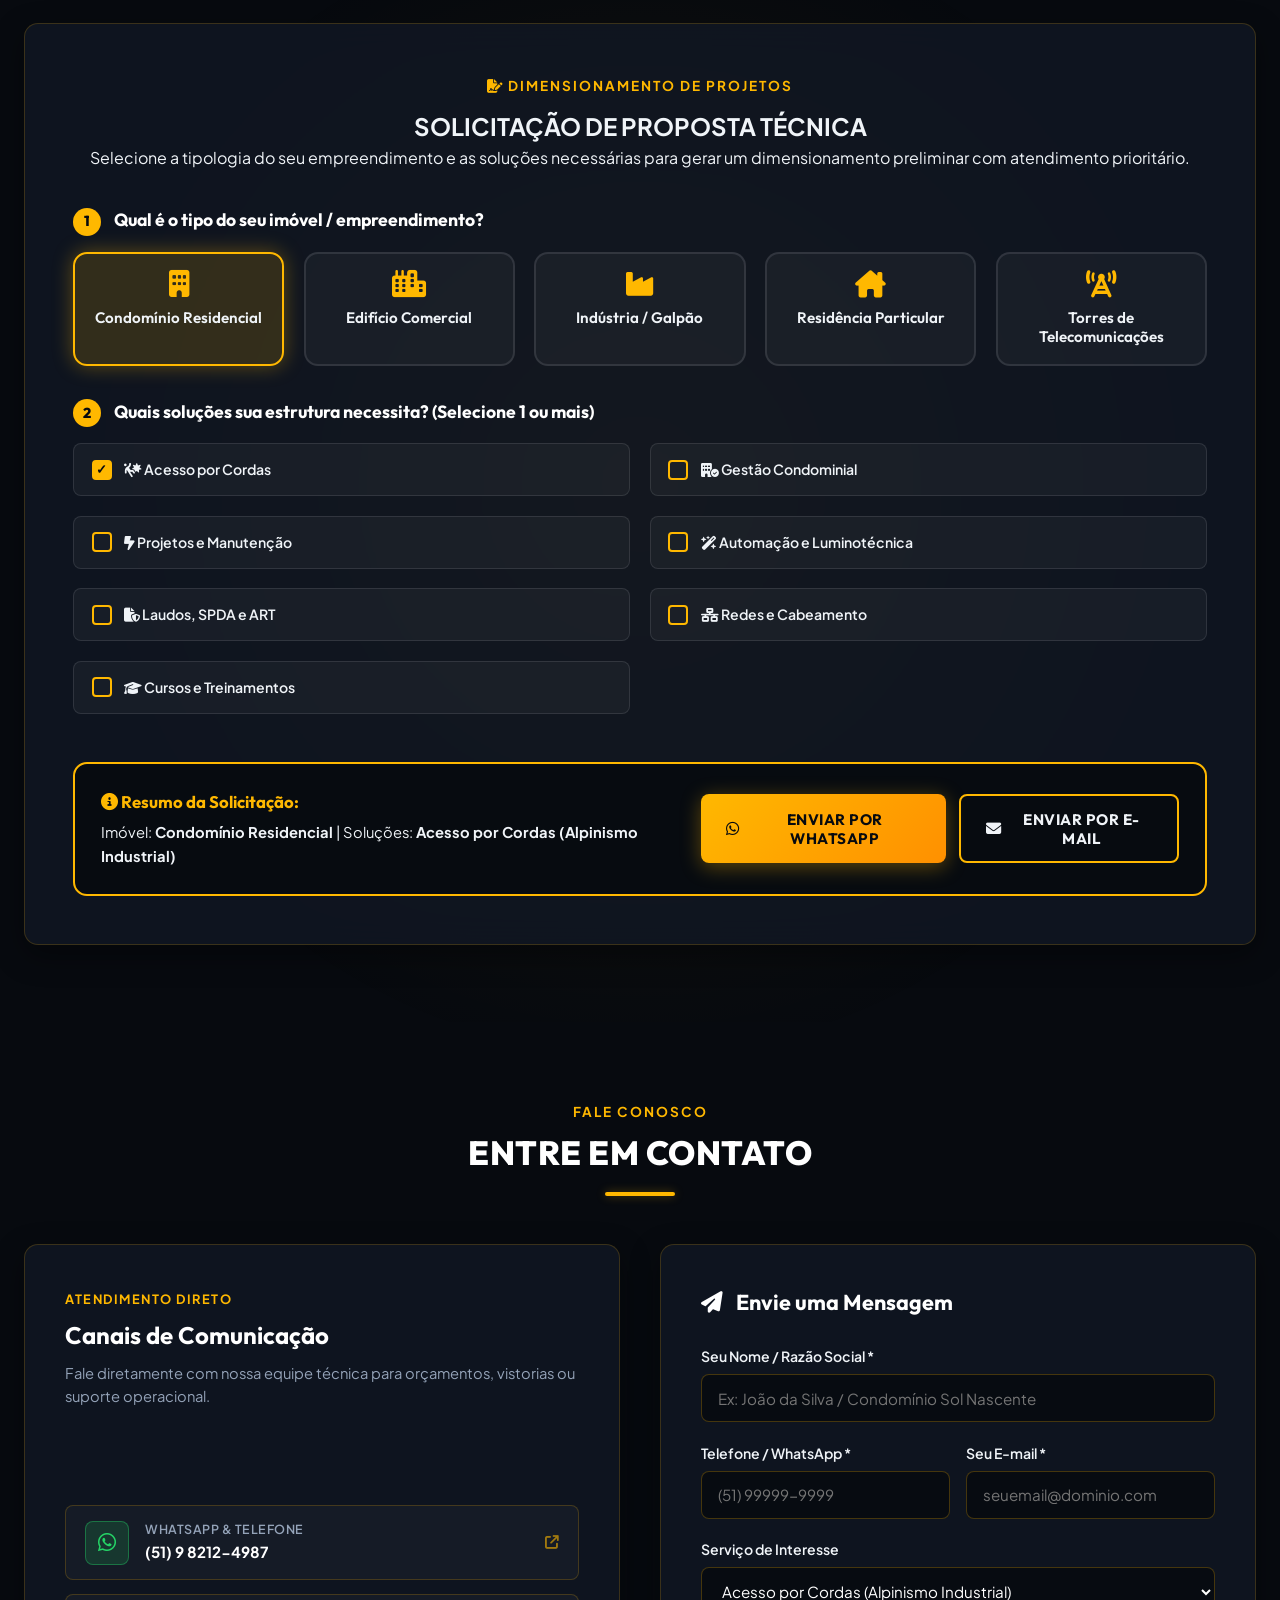
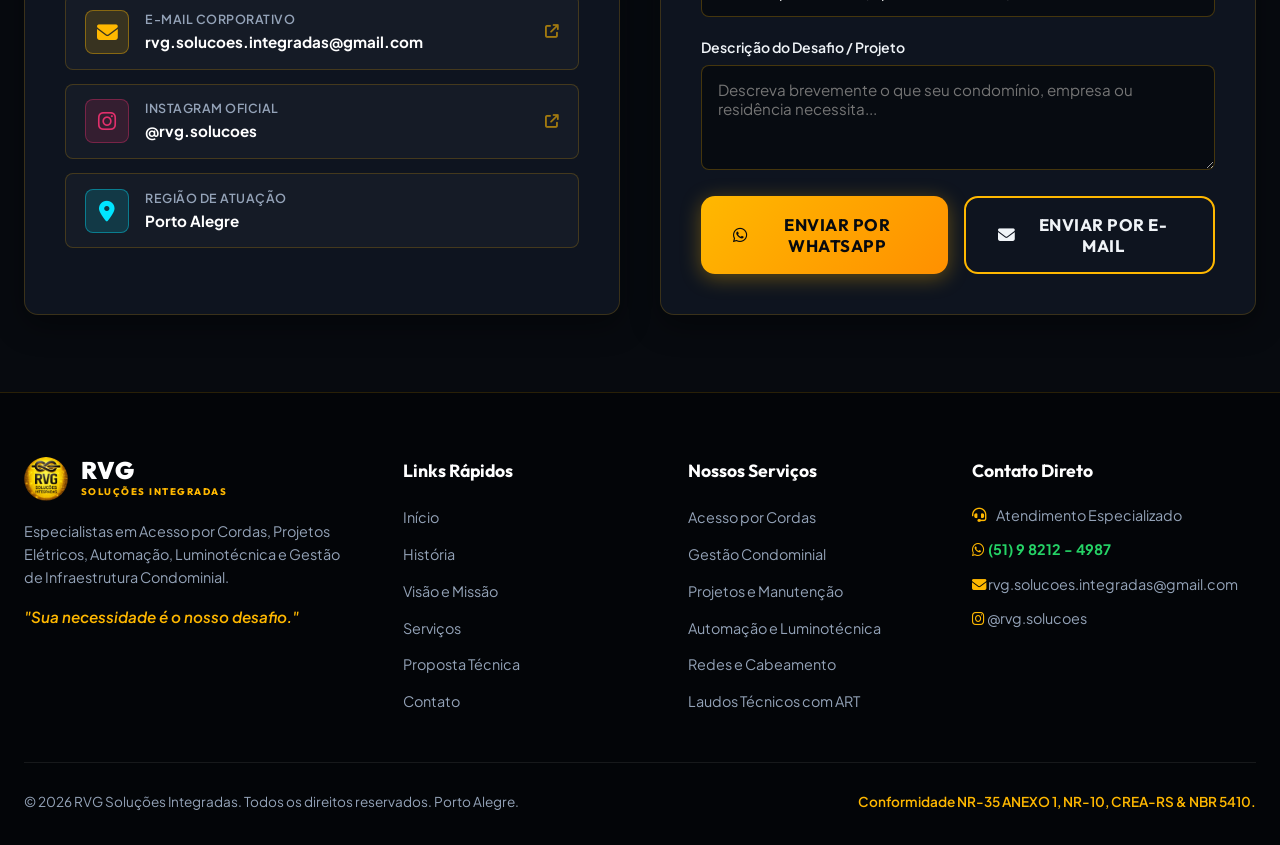
<file: index-original.html>
<!DOCTYPE html>
<html lang="pt-BR">
<head>
    <meta charset="UTF-8">
    <meta name="viewport" content="width=device-width, initial-scale=1.0">
    <meta name="robots" content="noindex, nofollow">
    <title>RVG Soluções Integradas | Acesso por Cordas, Projetos Elétricos, Automação e Gestão Condominial</title>
    <meta name="description" content="RVG Soluções Integradas - Especialistas em Acesso por Cordas (Alpinismo Industrial), Gestão Condominial, Projetos Elétricos, Automação, Luminotécnica e SPDA em Porto Alegre.">
    
    <!-- Favicon -->
    <link rel="icon" type="image/jpeg" href="assets/favicon.jpg">
    <link rel="shortcut icon" type="image/jpeg" href="assets/favicon.jpg">
    <link rel="apple-touch-icon" href="assets/favicon.jpg">

    <!-- Google Fonts -->
    <link rel="preconnect" href="https://fonts.googleapis.com">
    <link rel="preconnect" href="https://fonts.gstatic.com" crossorigin>
    <link href="https://fonts.googleapis.com/css2?family=Outfit:wght@300;400;600;700;800;900&family=Plus+Jakarta+Sans:wght@300;400;500;600;700;800&display=swap" rel="stylesheet">
    
    <!-- FontAwesome Icons -->
    <link rel="stylesheet" href="https://cdnjs.cloudflare.com/ajax/libs/font-awesome/6.5.1/css/all.min.css">

    <!-- Custom Stylesheet -->
    <link rel="stylesheet" href="css/styles-original.css">
</head>
<body>

    <!-- Canvas para Partículas de Fundo / Grid Tecnológico -->
    <canvas id="bg-canvas"></canvas>

    <!-- Top Emergency & Quick Info Bar -->
    <div class="top-bar">
        <div class="container top-bar-content">
            <div class="top-info">
                <span><i class="fa-solid fa-location-dot"></i> Porto Alegre</span>
                <span><i class="fa-solid fa-clock"></i> Atendimento Rápido &amp; Suporte Técnico</span>
            </div>
            <div class="top-contact">
                <a href="https://wa.me/5551982124987?text=Ol%C3%A1%2C%20gostaria%20de%20solicitar%20um%20or%C3%A7amento%20com%20a%20RVG%20Solu%C3%A7%C3%B5es%20Integradas." target="_blank" class="top-phone">
                    <i class="fa-brands fa-whatsapp"></i> (51) 9 8212-4987
                </a>
                <a href="mailto:rvg.solucoes.integradas@gmail.com" class="top-email">
                    <i class="fa-solid fa-envelope"></i> rvg.solucoes.integradas@gmail.com
                </a>
            </div>
        </div>
    </div>

    <!-- Header Navigation Bar com Logo Transparente -->
    <header class="main-header" id="header">
        <div class="container header-container">
            <!-- Brand Logo Oficial da RVG (Fundo Transparente) -->
            <a href="#hero" class="brand-logo">
                <img src="assets/official_logo_transparent.png" alt="RVG Soluções Integradas Logo Oficial" class="brand-logo-img">
                <div class="brand-text">
                    <span class="rvg-title">RVG</span>
                    <span class="rvg-subtitle">SOLUÇÕES INTEGRADAS</span>
                </div>
            </a>

            <!-- Mobile Actions (WhatsApp Direto + Menu Hambúrguer) -->
            <div class="mobile-header-actions">
                <a href="https://wa.me/5551982124987?text=Ol%C3%A1%2C%20gostaria%20de%20um%20or%C3%A7amento%20com%20a%20RVG%20Solu%C3%A7%C3%B5es." target="_blank" class="mobile-header-wa" aria-label="Falar no WhatsApp" title="WhatsApp Direto">
                    <i class="fa-brands fa-whatsapp"></i>
                </a>
                <button class="mobile-toggle" id="mobile-toggle" aria-label="Abrir menu">
                    <i class="fa-solid fa-bars"></i>
                </button>
            </div>

            <!-- Navigation Links -->
            <nav class="nav-menu" id="nav-menu">
                <ul>
                    <li><a href="#hero" class="nav-link active">Início</a></li>
                    <li><a href="#historia" class="nav-link">História</a></li>
                    <li><a href="#visao-missao" class="nav-link">Visão &amp; Missão</a></li>
                    <li><a href="#servicos" class="nav-link highlight-link"><i class="fa-solid fa-mountain-city"></i> Serviços</a></li>
                    <li><a href="#proposta-tecnica" class="nav-link">Proposta Técnica</a></li>
                    <li><a href="#contato" class="nav-link">Contato</a></li>
                </ul>

                <!-- Mobile Drawer Direct Actions -->
                <div class="nav-mobile-actions">
                    <a href="https://wa.me/5551982124987?text=Ol%C3%A1%2C%20preciso%20de%20um%20atendimento%20t%C3%A9cnico%20da%20RVG." target="_blank" class="btn btn-gold nav-mob-btn">
                        <i class="fa-brands fa-whatsapp"></i> WhatsApp: (51) 9 8212-4987
                    </a>
                    <a href="mailto:rvg.solucoes.integradas@gmail.com?subject=Solicita%C3%A7%C3%A3o%20de%20Or%C3%A7amento%20-%20RVG%20Solu%C3%A7%C3%B5es" class="btn btn-outline nav-mob-btn">
                        <i class="fa-solid fa-envelope"></i> E-mail Corporativo
                    </a>
                </div>
            </nav>

            <!-- Header Action Buttons (WhatsApp e Email - Desktop) -->
            <div class="header-actions">
                <a href="https://wa.me/5551982124987?text=Ol%C3%A1%2C%20preciso%20de%20um%20atendimento%20t%C3%A9cnico%20da%20RVG." target="_blank" class="btn btn-primary header-cta" title="WhatsApp Directo">
                    <i class="fa-brands fa-whatsapp"></i> WhatsApp
                </a>
                <a href="mailto:rvg.solucoes.integradas@gmail.com?subject=Solicita%C3%A7%C3%A3o%20de%20Or%C3%A7amento%20-%20RVG%20Solu%C3%A7%C3%B5es" class="btn btn-outline header-cta-mail" title="Enviar E-mail">
                    <i class="fa-solid fa-envelope"></i> E-mail
                </a>
            </div>
        </div>
    </header>

    <!-- ============================================================
         HERO SECTION (Banner Fullscreen Desktop / Sem Cortes no Mobile)
         ============================================================ -->
    <section class="hero-fullscreen" id="hero">
        <div class="hero-banner-container">
            <img src="assets/hero_banner_full.jpg" alt="RVG Soluções Integradas - Alpinismo Industrial e Engenharia" class="hero-fullscreen-img">
            <div class="hero-fullscreen-overlay"></div>
        </div>

        <!-- Mobile Quick CTA Bar (Visível apenas em Mobile) -->
        <div class="hero-mobile-cta">
            <div class="container">
                <div class="hero-mobile-btn-group">
                    <a href="https://wa.me/5551982124987?text=Ol%C3%A1%2C%20gostaria%20de%20um%20or%C3%A7amento%20com%20a%20RVG%20Solu%C3%A7%C3%B5es." target="_blank" class="btn btn-gold btn-hero-mob">
                        <i class="fa-brands fa-whatsapp"></i> Orçamento no WhatsApp
                    </a>
                    <a href="#servicos" class="btn btn-outline btn-hero-mob-sec">
                        <i class="fa-solid fa-mountain-city"></i> Conhecer Serviços
                    </a>
                </div>
            </div>
        </div>

        <!-- Stats Bar na base da imagem -->
        <div class="hero-fullscreen-stats">
            <div class="container">
                <div class="hero-stats">
                    <div class="stat-item">
                        <span class="stat-number">10+ </span>
                        <span class="stat-label">anos de excelência (Desde 2015)</span>
                    </div>
                    <div class="stat-item">
                        <span class="stat-number">100%</span>
                        <span class="stat-label">Conformidade NR-35 &amp; NR-10</span>
                    </div>
                    <div class="stat-item">
                        <span class="stat-number">ZERO</span>
                        <span class="stat-label">Acidentes de Trabalho</span>
                    </div>
                    <div class="stat-item">
                        <span class="stat-number">ART</span>
                        <span class="stat-label">Documentação CREA Inclusa</span>
                    </div>
                </div>
            </div>
        </div>
    </section>

    <!-- ============================================================
         TIMELINE & HISTÓRIA
         ============================================================ -->
    <section class="section timeline-section" id="historia">
        <div class="container">
            <div class="section-title text-center">
                <span class="section-tag">Nossa Trajetória</span>
                <h2>DE 2015 AO FUTURO DAS SOLUÇÕES INTEGRADAS</h2>
                <div class="title-line"></div>
            </div>

            <div class="timeline-grid">
                <!-- 2015 -->
                <div class="timeline-card glass-card">
                    <div class="timeline-year">2015</div>
                    <div class="timeline-bullet"></div>
                    <h3>Fundação em Porto Alegre</h3>
                    <p>Fundação da RVG Vertical em Porto Alegre, estabelecendo-se como referência técnica em alpinismo industrial e acesso por cordas para intervenções de alta complexidade.</p>
                </div>

                <!-- 2025 -->
                <div class="timeline-card glass-card">
                    <div class="timeline-year">2025</div>
                    <div class="timeline-bullet"></div>
                    <h3>Expansão de Soluções</h3>
                    <p>Evoluímos para atender melhor cada realidade: de pequenas residências a grandes empresas. Seja qual for o tamanho do seu desafio, o cuidado, a técnica e a solução são sempre os mesmos – feitos sob medida para você.</p>
                </div>

                <!-- Hoje -->
                <div class="timeline-card glass-card highlight-card">
                    <div class="timeline-year today-badge">Hoje</div>
                    <div class="timeline-bullet active-bullet"></div>
                    <h3>Ecossistema Integrado</h3>
                    <p>A RVG Soluções Integradas oferece um ecossistema completo que une engenharia de acesso por cordas, projetos elétricos, automação, luminotécnica e gestão condominial de alta tecnologia.</p>
                </div>
            </div>

            <!-- Quote Banner -->
            <div class="quote-banner glass-card">
                <i class="fa-solid fa-quote-left quote-icon"></i>
                <p class="quote-text">"Sua necessidade é nosso desafio"</p>
            </div>
        </div>
    </section>

    <!-- ============================================================
         VISÃO & MISSÃO (Logo após História)
         ============================================================ -->
    <section class="section vision-mission-section" id="visao-missao">
        <div class="container">
            <div class="section-title text-center">
                <span class="section-tag">Nossos Valores</span>
                <h2>VISÃO &amp; MISSÃO</h2>
                <div class="title-line"></div>
            </div>

            <div class="vm-grid">
                <!-- VISÃO -->
                <div class="vm-block vision-block">
                    <h2 class="vm-huge-title">VISÃO</h2>
                    <div class="vm-card glass-card">
                        <p class="vm-quote">"Ser a principal referência em soluções técnicas integradas, reconhecida pela capacidade de resolver desafios únicos em qualquer cenário, unindo inovação tecnológica e máxima segurança"</p>
                    </div>
                </div>

                <!-- MISSÃO -->
                <div class="vm-block mission-block">
                    <h2 class="vm-huge-title">MISSÃO</h2>
                    <div class="vm-card glass-card">
                        <p class="vm-quote">"Entregar soluções integradas e personalizadas para seus clientes transformando desafios complexos em sistemas seguros e funcionais que garantam a máxima eficiência e total confiança em cada entrega."</p>
                    </div>
                </div>
            </div>

            <!-- Badges de Conformidade Normativa -->
            <div class="compliance-badges-bar">
                <div class="badge-item">
                    <i class="fa-solid fa-award"></i>
                    <span><strong>NR-35 ANEXO 1</strong> acesso por cordas</span>
                </div>
                <div class="badge-item">
                    <i class="fa-solid fa-plug-circle-check"></i>
                    <span><strong>NR-10</strong> Segurança Elétrica</span>
                </div>
                <div class="badge-item">
                    <i class="fa-solid fa-bolt"></i>
                    <span><strong>NBR 5410</strong></span>
                </div>
                <div class="badge-item">
                    <i class="fa-solid fa-stamp"></i>
                    <span><strong>CREA / ART</strong> Laudos Oficiais</span>
                </div>
            </div>
        </div>
    </section>

    <!-- ============================================================
         CATÁLOGO DE SERVIÇOS — 4 CATEGORIAS REESTRUTURADAS
         ============================================================ -->
    <section class="section services-section" id="servicos">
        <div class="container">
            <div class="section-title text-center">
                <span class="section-tag">Soluções Completas</span>
                <h2>NOSSOS SERVIÇOS</h2>
                <p class="subtitle">Conheça nossas áreas de especialização para condomínios, indústrias, comércios e residências.</p>
                <div class="title-line"></div>
            </div>

            <!-- Services Category Tabs Filter -->
            <div class="services-filter">
                <button class="filter-btn active" data-filter="all">Todos os Serviços</button>
                <button class="filter-btn" data-filter="cordas">Acesso por Cordas</button>
                <button class="filter-btn" data-filter="condominio">Gestão Condominial</button>
                <button class="filter-btn" data-filter="projetos">Projetos &amp; Manutenção</button>
                <button class="filter-btn" data-filter="automacao">Automação &amp; Luminotécnica</button>
            </div>

            <!-- Services Grid — 4 Cards -->
            <div class="services-aligned-grid">
                
                <!-- ====== 1. ACESSO POR CORDAS ====== -->
                <div class="service-card glass-card" data-category="cordas">
                    <!-- Carrossel / Slider Interativo e Automático -->
                    <div class="service-carousel" data-autoplay="true" data-interval="4000">
                        <div class="carousel-track-container">
                            <div class="carousel-track">
                                <div class="carousel-slide">
                                    <img src="assets/acesso_cordas_01.jpg" alt="Acesso por Cordas - Operação Técnica em Estrutura Metálica" class="carousel-img">
                                </div>
                                <div class="carousel-slide">
                                    <img src="assets/acesso_cordas_02.jpg" alt="Acesso por Cordas - Vista Superior e Ancoragem em Altura" class="carousel-img">
                                </div>
                                <div class="carousel-slide">
                                    <img src="assets/acesso_cordas_03.jpg" alt="Acesso por Cordas - Manutenção em Estrutura de Galpão Industrial" class="carousel-img">
                                </div>
                                <div class="carousel-slide">
                                    <img src="assets/acesso_cordas_04.jpg" alt="Acesso por Cordas - Limpeza e Revitalização de Fachada Predial" class="carousel-img">
                                </div>
                            </div>
                        </div>

                        <!-- Botões de Navegação Manual -->
                        <button type="button" class="carousel-btn carousel-prev" aria-label="Foto Anterior">
                            <i class="fa-solid fa-chevron-left"></i>
                        </button>
                        <button type="button" class="carousel-btn carousel-next" aria-label="Próxima Foto">
                            <i class="fa-solid fa-chevron-right"></i>
                        </button>

                        <!-- Controles Superiores: Play/Pausa e Contador -->
                        <div class="carousel-top-controls">
                            <span class="carousel-counter">1 / 4</span>
                            <button type="button" class="carousel-play-toggle" aria-label="Pausar / Iniciar rotação automática" title="Pausar / Iniciar rotação automática">
                                <i class="fa-solid fa-pause"></i>
                            </button>
                        </div>

                        <!-- Indicadores Dots Navegáveis -->
                        <div class="carousel-dots-container"></div>
                    </div>

                    <div class="service-header">
                        <div class="service-icon"><i class="fa-solid fa-person-falling-burst"></i></div>
                        <span class="service-cat-badge">Acesso por Cordas</span>
                    </div>
                    <h3>Acesso por Cordas</h3>
                    <p>Manutenção preventiva e corretiva em lugares de difícil acesso: torres de telecomunicações, áreas industriais, comerciais e condomínios residenciais.</p>
                    <ul class="service-list">
                        <li><i class="fa-solid fa-angle-right"></i> <strong>Linhas de Vida</strong>: Projetos e execução de linhas de vida fixa e móveis.</li>
                        <li><i class="fa-solid fa-angle-right"></i> <strong>Iluminação em Fachadas</strong>: Projeto e execução — soluções estéticas e funcionais para valorização do seu patrimônio.</li>
                        <li><i class="fa-solid fa-angle-right"></i> <strong>Inspeções Técnicas</strong>: Ensaios não destrutivos.</li>
                        <li><i class="fa-solid fa-angle-right"></i> <strong>Resgate</strong>: Serviços de resgate em espaço confinado e trabalhos em altura e paradas de manutenção.</li>
                        <li><i class="fa-solid fa-angle-right"></i> <strong>Revitalização de Fachadas</strong>: Limpeza, pintura e recuperação.</li>
                        <li><i class="fa-solid fa-angle-right"></i> <strong>Trabalhos Técnicos</strong>: Eletricidade, mecânica, solda e caldeiraria em lugares de difícil acesso.</li>
                        <li><i class="fa-solid fa-angle-right"></i> <strong>Cursos e Treinamentos</strong>: Trabalhos em altura, resgate em altura e espaço confinado conforme NR's vigentes.</li>
                    </ul>
                    <a href="https://wa.me/5551982124987?text=Gostaria%20de%20saber%20mais%20sobre%20Acesso%20por%20Cordas." target="_blank" class="service-link">
                        Solicitar Acesso por Cordas <i class="fa-solid fa-arrow-right"></i>
                    </a>
                </div>

                <!-- ====== 2. GESTÃO CONDOMINIAL ====== -->
                <div class="service-card glass-card" data-category="condominio">
                    <div class="service-image-container">
                        <img src="assets/servico_gestao_condominial.jpg" alt="Gestão Condominial" class="service-card-img">
                    </div>

                    <div class="service-header">
                        <div class="service-icon"><i class="fa-solid fa-building-user"></i></div>
                        <span class="service-cat-badge">Condomínios</span>
                    </div>
                    <h3>Gestão Condominial</h3>
                    <p>Oferecemos gestão completa de infraestrutura para seu condomínio, permitindo que a administração foque em suas prioridades.</p>
                    <ul class="service-list">
                        <li><i class="fa-solid fa-angle-right"></i> <strong>Manutenções Preventivas e Corretivas</strong>: Programas periódicos de manutenção.</li>
                        <li><i class="fa-solid fa-angle-right"></i> <strong>Manutenções e Adequações Elétricas</strong>: Infraestrutura elétrica completa.</li>
                        <li><i class="fa-solid fa-angle-right"></i> <strong>Segurança e Automação</strong>: Sistemas de CFTV, controle de acesso, caixa d'água inteligente.</li>
                        <li><i class="fa-solid fa-angle-right"></i> <strong>Manutenção de Fachadas</strong>: Conservação e revitalização.</li>
                        <li><i class="fa-solid fa-angle-right"></i> <strong>Laudos</strong>: Elétricos e estruturais.</li>
                    </ul>
                    <a href="https://wa.me/5551982124987?text=Gostaria%20de%20saber%20mais%20sobre%20Gest%C3%A3o%20Condominial." target="_blank" class="service-link">
                        Solicitar para meu Condomínio <i class="fa-solid fa-arrow-right"></i>
                    </a>
                </div>

                <!-- ====== 3. PROJETOS E MANUTENÇÃO ====== -->
                <div class="service-card glass-card" data-category="projetos">
                    <!-- Carrossel / Slider Interativo e Automático (6 Imagens) -->
                    <div class="service-carousel" data-autoplay="true" data-interval="4000">
                        <div class="carousel-track-container">
                            <div class="carousel-track">
                                <div class="carousel-slide">
                                    <img src="assets/projetos_manutencao_01.jpg" alt="Montagem de Quadro de Distribuição Elétrica com Barramento e Disjuntores" class="carousel-img">
                                </div>
                                <div class="carousel-slide">
                                    <img src="assets/projetos_manutencao_02.jpg" alt="Estruturação e Conexão de Barramento em Cobre e Disjuntor Geral" class="carousel-img">
                                </div>
                                <div class="carousel-slide">
                                    <img src="assets/projetos_manutencao_03.jpg" alt="Quadro de Comando com Disjuntores Steck e Contatora Industrial WEG" class="carousel-img">
                                </div>
                                <div class="carousel-slide">
                                    <img src="assets/projetos_manutencao_04.jpg" alt="Painel de Comando e Automação com Temporizador Digital Integrado" class="carousel-img">
                                </div>
                                <div class="carousel-slide">
                                    <img src="assets/projetos_manutencao_05.jpg" alt="Instalação e Manutenção de Contatoras Industriais e Botoeira" class="carousel-img">
                                </div>
                                <div class="carousel-slide">
                                    <img src="assets/projetos_manutencao_06.jpg" alt="Padrão de Entrada e Disjuntor em Caixa Moldada com Barramento" class="carousel-img">
                                </div>
                            </div>
                        </div>

                        <!-- Botões de Navegação Manual -->
                        <button type="button" class="carousel-btn carousel-prev" aria-label="Foto Anterior">
                            <i class="fa-solid fa-chevron-left"></i>
                        </button>
                        <button type="button" class="carousel-btn carousel-next" aria-label="Próxima Foto">
                            <i class="fa-solid fa-chevron-right"></i>
                        </button>

                        <!-- Controles Superiores: Play/Pausa e Contador -->
                        <div class="carousel-top-controls">
                            <span class="carousel-counter">1 / 6</span>
                            <button type="button" class="carousel-play-toggle" aria-label="Pausar / Iniciar rotação automática" title="Pausar / Iniciar rotação automática">
                                <i class="fa-solid fa-pause"></i>
                            </button>
                        </div>

                        <!-- Indicadores Dots Navegáveis -->
                        <div class="carousel-dots-container"></div>
                    </div>

                    <div class="service-header">
                        <div class="service-icon"><i class="fa-solid fa-bolt-lightning"></i></div>
                        <span class="service-cat-badge">Projetos &amp; Manutenção</span>
                    </div>
                    <h3>Projetos e Manutenção</h3>
                    <p>Desenvolvemos e executamos qualquer tipo de projeto elétrico, dos mais simples aos mais complexos, de acordo com a sua necessidade.</p>
                    <ul class="service-list">
                        <li><i class="fa-solid fa-angle-right"></i> <strong>Elétricas Prediais e Industriais</strong>: Baixa e média tensão — projeto, execução, adequação e manutenção.</li>
                        <li><i class="fa-solid fa-angle-right"></i> <strong>Padrão de Entrada</strong>: Projeto, execução, adequação e manutenção.</li>
                        <li><i class="fa-solid fa-angle-right"></i> <strong>Automação Residencial e Industrial</strong>: Projeto, execução, adequação e manutenção.</li>
                        <li><i class="fa-solid fa-angle-right"></i> <strong>SPDA (Para-raios)</strong>: Projeto, execução, adequação e manutenção.</li>
                        <li><i class="fa-solid fa-angle-right"></i> <strong>Redes de Computadores</strong>: Projeto, execução, adequação e manutenção.</li>
                        <li><i class="fa-solid fa-angle-right"></i> <strong>Luminotécnicos Inteligentes</strong>: Ambientes internos e externos.</li>
                        <li><i class="fa-solid fa-angle-right"></i> <strong>Projeto CFTV</strong>: Sistemas de videomonitoramento.</li>
                        <li><i class="fa-solid fa-angle-right"></i> <strong>Cabeamento Estruturado</strong>: Redes de comunicação de alta performance.</li>
                        <li><i class="fa-solid fa-angle-right"></i> <strong>Sistemas Elétricos de Potência</strong>: Manutenção especializada.</li>
                        <li><i class="fa-solid fa-angle-right"></i> <strong>Laudos e Documentações</strong>: ART, laudos técnicos oficiais.</li>
                        <li><i class="fa-solid fa-angle-right"></i> <strong>Contratos de Manutenção</strong>: Preventiva e corretiva.</li>
                    </ul>
                    <a href="https://wa.me/5551982124987?text=Gostaria%20de%20saber%20mais%20sobre%20Projetos%20e%20Manuten%C3%A7%C3%A3o." target="_blank" class="service-link">
                        Solicitar Projeto <i class="fa-solid fa-arrow-right"></i>
                    </a>
                </div>

                <!-- ====== 4. AUTOMAÇÃO E LUMINOTÉCNICA ====== -->
                <div class="service-card glass-card" data-category="automacao">
                    <!-- Carrossel / Slider Interativo e Automático (2 Espaços) -->
                    <div class="service-carousel" data-autoplay="true" data-interval="4000">
                        <div class="carousel-track-container">
                            <div class="carousel-track">
                                <div class="carousel-slide">
                                    <img src="assets/servico_automacao_luminotecnica.jpg" alt="Automação e Luminotécnica Integrada" class="carousel-img">
                                </div>
                                <div class="carousel-slide">
                                    <img src="assets/luminotecnico_fachada_noturna.jpg" alt="Projeto Luminotécnico - Iluminação Cênica em Fachada Noturna" class="carousel-img">
                                </div>
                            </div>
                        </div>

                        <!-- Botões de Navegação Manual -->
                        <button type="button" class="carousel-btn carousel-prev" aria-label="Foto Anterior">
                            <i class="fa-solid fa-chevron-left"></i>
                        </button>
                        <button type="button" class="carousel-btn carousel-next" aria-label="Próxima Foto">
                            <i class="fa-solid fa-chevron-right"></i>
                        </button>

                        <!-- Controles Superiores: Play/Pausa e Contador -->
                        <div class="carousel-top-controls">
                            <span class="carousel-counter">1 / 2</span>
                            <button type="button" class="carousel-play-toggle" aria-label="Pausar / Iniciar rotação automática" title="Pausar / Iniciar rotação automática">
                                <i class="fa-solid fa-pause"></i>
                            </button>
                        </div>

                        <!-- Indicadores Dots Navegáveis -->
                        <div class="carousel-dots-container"></div>
                    </div>

                    <div class="service-header">
                        <div class="service-icon"><i class="fa-solid fa-wand-magic-sparkles"></i></div>
                        <span class="service-cat-badge">Automação &amp; Luminotécnica</span>
                    </div>
                    <h3>Automação e Luminotécnica</h3>
                    <p>Automação inteligente de ambientes residenciais, industriais e prediais com design luminotécnico de alto impacto.</p>
                    <ul class="service-list">
                        <li><i class="fa-solid fa-angle-right"></i> <strong>Iluminação Arquitetural</strong>: Design luminotécnico inteligente integrado interno/externo, valorizando seu negócio ou empreendimento.</li>
                        <li><i class="fa-solid fa-angle-right"></i> <strong>Eficiência Energética e Retrofit</strong>: Redução de consumo e modernização.</li>
                        <li><i class="fa-solid fa-angle-right"></i> <strong>Ambientes Corporativos</strong>: Automação e luminotécnica em escritórios e ambientes corporativos.</li>
                        <li><i class="fa-solid fa-angle-right"></i> <strong>Redes DMX512</strong>: Projetos com protocolo DMX para iluminação cênica.</li>
                        <li><i class="fa-solid fa-angle-right"></i> <strong>Painéis Cênicos e Letreiros Luminosos</strong>: Projetos personalizados.</li>
                        <li><i class="fa-solid fa-angle-right"></i> <strong>Contratos de Manutenção</strong>: Preventiva e corretiva.</li>
                    </ul>
                    <a href="https://wa.me/5551982124987?text=Gostaria%20de%20saber%20mais%20sobre%20Automa%C3%A7%C3%A3o%20e%20Luminot%C3%A9cnica." target="_blank" class="service-link">
                        Projeto de Automação <i class="fa-solid fa-arrow-right"></i>
                    </a>
                </div>

            </div>
        </div>
    </section>

    <!-- ============================================================
         DIMENSIONAMENTO & PROPOSTA TÉCNICA
         ============================================================ -->
    <section class="section simulator-section" id="proposta-tecnica">
        <div class="container">
            <div class="simulator-wrapper glass-card">
                <div class="sim-header text-center">
                    <span class="section-tag"><i class="fa-solid fa-file-signature"></i> Dimensionamento de Projetos</span>
                    <h2>SOLICITAÇÃO DE PROPOSTA TÉCNICA</h2>
                    <p>Selecione a tipologia do seu empreendimento e as soluções necessárias para gerar um dimensionamento preliminar com atendimento prioritário.</p>
                </div>

                <div class="sim-body">
                    <!-- Step 1: Select Property Type -->
                    <div class="sim-step">
                        <label class="sim-step-label"><span class="step-num">1</span> Qual é o tipo do seu imóvel / empreendimento?</label>
                        <div class="sim-options-grid" id="property-type-group">
                            <button class="sim-option-btn active" data-type="Condomínio Residencial">
                                <i class="fa-solid fa-building"></i>
                                <span>Condomínio Residencial</span>
                            </button>
                            <button class="sim-option-btn" data-type="Edifício Comercial">
                                <i class="fa-solid fa-city"></i>
                                <span>Edifício Comercial</span>
                            </button>
                            <button class="sim-option-btn" data-type="Indústria / Galpão">
                                <i class="fa-solid fa-industry"></i>
                                <span>Indústria / Galpão</span>
                            </button>
                            <button class="sim-option-btn" data-type="Residência Particular">
                                <i class="fa-solid fa-house-chimney"></i>
                                <span>Residência Particular</span>
                            </button>
                            <button class="sim-option-btn" data-type="Torres de Telecomunicações">
                                <i class="fa-solid fa-tower-cell"></i>
                                <span>Torres de Telecomunicações</span>
                            </button>
                        </div>
                    </div>

                    <!-- Step 2: Select Services -->
                    <div class="sim-step">
                        <label class="sim-step-label"><span class="step-num">2</span> Quais soluções sua estrutura necessita? (Selecione 1 ou mais)</label>
                        <div class="sim-checkbox-grid">
                            <label class="sim-check-card">
                                <input type="checkbox" value="Acesso por Cordas (Alpinismo Industrial)" checked>
                                <span class="check-box"></span>
                                <span class="check-title"><i class="fa-solid fa-person-falling-burst"></i> Acesso por Cordas</span>
                            </label>

                            <label class="sim-check-card">
                                <input type="checkbox" value="Gestão de Infraestrutura Condominial">
                                <span class="check-box"></span>
                                <span class="check-title"><i class="fa-solid fa-building-circle-check"></i> Gestão Condominial</span>
                            </label>

                            <label class="sim-check-card">
                                <input type="checkbox" value="Projetos e Manutenção Elétrica">
                                <span class="check-box"></span>
                                <span class="check-title"><i class="fa-solid fa-bolt-lightning"></i> Projetos e Manutenção</span>
                            </label>

                            <label class="sim-check-card">
                                <input type="checkbox" value="Automação e Luminotécnica">
                                <span class="check-box"></span>
                                <span class="check-title"><i class="fa-solid fa-wand-magic-sparkles"></i> Automação e Luminotécnica</span>
                            </label>

                            <label class="sim-check-card">
                                <input type="checkbox" value="Laudos Técnicos / SPDA / ART">
                                <span class="check-box"></span>
                                <span class="check-title"><i class="fa-solid fa-file-shield"></i> Laudos, SPDA e ART</span>
                            </label>

                            <label class="sim-check-card">
                                <input type="checkbox" value="Redes de Computadores / Cabeamento Estruturado / Fibra">
                                <span class="check-box"></span>
                                <span class="check-title"><i class="fa-solid fa-network-wired"></i> Redes e Cabeamento</span>
                            </label>

                            <label class="sim-check-card">
                                <input type="checkbox" value="Cursos e Treinamentos (NR-35, Resgate em Altura)">
                                <span class="check-box"></span>
                                <span class="check-title"><i class="fa-solid fa-graduation-cap"></i> Cursos e Treinamentos</span>
                            </label>
                        </div>
                    </div>

                    <!-- Result Box com Opções de Envio WhatsApp e Email -->
                    <div class="sim-result-box">
                        <div class="result-info">
                            <h4><i class="fa-solid fa-circle-info"></i> Resumo da Solicitação:</h4>
                            <p id="sim-summary-text">Imóvel: <strong>Condomínio Residencial</strong> | Soluções: <strong>Acesso por Cordas (Alpinismo Industrial)</strong></p>
                        </div>
                        <div class="sim-action-buttons">
                            <button class="btn btn-gold" id="btn-send-sim-wa">
                                <i class="fa-brands fa-whatsapp"></i> Enviar por WhatsApp
                            </button>
                            <button class="btn btn-outline" id="btn-send-sim-mail">
                                <i class="fa-solid fa-envelope"></i> Enviar por E-mail
                            </button>
                        </div>
                    </div>
                </div>
            </div>
        </div>
    </section>

    <!-- ============================================================
         CARTÃO DE CONTATO E CONTATO DIRETO
         ============================================================ -->
    <section class="section contact-section" id="contato">
        <div class="container">
            <div class="section-title text-center">
                <span class="section-tag">Fale Conosco</span>
                <h2>ENTRE EM CONTATO</h2>
                <div class="title-line"></div>
            </div>

            <div class="contact-grid">
                
                <!-- Bloco de Canais de Atendimento -->
                <div class="contact-info-wrapper glass-card">
                    <div class="contact-info-header">
                        <span class="contact-info-tag">Atendimento Direto</span>
                        <h3>Canais de Comunicação</h3>
                        <p class="contact-info-desc">Fale diretamente com nossa equipe técnica para orçamentos, vistorias ou suporte operacional.</p>
                    </div>

                    <div class="contact-channels-list">
                        <!-- WhatsApp & Telefone -->
                        <a href="https://wa.me/5551982124987?text=Ol%C3%A1%2C%20gostaria%20de%20solicitar%20um%20atendimento%20t%C3%A9cnico%20da%20RVG." target="_blank" class="channel-card">
                            <div class="channel-icon wa">
                                <i class="fa-brands fa-whatsapp"></i>
                            </div>
                            <div class="channel-content">
                                <span class="channel-title">WhatsApp &amp; Telefone</span>
                                <span class="channel-value">(51) 9 8212-4987</span>
                            </div>
                            <i class="fa-solid fa-arrow-up-right-from-square channel-arrow"></i>
                        </a>

                        <!-- E-mail Corporativo -->
                        <a href="mailto:rvg.solucoes.integradas@gmail.com?subject=Contato%20via%20Site%20RVG" class="channel-card">
                            <div class="channel-icon mail">
                                <i class="fa-solid fa-envelope"></i>
                            </div>
                            <div class="channel-content">
                                <span class="channel-title">E-mail Corporativo</span>
                                <span class="channel-value">rvg.solucoes.integradas@gmail.com</span>
                            </div>
                            <i class="fa-solid fa-arrow-up-right-from-square channel-arrow"></i>
                        </a>

                        <!-- Instagram -->
                        <a href="https://instagram.com/rvg.solucoes" target="_blank" class="channel-card">
                            <div class="channel-icon insta">
                                <i class="fa-brands fa-instagram"></i>
                            </div>
                            <div class="channel-content">
                                <span class="channel-title">Instagram Oficial</span>
                                <span class="channel-value">@rvg.solucoes</span>
                            </div>
                            <i class="fa-solid fa-arrow-up-right-from-square channel-arrow"></i>
                        </a>

                        <!-- Localização e Atendimento -->
                        <div class="channel-card static-channel">
                            <div class="channel-icon loc">
                                <i class="fa-solid fa-location-dot"></i>
                            </div>
                            <div class="channel-content">
                                <span class="channel-title">Região de Atuação</span>
                                <span class="channel-value">Porto Alegre</span>
                            </div>
                        </div>
                    </div>
                </div>

                <!-- Formulário de Mensagem -->
                <div class="contact-form-wrapper glass-card">
                    <h3><i class="fa-solid fa-paper-plane"></i> Envie uma Mensagem</h3>
                    <form id="contact-form">
                        <div class="form-group">
                            <label for="name">Seu Nome / Razão Social *</label>
                            <input type="text" id="name" required placeholder="Ex: João da Silva / Condomínio Sol Nascente">
                        </div>

                        <div class="form-row">
                            <div class="form-group">
                                <label for="phone">Telefone / WhatsApp *</label>
                                <input type="tel" id="phone" required placeholder="(51) 99999-9999">
                            </div>
                            <div class="form-group">
                                <label for="email">Seu E-mail *</label>
                                <input type="email" id="email" required placeholder="seuemail@dominio.com">
                            </div>
                        </div>

                        <div class="form-group">
                            <label for="service">Serviço de Interesse</label>
                            <select id="service">
                                <option value="Acesso por Cordas (Alpinismo Industrial)">Acesso por Cordas (Alpinismo Industrial)</option>
                                <option value="Gestão Condominial">Gestão Condominial</option>
                                <option value="Projetos e Manutenção Elétrica">Projetos e Manutenção Elétrica</option>
                                <option value="Automação e Luminotécnica">Automação e Luminotécnica</option>
                                <option value="Laudos Técnicos / SPDA / ART">Laudos Técnicos / SPDA / ART</option>
                                <option value="Redes / Cabeamento / Fibra">Redes, Cabeamento Estruturado e Fibra</option>
                                <option value="Cursos e Treinamentos">Cursos e Treinamentos (NR-35, Resgate)</option>
                            </select>
                        </div>

                        <div class="form-group">
                            <label for="message">Descrição do Desafio / Projeto</label>
                            <textarea id="message" rows="4" placeholder="Descreva brevemente o que seu condomínio, empresa ou residência necessita..."></textarea>
                        </div>

                        <!-- Botões de Opção de Envio (WhatsApp ou E-mail) -->
                        <div class="form-submit-buttons">
                            <button type="submit" id="btn-submit-wa" class="btn btn-gold btn-lg flex-btn">
                                <i class="fa-brands fa-whatsapp"></i> Enviar por WhatsApp
                            </button>
                            <button type="button" id="btn-submit-email" class="btn btn-outline btn-lg flex-btn">
                                <i class="fa-solid fa-envelope"></i> Enviar por E-mail
                            </button>
                        </div>
                    </form>
                </div>

            </div>
        </div>
    </section>

    <!-- ============================================================
         FOOTER
         ============================================================ -->
    <footer class="footer">
        <div class="container">
            <div class="footer-grid">
                <div class="footer-col brand-col">
                    <div class="brand-logo footer-logo">
                        <img src="assets/official_logo_transparent.png" alt="RVG Soluções Integradas" class="footer-logo-img">
                        <div class="brand-text">
                            <span class="rvg-title">RVG</span>
                            <span class="rvg-subtitle">SOLUÇÕES INTEGRADAS</span>
                        </div>
                    </div>
                    <p class="footer-desc">Especialistas em Acesso por Cordas, Projetos Elétricos, Automação, Luminotécnica e Gestão de Infraestrutura Condominial.</p>
                    <p class="footer-slogan">"Sua necessidade é o nosso desafio."</p>
                </div>

                <div class="footer-col">
                    <h4>Links Rápidos</h4>
                    <ul>
                        <li><a href="#hero">Início</a></li>
                        <li><a href="#historia">História</a></li>
                        <li><a href="#visao-missao">Visão e Missão</a></li>
                        <li><a href="#servicos">Serviços</a></li>
                        <li><a href="#proposta-tecnica">Proposta Técnica</a></li>
                        <li><a href="#contato">Contato</a></li>
                    </ul>
                </div>

                <div class="footer-col">
                    <h4>Nossos Serviços</h4>
                    <ul>
                        <li><a href="#servicos">Acesso por Cordas</a></li>
                        <li><a href="#servicos">Gestão Condominial</a></li>
                        <li><a href="#servicos">Projetos e Manutenção</a></li>
                        <li><a href="#servicos">Automação e Luminotécnica</a></li>
                        <li><a href="#servicos">Redes e Cabeamento</a></li>
                        <li><a href="#servicos">Laudos Técnicos com ART</a></li>
                    </ul>
                </div>

                <div class="footer-col contact-col">
                    <h4>Contato Direto</h4>
                    <p><i class="fa-solid fa-headset"></i> Atendimento Especializado</p>
                    <p><a href="https://wa.me/5551982124987" target="_blank" class="footer-wa-link"><i class="fa-brands fa-whatsapp"></i> (51) 9 8212 - 4987</a></p>
                    <p><a href="mailto:rvg.solucoes.integradas@gmail.com"><i class="fa-solid fa-envelope"></i> rvg.solucoes.integradas@gmail.com</a></p>
                    <p><a href="https://instagram.com/rvg.solucoes" target="_blank"><i class="fa-brands fa-instagram"></i> @rvg.solucoes</a></p>
                </div>
            </div>

            <div class="footer-bottom">
                <p>&copy; 2026 RVG Soluções Integradas. Todos os direitos reservados. Porto Alegre.</p>
                <p class="legal-text">Conformidade NR-35 ANEXO 1, NR-10, CREA-RS &amp; NBR 5410.</p>
            </div>
        </div>
    </footer>

    <!-- Floating WhatsApp Button -->
    <a href="https://wa.me/5551982124987?text=Ol%C3%A1!%20Gostaria%20de%20atendimento%20t%C3%A9cnico%20da%20RVG%20Solu%C3%A7%C3%B5es%20Integradas." class="float-whatsapp" target="_blank" aria-label="Falar no WhatsApp">
        <i class="fa-brands fa-whatsapp"></i>
        <span class="float-tooltip">Falar no WhatsApp</span>
    </a>

    <!-- Custom App JS Script -->
    <script src="js/app-original.js"></script>
</body>
</html>
</file>
<file: css/styles.css>
/* ==========================================================================
   RVG SOLUÇÕES INTEGRADAS — STYLESHEET
   Layout, composição, iluminação e animações: versão reorganizada (RVG-modificado).
   Identidade e tipografia: site original (Outfit + Plus Jakarta Sans, dourado #FFB800).
   Nomenclatura: Finsweet Client-First (section_ · [pasta]_[elemento] · is-[estado])
   ========================================================================== */

/* --------------------------------------------------------------------------
   0. DESIGN TOKENS
   -------------------------------------------------------------------------- */
:root {
    /* Fundos — azul noturno */
    --night-950: #03060C;
    --night-900: #070C16;
    --night-850: #0A111F;
    --night-800: #0E1829;
    --night-700: #142139;
    --night-600: #1D2D4B;
    --steel-500: #3A4D6E;
    --steel-400: #5B6E8F;

    /* Dourado da marca */
    --gold-300: #FFD866;
    --gold-400: #FFC629;
    --gold-500: #FFB800;
    --gold-600: #E09A00;
    --gold-700: #8F6400;

    /* Energia / destaque secundário */
    --volt-300: #A6F4FF;
    --volt-400: #45E6FF;

    /* Texto */
    --text-primary: #F2F5FA;
    --text-secondary: #AEBBCE;
    --text-muted: #8A9BB5;

    --whatsapp: #25D366;
    --hazard-500: #FF4D3D;

    /* Linhas */
    --line-gold: rgba(255, 184, 0, 0.16);
    --line-gold-strong: rgba(255, 184, 0, 0.42);
    --line-steel: rgba(148, 170, 210, 0.13);

    /* Tipografia (original): Outfit nos títulos, Plus Jakarta Sans no texto */
    --font-display: 'Outfit', -apple-system, BlinkMacSystemFont, sans-serif;
    --font-body: 'Plus Jakarta Sans', -apple-system, BlinkMacSystemFont, sans-serif;

    /* Forma */
    --chamfer: 10px;
    --chamfer-large: 18px;

    /* Movimento (mesmas curvas da versão reorganizada) */
    --ease-out: cubic-bezier(0.16, 1, 0.3, 1);
    --ease-snap: cubic-bezier(0.34, 1.56, 0.64, 1);

    /* Layout */
    --navbar-height: 72px;
}

/* --------------------------------------------------------------------------
   1. RESET & BASE
   -------------------------------------------------------------------------- */
*, *::before, *::after { margin: 0; padding: 0; box-sizing: border-box; }

html {
    font-size: 16px;
    scroll-behavior: smooth;
    -webkit-text-size-adjust: 100%;
}

body {
    background-color: var(--night-900);
    color: var(--text-primary);
    font-family: var(--font-body);
    font-size: 1rem;
    line-height: 1.6;
    overflow-x: hidden;
    -webkit-font-smoothing: antialiased;
    -moz-osx-font-smoothing: grayscale;
    text-rendering: optimizeLegibility;
}

img { display: block; max-width: 100%; }
a { color: inherit; }
button { font: inherit; }
h1, h2, h3, h4 { font-family: var(--font-display); }
strong { font-weight: 700; color: var(--text-primary); }

::selection { background: var(--gold-500); color: var(--night-950); }

:focus-visible { outline: 2px solid var(--gold-400); outline-offset: 3px; }

section[id] { scroll-margin-top: calc(var(--navbar-height) - 1px); }

/* --------------------------------------------------------------------------
   2. CLIENT-FIRST GLOBALS & UTILITIES
   -------------------------------------------------------------------------- */
.page-wrapper { position: relative; overflow-x: clip; }
.main-wrapper { position: relative; }

.padding-global { padding-left: 2.5rem; padding-right: 2.5rem; }
.container-large { width: 100%; max-width: 80rem; margin-left: auto; margin-right: auto; }
.padding-section-large { padding-top: 7rem; padding-bottom: 7rem; }
.padding-section-medium { padding-top: 5rem; padding-bottom: 5rem; }

.text-color-gold { color: var(--gold-500); }

/* Fundo global: partículas + grade técnica */
.bg-canvas {
    position: fixed;
    inset: 0;
    width: 100vw;
    height: 100vh;
    z-index: -2;
    pointer-events: none;
    opacity: 0.45;
}

.bg-grid {
    position: fixed;
    inset: 0;
    z-index: -3;
    pointer-events: none;
    background:
        radial-gradient(ellipse 80% 60% at 50% 0%, rgba(29, 45, 75, 0.55), transparent 70%),
        linear-gradient(rgba(148, 170, 210, 0.035) 1px, transparent 1px) 0 0 / 64px 64px,
        linear-gradient(90deg, rgba(148, 170, 210, 0.035) 1px, transparent 1px) 0 0 / 64px 64px,
        var(--night-900);
}

/* Continuidade entre seções: filete dourado que se dissolve nas pontas */
.main-wrapper > section + section { position: relative; }

.main-wrapper > section + section::before {
    content: '';
    position: absolute;
    top: 0;
    left: 50%;
    z-index: 1;
    width: min(70%, 56rem);
    height: 1px;
    transform: translateX(-50%);
    background: linear-gradient(90deg, transparent, rgba(255, 184, 0, 0.38), transparent);
    pointer-events: none;
}

/* --------------------------------------------------------------------------
   3. BOTÕES (canto chanfrado + brilho que varre ao passar o mouse)
   -------------------------------------------------------------------------- */
.button {
    --button-chamfer: var(--chamfer);
    position: relative;
    isolation: isolate;
    display: inline-flex;
    align-items: center;
    justify-content: center;
    gap: 0.6rem;
    padding: 0.85rem 1.5rem;
    font-family: var(--font-display);
    font-weight: 700;
    font-size: 0.95rem;
    letter-spacing: 0.04em;
    line-height: 1.15;
    text-transform: uppercase;
    text-decoration: none;
    white-space: nowrap;
    color: var(--night-950);
    background: var(--gold-500);
    border: 0;
    cursor: pointer;
    overflow: hidden;
    clip-path: polygon(var(--button-chamfer) 0, 100% 0, 100% calc(100% - var(--button-chamfer)), calc(100% - var(--button-chamfer)) 100%, 0 100%, 0 var(--button-chamfer));
    transition: background-color 0.25s ease, color 0.25s ease, transform 0.35s var(--ease-out);
}

.button::after {
    content: '';
    position: absolute;
    inset: 0;
    z-index: -1;
    background: linear-gradient(105deg, transparent 30%, rgba(255, 255, 255, 0.45) 50%, transparent 70%);
    transform: translateX(-120%);
    transition: transform 0.7s var(--ease-out);
}

.button:active { transform: translateY(0); }

.button.is-secondary {
    color: var(--text-primary);
    background: rgba(255, 184, 0, 0.6);
}

.button.is-secondary::before {
    content: '';
    position: absolute;
    inset: 1.5px;
    z-index: -1;
    background: var(--night-900);
    clip-path: polygon(calc(var(--button-chamfer) - 0.6px) 0, 100% 0, 100% calc(100% - var(--button-chamfer) + 0.6px), calc(100% - var(--button-chamfer) + 0.6px) 100%, 0 100%, 0 calc(var(--button-chamfer) - 0.6px));
    transition: background-color 0.25s ease;
}

.button.is-secondary::after { background: linear-gradient(105deg, transparent 30%, rgba(255, 184, 0, 0.18) 50%, transparent 70%); }

.button.is-small { padding: 0.6rem 1.05rem; font-size: 0.85rem; --button-chamfer: 8px; }
.button.is-large { padding: 1.05rem 1.9rem; font-size: 1.02rem; --button-chamfer: 12px; }
.button.is-full { width: 100%; }

/* --------------------------------------------------------------------------
   4. CABEÇALHO DE SEÇÃO (componente global)
   -------------------------------------------------------------------------- */
.section-heading_component { max-width: 54rem; margin-bottom: 3.5rem; }
.section-heading_component.is-center { margin-left: auto; margin-right: auto; text-align: center; }

.section-heading_label {
    display: inline-flex;
    align-items: center;
    gap: 0.75rem;
    margin-bottom: 1.1rem;
    font-family: var(--font-body);
    font-weight: 700;
    font-size: 0.8rem;
    letter-spacing: 0.18em;
    text-transform: uppercase;
    color: var(--gold-500);
}

.section-heading_label::after {
    content: '';
    width: 3rem;
    height: 1px;
    background: currentColor;
    opacity: 0.45;
}

.section-heading_component.is-center .section-heading_label::before {
    content: '';
    width: 3rem;
    height: 1px;
    background: currentColor;
    opacity: 0.45;
    order: -1;
}

.section-heading_index {
    padding: 0.16rem 0.5rem;
    font-weight: 800;
    letter-spacing: 0.06em;
    color: var(--night-950);
    background: var(--gold-500);
}

.section-heading_title {
    font-family: var(--font-display);
    font-weight: 800;
    font-size: clamp(2rem, 3.6vw, 3rem);
    line-height: 1.1;
    letter-spacing: 0.01em;
    text-transform: uppercase;
    color: var(--text-primary);
    text-wrap: balance;
}

.section-heading_subtitle {
    max-width: 40rem;
    margin: 1.2rem auto 0;
    font-size: 1.0625rem;
    color: var(--text-secondary);
}

/* --------------------------------------------------------------------------
   5. TOP BAR & NAVBAR
   -------------------------------------------------------------------------- */
.topbar_component {
    position: relative;
    z-index: 20;
    font-size: 0.82rem;
    color: var(--text-muted);
    background: var(--night-950);
    border-bottom: 1px solid var(--line-steel);
}

.topbar_content { display: flex; justify-content: space-between; align-items: center; min-height: 2.25rem; }
.topbar_info, .topbar_contact { display: flex; gap: 1.75rem; }
.topbar_info i { color: var(--gold-500); margin-right: 0.3rem; }

.topbar_link { color: var(--text-secondary); text-decoration: none; transition: color 0.2s ease; }
.topbar_link i { margin-right: 0.3rem; }
.topbar_link.is-phone { color: var(--gold-500); font-weight: 700; }

.navbar_component {
    position: sticky;
    top: 0;
    z-index: 1000;
    background: rgba(7, 12, 22, 0.82);
    backdrop-filter: blur(18px) saturate(140%);
    -webkit-backdrop-filter: blur(18px) saturate(140%);
    border-bottom: 1px solid var(--line-gold);
}

.navbar_container {
    display: flex;
    align-items: center;
    justify-content: space-between;
    gap: 1.5rem;
    height: var(--navbar-height);
}

.navbar_logo-link { display: flex; align-items: center; gap: 0.75rem; text-decoration: none; flex-shrink: 0; }

.navbar_logo {
    width: 46px;
    height: 46px;
    object-fit: contain;
    filter: drop-shadow(0 0 10px rgba(255, 184, 0, 0.35));
    transition: transform 0.5s var(--ease-snap), filter 0.3s ease;
}

.navbar_brand { display: flex; flex-direction: column; line-height: 1; }

.navbar_brand-title {
    font-family: var(--font-display);
    font-weight: 900;
    font-size: 1.55rem;
    letter-spacing: 1px;
    color: #FFF;
}

.navbar_brand-subtitle {
    margin-top: 3px;
    font-family: var(--font-display);
    font-weight: 800;
    font-size: 0.58rem;
    letter-spacing: 1.5px;
    color: var(--gold-500);
}

.navbar_menu-list { display: flex; align-items: center; gap: 1.6rem; list-style: none; }

.navbar_link {
    position: relative;
    display: inline-flex;
    align-items: center;
    gap: 0.4rem;
    padding: 0.4rem 0;
    font-size: 0.9rem;
    font-weight: 600;
    color: var(--text-secondary);
    text-decoration: none;
    white-space: nowrap;
    transition: color 0.2s ease;
}

.navbar_link::after {
    content: '';
    position: absolute;
    left: 0;
    bottom: -2px;
    width: 100%;
    height: 2px;
    background: var(--gold-500);
    transform: scaleX(0);
    transform-origin: left;
    transition: transform 0.35s var(--ease-out);
}

.navbar_link.is-active::after { transform: scaleX(1); }
.navbar_link.is-active { color: var(--gold-500); }

.navbar_link.is-highlight {
    padding: 0.4rem 0.8rem;
    color: var(--gold-500);
    background: rgba(255, 184, 0, 0.1);
    border: 1px solid rgba(255, 184, 0, 0.35);
    clip-path: polygon(6px 0, 100% 0, 100% calc(100% - 6px), calc(100% - 6px) 100%, 0 100%, 0 6px);
    transition: color 0.2s ease, background-color 0.25s ease;
}
.navbar_link.is-highlight::after { display: none; }

.navbar_button-wrapper { display: flex; gap: 0.6rem; flex-shrink: 0; }
.navbar_mobile-buttons, .navbar_mobile-actions { display: none; }

/* --------------------------------------------------------------------------
   6. HERO — o vídeo é o protagonista: área na proporção real (16:9), sem
      texto, botões ou camada escura por cima; estatísticas logo abaixo.
   -------------------------------------------------------------------------- */
.hero_component { position: relative; background: var(--night-950); }

.hero_stage {
    position: relative;
    width: min(100%, 1920px);
    margin: 0 auto;
    aspect-ratio: 16 / 9;
    background: var(--night-950);
}

.hero_image {
    display: block;
    width: 100%;
    height: 100%;
    object-fit: contain;
    object-position: center;
}

/* Controle do vídeo: sempre visível, acessível pelo teclado; vira "reproduzir" se o navegador bloquear o autoplay */
.hero_video-toggle {
    position: absolute;
    left: 1.25rem;
    bottom: 1.25rem;
    z-index: 2;
    display: flex;
    align-items: center;
    justify-content: center;
    width: 44px;
    height: 44px;
    font-size: 0.95rem;
    color: var(--gold-500);
    background: rgba(3, 6, 12, 0.72);
    backdrop-filter: blur(8px);
    -webkit-backdrop-filter: blur(8px);
    border: 1px solid var(--line-gold-strong);
    border-radius: 50%;
    cursor: pointer;
    transition: background-color 0.25s ease, color 0.25s ease, border-color 0.25s ease;
}

.hero_video-toggle.is-paused { color: var(--night-950); background: var(--gold-500); border-color: var(--gold-500); }

.hero_stats {
    position: relative;
    background: linear-gradient(180deg, rgba(10, 17, 31, 0.98), var(--night-900));
    border-top: 1px solid var(--line-gold);
}

.hero_stats::before {
    content: '';
    position: absolute;
    top: -1px;
    left: 50%;
    width: min(60%, 46rem);
    height: 1px;
    transform: translateX(-50%);
    background: linear-gradient(90deg, transparent, var(--gold-500), transparent);
}

.hero_stats-list { display: grid; grid-template-columns: repeat(3, 1fr); }

.hero_stats-item {
    display: flex;
    flex-direction: column;
    gap: 0.35rem;
    padding: 1.6rem 1.8rem;
    border-left: 1px solid var(--line-steel);
}

.hero_stats-item:first-child { border-left: 0; padding-left: 0; }

.hero_stats-number {
    font-family: var(--font-display);
    font-weight: 900;
    font-size: 2.3rem;
    line-height: 1;
    color: var(--gold-500);
}

.hero_stats-label {
    font-size: 0.72rem;
    font-weight: 600;
    letter-spacing: 0.1em;
    text-transform: uppercase;
    color: var(--text-secondary);
}

/* --------------------------------------------------------------------------
   7. HISTÓRIA — estática (sem animação). Desktop: 3 cartões lado a lado,
      ligados por um trilho horizontal. Celular/tablet: coluna única.
   -------------------------------------------------------------------------- */
.section_timeline {
    position: relative;
    background: linear-gradient(180deg, var(--night-900), rgba(10, 17, 31, 0.7) 40%, var(--night-900));
}

.timeline_list {
    position: relative;
    display: grid;
    grid-template-columns: repeat(3, 1fr);
    gap: 1.5rem;
    margin-bottom: 3.5rem;
}

.timeline_list::before {
    content: '';
    position: absolute;
    top: 0.55rem;
    left: 0;
    right: 0;
    height: 2px;
    background: repeating-linear-gradient(90deg, rgba(255, 184, 0, 0.5) 0 6px, rgba(255, 184, 0, 0.15) 6px 9px);
}

.timeline_item { position: relative; padding-top: 2.4rem; }

.timeline_item::before {
    content: '';
    position: absolute;
    top: calc(0.55rem - 5px);
    left: 2.2rem;
    width: 12px;
    height: 12px;
    background: var(--gold-500);
    transform: rotate(45deg);
    box-shadow: 0 0 12px rgba(255, 184, 0, 0.7);
}

.timeline_item.is-today::before { background: #fff; outline: 2px solid var(--gold-500); }

.timeline_card {
    position: relative;
    height: 100%;
    padding: 2.1rem 2rem 2.2rem;
    background: linear-gradient(180deg, rgba(20, 33, 57, 0.94), rgba(10, 17, 31, 0.97));
    border: 1px solid var(--line-gold);
    clip-path: polygon(var(--chamfer-large) 0, 100% 0, 100% calc(100% - var(--chamfer-large)), calc(100% - var(--chamfer-large)) 100%, 0 100%, 0 var(--chamfer-large));
}

.timeline_card::before {
    content: '';
    position: absolute;
    top: 0;
    left: var(--chamfer-large);
    right: 0;
    height: 2px;
    background: linear-gradient(90deg, var(--gold-500), transparent 70%);
}

.timeline_item.is-today .timeline_card {
    border-color: var(--line-gold-strong);
    background: linear-gradient(180deg, rgba(48, 38, 10, 0.95), rgba(14, 18, 26, 0.97));
}

.timeline_year {
    display: flex;
    align-items: center;
    min-height: 3.6rem;              /* mesma altura nos três cartões: alinha marcador, título e texto */
    font-family: var(--font-display);
    font-weight: 900;
    font-size: 3.4rem;
    line-height: 1;
    color: var(--gold-500);
    text-shadow: 0 0 24px rgba(255, 184, 0, 0.25);
}

/* "Hoje": mesma caixa dos outros anos (alinha os três cartões); a etiqueta dourada é desenhada atrás do texto */
.timeline_year.is-today {
    position: relative;
    isolation: isolate;
    width: fit-content;
    padding: 0 1rem;
    font-size: 2.2rem;
    color: var(--night-950);
    text-shadow: none;
}

.timeline_year.is-today::before {
    content: '';
    position: absolute;
    inset: 0.3rem 0;
    z-index: -1;
    background: var(--gold-500);
    clip-path: polygon(10px 0, 100% 0, 100% calc(100% - 10px), calc(100% - 10px) 100%, 0 100%, 0 10px);
}

.timeline_marker { position: relative; width: 100%; height: 1px; margin: 1.3rem 0 1.2rem; background: var(--line-gold-strong); }

.timeline_marker::before {
    content: '';
    position: absolute;
    left: 0;
    top: -4.5px;
    width: 10px;
    height: 10px;
    background: var(--gold-500);
    transform: rotate(45deg);
    box-shadow: 0 0 12px rgba(255, 184, 0, 0.7);
}

.timeline_marker.is-active::before { background: #fff; outline: 2px solid var(--gold-500); }

.timeline_title {
    margin-bottom: 0.7rem;
    font-weight: 700;
    font-size: 1.35rem;
    line-height: 1.2;
    text-transform: uppercase;
    letter-spacing: 0.02em;
}

.timeline_text { font-size: 0.97rem; color: var(--text-secondary); }

/* Citação (estática) */
.quote_component {
    display: flex;
    align-items: center;
    gap: 1.5rem;
    margin: 0;
    padding: 2.2rem 2.75rem;
    background: linear-gradient(90deg, rgba(255, 184, 0, 0.09), rgba(255, 184, 0, 0) 75%);
    border-left: 3px solid var(--gold-500);
}

.quote_icon { font-size: 2rem; color: var(--gold-500); opacity: 0.5; }

.quote_text {
    display: inline-block;
    font-family: var(--font-display);
    font-weight: 800;
    font-size: clamp(1.5rem, 2.8vw, 2.2rem);
    line-height: 1.15;
    letter-spacing: 0.02em;
    text-transform: uppercase;
    background: linear-gradient(100deg, #FFE9A8 0%, #FFD866 30%, #FFB800 62%, #E09A00 100%);
    -webkit-background-clip: text;
    background-clip: text;
    -webkit-text-fill-color: transparent;
    filter: drop-shadow(0 0 10px rgba(255, 184, 0, 0.35));
}

/* --------------------------------------------------------------------------
   8. VISÃO & MISSÃO
   -------------------------------------------------------------------------- */
.section_vision { position: relative; background: linear-gradient(180deg, var(--night-900), rgba(5, 8, 14, 0.9) 50%, var(--night-900)); }

.vision_grid { display: grid; grid-template-columns: 1fr 1fr; gap: 3.5rem; margin-bottom: 4rem; }
.vision_item { display: flex; flex-direction: column; }

.vision_huge-title {
    position: relative;
    z-index: 0;
    margin-bottom: 1.2rem;
    padding-top: 0.08em;
    font-weight: 900;
    font-size: clamp(3.6rem, 7.4vw, 6.4rem);
    line-height: 0.95;
    letter-spacing: 0.03em;
    text-transform: uppercase;
    color: var(--night-900);
    -webkit-text-stroke: 3px rgba(255, 184, 0, 0.8);
    paint-order: stroke fill;
}

.vision_card {
    position: relative;
    z-index: 1;
    flex: 1;
    padding: 2.4rem 2.4rem 2.2rem;
    background: rgba(14, 24, 41, 0.88);
    backdrop-filter: blur(10px);
    -webkit-backdrop-filter: blur(10px);
    border: 1px solid var(--line-gold);
    border-left: 3px solid var(--gold-500);
    transition: border-color 0.3s ease, box-shadow 0.4s ease, transform 0.4s var(--ease-out);
}

.vision_card-code {
    display: block;
    margin-bottom: 0.9rem;
    font-weight: 700;
    font-size: 0.7rem;
    letter-spacing: 0.22em;
    color: var(--gold-600);
}

.vision_quote { font-size: 1.12rem; line-height: 1.7; font-style: italic; color: var(--text-primary); }

.compliance_list { display: grid; grid-template-columns: repeat(4, 1fr); gap: 1rem; }

.compliance_item {
    display: flex;
    align-items: center;
    gap: 0.9rem;
    padding: 1.1rem 1.2rem;
    font-size: 0.86rem;
    color: var(--text-secondary);
    background: rgba(255, 184, 0, 0.04);
    border: 1px solid var(--line-gold);
    clip-path: polygon(10px 0, 100% 0, 100% calc(100% - 10px), calc(100% - 10px) 100%, 0 100%, 0 10px);
    transition: background-color 0.3s ease, border-color 0.3s ease;
}

.compliance_item i { font-size: 1.5rem; color: var(--gold-500); flex-shrink: 0; }

.compliance_item strong {
    display: block;
    font-family: var(--font-display);
    font-weight: 700;
    font-size: 0.95rem;
    letter-spacing: 0.04em;
    color: var(--text-primary);
}

/* --------------------------------------------------------------------------
   9. SERVIÇOS — "power up": o fundo escurece, o conduíte acende e os blocos
      são energizados em sequência conforme a rolagem.
   -------------------------------------------------------------------------- */
.power_blackout {
    position: fixed;
    inset: 0;
    z-index: 5;
    background: #010309;
    opacity: 0;
    pointer-events: none;
}

.section_power { position: relative; z-index: 6; }
.section_power > .padding-global { position: relative; z-index: 1; }

.power_background {
    position: absolute;
    top: 0;
    left: 0;
    right: 0;
    height: 920px;
    opacity: 0;
    pointer-events: none;
    -webkit-mask-image: radial-gradient(ellipse 55% 55% at 50% 32%, #000 15%, transparent 72%);
    mask-image: radial-gradient(ellipse 55% 55% at 50% 32%, #000 15%, transparent 72%);
    transition: opacity 2s ease;
}

.power_background-image { width: 100%; height: 100%; object-fit: cover; opacity: 0.32; }

.section_power.is-header-powered .power_background,
.section_power:not(.js-power) .power_background { opacity: 1; }

.power_circuit {
    position: absolute;
    top: 0;
    left: 0;
    width: 100%;
    height: 100%;
    overflow: visible;
    pointer-events: none;
    z-index: 0;
}

.power_circuit path { fill: none; stroke-linecap: round; stroke-linejoin: round; }
.power_circuit-base path { stroke: rgba(255, 184, 0, 0.14); stroke-width: 1.5; stroke-dasharray: 3 7; }
.power_circuit-glow path { stroke: var(--gold-500); stroke-width: 7; opacity: 0.6; filter: url(#power-neon); }
.power_circuit-core path { stroke: #FFE9A8; stroke-width: 1.8; }
.power_circuit-flow path {
    stroke: #FFFFFF;
    stroke-width: 2.2;
    stroke-dasharray: 2 26;
    opacity: 0;
    animation: power-flow 1.4s linear infinite;
    transition: opacity 0.8s ease;
}
.power_circuit-flow path.is-live { opacity: 0.7; }

.power_node { fill: var(--night-900); stroke: rgba(255, 184, 0, 0.3); stroke-width: 1.5; transition: fill 0.3s ease, stroke 0.3s ease; }
.power_node.is-live { fill: var(--gold-500); stroke: #FFE9A8; filter: drop-shadow(0 0 6px var(--gold-500)); }

.power_spark {
    fill: #FFF6D6;
    opacity: 0;
    filter: drop-shadow(0 0 5px var(--gold-500)) drop-shadow(0 0 14px var(--gold-500));
    transition: opacity 0.3s ease;
}
.power_spark.is-active { opacity: 1; }

.power_header { position: relative; }

.power_heading { transition: color 0.2s ease; }

.section_power.js-power .power_heading {
    color: transparent;
    -webkit-text-stroke: 1px rgba(255, 184, 0, 0.3);
}

.section_power.js-power.is-header-powered .power_heading {
    color: var(--gold-300);
    -webkit-text-stroke: 0 transparent;
    text-shadow: 0 0 6px rgba(255, 216, 102, 0.85), 0 0 24px rgba(255, 184, 0, 0.6), 0 0 64px rgba(255, 140, 0, 0.35);
    animation: neon-flicker 1.2s steps(1, end) 1;
}

.section_power.js-power .power_header .section-heading_label,
.section_power.js-power .power_header .section-heading_subtitle,
.section_power.js-power .services_filter {
    opacity: 0.2;
    transition: opacity 0.9s ease 0.3s;
}

.section_power.js-power.is-header-powered .power_header .section-heading_label,
.section_power.js-power.is-header-powered .power_header .section-heading_subtitle,
.section_power.js-power.is-header-powered .services_filter { opacity: 1; }

.power_status {
    display: flex;
    justify-content: center;
    align-items: center;
    gap: 0.6rem;
    margin: -1.75rem 0 2.25rem;
    font-weight: 700;
    font-size: 0.7rem;
    letter-spacing: 0.22em;
    color: var(--hazard-500);
    transition: color 0.4s ease;
}

.power_status-dot {
    width: 8px;
    height: 8px;
    border-radius: 50%;
    background: currentColor;
    box-shadow: 0 0 10px currentColor;
    animation: blink 1s steps(2, start) infinite;
}

.section_power.is-header-powered .power_status { color: var(--gold-400); }
.section_power.is-fully-powered .power_status-dot { animation: none; }
.section_power:not(.js-power) .power_status { display: none; }

@keyframes power-flow { to { stroke-dashoffset: -28; } }
@keyframes blink { to { visibility: hidden; } }
@keyframes neon-flicker {
    0% { opacity: 0.15; }
    8% { opacity: 1; }
    12% { opacity: 0.3; }
    20% { opacity: 1; }
    26% { opacity: 0.55; }
    34% { opacity: 1; }
    100% { opacity: 1; }
}

/* Filtro de categorias */
.services_filter {
    display: flex;
    justify-content: center;
    flex-wrap: wrap;
    gap: 0.6rem;
    margin-bottom: 3.5rem;
}

.services_filter-button {
    padding: 0.62rem 1.15rem;
    font-family: var(--font-body);
    font-weight: 700;
    font-size: 0.72rem;
    letter-spacing: 0.12em;
    text-transform: uppercase;
    color: var(--text-secondary);
    background: rgba(14, 24, 41, 0.8);
    border: 1px solid var(--line-steel);
    cursor: pointer;
    transition: color 0.2s ease, background-color 0.2s ease, border-color 0.2s ease;
}

.services_filter-button.is-active {
    color: var(--night-950);
    background: var(--gold-500);
    border-color: var(--gold-500);
}

/* Grade de serviços (o espaço central é o conduíte principal) */
.services_list {
    position: relative;
    display: grid;
    grid-template-columns: 1fr 1fr;
    column-gap: 5rem;
    row-gap: 3.5rem;
}

.services_item {
    position: relative;
    display: flex;
    flex-direction: column;
    background: linear-gradient(180deg, rgba(16, 27, 46, 0.95), rgba(9, 15, 27, 0.97));
    border: 1px solid var(--line-steel);
    transition: opacity 0.9s ease, filter 0.9s ease, border-color 0.6s ease, box-shadow 0.9s ease, transform 0.4s var(--ease-out);
}

/* colchetes dourados nos cantos do bloco */
.services_item::before, .services_item::after {
    content: '';
    position: absolute;
    width: 22px;
    height: 22px;
    z-index: 3;
    pointer-events: none;
    border: 0 solid var(--gold-500);
    transition: width 0.35s var(--ease-out), height 0.35s var(--ease-out);
}
.services_item::before { top: -1px; left: -1px; border-top-width: 2px; border-left-width: 2px; }
.services_item::after { bottom: -1px; right: -1px; border-bottom-width: 2px; border-right-width: 2px; }

.services_item.is-powered, .section_power:not(.js-power) .services_item {
    border-color: rgba(255, 184, 0, 0.3);
    box-shadow: 0 30px 80px -40px rgba(255, 184, 0, 0.35);
}

.section_power.js-power .services_item:not(.is-powered) { opacity: 0.16; filter: grayscale(1) brightness(0.55); }

/* Iluminação em etapas: imagem, tipo, título, descrição e lista acendem em sequência */
.services_body > * { transition: opacity 0.6s ease, transform 0.6s var(--ease-out); }
.section_power.js-power .services_item:not(.is-powered) .services_body > * { opacity: 0; transform: translateY(10px); }
.services_item.is-powered .services_body > :nth-child(1) { transition-delay: 0.15s; }
.services_item.is-powered .services_body > :nth-child(2) { transition-delay: 0.25s; }
.services_item.is-powered .services_body > :nth-child(3) { transition-delay: 0.35s; }
.services_item.is-powered .services_body > :nth-child(4) { transition-delay: 0.45s; }
.services_item.is-powered .services_body > :nth-child(5) { transition-delay: 0.55s; }

.services_item.is-filtered-in { animation: fade-up 0.5s var(--ease-out); }

.services_body { display: flex; flex-direction: column; flex: 1; padding: 1.8rem 2rem 2.1rem; }

.services_meta { display: flex; justify-content: space-between; align-items: center; gap: 1rem; margin-bottom: 1.2rem; }

.services_icon {
    display: flex;
    align-items: center;
    justify-content: center;
    width: 46px;
    height: 46px;
    font-size: 1.25rem;
    color: var(--gold-500);
    background: rgba(255, 184, 0, 0.1);
    border: 1px solid var(--line-gold-strong);
    clip-path: polygon(9px 0, 100% 0, 100% calc(100% - 9px), calc(100% - 9px) 100%, 0 100%, 0 9px);
}

.services_tag {
    padding: 0.25rem 0.65rem;
    font-weight: 700;
    font-size: 0.66rem;
    letter-spacing: 0.12em;
    text-transform: uppercase;
    color: var(--gold-400);
    border: 1px solid var(--line-gold);
}

.services_title {
    margin-bottom: 0.7rem;
    font-weight: 800;
    font-size: 1.65rem;
    line-height: 1.1;
    letter-spacing: 0.01em;
    text-transform: uppercase;
}

.services_text { font-size: 0.95rem; color: var(--text-secondary); }

.services_feature-list {
    display: flex;
    flex-direction: column;
    gap: 0.6rem;
    flex-grow: 1;
    margin: 1.3rem 0 1.8rem;
    padding-top: 1.3rem;
    list-style: none;
    border-top: 1px solid var(--line-steel);
}

.services_feature-item {
    position: relative;
    padding-left: 1.2rem;
    font-size: 0.9rem;
    line-height: 1.5;
    color: var(--text-secondary);
}

.services_feature-item::before {
    content: '';
    position: absolute;
    left: 1px;
    top: 0.55em;
    width: 6px;
    height: 6px;
    background: var(--gold-500);
    transform: rotate(45deg);
}

.services_link {
    display: inline-flex;
    align-items: center;
    gap: 0.6rem;
    align-self: flex-start;
    padding-bottom: 0.3rem;
    font-family: var(--font-display);
    font-weight: 700;
    font-size: 0.98rem;
    letter-spacing: 0.05em;
    text-transform: uppercase;
    text-decoration: none;
    color: var(--gold-500);
    border-bottom: 1px solid var(--line-gold-strong);
    transition: color 0.2s ease, border-color 0.2s ease;
}

.services_link i { transition: transform 0.3s var(--ease-out); }

/* --- Imagens dos serviços (arquivos result_*: ~1200×628, 1,91:1). A área tem a proporção
       dos arquivos e a foto aparece inteira (contain): sem corte, sem distorção, sem zoom. --- */
.carousel_component {
    position: relative;
    width: 100%;
    aspect-ratio: 1200 / 628;
    overflow: hidden;
    background: #060A12;
    touch-action: pan-y pinch-zoom;
    user-select: none;
    -webkit-user-select: none;
}

.carousel_mask { width: 100%; height: 100%; overflow: hidden; }

.carousel_track { display: flex; width: 100%; height: 100%; transition: transform 0.6s var(--ease-out); will-change: transform; }

.carousel_slide { display: flex; align-items: center; justify-content: center; flex: 0 0 100%; height: 100%; }

.carousel_image {
    display: block;
    width: 100%;
    height: 100%;
    object-fit: contain;
    pointer-events: none;
}

/* Um serviço com uma única imagem é estático: sem gestos nem seleção bloqueada */
.carousel_component.is-static { touch-action: auto; user-select: auto; -webkit-user-select: auto; }

.carousel_button {
    position: absolute;
    top: 50%;
    z-index: 4;
    display: flex;
    align-items: center;
    justify-content: center;
    width: 38px;
    height: 38px;
    margin-top: -19px;
    font-size: 0.85rem;
    color: var(--gold-500);
    background: rgba(3, 6, 12, 0.8);
    backdrop-filter: blur(8px);
    -webkit-backdrop-filter: blur(8px);
    border: 1px solid var(--line-gold-strong);
    cursor: pointer;
    opacity: 0.9;
    transition: opacity 0.2s ease, background-color 0.2s ease, color 0.2s ease;
}

.carousel_button.is-prev { left: 12px; }
.carousel_button.is-next { right: 12px; }

.carousel_controls { position: absolute; top: 12px; right: 12px; z-index: 4; display: flex; align-items: center; gap: 6px; }

.carousel_counter {
    padding: 3px 9px;
    font-family: var(--font-display);
    font-weight: 700;
    font-size: 0.72rem;
    letter-spacing: 0.08em;
    color: var(--gold-300);
    background: rgba(3, 6, 12, 0.82);
    border: 1px solid var(--line-gold);
}

.carousel_play-toggle {
    display: flex;
    align-items: center;
    justify-content: center;
    width: 26px;
    height: 26px;
    font-size: 0.65rem;
    color: var(--gold-500);
    background: rgba(3, 6, 12, 0.82);
    border: 1px solid var(--line-gold);
    cursor: pointer;
    transition: background-color 0.2s ease;
}

.carousel_play-toggle.is-paused { color: var(--volt-400); border-color: rgba(69, 230, 255, 0.28); }

.carousel_dots {
    position: absolute;
    left: 50%;
    bottom: 12px;
    z-index: 4;
    display: flex;
    justify-content: center;
    gap: 6px;
    padding: 5px 9px;
    transform: translateX(-50%);
    background: rgba(3, 6, 12, 0.6);
}

.carousel_dot {
    width: 14px;
    height: 3px;
    padding: 0;
    background: rgba(255, 255, 255, 0.4);
    border: 0;
    cursor: pointer;
    transition: width 0.35s var(--ease-out), background-color 0.25s ease;
}

.carousel_dot.is-active { width: 30px; background: var(--gold-500); }

.carousel_component :focus-visible { outline-offset: 1px; }

@keyframes fade-up { from { opacity: 0; transform: translateY(14px); } to { opacity: 1; transform: none; } }

/* --------------------------------------------------------------------------
   10. PROPOSTA TÉCNICA (solicitação de orçamento)
   -------------------------------------------------------------------------- */
.section_proposal { position: relative; background: radial-gradient(ellipse 70% 60% at 50% 40%, rgba(255, 184, 0, 0.06), transparent 70%); }

.proposal_component {
    position: relative;
    padding: 4rem;
    background: linear-gradient(180deg, rgba(14, 24, 41, 0.9), rgba(7, 12, 22, 0.95));
    border: 1px solid var(--line-gold);
    clip-path: polygon(28px 0, 100% 0, 100% calc(100% - 28px), calc(100% - 28px) 100%, 0 100%, 0 28px);
}

.proposal_component::before {
    content: '';
    position: absolute;
    inset: 0;
    background: radial-gradient(ellipse 60% 50% at 50% 0%, rgba(255, 184, 0, 0.1), transparent 70%);
    pointer-events: none;
}

.proposal_component .section-heading_component { margin-bottom: 3rem; }

.proposal_body { position: relative; display: flex; flex-direction: column; gap: 2.4rem; }

.proposal_step-label {
    display: flex;
    align-items: center;
    gap: 0.75rem;
    margin-bottom: 1.1rem;
    font-family: var(--font-display);
    font-weight: 700;
    font-size: 1.2rem;
    letter-spacing: 0.01em;
}

.proposal_step-number {
    display: inline-flex;
    align-items: center;
    justify-content: center;
    width: 30px;
    height: 30px;
    flex-shrink: 0;
    font-family: var(--font-display);
    font-weight: 800;
    font-size: 0.9rem;
    color: var(--night-950);
    background: var(--gold-500);
    clip-path: polygon(6px 0, 100% 0, 100% calc(100% - 6px), calc(100% - 6px) 100%, 0 100%, 0 6px);
}

.proposal_option-grid { display: grid; grid-template-columns: repeat(5, 1fr); gap: 1rem; }

.proposal_option {
    display: flex;
    flex-direction: column;
    align-items: center;
    justify-content: center;
    gap: 0.7rem;
    padding: 1.4rem 0.8rem;
    font-family: var(--font-display);
    font-weight: 600;
    font-size: 0.95rem;
    text-align: center;
    color: var(--text-secondary);
    background: rgba(255, 255, 255, 0.02);
    border: 1px solid var(--line-steel);
    cursor: pointer;
    transition: color 0.2s ease, background-color 0.2s ease, border-color 0.2s ease, transform 0.3s var(--ease-out), box-shadow 0.3s ease;
}

.proposal_option i { font-size: 1.7rem; color: var(--steel-400); transition: color 0.2s ease; }

.proposal_option.is-active {
    color: var(--text-primary);
    background: rgba(255, 184, 0, 0.1);
    border-color: var(--gold-500);
    box-shadow: inset 0 0 0 1px var(--gold-500), 0 0 30px -10px rgba(255, 184, 0, 0.5);
}

.proposal_option.is-active i { color: var(--gold-500); }

.proposal_check-grid { display: grid; grid-template-columns: repeat(3, 1fr); gap: 0.8rem; }

.proposal_check {
    display: flex;
    align-items: center;
    gap: 0.85rem;
    padding: 0.95rem 1.1rem;
    background: rgba(255, 255, 255, 0.02);
    border: 1px solid var(--line-steel);
    cursor: pointer;
    transition: background-color 0.2s ease, border-color 0.2s ease;
}

.proposal_check:has(input:checked) { background: rgba(255, 184, 0, 0.07); border-color: rgba(255, 184, 0, 0.5); }
.proposal_check input { position: absolute; opacity: 0; width: 1px; height: 1px; pointer-events: none; }
.proposal_check:has(input:focus-visible) { outline: 2px solid var(--gold-400); outline-offset: 2px; }

.proposal_check-box {
    position: relative;
    flex-shrink: 0;
    width: 20px;
    height: 20px;
    border: 1.5px solid var(--gold-500);
    transition: background-color 0.2s ease;
}

.proposal_check input:checked + .proposal_check-box { background: var(--gold-500); }
.proposal_check input:checked + .proposal_check-box::after {
    content: '';
    position: absolute;
    left: 5.5px;
    top: 1.5px;
    width: 5px;
    height: 10px;
    border: solid var(--night-950);
    border-width: 0 2px 2px 0;
    transform: rotate(45deg);
}

.proposal_check-title { font-size: 0.88rem; font-weight: 600; }
.proposal_check-title i { margin-right: 0.35rem; color: var(--gold-500); }

.proposal_result {
    display: flex;
    justify-content: space-between;
    align-items: center;
    gap: 1.5rem;
    padding: 1.6rem 1.8rem;
    background: rgba(3, 6, 12, 0.85);
    border: 1px solid var(--gold-500);
    border-left-width: 4px;
}

.proposal_result-title {
    margin-bottom: 0.3rem;
    font-family: var(--font-body);
    font-weight: 700;
    font-size: 0.78rem;
    letter-spacing: 0.14em;
    text-transform: uppercase;
    color: var(--gold-500);
}

.proposal_result-info p { font-size: 0.92rem; color: var(--text-secondary); }
.proposal_result-error:empty { display: none; }
.proposal_result-error { margin-top: 0.4rem; font-size: 0.85rem; color: var(--hazard-500) !important; }
.proposal_result-actions { display: flex; gap: 0.8rem; flex-shrink: 0; }

/* --------------------------------------------------------------------------
   11. CONTATO
   -------------------------------------------------------------------------- */
.section_contact { position: relative; }

.contact_grid { display: grid; grid-template-columns: 1fr 1.1fr; gap: 2rem; align-items: stretch; }

.contact_info, .contact_form-wrapper {
    padding: 2.6rem;
    background: rgba(14, 24, 41, 0.85);
    backdrop-filter: blur(10px);
    -webkit-backdrop-filter: blur(10px);
    border: 1px solid var(--line-steel);
}

.contact_info { display: flex; flex-direction: column; gap: 1.8rem; }

.contact_info-tag {
    display: inline-block;
    margin-bottom: 0.5rem;
    font-weight: 700;
    font-size: 0.72rem;
    letter-spacing: 0.18em;
    text-transform: uppercase;
    color: var(--gold-500);
}

.contact_info-title, .contact_form-title {
    margin-bottom: 0.6rem;
    font-weight: 800;
    font-size: 1.75rem;
    line-height: 1.1;
    text-transform: uppercase;
}

.contact_form-title { display: flex; align-items: center; gap: 0.75rem; margin-bottom: 1.8rem; }
.contact_form-title i { font-size: 1.3rem; color: var(--gold-500); }
.contact_info-text { font-size: 0.94rem; color: var(--text-secondary); }

.contact_channel-list { display: flex; flex-direction: column; flex: 1; gap: 0.8rem; }

.contact_channel {
    display: flex;
    flex: 1;
    align-items: center;
    gap: 1rem;
    padding: 0.95rem 1.15rem;
    text-decoration: none;
    background: rgba(255, 255, 255, 0.02);
    border: 1px solid var(--line-steel);
    transition: background-color 0.25s ease, border-color 0.25s ease, transform 0.35s var(--ease-out);
}

.contact_channel-icon {
    display: flex;
    align-items: center;
    justify-content: center;
    width: 44px;
    height: 44px;
    flex-shrink: 0;
    font-size: 1.25rem;
    border: 1px solid;
}

.contact_channel-icon.is-whatsapp { color: var(--whatsapp); background: rgba(37, 211, 102, 0.1); border-color: rgba(37, 211, 102, 0.4); }
.contact_channel-icon.is-mail { color: var(--gold-500); background: rgba(255, 184, 0, 0.1); border-color: var(--line-gold-strong); }
.contact_channel-icon.is-instagram { color: #E1306C; background: rgba(225, 48, 108, 0.1); border-color: rgba(225, 48, 108, 0.4); }

.contact_channel-content { display: flex; flex-direction: column; flex-grow: 1; min-width: 0; }

.contact_channel-title {
    font-weight: 700;
    font-size: 0.68rem;
    letter-spacing: 0.14em;
    text-transform: uppercase;
    color: var(--text-muted);
}

.contact_channel-value { font-size: 0.97rem; font-weight: 700; color: var(--text-primary); overflow-wrap: anywhere; }
.contact_channel-arrow { font-size: 0.8rem; color: var(--gold-500); opacity: 0.5; transition: opacity 0.2s ease, transform 0.3s var(--ease-out); }

.form_field { margin-bottom: 1.25rem; }
.form_row { display: grid; grid-template-columns: 1fr 1fr; gap: 1rem; }

.form_label {
    display: block;
    margin-bottom: 0.45rem;
    font-weight: 700;
    font-size: 0.72rem;
    letter-spacing: 0.1em;
    text-transform: uppercase;
    color: var(--text-secondary);
}

.form_input {
    width: 100%;
    padding: 0.85rem 1rem;
    font-family: var(--font-body);
    font-size: 0.95rem;
    color: var(--text-primary);
    background: rgba(3, 6, 12, 0.7);
    border: 1px solid var(--line-steel);
    border-bottom: 2px solid rgba(255, 184, 0, 0.3);
    border-radius: 0;
    outline: none;
    transition: border-color 0.2s ease, background-color 0.2s ease;
}

.form_input::placeholder { color: #7A8CAA; }
.form_input:focus { background: rgba(3, 6, 12, 0.95); border-color: var(--line-gold-strong); border-bottom-color: var(--gold-500); }
.form_input:focus-visible { outline: 2px solid var(--gold-400); outline-offset: 2px; }
.form_input.is-textarea { resize: vertical; min-height: 120px; }

.form_input.is-select {
    appearance: none;
    -webkit-appearance: none;
    padding-right: 2.5rem;
    background-image: linear-gradient(45deg, transparent 50%, var(--gold-500) 50%), linear-gradient(135deg, var(--gold-500) 50%, transparent 50%);
    background-position: calc(100% - 20px) 55%, calc(100% - 15px) 55%;
    background-size: 5px 5px, 5px 5px;
    background-repeat: no-repeat;
}

.form_input.is-select option { background: var(--night-800); color: var(--text-primary); }

.form_button-group { display: flex; gap: 1rem; margin-top: 0.6rem; }
.form_button-group .button { flex: 1; }

/* --------------------------------------------------------------------------
   12. LOCALIZAÇÃO (mapa)
   -------------------------------------------------------------------------- */
.section_location { position: relative; }

.location_component { max-width: 80rem; margin: 0 auto; }

.location_map-wrapper {
    position: relative;
    width: 100%;
    max-width: 80rem;
    aspect-ratio: 21 / 9;
    min-height: 380px;
    border: 1px solid var(--line-gold);
    border-radius: 14px;
    overflow: hidden;
    background: var(--night-800);
    box-shadow:
        0 0 0 1px rgba(255, 184, 0, 0.06),
        0 30px 80px -30px rgba(0, 0, 0, 0.85),
        0 0 70px -25px rgba(255, 184, 0, 0.28);
}

/* O mapa é estendido para além da moldura (topo e base) para que o cartão de endereço
   gerado pelo próprio Google — que exibe o CEP — fique fora da área visível. */
.location_map {
    position: absolute;
    left: 0;
    top: -110px;
    width: 100%;
    height: calc(100% + 220px);
    border: 0;
}

.location_corner {
    position: absolute;
    width: 26px;
    height: 26px;
    border: 0 solid var(--gold-500);
    pointer-events: none;
    z-index: 2;
}
.location_corner.is-tl { top: 12px; left: 12px; border-top-width: 2px; border-left-width: 2px; }
.location_corner.is-br { bottom: 12px; right: 12px; border-bottom-width: 2px; border-right-width: 2px; }

.location_info {
    display: flex;
    justify-content: space-between;
    align-items: center;
    gap: 1.5rem;
    margin-top: 1.5rem;
    padding: 1.4rem 1.6rem;
    background: rgba(14, 24, 41, 0.85);
    backdrop-filter: blur(10px);
    -webkit-backdrop-filter: blur(10px);
    border: 1px solid var(--line-steel);
    border-left: 3px solid var(--gold-500);
}

.location_address { display: flex; align-items: center; gap: 1rem; min-width: 0; }

.location_icon {
    display: flex;
    align-items: center;
    justify-content: center;
    width: 46px;
    height: 46px;
    flex-shrink: 0;
    font-size: 1.25rem;
    color: var(--gold-500);
    background: rgba(255, 184, 0, 0.1);
    border: 1px solid var(--line-gold-strong);
    clip-path: polygon(9px 0, 100% 0, 100% calc(100% - 9px), calc(100% - 9px) 100%, 0 100%, 0 9px);
}

.location_address-content { display: flex; flex-direction: column; min-width: 0; }

.location_address-label {
    font-weight: 700;
    font-size: 0.68rem;
    letter-spacing: 0.16em;
    text-transform: uppercase;
    color: var(--gold-500);
}

.location_address-value {
    font-family: var(--font-display);
    font-weight: 700;
    font-size: 1.25rem;
    line-height: 1.2;
    color: var(--text-primary);
}

.location_address-meta { margin-top: 0.25rem; font-size: 0.88rem; color: var(--text-secondary); }
.location_link { font-weight: 600; color: var(--gold-500); text-decoration: underline; text-underline-offset: 3px; transition: color 0.2s ease; }
.location_actions { display: flex; gap: 0.8rem; flex-shrink: 0; }

/* --------------------------------------------------------------------------
   13. RODAPÉ & WHATSAPP FLUTUANTE
   -------------------------------------------------------------------------- */
.footer_component {
    position: relative;
    padding: 5rem 0 2rem;
    background: var(--night-950);
    border-top: 1px solid var(--line-gold);
}

.footer_grid { display: grid; grid-template-columns: 1.3fr 0.8fr 0.95fr 1.7fr; gap: 3rem; margin-bottom: 3.5rem; }

.footer_logo-wrapper { display: flex; align-items: center; gap: 0.8rem; margin-bottom: 1.3rem; }
.footer_logo { width: 48px; height: 48px; object-fit: contain; filter: drop-shadow(0 0 8px rgba(255, 184, 0, 0.4)); }
.footer_text { margin-bottom: 1rem; font-size: 0.9rem; color: var(--text-muted); }

.footer_slogan {
    font-family: var(--font-display);
    font-weight: 700;
    font-size: 1.1rem;
    letter-spacing: 0.02em;
    text-transform: uppercase;
    color: var(--gold-500);
}

.footer_heading {
    margin-bottom: 1.3rem;
    font-family: var(--font-body);
    font-weight: 700;
    font-size: 0.74rem;
    letter-spacing: 0.2em;
    text-transform: uppercase;
    color: var(--text-primary);
}

.footer_link-list { display: flex; flex-direction: column; gap: 0.75rem; list-style: none; }

.footer_link, .footer_contact-item {
    display: inline-flex;
    align-items: center;
    gap: 0.55rem;
    font-size: 0.9rem;
    color: var(--text-muted);
    text-decoration: none;
    overflow-wrap: anywhere;
    transition: color 0.2s ease;
}

.footer_link i, .footer_contact-item i { color: var(--gold-500); }
.footer_link.is-whatsapp { font-weight: 700; color: var(--whatsapp); }
.footer_link.is-whatsapp i { color: var(--whatsapp); }

.footer_bottom {
    display: flex;
    justify-content: space-between;
    align-items: center;
    gap: 1rem;
    padding-top: 1.8rem;
    font-size: 0.82rem;
    color: var(--text-muted);
    border-top: 1px solid var(--line-steel);
}

.footer_legal { font-weight: 700; font-size: 0.72rem; letter-spacing: 0.1em; color: var(--gold-600); }

.whatsapp-float_component {
    position: fixed;
    right: 28px;
    bottom: 28px;
    z-index: 9999;
    display: flex;
    align-items: center;
    justify-content: center;
    width: 60px;
    height: 60px;
    font-size: 2.1rem;
    color: #fff;
    text-decoration: none;
    background: var(--whatsapp);
    border-radius: 50%;
    box-shadow: 0 8px 28px rgba(37, 211, 102, 0.45);
    transition: transform 0.35s var(--ease-snap), box-shadow 0.3s ease;
}

.whatsapp-float_tooltip {
    position: absolute;
    right: 72px;
    padding: 0.4rem 0.85rem;
    font-size: 0.82rem;
    font-weight: 600;
    white-space: nowrap;
    color: var(--text-primary);
    background: rgba(3, 6, 12, 0.95);
    border: 1px solid var(--line-gold-strong);
    opacity: 0;
    pointer-events: none;
    transform: translateX(6px);
    transition: opacity 0.2s ease, transform 0.3s var(--ease-out);
}

.whatsapp-float_component:focus-visible .whatsapp-float_tooltip { opacity: 1; transform: none; }

/* --------------------------------------------------------------------------
   14. ENTRADA DOS BLOCOS (reveal ao rolar). A História não usa reveal.
   -------------------------------------------------------------------------- */
.js [data-reveal] {
    opacity: 0;
    transform: translateY(26px);
    transition: opacity 1s var(--ease-out), transform 1s var(--ease-out);
    transition-delay: var(--reveal-delay, 0s);
}

.js [data-reveal].is-inview { opacity: 1; transform: none; }

body.menu-open { overflow: hidden; }

/* --------------------------------------------------------------------------
   15. HOVER (somente dispositivos com mouse). Celular/tablet não dependem dele.
   -------------------------------------------------------------------------- */
@media (hover: hover) and (pointer: fine) {
    .topbar_link:hover { color: var(--gold-400); }
    .navbar_logo-link:hover .navbar_logo { transform: rotate(-8deg) scale(1.06); filter: drop-shadow(0 0 16px rgba(255, 184, 0, 0.6)); }
    .navbar_link:hover { color: var(--text-primary); }
    .navbar_link:hover::after { transform: scaleX(1); }
    .navbar_link.is-highlight:hover { background: rgba(255, 184, 0, 0.2); color: var(--gold-400); }

    .button:hover { background: var(--gold-400); transform: translateY(-2px); }
    .button:hover::after { transform: translateX(120%); }
    .button.is-secondary:hover { color: var(--gold-300); background: var(--gold-500); }
    .button.is-secondary:hover::before { background: #12100A; }

    .hero_video-toggle:hover { color: var(--night-950); background: var(--gold-500); border-color: var(--gold-500); }

    .vision_card:hover { border-color: var(--line-gold-strong); border-left-color: var(--gold-500); box-shadow: 0 18px 50px -24px rgba(255, 184, 0, 0.35); transform: translateY(-3px); }
    .compliance_item:hover { background: rgba(255, 184, 0, 0.09); border-color: var(--line-gold-strong); }

    .services_filter-button:hover { color: var(--text-primary); border-color: var(--line-gold-strong); }

    /* Bloco energizado: sobe um pouco, a luz dourada aumenta e os colchetes dos cantos se alongam */
    .services_item.is-powered:hover,
    .section_power:not(.js-power) .services_item:hover {
        transform: translateY(-4px);
        border-color: rgba(255, 184, 0, 0.6);
        box-shadow: 0 34px 80px -34px rgba(255, 184, 0, 0.55), 0 0 0 1px rgba(255, 184, 0, 0.18);
    }

    .services_item:hover::before, .services_item:hover::after { width: 36px; height: 36px; }

    .services_link:hover { color: var(--gold-300); border-color: var(--gold-300); }
    .services_link:hover i { transform: translateX(5px); }

    .carousel_button:hover { color: var(--night-950); background: var(--gold-500); }
    .carousel_play-toggle:hover { background: rgba(255, 184, 0, 0.2); }
    .carousel_dot:hover { background: rgba(255, 184, 0, 0.7); }

    .proposal_option:hover { color: var(--text-primary); border-color: var(--line-gold-strong); transform: translateY(-2px); }
    .proposal_option:hover i { color: var(--gold-500); }
    .proposal_check:hover { border-color: var(--line-gold-strong); }

    .contact_channel:hover { background: rgba(255, 184, 0, 0.06); border-color: var(--line-gold-strong); transform: translateX(4px); }
    .contact_channel:hover .contact_channel-arrow { opacity: 1; transform: translate(2px, -2px); }

    .location_link:hover { color: var(--gold-300); }
    .footer_link:hover { color: var(--gold-400); }
    .footer_link.is-whatsapp:hover { color: #5FE38D; }

    .whatsapp-float_component:hover { transform: scale(1.08); box-shadow: 0 10px 34px rgba(37, 211, 102, 0.65); }
    .whatsapp-float_component:hover .whatsapp-float_tooltip { opacity: 1; transform: none; }
}

/* --------------------------------------------------------------------------
   16. RESPONSIVO (breakpoints: 1200 · 991 · 767 · 479)
   -------------------------------------------------------------------------- */
@media (max-width: 1200px) {
    .navbar_menu-list { gap: 1.1rem; }
    .navbar_link { font-size: 0.84rem; }
    .navbar_button-wrapper .button.is-secondary { display: none; }
}

@media (max-width: 991px) {
    :root { --navbar-height: 62px; }

    .padding-global { padding-left: 1.5rem; padding-right: 1.5rem; }
    .padding-section-large { padding-top: 5rem; padding-bottom: 5rem; }
    .padding-section-medium { padding-top: 4rem; padding-bottom: 4rem; }

    /* Navbar mobile */
    .topbar_component { display: none; }
    .navbar_button-wrapper { display: none; }
    .navbar_mobile-buttons { display: flex; align-items: center; gap: 0.6rem; }

    .navbar_wa-button, .navbar_menu-button {
        display: flex;
        align-items: center;
        justify-content: center;
        width: 40px;
        height: 40px;
        font-size: 1.2rem;
        text-decoration: none;
        border: 0;
        cursor: pointer;
    }

    .navbar_wa-button { color: #fff; background: var(--whatsapp); border-radius: 50%; }

    .navbar_menu-button {
        color: var(--gold-500);
        background: rgba(255, 184, 0, 0.08);
        border: 1px solid var(--line-gold-strong);
    }

    .navbar_logo { width: 40px; height: 40px; }
    .navbar_brand-title { font-size: 1.35rem; }

    /* Menu fechado fica oculto também para teclado e leitores de tela */
    .navbar_menu {
        position: fixed;
        top: var(--navbar-height);
        left: 0;
        width: 100%;
        height: calc(100dvh - var(--navbar-height));
        display: flex;
        flex-direction: column;
        justify-content: space-between;
        padding: 1.5rem 1.5rem 2.5rem;
        overflow-y: auto;
        visibility: hidden;
        background: rgba(3, 6, 12, 0.98);
        backdrop-filter: blur(24px);
        -webkit-backdrop-filter: blur(24px);
        border-top: 1px solid var(--line-gold);
        transform: translateX(-100%);
        transition: transform 0.45s var(--ease-out), visibility 0s linear 0.45s;
        z-index: 9999;
    }

    .navbar_menu.is-open { visibility: visible; transform: translateX(0); transition-delay: 0s; }

    .navbar_menu-list { flex-direction: column; align-items: stretch; gap: 0; }
    .navbar_menu-list li { border-bottom: 1px solid var(--line-steel); }

    .navbar_link {
        display: flex;
        width: 100%;
        padding: 1rem 0.25rem;
        font-family: var(--font-display);
        font-size: 1.4rem;
        font-weight: 700;
        text-transform: uppercase;
        color: var(--text-primary);
    }

    .navbar_link::after { display: none; }
    .navbar_link.is-highlight { clip-path: none; background: transparent; border: 0; padding: 1rem 0.25rem; }

    .navbar_mobile-actions {
        display: flex;
        flex-direction: column;
        gap: 0.75rem;
        margin-top: 1.5rem;
        padding-top: 1.5rem;
        border-top: 1px solid var(--line-gold);
    }

    .navbar_mobile-actions .button { white-space: normal; text-align: center; }

    .hero_stats-item { padding: 1.2rem 1.2rem; }
    .hero_stats-number { font-size: 1.9rem; }

    /* História: coluna única com trilho vertical */
    .timeline_list { grid-template-columns: 1fr; gap: 1.25rem; padding-left: 2.2rem; margin-bottom: 3rem; }

    .timeline_list::before {
        top: 0;
        bottom: 0;
        left: 0.45rem;
        right: auto;
        width: 2px;
        height: auto;
        background: repeating-linear-gradient(180deg, rgba(255, 184, 0, 0.5) 0 6px, rgba(255, 184, 0, 0.15) 6px 9px);
    }

    .timeline_item { padding-top: 0; }
    .timeline_item::before { top: 2.3rem; left: calc(-2.2rem + 0.45rem - 5px + 1px); }
    .timeline_year { min-height: 3.2rem; font-size: 3rem; }

    .quote_component { margin-top: 0; padding: 1.6rem 1.4rem; }

    .vision_grid { grid-template-columns: 1fr; gap: 2.5rem; margin-bottom: 3rem; }
    .vision_huge-title { margin-bottom: 1rem; }
    .compliance_list { grid-template-columns: repeat(2, 1fr); }

    .services_list { grid-template-columns: 1fr; padding-left: 1.5rem; row-gap: 2.5rem; }

    .proposal_component { padding: 2.5rem 1.75rem; }
    .proposal_option-grid { grid-template-columns: repeat(3, 1fr); }
    .proposal_check-grid { grid-template-columns: repeat(2, 1fr); }
    .proposal_result { flex-direction: column; align-items: stretch; }
    .proposal_result-actions .button { flex: 1; }

    .contact_grid { grid-template-columns: 1fr; }
    .footer_grid { grid-template-columns: repeat(2, 1fr); }

    .location_map-wrapper { aspect-ratio: 16 / 10; min-height: 320px; }
    .location_info { flex-direction: column; align-items: stretch; }
    .location_actions .button { flex: 1; }
}

@media (max-width: 767px) {
    .padding-global { padding-left: 1.1rem; padding-right: 1.1rem; }
    .padding-section-large { padding-top: 4rem; padding-bottom: 4rem; }
    .padding-section-medium { padding-top: 3rem; padding-bottom: 3rem; }

    .section-heading_component { margin-bottom: 2.25rem; }
    .section-heading_label { font-size: 0.7rem; letter-spacing: 0.14em; }
    .section-heading_component.is-center .section-heading_label::before,
    .section-heading_label::after { width: 1.5rem; }
    .section-heading_title { font-size: clamp(1.7rem, 7vw, 2.1rem); }

    .hero_video-toggle { left: 0.7rem; bottom: 0.7rem; width: 38px; height: 38px; font-size: 0.8rem; }
    .hero_stats-list { grid-template-columns: repeat(3, 1fr); }
    .hero_stats-item { gap: 0.25rem; padding: 1rem 0.6rem; }
    .hero_stats-item:first-child { padding-left: 0; }
    .hero_stats-number { font-size: 1.5rem; }
    .hero_stats-label { font-size: 0.6rem; letter-spacing: 0.06em; }

    .timeline_card { padding: 1.6rem 1.4rem; }

    .vision_card { padding: 1.6rem 1.4rem; }
    .vision_quote { font-size: 1.02rem; }
    .compliance_list { gap: 0.6rem; }
    .compliance_item { padding: 0.85rem 0.8rem; font-size: 0.78rem; gap: 0.6rem; }
    .compliance_item i { font-size: 1.2rem; }

    .services_filter { flex-wrap: wrap; gap: 0.5rem; margin-bottom: 2.5rem; }
    .services_filter-button { padding: 0.55rem 0.9rem; font-size: 0.66rem; }
    .services_list { padding-left: 1.25rem; }
    .services_body { padding: 1.4rem 1.25rem 1.6rem; }
    .services_title { font-size: 1.45rem; }
    .carousel_button { width: 34px; height: 34px; margin-top: -17px; }

    .proposal_component { padding: 2rem 1.1rem; clip-path: polygon(18px 0, 100% 0, 100% calc(100% - 18px), calc(100% - 18px) 100%, 0 100%, 0 18px); }
    .proposal_option-grid { grid-template-columns: repeat(2, 1fr); gap: 0.6rem; }
    .proposal_option-grid .proposal_option:last-child { grid-column: 1 / -1; }
    .proposal_option { padding: 1rem 0.5rem; font-size: 0.86rem; }
    .proposal_check-grid { grid-template-columns: 1fr; }
    .proposal_step-label { font-size: 1.05rem; align-items: flex-start; }
    .proposal_result { padding: 1.2rem; }
    .proposal_result-actions { flex-direction: column; }
    .proposal_result-actions .button, .form_button-group .button { white-space: normal; }

    .contact_info, .contact_form-wrapper { padding: 1.6rem 1.2rem; }
    .contact_info-title, .contact_form-title { font-size: 1.4rem; }
    .form_row { grid-template-columns: 1fr; gap: 0; }
    .form_input { font-size: 16px; } /* evita zoom automático no iOS */
    .form_button-group { flex-direction: column; }

    .location_map-wrapper { aspect-ratio: 1 / 1; min-height: 0; border-radius: 10px; }
    .location_info { padding: 1.2rem; }
    .location_address-value { font-size: 1.1rem; }
    .location_actions { flex-direction: column; }
    .location_actions .button { white-space: normal; }

    .footer_component { padding-top: 3.5rem; }
    .footer_grid { grid-template-columns: 1fr; gap: 2.2rem; }
    .footer_bottom { flex-direction: column; text-align: center; }

    .whatsapp-float_component { right: 16px; bottom: 16px; width: 52px; height: 52px; font-size: 1.75rem; }
    .whatsapp-float_tooltip { display: none; }
}

@media (max-width: 479px) {
    .navbar_brand-title { font-size: 1.25rem; }
    .navbar_brand-subtitle { font-size: 0.5rem; }
    .navbar_logo { width: 36px; height: 36px; }
    .compliance_list { grid-template-columns: 1fr; }
    .hero_stats-label { font-size: 0.56rem; }
}

/* --------------------------------------------------------------------------
   17. PREFERS-REDUCED-MOTION — sem entrada animada, sem varredura de luz,
       sem elevação; o conteúdo aparece direto e o vídeo mantém o controle.
   -------------------------------------------------------------------------- */
@media (prefers-reduced-motion: reduce) {
    html { scroll-behavior: auto; }
    *, *::before, *::after {
        animation-duration: 0.01ms !important;
        animation-iteration-count: 1 !important;
        transition-duration: 0.01ms !important;
    }
    .js [data-reveal] { opacity: 1; transform: none; }
    .section_power.js-power .services_item:not(.is-powered) { opacity: 1; filter: none; }
    .section_power.js-power .services_item:not(.is-powered) .services_body > * { opacity: 1; transform: none; }
    .power_circuit-flow path, .power_status-dot { animation: none; }
}

/* ==========================================================================
   18. IMAGENS RESPONSIVAS (<picture>), AÇÕES DOS BLOCOS E PÁGINAS DE SERVIÇO
   Componentes novos reutilizam os tokens e padrões visuais já aprovados.
   ========================================================================== */
.carousel_slide picture { display: block; width: 100%; height: 100%; }

.services_actions { display: flex; flex-wrap: wrap; align-items: center; gap: 0.6rem 1.8rem; }
.services_link.is-secondary { color: var(--text-secondary); border-bottom-color: var(--line-steel); }

/* --- Páginas de serviço --- */
.breadcrumb_list {
    display: flex;
    flex-wrap: wrap;
    gap: 0.5rem;
    margin-bottom: 1.8rem;
    list-style: none;
    font-size: 0.82rem;
    font-weight: 600;
    color: var(--text-muted);
}

.breadcrumb_list li + li::before { content: '›'; margin-right: 0.5rem; color: var(--gold-600); }
.breadcrumb_list a { color: var(--text-secondary); text-decoration: none; transition: color 0.2s ease; }
.breadcrumb_list [aria-current="page"] { color: var(--gold-500); }

.service-hero_grid { display: grid; grid-template-columns: 1.05fr 1fr; gap: 3.5rem; align-items: center; }
.service-hero_title { margin-bottom: 1.2rem; }
.service-hero_lead { max-width: 38rem; font-size: 1.1rem; color: var(--text-primary); }
.service-hero_text { max-width: 38rem; margin-top: 0.9rem; color: var(--text-secondary); }
.service-hero_actions { display: flex; flex-wrap: wrap; gap: 0.8rem; margin-top: 2rem; }

.service-hero_media {
    position: relative;
    aspect-ratio: 1200 / 628;
    background: #060A12;
    border: 1px solid rgba(255, 184, 0, 0.3);
    box-shadow: 0 30px 80px -40px rgba(255, 184, 0, 0.35);
}

.service-hero_media::before, .service-hero_media::after {
    content: '';
    position: absolute;
    width: 22px;
    height: 22px;
    z-index: 2;
    pointer-events: none;
    border: 0 solid var(--gold-500);
}
.service-hero_media::before { top: -1px; left: -1px; border-top-width: 2px; border-left-width: 2px; }
.service-hero_media::after { bottom: -1px; right: -1px; border-bottom-width: 2px; border-right-width: 2px; }

.service-hero_media picture, .service-hero_media img { display: block; width: 100%; height: 100%; }
.service-hero_media img { object-fit: contain; }

.service-detail_grid { display: grid; grid-template-columns: repeat(3, 1fr); gap: 1.25rem; }

.service-detail_item {
    position: relative;
    padding: 1.7rem 1.6rem 1.8rem;
    background: linear-gradient(180deg, rgba(20, 33, 57, 0.94), rgba(10, 17, 31, 0.97));
    border: 1px solid var(--line-gold);
    clip-path: polygon(14px 0, 100% 0, 100% calc(100% - 14px), calc(100% - 14px) 100%, 0 100%, 0 14px);
    transition: border-color 0.3s ease, background-color 0.3s ease;
}

.service-detail_item::before {
    content: '';
    position: absolute;
    top: 0;
    left: 14px;
    right: 0;
    height: 2px;
    background: linear-gradient(90deg, var(--gold-500), transparent 70%);
}

.service-detail_item:target { border-color: var(--gold-500); background: linear-gradient(180deg, rgba(48, 38, 10, 0.95), rgba(14, 18, 26, 0.97)); }

.service-detail_title { margin-bottom: 0.55rem; font-weight: 700; font-size: 1.15rem; line-height: 1.25; color: var(--text-primary); }
.service-detail_text { font-size: 0.93rem; color: var(--text-secondary); }

.service-need_list { display: flex; flex-direction: column; gap: 0.7rem; list-style: none; max-width: 52rem; }

.service-need_item {
    position: relative;
    padding-left: 1.4rem;
    font-size: 1rem;
    line-height: 1.55;
    color: var(--text-secondary);
}

.service-need_item::before {
    content: '';
    position: absolute;
    left: 1px;
    top: 0.6em;
    width: 7px;
    height: 7px;
    background: var(--gold-500);
    transform: rotate(45deg);
}

.service-need_item strong { color: var(--text-primary); }

.service-gallery_grid { display: grid; grid-template-columns: repeat(2, 1fr); gap: 1.25rem; }

.service-gallery_figure {
    margin: 0;
    aspect-ratio: 1200 / 628;
    overflow: hidden;
    background: #060A12;
    border: 1px solid var(--line-steel);
}

.service-gallery_figure picture, .service-gallery_figure img { display: block; width: 100%; height: 100%; }
.service-gallery_figure img { object-fit: contain; }

.service-note { max-width: 52rem; margin-top: 1.25rem; font-size: 0.9rem; color: var(--text-muted); }
.service-note a { color: var(--gold-500); text-underline-offset: 3px; }

.service-cta_component {
    position: relative;
    padding: 3.2rem 2.5rem;
    text-align: center;
    background: linear-gradient(180deg, rgba(14, 24, 41, 0.9), rgba(7, 12, 22, 0.95));
    border: 1px solid var(--line-gold);
    clip-path: polygon(28px 0, 100% 0, 100% calc(100% - 28px), calc(100% - 28px) 100%, 0 100%, 0 28px);
}

.service-cta_component::before {
    content: '';
    position: absolute;
    inset: 0;
    background: radial-gradient(ellipse 60% 60% at 50% 0%, rgba(255, 184, 0, 0.12), transparent 70%);
    pointer-events: none;
}

.service-cta_component > * { position: relative; }
.service-cta_title { font-weight: 800; font-size: clamp(1.7rem, 3vw, 2.3rem); line-height: 1.15; text-transform: uppercase; }
.service-cta_text { max-width: 40rem; margin: 0.9rem auto 0; color: var(--text-secondary); }
.service-cta_actions { display: flex; flex-wrap: wrap; justify-content: center; gap: 0.8rem; margin-top: 1.8rem; }
.service-cta_contacts { display: flex; flex-wrap: wrap; justify-content: center; gap: 0.6rem 2rem; margin-top: 1.6rem; font-size: 0.95rem; color: var(--text-secondary); }
.service-cta_contacts a { color: var(--text-primary); font-weight: 600; text-decoration: none; overflow-wrap: anywhere; transition: color 0.2s ease; }
.service-cta_contacts i { margin-right: 0.4rem; color: var(--gold-500); }

.service-related_list { display: grid; grid-template-columns: repeat(3, 1fr); gap: 1rem; }

.service-related_link {
    display: flex;
    flex-direction: column;
    gap: 0.4rem;
    padding: 1.3rem 1.4rem;
    text-decoration: none;
    background: rgba(14, 24, 41, 0.85);
    border: 1px solid var(--line-steel);
    border-left: 3px solid var(--gold-500);
    transition: border-color 0.25s ease, background-color 0.25s ease;
}

.service-related_name { font-family: var(--font-display); font-weight: 700; font-size: 1.15rem; color: var(--text-primary); }
.service-related_desc { font-size: 0.88rem; color: var(--text-secondary); }

/* --- Página 404 --- */
.notfound_component { display: flex; align-items: center; min-height: 62vh; text-align: center; }
.notfound_code { font-family: var(--font-display); font-weight: 900; font-size: clamp(5.5rem, 16vw, 10rem); line-height: 1; color: var(--gold-500); text-shadow: 0 0 40px rgba(255, 184, 0, 0.3); }
.notfound_title { margin: 0.4rem 0 1rem; }
.notfound_text { max-width: 36rem; margin: 0 auto; color: var(--text-secondary); }
.notfound_actions { display: flex; flex-wrap: wrap; justify-content: center; gap: 0.8rem; margin-top: 2rem; }

@media (hover: hover) and (pointer: fine) {
    .services_link.is-secondary:hover { color: var(--gold-300); border-color: var(--gold-300); }
    .breadcrumb_list a:hover { color: var(--gold-400); }
    .service-detail_item:hover { border-color: var(--line-gold-strong); }
    .service-cta_contacts a:hover { color: var(--gold-400); }
    .service-related_link:hover { background: rgba(255, 184, 0, 0.06); border-color: var(--line-gold-strong); border-left-color: var(--gold-500); }
}

@media (max-width: 991px) {
    .service-hero_grid { grid-template-columns: 1fr; gap: 2.2rem; }
    .service-detail_grid { grid-template-columns: repeat(2, 1fr); }
    .service-related_list { grid-template-columns: 1fr; }
    .service-cta_component { padding: 2.4rem 1.6rem; }
}

@media (max-width: 767px) {
    .service-detail_grid, .service-gallery_grid { grid-template-columns: 1fr; }
    .service-hero_actions .button, .service-cta_actions .button { flex: 1 1 100%; white-space: normal; text-align: center; }
    .service-cta_component { clip-path: polygon(18px 0, 100% 0, 100% calc(100% - 18px), calc(100% - 18px) 100%, 0 100%, 0 18px); }
    .service-detail_item { padding: 1.4rem 1.25rem 1.5rem; }
}
.service-need_list.is-center { margin-inline: auto; }
.service-note.is-center { margin-inline: auto; text-align: center; }
.service-gallery_grid.is-single { grid-template-columns: minmax(0, 36rem); justify-content: center; }
.service-stats { position: relative; }
.notfound_wrap { width: 100%; }
</file>
<file: css/styles-original.css>
/* ==========================================================================
   RVG SOLUÇÕES INTEGRADAS - STYLESHEET
   Design System: Industrial Tech Dark Mode + Electric Gold (#FFB800) & Cyan
   ========================================================================== */

:root {
    --bg-dark: #070A0F;
    --bg-surface: #0E1420;
    --bg-card: rgba(18, 25, 38, 0.75);
    --bg-card-hover: rgba(26, 36, 54, 0.85);

    --gold-primary: #FFB800;
    --gold-hover: #FFA000;
    --gold-glow: rgba(255, 184, 0, 0.35);
    --gold-light: #FFE599;

    --cyan-accent: #00E5FF;
    --cyan-glow: rgba(0, 229, 255, 0.25);

    --text-main: #F0F4F8;
    --text-muted: #94A3B8;
    --text-dark: #070A0F;

    --border-color: rgba(255, 184, 0, 0.18);
    --border-highlight: rgba(255, 184, 0, 0.5);

    --radius-sm: 8px;
    --radius-md: 14px;
    --radius-lg: 22px;
    --radius-full: 9999px;

    --font-heading: 'Outfit', -apple-system, BlinkMacSystemFont, sans-serif;
    --font-body: 'Plus Jakarta Sans', -apple-system, BlinkMacSystemFont, sans-serif;

    --transition-fast: 0.25s cubic-bezier(0.4, 0, 0.2, 1);
    --transition-smooth: 0.4s cubic-bezier(0.16, 1, 0.3, 1);
}

/* Reset & Base Settings */
* {
    margin: 0;
    padding: 0;
    box-sizing: border-box;
}

html {
    scroll-behavior: smooth;
    font-size: 16px;
}

body {
    background-color: var(--bg-dark);
    color: var(--text-main);
    font-family: var(--font-body);
    line-height: 1.6;
    overflow-x: hidden;
    position: relative;
}

/* Canvas background for particles */
#bg-canvas {
    position: fixed;
    top: 0;
    left: 0;
    width: 100vw;
    height: 100vh;
    z-index: -1;
    pointer-events: none;
    opacity: 0.6;
}

/* Helper Utilities */
.container {
    width: 100%;
    max-width: 1280px;
    margin: 0 auto;
    padding: 0 1.5rem;
}

.justify-center {
    justify-content: center;
}

.text-gold {
    color: var(--gold-primary);
}

.text-center {
    text-align: center;
}

.glass-card {
    background: var(--bg-card);
    backdrop-filter: blur(16px);
    -webkit-backdrop-filter: blur(16px);
    border: 1px solid var(--border-color);
    border-radius: var(--radius-md);
    box-shadow: 0 10px 30px rgba(0, 0, 0, 0.4);
    transition: var(--transition-smooth);
}

.glass-card:hover {
    border-color: var(--border-highlight);
    box-shadow: 0 15px 35px rgba(255, 184, 0, 0.15);
    transform: translateY(-4px);
}

/* Buttons */
.btn {
    display: inline-flex;
    align-items: center;
    justify-content: center;
    gap: 0.6rem;
    padding: 0.85rem 1.6rem;
    font-family: var(--font-heading);
    font-weight: 700;
    font-size: 0.95rem;
    text-transform: uppercase;
    letter-spacing: 0.5px;
    border-radius: var(--radius-sm);
    border: none;
    cursor: pointer;
    text-decoration: none;
    transition: var(--transition-fast);
}

.btn-primary, .btn-gold {
    background: linear-gradient(135deg, var(--gold-primary) 0%, #FF9000 100%);
    color: #070A0F;
    box-shadow: 0 4px 20px var(--gold-glow);
}

.btn-gold:hover, .btn-primary:hover {
    background: linear-gradient(135deg, #FFC72C 0%, var(--gold-primary) 100%);
    box-shadow: 0 6px 25px rgba(255, 184, 0, 0.6);
    transform: translateY(-2px);
}

.btn-outline {
    background: transparent;
    color: var(--text-main);
    border: 2px solid var(--gold-primary);
}

.btn-outline:hover {
    background: rgba(255, 184, 0, 0.12);
    color: var(--gold-primary);
    box-shadow: 0 4px 15px var(--gold-glow);
}

.btn-lg {
    padding: 1rem 2rem;
    font-size: 1.05rem;
    border-radius: var(--radius-md);
}

.flex-btn {
    flex: 1;
}

/* Top Emergency Bar */
.top-bar {
    background: rgba(14, 20, 32, 0.95);
    border-bottom: 1px solid rgba(255, 184, 0, 0.15);
    font-size: 0.85rem;
    padding: 0.4rem 0;
    color: var(--text-muted);
}

.top-bar-content {
    display: flex;
    justify-content: space-between;
    align-items: center;
}

.top-info {
    display: flex;
    gap: 1.5rem;
}

.top-info i {
    color: var(--gold-primary);
}

.top-contact {
    display: flex;
    gap: 1.5rem;
}

.top-contact a {
    color: var(--text-main);
    text-decoration: none;
    transition: var(--transition-fast);
}

.top-contact a:hover {
    color: var(--gold-primary);
}

.top-phone {
    font-weight: 700;
    color: var(--gold-primary) !important;
}

/* Main Navigation Header */
.main-header {
    position: sticky;
    top: 0;
    z-index: 1000;
    background: rgba(7, 10, 15, 0.92);
    backdrop-filter: blur(20px);
    -webkit-backdrop-filter: blur(20px);
    border-bottom: 1px solid rgba(255, 184, 0, 0.15);
    padding: 0.6rem 0;
}

.header-container {
    display: flex;
    align-items: center;
    justify-content: space-between;
    gap: 1rem;
}

/* Transparent PNG Official Logo Styling */
.brand-logo {
    display: flex;
    align-items: center;
    gap: 0.8rem;
    text-decoration: none;
    flex-shrink: 0;
}

.brand-logo-img {
    width: 48px;
    height: 48px;
    object-fit: contain;
    filter: drop-shadow(0 0 10px rgba(255, 184, 0, 0.45));
    transition: var(--transition-fast);
}

.brand-logo:hover .brand-logo-img {
    transform: scale(1.06);
    filter: drop-shadow(0 0 16px var(--gold-primary));
}

.brand-text {
    display: flex;
    flex-direction: column;
}

.rvg-title {
    font-family: var(--font-heading);
    font-weight: 900;
    font-size: 1.5rem;
    line-height: 1;
    color: #FFF;
    letter-spacing: 1px;
}

.rvg-subtitle {
    font-family: var(--font-heading);
    font-weight: 800;
    font-size: 0.6rem;
    letter-spacing: 1.5px;
    color: var(--gold-primary);
    margin-top: 2px;
}

/* Header Links Clean Layout */
.nav-menu ul {
    display: flex;
    list-style: none;
    gap: 1.2rem;
    align-items: center;
}

.nav-link {
    color: var(--text-main);
    text-decoration: none;
    font-weight: 600;
    font-size: 0.9rem;
    padding: 0.3rem 0;
    white-space: nowrap;
    position: relative;
    transition: var(--transition-fast);
}

.nav-link:hover, .nav-link.active {
    color: var(--gold-primary);
}

.nav-link::after {
    content: '';
    position: absolute;
    bottom: 0;
    left: 0;
    width: 0%;
    height: 2px;
    background: var(--gold-primary);
    transition: var(--transition-fast);
}

.nav-link:hover::after, .nav-link.active::after {
    width: 100%;
}

.highlight-link {
    color: var(--gold-primary) !important;
    background: rgba(255, 184, 0, 0.12);
    padding: 0.3rem 0.7rem !important;
    border-radius: var(--radius-sm);
    border: 1px solid rgba(255, 184, 0, 0.35);
}

.header-actions {
    display: flex;
    gap: 0.6rem;
    flex-shrink: 0;
}

.header-cta-mail {
    padding: 0.6rem 1rem !important;
    font-size: 0.85rem !important;
}

.mobile-toggle {
    display: none;
    background: transparent;
    border: none;
    color: var(--gold-primary);
    font-size: 1.8rem;
    cursor: pointer;
}

.mobile-header-actions {
    display: none;
}

.nav-mobile-actions {
    display: none;
}

/* HERO BANNER FULLSCREEN (Perfeito no Desktop, adaptável no Mobile) */
.hero-fullscreen {
    position: relative;
    width: 100%;
    height: calc(160vh - 90px);
    min-height: 520px;
    max-height: 880px;
    display: flex;
    flex-direction: column;
    overflow: hidden;
    background: var(--bg-dark);
}

.hero-banner-container {
    position: absolute;
    top: 0;
    left: 0;
    width: 100%;
    height: 100%;
}

.hero-fullscreen-img {
    position: absolute;
    top: 0;
    left: 0;
    width: 100%;
    height: 100%;
    object-fit: cover;
    object-position: center 5%;
    z-index: 1;
}

.hero-fullscreen-overlay {
    position: absolute;
    top: 0;
    left: 0;
    width: 100%;
    height: 100%;
    background: linear-gradient(to bottom, rgba(7, 10, 15, 0.05) 0%, rgba(7, 10, 15, 0.0) 60%, rgba(7, 10, 15, 0.75) 100%);
    z-index: 2;
    pointer-events: none;
}

.hero-mobile-cta {
    display: none;
}

.hero-fullscreen-stats {
    position: relative;
    z-index: 3;
    background: rgba(7, 10, 15, 0.88);
    backdrop-filter: blur(16px);
    border-top: 1px solid rgba(255, 184, 0, 0.25);
    padding: 1rem 0;
    margin-top: auto;
}

.pill-text {
    font-size: 1.05rem;
    font-weight: 500;
}

.highlight-pill {
    background: rgba(255, 184, 0, 0.15);
    box-shadow: 0 0 20px var(--gold-glow);
}

/* Stats counter */
.hero-stats {
    display: grid;
    grid-template-columns: repeat(4, 1fr);
    gap: 1.2rem;
    padding-top: 1.8rem;
    border-top: 1px solid rgba(255, 255, 255, 0.1);
}

.stat-item {
    display: flex;
    flex-direction: column;
    text-align: center;
}

.stat-number {
    font-family: var(--font-heading);
    font-weight: 900;
    font-size: 1.7rem;
    color: var(--gold-primary);
}

.stat-label {
    font-size: 0.75rem;
    color: var(--text-muted);
    line-height: 1.2;
    margin-top: 2px;
}

/* SECTION GLOBAL HEADINGS */
.section {
    padding: 4.8rem 0;
}

.section-title {
    margin-bottom: 3rem;
}

.section-tag {
    display: inline-block;
    color: var(--gold-primary);
    font-weight: 700;
    font-size: 0.85rem;
    text-transform: uppercase;
    letter-spacing: 2px;
    margin-bottom: 0.6rem;
}

.highlight-tag {
    background: rgba(255, 184, 0, 0.15);
    padding: 0.3rem 1rem;
    border-radius: var(--radius-full);
    border: 1px solid var(--gold-primary);
}

.section-title h2 {
    font-family: var(--font-heading);
    font-weight: 800;
    font-size: 2.1rem;
    line-height: 1.2;
    color: #FFF;
    text-transform: uppercase;
    letter-spacing: 0.5px;
}

.subtitle {
    color: var(--text-muted);
    max-width: 700px;
    margin: 0.8rem auto 0 auto;
    font-size: 1.05rem;
}

.title-line {
    width: 70px;
    height: 4px;
    background: var(--gold-primary);
    margin: 1.2rem auto 0 auto;
    border-radius: 2px;
    box-shadow: 0 0 10px var(--gold-glow);
}

/* TIMELINE SECTION */
.timeline-section {
    background: rgba(10, 15, 25, 0.6);
}

.timeline-grid {
    display: grid;
    grid-template-columns: repeat(3, 1fr);
    gap: 2rem;
    margin-bottom: 3rem;
}

.timeline-card {
    padding: 2.2rem;
    position: relative;
}

.timeline-year {
    font-family: var(--font-heading);
    font-weight: 900;
    font-size: 2.2rem;
    color: var(--gold-primary);
    margin-bottom: 1rem;
}

.today-badge {
    background: var(--gold-primary);
    color: #070A0F;
    display: inline-block;
    padding: 0.2rem 1rem;
    border-radius: var(--radius-sm);
}

.timeline-bullet {
    width: 12px;
    height: 12px;
    border-radius: 50%;
    background: var(--gold-primary);
    margin-bottom: 1.2rem;
    box-shadow: 0 0 10px var(--gold-glow);
}

.active-bullet {
    width: 16px;
    height: 16px;
    background: #FFF;
    border: 3px solid var(--gold-primary);
}

.timeline-card h3 {
    font-family: var(--font-heading);
    font-size: 1.25rem;
    margin-bottom: 0.8rem;
    color: #FFF;
}

.timeline-card p {
    color: var(--text-muted);
    font-size: 0.95rem;
    line-height: 1.6;
}

.highlight-card {
    border-color: var(--gold-primary);
    background: rgba(255, 184, 0, 0.08);
}

.quote-banner {
    padding: 2rem 3rem;
    text-align: center;
    position: relative;
    border-left: 4px solid var(--gold-primary);
}

.quote-icon {
    font-size: 2.5rem;
    color: var(--gold-primary);
    opacity: 0.4;
    margin-bottom: 0.5rem;
}

.quote-text {
    font-family: var(--font-heading);
    font-style: italic;
    font-size: 1.25rem;
    color: var(--gold-light);
    font-weight: 600;
}

/* POR QUE SOLUÇÕES INTEGRADAS? */
.why-section {
    background: var(--bg-dark);
}

.why-grid {
    display: grid;
    grid-template-columns: 1fr 1fr;
    gap: 3.5rem;
    align-items: center;
}

.why-content h2 {
    font-family: var(--font-heading);
    font-weight: 800;
    font-size: 2.3rem;
    margin-bottom: 1.5rem;
}

.why-paragraphs p {
    font-size: 1.05rem;
    color: var(--text-main);
    margin-bottom: 1rem;
    line-height: 1.7;
}

.why-highlight {
    font-weight: 700;
    color: #FFF !important;
    border-left: 3px solid var(--gold-primary);
    padding-left: 1rem;
}

.why-features {
    margin-top: 2rem;
    display: flex;
    flex-direction: column;
    gap: 1.4rem;
}

.why-feature-item {
    display: flex;
    gap: 1rem;
    align-items: flex-start;
}

.why-feature-item i {
    font-size: 1.5rem;
    margin-top: 3px;
}

.why-feature-item h4 {
    font-family: var(--font-heading);
    font-size: 1.1rem;
    color: #FFF;
}

.why-feature-item p {
    font-size: 0.9rem;
    color: var(--text-muted);
}

.why-images-showcase {
    display: grid;
    grid-template-columns: 1fr 1.2fr;
    gap: 1.5rem;
}

.image-frame {
    position: relative;
    border-radius: var(--radius-md);
    overflow: hidden;
    border: 2px solid rgba(255, 184, 0, 0.3);
    box-shadow: 0 10px 30px rgba(0,0,0,0.5);
}

.image-frame img {
    width: 100%;
    height: 100%;
    object-fit: cover;
    display: block;
}

.year-label {
    position: absolute;
    bottom: 10px;
    left: 10px;
    background: rgba(7, 10, 15, 0.85);
    color: var(--gold-primary);
    padding: 0.2rem 0.8rem;
    border-radius: var(--radius-sm);
    font-weight: 800;
    font-size: 0.85rem;
    border: 1px solid var(--gold-primary);
}

/* ROPE ACCESS COMPARISON SECTION */
.rope-access-section {
    background: rgba(14, 20, 32, 0.7);
}

.comparison-wrapper {
    padding: 2.5rem;
    margin-bottom: 3rem;
}

.comparison-title {
    font-family: var(--font-heading);
    font-size: 1.35rem;
    color: #FFF;
    margin-bottom: 2rem;
}

.comparison-grid {
    display: grid;
    grid-template-columns: 1fr 1fr;
    gap: 2rem;
}

.comp-col {
    padding: 1.8rem;
    border-radius: var(--radius-md);
}

.rvg-comp {
    background: rgba(255, 184, 0, 0.08);
    border: 2px solid var(--gold-primary);
}

.traditional-comp {
    background: rgba(255, 255, 255, 0.03);
    border: 1px solid rgba(255, 255, 255, 0.1);
}

.comp-header {
    display: flex;
    align-items: center;
    gap: 0.8rem;
    margin-bottom: 1.2rem;
}

.comp-header i {
    font-size: 1.6rem;
}

.rvg-comp .comp-header i {
    color: var(--gold-primary);
}

.traditional-comp .comp-header i {
    color: #FF5252;
}

.comp-header h4 {
    font-family: var(--font-heading);
    font-size: 1.2rem;
    color: #FFF;
}

.comp-col ul {
    list-style: none;
    display: flex;
    flex-direction: column;
    gap: 0.9rem;
}

.comp-col li {
    font-size: 0.95rem;
    display: flex;
    align-items: flex-start;
    gap: 0.6rem;
}

.rvg-comp li i {
    color: var(--gold-primary);
    margin-top: 3px;
}

.traditional-comp li i {
    color: #FF5252;
    margin-top: 3px;
}

.operations-grid {
    display: grid;
    grid-template-columns: repeat(4, 1fr);
    gap: 1.5rem;
}

.op-card {
    padding: 2rem 1.5rem;
    text-align: center;
}

.op-icon {
    width: 60px;
    height: 60px;
    border-radius: 50%;
    background: rgba(255, 184, 0, 0.12);
    border: 2px solid var(--gold-primary);
    color: var(--gold-primary);
    font-size: 1.5rem;
    display: flex;
    align-items: center;
    justify-content: center;
    margin: 0 auto 1.2rem auto;
}

.op-card h3 {
    font-family: var(--font-heading);
    font-size: 1.15rem;
    color: #FFF;
    margin-bottom: 0.7rem;
}

.op-card p {
    font-size: 0.9rem;
    color: var(--text-muted);
}

/* REORGANIZED SERVICES GRID & IMAGE PLACEHOLDERS */
.services-filter {
    display: flex;
    justify-content: center;
    flex-wrap: wrap;
    gap: 0.8rem;
    margin-bottom: 3rem;
}

.filter-btn {
    background: rgba(255, 255, 255, 0.05);
    border: 1px solid rgba(255, 255, 255, 0.15);
    color: var(--text-main);
    padding: 0.6rem 1.4rem;
    border-radius: var(--radius-full);
    font-family: var(--font-heading);
    font-weight: 600;
    font-size: 0.9rem;
    cursor: pointer;
    transition: var(--transition-fast);
}

.filter-btn:hover, .filter-btn.active {
    background: var(--gold-primary);
    color: #070A0F;
    border-color: var(--gold-primary);
    box-shadow: 0 0 15px var(--gold-glow);
}

/* Grid Alinhado Perfeito */
.services-aligned-grid {
    display: grid;
    grid-template-columns: repeat(2, 1fr);
    gap: 2rem;
}

.service-card {
    padding: 1.8rem;
    display: flex;
    flex-direction: column;
    height: 100%;
}

/* Espaço Reservado para Imagem de Serviço */
.service-image-container {
    width: 100%;
    height: 160px;
    margin-bottom: 1.4rem;
    border-radius: var(--radius-sm);
    overflow: hidden;
}

.service-image-container img {
    width: 100%;
    height: 100%;
    object-fit: cover;
    display: block;
    transition: var(--transition-smooth);
}

.service-card:hover .service-image-container img {
    transform: scale(1.05);
}

/* ==========================================================================
   CARROSSEL / SLIDER MODERNO INTERATIVO E AUTOMÁTICO
   ========================================================================== */
.service-carousel {
    position: relative;
    width: 100%;
    height: 210px;
    margin-bottom: 1.4rem;
    border-radius: var(--radius-sm);
    overflow: hidden;
    background: #090E17;
    border: 1px solid rgba(255, 184, 0, 0.28);
    box-shadow: 0 8px 25px rgba(0, 0, 0, 0.45);
    touch-action: pan-y pinch-zoom;
    user-select: none;
    -webkit-user-select: none;
}

.service-carousel:hover {
    border-color: rgba(255, 184, 0, 0.65);
    box-shadow: 0 10px 30px rgba(255, 184, 0, 0.15);
}

.carousel-track-container {
    position: relative;
    width: 100%;
    height: 100%;
    overflow: hidden;
}

.carousel-track {
    display: flex;
    width: 100%;
    height: 100%;
    transition: transform 0.48s cubic-bezier(0.22, 1, 0.36, 1);
    will-change: transform;
}

.carousel-slide {
    flex: 0 0 100%;
    width: 100%;
    height: 100%;
    position: relative;
    display: flex;
    align-items: center;
    justify-content: center;
    background: #090E17;
}

.carousel-slide .carousel-img {
    width: 100%;
    height: 100%;
    object-fit: cover;
    display: block;
    pointer-events: none;
    transition: transform 0.6s ease;
}

.service-carousel:hover .carousel-slide .carousel-img {
    transform: scale(1.04);
}

.carousel-placeholder {
    width: 100%;
    height: 100%;
    display: flex;
    flex-direction: column;
    align-items: center;
    justify-content: center;
    background: radial-gradient(circle at center, rgba(255, 184, 0, 0.08) 0%, rgba(9, 14, 23, 0.95) 75%);
    border: 2px dashed rgba(255, 184, 0, 0.35);
    text-align: center;
    padding: 1.5rem;
    gap: 0.35rem;
    color: var(--gold-primary);
}

.carousel-placeholder i {
    font-size: 2.2rem;
    color: var(--gold-primary);
    opacity: 0.9;
    filter: drop-shadow(0 0 10px var(--gold-glow));
    margin-bottom: 0.2rem;
}

.carousel-placeholder span {
    font-family: var(--font-heading);
    font-size: 1rem;
    font-weight: 700;
    color: #FFF;
    letter-spacing: 0.5px;
}

.carousel-placeholder small {
    font-size: 0.8rem;
    color: var(--text-muted);
}

/* Botões de Navegação Manual (< e >) */
.carousel-btn {
    position: absolute;
    top: 50%;
    transform: translateY(-50%);
    width: 38px;
    height: 38px;
    border-radius: 50%;
    background: rgba(7, 10, 15, 0.82);
    backdrop-filter: blur(10px);
    -webkit-backdrop-filter: blur(10px);
    border: 1px solid rgba(255, 184, 0, 0.4);
    color: var(--gold-primary);
    display: flex;
    align-items: center;
    justify-content: center;
    font-size: 0.95rem;
    cursor: pointer;
    z-index: 6;
    transition: var(--transition-fast);
    box-shadow: 0 4px 15px rgba(0, 0, 0, 0.5);
    opacity: 0.85;
}

.carousel-prev {
    left: 10px;
}

.carousel-next {
    right: 10px;
}

.service-carousel:hover .carousel-btn {
    opacity: 1;
}

.carousel-btn:hover {
    background: var(--gold-primary);
    color: #070A0F;
    border-color: var(--gold-primary);
    box-shadow: 0 0 16px var(--gold-glow);
    transform: translateY(-50%) scale(1.1);
}

.carousel-btn:active {
    transform: translateY(-50%) scale(0.94);
}

/* Controles Superiores: Contador e Botão Play/Pausa */
.carousel-top-controls {
    position: absolute;
    top: 10px;
    right: 10px;
    display: flex;
    align-items: center;
    gap: 6px;
    z-index: 6;
}

.carousel-counter {
    background: rgba(7, 10, 15, 0.82);
    backdrop-filter: blur(8px);
    -webkit-backdrop-filter: blur(8px);
    border: 1px solid rgba(255, 184, 0, 0.35);
    color: var(--gold-light);
    font-family: var(--font-heading);
    font-size: 0.72rem;
    font-weight: 700;
    padding: 2px 9px;
    border-radius: var(--radius-full);
    letter-spacing: 0.5px;
}

.carousel-play-toggle {
    width: 28px;
    height: 28px;
    border-radius: 50%;
    background: rgba(7, 10, 15, 0.82);
    backdrop-filter: blur(8px);
    -webkit-backdrop-filter: blur(8px);
    border: 1px solid rgba(255, 184, 0, 0.35);
    color: var(--gold-primary);
    display: flex;
    align-items: center;
    justify-content: center;
    font-size: 0.72rem;
    cursor: pointer;
    transition: var(--transition-fast);
}

.carousel-play-toggle:hover {
    background: rgba(255, 184, 0, 0.25);
    border-color: var(--gold-primary);
    box-shadow: 0 0 10px var(--gold-glow);
    transform: scale(1.08);
}

.carousel-play-toggle.paused {
    color: #00E5FF;
    border-color: rgba(0, 229, 255, 0.5);
    background: rgba(0, 229, 255, 0.12);
}

/* Indicadores Dots Navegáveis */
.carousel-dots-container {
    position: absolute;
    bottom: 10px;
    left: 0;
    width: 100%;
    display: flex;
    align-items: center;
    justify-content: center;
    gap: 7px;
    z-index: 6;
    pointer-events: auto;
}

.carousel-dot {
    width: 8px;
    height: 8px;
    border-radius: 50%;
    border: 1px solid rgba(255, 255, 255, 0.3);
    background: rgba(255, 255, 255, 0.35);
    cursor: pointer;
    transition: all 0.3s cubic-bezier(0.2, 0, 0, 1);
    padding: 0;
    outline: none;
}

.carousel-dot:hover {
    background: rgba(255, 184, 0, 0.7);
    border-color: var(--gold-primary);
}

.carousel-dot.active {
    width: 24px;
    border-radius: var(--radius-full);
    background: var(--gold-primary);
    border-color: var(--gold-primary);
    box-shadow: 0 0 10px var(--gold-glow);
}

.service-img-placeholder {
    width: 100%;
    height: 100%;
    background: rgba(255, 184, 0, 0.05);
    border: 2px dashed rgba(255, 184, 0, 0.4);
    border-radius: var(--radius-sm);
    display: flex;
    flex-direction: column;
    align-items: center;
    justify-content: center;
    color: var(--gold-primary);
    padding: 1rem;
    text-align: center;
    transition: var(--transition-fast);
}

.service-img-placeholder:hover {
    background: rgba(255, 184, 0, 0.1);
    border-color: var(--gold-primary);
}

.service-img-placeholder i {
    font-size: 2rem;
    margin-bottom: 0.4rem;
}

.service-img-placeholder span {
    font-family: var(--font-heading);
    font-weight: 700;
    font-size: 0.88rem;
    color: #FFF;
}

.service-img-placeholder small {
    font-size: 0.72rem;
    color: var(--text-muted);
    margin-top: 2px;
}

.service-header {
    display: flex;
    justify-content: space-between;
    align-items: center;
    margin-bottom: 1rem;
}

.service-icon {
    width: 46px;
    height: 46px;
    border-radius: var(--radius-sm);
    background: rgba(255, 184, 0, 0.15);
    color: var(--gold-primary);
    font-size: 1.3rem;
    display: flex;
    align-items: center;
    justify-content: center;
}

.service-cat-badge {
    font-size: 0.75rem;
    font-weight: 700;
    background: rgba(255, 255, 255, 0.08);
    color: var(--gold-primary);
    padding: 0.2rem 0.7rem;
    border-radius: var(--radius-full);
    border: 1px solid rgba(255, 184, 0, 0.25);
}

.service-card h3 {
    font-family: var(--font-heading);
    font-size: 1.25rem;
    color: #FFF;
    margin-bottom: 0.7rem;
}

.service-card p {
    font-size: 0.9rem;
    color: var(--text-muted);
    margin-bottom: 1rem;
}

.service-list {
    list-style: none;
    display: flex;
    flex-direction: column;
    gap: 0.6rem;
    margin-bottom: 1.6rem;
    flex-grow: 1;
}

.service-list li {
    font-size: 0.88rem;
    color: var(--text-main);
}

.service-list li i {
    color: var(--gold-primary);
    margin-right: 4px;
}

.service-link {
    display: inline-flex;
    align-items: center;
    gap: 0.5rem;
    color: var(--gold-primary);
    text-decoration: none;
    font-weight: 700;
    font-size: 0.9rem;
    transition: var(--transition-fast);
    margin-top: auto;
}

.service-link:hover {
    color: #FFF;
    transform: translateX(4px);
}

/* SIMULATOR SECTION */
.simulator-section {
    background: radial-gradient(circle at 50% 50%, rgba(255, 184, 0, 0.08) 0%, transparent 70%);
}

.simulator-wrapper {
    padding: 3rem;
}

.sim-header {
    margin-bottom: 2.2rem;
}

.sim-body {
    display: flex;
    flex-direction: column;
    gap: 2rem;
}

.sim-step-label {
    display: block;
    font-family: var(--font-heading);
    font-size: 1.1rem;
    font-weight: 700;
    color: #FFF;
    margin-bottom: 1rem;
}

.step-num {
    display: inline-flex;
    align-items: center;
    justify-content: center;
    width: 28px;
    height: 28px;
    background: var(--gold-primary);
    color: #070A0F;
    border-radius: 50%;
    font-size: 0.9rem;
    font-weight: 800;
    margin-right: 0.6rem;
}

.sim-options-grid {
    display: grid;
    grid-template-columns: repeat(5, 1fr);
    gap: 1.2rem;
}

.sim-option-btn {
    background: rgba(255, 255, 255, 0.04);
    border: 2px solid rgba(255, 255, 255, 0.1);
    border-radius: var(--radius-md);
    padding: 1.1rem;
    color: var(--text-main);
    display: flex;
    flex-direction: column;
    align-items: center;
    gap: 0.6rem;
    cursor: pointer;
    transition: var(--transition-fast);
}

.sim-option-btn i {
    font-size: 1.7rem;
    color: var(--gold-primary);
}

.sim-option-btn span {
    font-family: var(--font-heading);
    font-weight: 600;
    font-size: 0.95rem;
}

.sim-option-btn:hover, .sim-option-btn.active {
    border-color: var(--gold-primary);
    background: rgba(255, 184, 0, 0.15);
    box-shadow: 0 0 20px var(--gold-glow);
}

.sim-checkbox-grid {
    display: grid;
    grid-template-columns: repeat(2, 1fr);
    gap: 1.2rem;
}

.sim-check-card {
    background: rgba(255, 255, 255, 0.04);
    border: 1px solid rgba(255, 255, 255, 0.1);
    border-radius: var(--radius-sm);
    padding: 0.9rem 1.1rem;
    display: flex;
    align-items: center;
    gap: 0.8rem;
    cursor: pointer;
    transition: var(--transition-fast);
}

.sim-check-card input[type="checkbox"] {
    display: none;
}

.check-box {
    width: 20px;
    height: 20px;
    border: 2px solid var(--gold-primary);
    border-radius: 4px;
    display: flex;
    align-items: center;
    justify-content: center;
    transition: var(--transition-fast);
}

.sim-check-card input[type="checkbox"]:checked + .check-box {
    background: var(--gold-primary);
}

.sim-check-card input[type="checkbox"]:checked + .check-box::after {
    content: '✓';
    color: #070A0F;
    font-weight: 900;
    font-size: 0.8rem;
}

.check-title {
    font-size: 0.88rem;
    font-weight: 600;
}

.sim-result-box {
    margin-top: 1rem;
    background: rgba(7, 10, 15, 0.85);
    border: 2px solid var(--gold-primary);
    border-radius: var(--radius-md);
    padding: 1.6rem;
    display: flex;
    justify-content: space-between;
    align-items: center;
    gap: 1.5rem;
}

.sim-action-buttons {
    display: flex;
    gap: 0.8rem;
}

.result-info h4 {
    color: var(--gold-primary);
    font-family: var(--font-heading);
    font-size: 1.05rem;
    margin-bottom: 0.3rem;
}

.result-info p {
    font-size: 0.92rem;
    color: var(--text-main);
}

/* VISION & MISSION SECTION */
.vision-mission-section {
    background: rgba(5, 8, 14, 0.95);
}

.vm-grid {
    display: grid;
    grid-template-columns: 1fr 1fr;
    gap: 3rem;
    margin-bottom: 3.5rem;
}

.vm-huge-title {
    font-family: var(--font-heading);
    font-weight: 900;
    font-size: 3.8rem;
    color: var(--gold-primary);
    letter-spacing: 3px;
    line-height: 1;
    margin-bottom: 1rem;
    text-transform: uppercase;
}

.vm-card {
    padding: 2.2rem;
    border-left: 5px solid var(--gold-primary);
}

.vm-quote {
    font-size: 1.1rem;
    line-height: 1.7;
    color: #FFF;
    font-style: italic;
}

.compliance-badges-bar {
    display: flex;
    justify-content: space-around;
    flex-wrap: wrap;
    gap: 1.5rem;
    background: rgba(255, 184, 0, 0.06);
    border: 1px solid var(--border-color);
    padding: 1.6rem;
    border-radius: var(--radius-md);
}

.badge-item {
    display: flex;
    align-items: center;
    gap: 0.8rem;
    color: #FFF;
    font-size: 0.92rem;
}

.badge-item i {
    font-size: 1.7rem;
    color: var(--gold-primary);
}

/* CONTACT SECTION - BALANCED CHANNELS & FORM */
.contact-grid {
    display: grid;
    grid-template-columns: 1fr 1fr;
    gap: 2.5rem;
    align-items: stretch;
}

.contact-info-wrapper {
    padding: 2.5rem;
    display: flex;
    flex-direction: column;
    justify-content: space-between;
    height: 100%;
}

.contact-info-header {
    margin-bottom: 1.6rem;
}

.contact-info-tag {
    display: inline-block;
    color: var(--gold-primary);
    font-size: 0.8rem;
    font-weight: 700;
    text-transform: uppercase;
    letter-spacing: 1.5px;
    margin-bottom: 0.4rem;
}

.contact-info-header h3 {
    font-family: var(--font-heading);
    font-size: 1.5rem;
    color: #FFF;
    margin-bottom: 0.5rem;
}

.contact-info-desc {
    color: var(--text-muted);
    font-size: 0.92rem;
    line-height: 1.5;
}

.contact-channels-list {
    display: flex;
    flex-direction: column;
    gap: 0.9rem;
    margin-bottom: 1.6rem;
}

.channel-card {
    display: flex;
    align-items: center;
    gap: 1rem;
    background: rgba(255, 255, 255, 0.03);
    border: 1px solid rgba(255, 184, 0, 0.2);
    border-radius: var(--radius-sm);
    padding: 0.9rem 1.2rem;
    text-decoration: none;
    transition: var(--transition-fast);
}

.channel-card:not(.static-channel):hover {
    background: rgba(255, 184, 0, 0.1);
    border-color: var(--gold-primary);
    box-shadow: 0 4px 20px rgba(0, 0, 0, 0.4);
    transform: translateY(-2px);
}

.channel-icon {
    width: 44px;
    height: 44px;
    border-radius: var(--radius-sm);
    display: flex;
    align-items: center;
    justify-content: center;
    font-size: 1.3rem;
    flex-shrink: 0;
}

.channel-icon.wa {
    background: rgba(37, 211, 102, 0.15);
    color: #25D366;
    border: 1px solid rgba(37, 211, 102, 0.4);
}

.channel-icon.mail {
    background: rgba(255, 184, 0, 0.15);
    color: var(--gold-primary);
    border: 1px solid rgba(255, 184, 0, 0.4);
}

.channel-icon.insta {
    background: rgba(225, 48, 108, 0.15);
    color: #E1306C;
    border: 1px solid rgba(225, 48, 108, 0.4);
}

.channel-icon.loc {
    background: rgba(0, 229, 255, 0.15);
    color: var(--cyan-accent);
    border: 1px solid rgba(0, 229, 255, 0.4);
}

.channel-content {
    display: flex;
    flex-direction: column;
    flex-grow: 1;
}

.channel-title {
    font-size: 0.78rem;
    color: var(--text-muted);
    font-weight: 600;
    text-transform: uppercase;
    letter-spacing: 0.5px;
}

.channel-value {
    font-size: 0.95rem;
    color: #FFF;
    font-weight: 700;
    font-family: var(--font-body);
}

.channel-arrow {
    font-size: 0.85rem;
    color: var(--gold-primary);
    opacity: 0.6;
    transition: var(--transition-fast);
}

.channel-card:hover .channel-arrow {
    opacity: 1;
    transform: translate(2px, -2px);
}

.contact-info-footer {
    border-top: 1px solid rgba(255, 255, 255, 0.08);
    padding-top: 1rem;
    font-size: 0.82rem;
    color: var(--text-muted);
}

/* Contact Form Options */
.contact-form-wrapper {
    padding: 2.5rem;
}

.contact-form-wrapper h3 {
    font-family: var(--font-heading);
    font-size: 1.35rem;
    color: #FFF;
    margin-bottom: 1.6rem;
    display: flex;
    align-items: center;
    gap: 0.8rem;
}

.form-group {
    margin-bottom: 1.2rem;
}

.form-row {
    display: grid;
    grid-template-columns: 1fr 1fr;
    gap: 1rem;
}

.form-group label {
    display: block;
    font-size: 0.88rem;
    font-weight: 600;
    color: var(--text-main);
    margin-bottom: 0.4rem;
}

.form-group input, .form-group select, .form-group textarea {
    width: 100%;
    padding: 0.85rem 1rem;
    background: rgba(7, 10, 15, 0.8);
    border: 1px solid rgba(255, 184, 0, 0.25);
    border-radius: var(--radius-sm);
    color: #FFF;
    font-family: var(--font-body);
    font-size: 0.95rem;
    outline: none;
    transition: var(--transition-fast);
}

.form-group input:focus, .form-group select:focus, .form-group textarea:focus {
    border-color: var(--gold-primary);
    box-shadow: 0 0 15px var(--gold-glow);
}

.form-submit-buttons {
    display: flex;
    gap: 1rem;
    margin-top: 0.5rem;
}

/* FOOTER com Logo Transparente */
.footer {
    background: #030508;
    border-top: 1px solid rgba(255, 184, 0, 0.15);
    padding: 4rem 0 2rem 0;
}

.footer-grid {
    display: grid;
    grid-template-columns: 1.4fr 1fr 1fr 1.2fr;
    gap: 3rem;
    margin-bottom: 3rem;
}

.footer-logo {
    display: flex;
    align-items: center;
    gap: 0.8rem;
    margin-bottom: 1.2rem;
}

.footer-logo-img {
    width: 44px;
    height: 44px;
    object-fit: contain;
    clip-path: circle(49.5% at 50% 50%);
    filter: drop-shadow(0 0 8px var(--gold-primary));
}

.footer-desc {
    font-size: 0.9rem;
    color: var(--text-muted);
    margin-bottom: 1rem;
}

.footer-slogan {
    font-style: italic;
    color: var(--gold-primary);
    font-weight: 600;
    font-size: 0.95rem;
}

.footer-col h4 {
    font-family: var(--font-heading);
    font-size: 1.1rem;
    color: #FFF;
    margin-bottom: 1.2rem;
}

.footer-col ul {
    list-style: none;
    display: flex;
    flex-direction: column;
    gap: 0.7rem;
}

.footer-col a {
    color: var(--text-muted);
    text-decoration: none;
    font-size: 0.9rem;
    transition: var(--transition-fast);
}

.footer-col a:hover {
    color: var(--gold-primary);
}

.contact-col p {
    font-size: 0.9rem;
    color: var(--text-muted);
    margin-bottom: 0.7rem;
    display: flex;
    align-items: center;
    gap: 0.6rem;
}

.contact-col i {
    color: var(--gold-primary);
}

.footer-wa-link {
    color: #25D366 !important;
    font-weight: 700;
}

.footer-bottom {
    border-top: 1px solid rgba(255, 255, 255, 0.08);
    padding-top: 1.8rem;
    display: flex;
    justify-content: space-between;
    align-items: center;
    font-size: 0.85rem;
    color: var(--text-muted);
}

.legal-text {
    color: var(--gold-primary);
    font-weight: 600;
}

/* Floating WhatsApp Button */
.float-whatsapp {
    position: fixed;
    bottom: 28px;
    right: 28px;
    width: 62px;
    height: 62px;
    background: #25D366;
    color: #FFF;
    border-radius: 50%;
    display: flex;
    align-items: center;
    justify-content: center;
    font-size: 2.2rem;
    box-shadow: 0 6px 25px rgba(37, 211, 102, 0.5);
    z-index: 9999;
    text-decoration: none;
    transition: var(--transition-fast);
}

.float-whatsapp:hover {
    transform: scale(1.1);
    box-shadow: 0 8px 30px rgba(37, 211, 102, 0.7);
}

.float-tooltip {
    position: absolute;
    right: 74px;
    background: rgba(7, 10, 15, 0.95);
    color: #FFF;
    padding: 0.4rem 0.9rem;
    border-radius: var(--radius-sm);
    font-size: 0.85rem;
    font-weight: 600;
    white-space: nowrap;
    border: 1px solid var(--gold-primary);
    opacity: 0;
    pointer-events: none;
    transition: var(--transition-fast);
}

.float-whatsapp:hover .float-tooltip {
    opacity: 1;
}

/* RESPONSIVE MEDIA QUERIES */
/* Lock scroll when mobile menu is open */
body.menu-open {
    overflow: hidden !important;
}

/* RESPONSIVE MEDIA QUERIES */

/* Tablets (landscape / portrait) */
@media (max-width: 1024px) {
    .contact-grid, .vm-grid {
        grid-template-columns: 1fr;
        gap: 2.2rem;
    }

    .timeline-grid {
        grid-template-columns: repeat(2, 1fr);
    }

    .footer-grid {
        grid-template-columns: repeat(2, 1fr);
    }

    .sim-options-grid {
        grid-template-columns: repeat(3, 1fr);
    }

    .hero-fullscreen {
        height: 60vh;
        min-height: 480px;
    }
}

/* Mobile Devices (Smartphones & Small Tablets <= 768px) */
@media (max-width: 768px) {
    /* 1. Global Spacing & Layout */
    .container {
        padding: 0 1rem;
    }

    .section {
        padding: 3rem 0;
    }

    .section-title {
        margin-bottom: 2rem;
    }

    .section-title h2 {
        font-size: 1.55rem;
        line-height: 1.3;
        letter-spacing: 0.5px;
    }

    .section-title .subtitle {
        font-size: 0.9rem;
        margin-top: 0.5rem;
    }

    .section-tag {
        font-size: 0.78rem;
        margin-bottom: 0.4rem;
    }

    /* 2. Header & Mobile Navigation */
    .top-bar {
        display: none;
    }

    .main-header {
        padding: 0.5rem 0;
    }

    .header-container {
        gap: 0.6rem;
    }

    .brand-logo {
        gap: 0.6rem;
    }

    .brand-logo-img {
        width: 38px;
        height: 38px;
    }

    .rvg-title {
        font-size: 1.25rem;
    }

    .rvg-subtitle {
        font-size: 0.52rem;
        letter-spacing: 1px;
    }

    .header-actions {
        display: none;
    }

    .mobile-header-actions {
        display: flex;
        align-items: center;
        gap: 0.6rem;
    }

    .mobile-header-wa {
        display: flex;
        align-items: center;
        justify-content: center;
        width: 38px;
        height: 38px;
        background: #25D366;
        color: #FFF;
        border-radius: 50%;
        font-size: 1.25rem;
        text-decoration: none;
        box-shadow: 0 0 12px rgba(37, 211, 102, 0.45);
        transition: var(--transition-fast);
    }

    .mobile-header-wa:active {
        transform: scale(0.92);
    }

    .mobile-toggle {
        display: flex;
        align-items: center;
        justify-content: center;
        width: 38px;
        height: 38px;
        padding: 0;
        font-size: 1.5rem;
        background: rgba(255, 255, 255, 0.05);
        border: 1px solid var(--border-color);
        border-radius: var(--radius-sm);
        color: var(--gold-primary);
    }

    .nav-menu {
        position: fixed;
        top: 56px;
        left: 0;
        width: 100%;
        height: calc(100dvh - 56px);
        background: rgba(7, 10, 15, 0.98);
        backdrop-filter: blur(24px);
        -webkit-backdrop-filter: blur(24px);
        padding: 1.5rem 1.2rem 2.5rem;
        display: flex;
        flex-direction: column;
        justify-content: space-between;
        overflow-y: auto;
        transform: translateX(-100%);
        transition: transform 0.3s cubic-bezier(0.16, 1, 0.3, 1);
        z-index: 9999;
        border-top: 1px solid rgba(255, 184, 0, 0.25);
    }

    .nav-menu.active {
        transform: translateX(0);
    }

    .nav-menu ul {
        flex-direction: column;
        gap: 0;
        align-items: stretch;
        width: 100%;
    }

    .nav-menu li {
        width: 100%;
        border-bottom: 1px solid rgba(255, 255, 255, 0.06);
    }

    .nav-link {
        display: block;
        padding: 0.85rem 0.4rem;
        font-size: 1.05rem;
        width: 100%;
    }

    .nav-mobile-actions {
        display: flex;
        flex-direction: column;
        gap: 0.75rem;
        padding-top: 1.5rem;
        margin-top: 1rem;
        border-top: 1px solid rgba(255, 184, 0, 0.2);
    }

    .nav-mob-btn {
        display: flex;
        align-items: center;
        justify-content: center;
        gap: 0.6rem;
        padding: 0.85rem 1rem;
        font-size: 0.92rem;
        font-weight: 700;
        border-radius: var(--radius-sm);
        text-decoration: none;
        width: 100%;
    }

    /* 3. HERO FULLSCREEN ADJUSTMENTS - SEM CORTES NA HOME */
    .hero-fullscreen {
        position: relative;
        width: 100%;
        height: auto;
        min-height: auto;
        max-height: none;
        display: flex;
        flex-direction: column;
        overflow: visible;
        background: var(--bg-dark);
    }

    .hero-banner-container {
        position: relative;
        width: 100%;
        aspect-ratio: 16 / 9;
        overflow: hidden;
        background: #070A0F;
    }

    .hero-fullscreen-img {
        position: absolute;
        top: 0;
        left: 0;
        width: 100%;
        height: 100%;
        object-fit: contain;
        object-position: center;
        display: block;
        background: #070A0F;
    }

    .hero-fullscreen-overlay {
        display: none;
    }

    .hero-mobile-cta {
        display: block;
        padding: 0.85rem 0;
        background: rgba(14, 20, 32, 0.95);
        border-bottom: 1px solid rgba(255, 184, 0, 0.15);
    }

    .hero-mobile-btn-group {
        display: grid;
        grid-template-columns: 1fr 1fr;
        gap: 0.6rem;
    }

    .btn-hero-mob, .btn-hero-mob-sec {
        display: flex;
        align-items: center;
        justify-content: center;
        gap: 0.4rem;
        padding: 0.8rem 0.6rem;
        font-size: 0.85rem;
        font-weight: 700;
        border-radius: var(--radius-sm);
        text-align: center;
        white-space: nowrap;
    }

    .btn-hero-mob {
        box-shadow: 0 4px 15px rgba(255, 184, 0, 0.25);
    }

    .hero-fullscreen-stats {
        position: relative;
        margin-top: 0;
        background: rgba(7, 10, 15, 0.95);
        border-top: none;
        border-bottom: 1px solid rgba(255, 184, 0, 0.2);
        padding: 1rem 0;
    }

    .hero-stats {
        display: grid;
        grid-template-columns: repeat(2, 1fr);
        gap: 0.75rem;
        padding-top: 0;
        border-top: none;
    }

    .stat-item {
        padding: 0.7rem 0.4rem;
        background: rgba(255, 255, 255, 0.03);
        border-radius: var(--radius-sm);
        border: 1px solid rgba(255, 184, 0, 0.15);
    }

    .stat-number {
        font-size: 1.35rem;
    }

    .stat-label {
        font-size: 0.72rem;
        margin-top: 3px;
    }

    /* 4. Timeline / História */
    .timeline-grid {
        grid-template-columns: 1fr;
        gap: 1.2rem;
        margin-bottom: 1.8rem;
    }

    .timeline-card {
        padding: 1.3rem;
    }

    .timeline-year {
        font-size: 1.7rem;
        margin-bottom: 0.6rem;
    }

    .timeline-card h3 {
        font-size: 1.15rem;
        margin-bottom: 0.5rem;
    }

    .timeline-card p {
        font-size: 0.88rem;
    }

    .quote-banner {
        padding: 1.25rem 1rem;
        border-left-width: 3px;
    }

    .quote-icon {
        font-size: 1.8rem;
        margin-bottom: 0.3rem;
    }

    .quote-text {
        font-size: 0.92rem;
        line-height: 1.5;
    }

    /* 5. Visão & Missão */
    .vm-grid {
        grid-template-columns: 1fr;
        gap: 1.5rem;
    }

    .vm-huge-title {
        font-size: 1.75rem;
        letter-spacing: 1px;
        margin-bottom: 0.6rem;
    }

    .vm-card {
        padding: 1.25rem;
        border-left-width: 4px;
    }

    .vm-quote {
        font-size: 0.92rem;
        line-height: 1.55;
    }

    .compliance-badges-bar {
        display: grid;
        grid-template-columns: repeat(2, 1fr);
        gap: 0.6rem;
        padding: 1rem 0.8rem;
    }

    .badge-item {
        font-size: 0.8rem;
        gap: 0.5rem;
        background: rgba(255, 255, 255, 0.02);
        padding: 0.5rem 0.4rem;
        border-radius: var(--radius-sm);
    }

    .badge-item:last-child {
        grid-column: 1 / -1;
        justify-content: center;
    }

    .badge-item i {
        font-size: 1.25rem;
    }

    /* 6. Serviços & Category Chips */
    .services-filter {
        display: flex;
        justify-content: flex-start;
        flex-wrap: nowrap;
        overflow-x: auto;
        -webkit-overflow-scrolling: touch;
        gap: 0.5rem;
        padding: 0.2rem 0.2rem 0.8rem;
        margin-bottom: 1.6rem;
        scrollbar-width: none;
    }

    .services-filter::-webkit-scrollbar {
        display: none;
    }

    .filter-btn {
        white-space: nowrap;
        padding: 0.5rem 1rem;
        font-size: 0.82rem;
        flex-shrink: 0;
    }

    .services-aligned-grid {
        grid-template-columns: 1fr;
        gap: 1.4rem;
    }

    .service-card {
        padding: 1.25rem;
    }

    .service-image-container {
        height: 170px;
        margin-bottom: 1rem;
    }

    .service-carousel {
        height: 190px;
        margin-bottom: 1rem;
    }

    .carousel-btn {
        width: 32px;
        height: 32px;
        font-size: 0.85rem;
        opacity: 1;
    }

    .carousel-prev {
        left: 6px;
    }

    .carousel-next {
        right: 6px;
    }

    .carousel-placeholder i {
        font-size: 1.8rem;
    }

    .carousel-placeholder span {
        font-size: 0.88rem;
    }

    .carousel-placeholder small {
        font-size: 0.72rem;
    }

    .service-card h3 {
        font-size: 1.2rem;
    }

    .service-card p {
        font-size: 0.88rem;
    }

    .service-list {
        margin: 1rem 0;
        gap: 0.5rem;
    }

    .service-list li {
        font-size: 0.84rem;
        line-height: 1.45;
    }

    .service-link {
        font-size: 0.88rem;
        padding: 0.6rem 0 0;
    }

    /* 7. Simulador / Proposta Técnica */
    .simulator-wrapper {
        padding: 1.25rem 1rem;
    }

    .sim-header {
        margin-bottom: 1.5rem;
    }

    .sim-header h2 {
        font-size: 1.35rem;
    }

    .sim-header p {
        font-size: 0.86rem;
    }

    .sim-step-label {
        font-size: 0.95rem;
        margin-bottom: 0.8rem;
        line-height: 1.35;
    }

    .step-num {
        width: 24px;
        height: 24px;
        font-size: 0.8rem;
    }

    .sim-options-grid {
        grid-template-columns: repeat(2, 1fr);
        gap: 0.6rem;
    }

    .sim-options-grid .sim-option-btn:last-child {
        grid-column: 1 / -1;
    }

    .sim-option-btn {
        padding: 0.75rem 0.5rem;
        border-radius: var(--radius-sm);
        gap: 0.4rem;
    }

    .sim-option-btn i {
        font-size: 1.3rem;
    }

    .sim-option-btn span {
        font-size: 0.82rem;
        text-align: center;
    }

    .sim-checkbox-grid {
        grid-template-columns: 1fr;
        gap: 0.6rem;
    }

    .sim-check-card {
        padding: 0.75rem 0.8rem;
    }

    .check-title {
        font-size: 0.82rem;
    }

    .sim-result-box {
        padding: 1.1rem;
        gap: 1rem;
        flex-direction: column;
        align-items: stretch;
    }

    .result-info h4 {
        font-size: 0.95rem;
    }

    .result-info p {
        font-size: 0.84rem;
        line-height: 1.4;
    }

    .sim-action-buttons {
        flex-direction: column;
        gap: 0.6rem;
        width: 100%;
    }

    .sim-action-buttons .btn {
        width: 100%;
        justify-content: center;
        padding: 0.8rem 1rem;
        font-size: 0.88rem;
    }

    /* 8. Contato */
    .contact-grid {
        grid-template-columns: 1fr;
        gap: 1.8rem;
    }

    .contact-info-wrapper {
        padding: 1.25rem 1rem;
    }

    .contact-info-header h3 {
        font-size: 1.3rem;
    }

    .contact-info-desc {
        font-size: 0.86rem;
    }

    .contact-channels-list {
        gap: 0.7rem;
        margin-bottom: 1.2rem;
    }

    .channel-card {
        padding: 0.75rem 0.85rem;
        gap: 0.75rem;
    }

    .channel-icon {
        width: 40px;
        height: 40px;
        font-size: 1.2rem;
        border-radius: var(--radius-sm);
    }

    .channel-title {
        font-size: 0.74rem;
    }

    .channel-value {
        font-size: 0.85rem;
    }

    .contact-info-footer {
        padding-top: 1rem;
        font-size: 0.82rem;
    }

    .contact-form-wrapper {
        padding: 1.25rem 1rem;
    }

    .contact-form-wrapper h3 {
        font-size: 1.3rem;
        margin-bottom: 1.2rem;
    }

    .form-row {
        grid-template-columns: 1fr;
    }

    .form-group {
        margin-bottom: 1rem;
    }

    .form-group label {
        font-size: 0.84rem;
        margin-bottom: 0.35rem;
    }

    .form-group input, .form-group select, .form-group textarea {
        font-size: 16px; /* Previne zoom forçado no iOS */
        padding: 0.75rem 0.85rem;
    }

    .form-submit-buttons {
        flex-direction: column;
        gap: 0.6rem;
    }

    .form-submit-buttons .btn {
        width: 100%;
        justify-content: center;
        padding: 0.85rem 1rem;
        font-size: 0.9rem;
    }

    /* 9. Footer */
    .footer {
        padding: 2.5rem 0 1.5rem;
    }

    .footer-grid {
        grid-template-columns: 1fr;
        gap: 1.8rem;
    }

    .footer-col h4 {
        font-size: 1.05rem;
        margin-bottom: 0.8rem;
    }

    .footer-col ul {
        gap: 0.5rem;
    }

    .footer-bottom {
        flex-direction: column;
        gap: 0.6rem;
        text-align: center;
        font-size: 0.8rem;
        padding-top: 1.2rem;
    }

    /* 10. Botão Flutuante WhatsApp */
    .float-whatsapp {
        bottom: 16px;
        right: 16px;
        width: 52px;
        height: 52px;
        font-size: 1.7rem;
    }

    .float-tooltip {
        display: none;
    }
}

/* Telas Ultra-Estreitas (Smartphones <= 420px) */
@media (max-width: 420px) {
    .hero-mobile-btn-group {
        grid-template-columns: 1fr;
    }

    .brand-logo-img {
        width: 34px;
        height: 34px;
    }

    .rvg-title {
        font-size: 1.15rem;
    }

    .rvg-subtitle {
        font-size: 0.48rem;
    }

    .stat-number {
        font-size: 1.2rem;
    }

    .stat-label {
        font-size: 0.68rem;
    }

    .service-carousel {
        height: 180px;
    }
}
</file>
